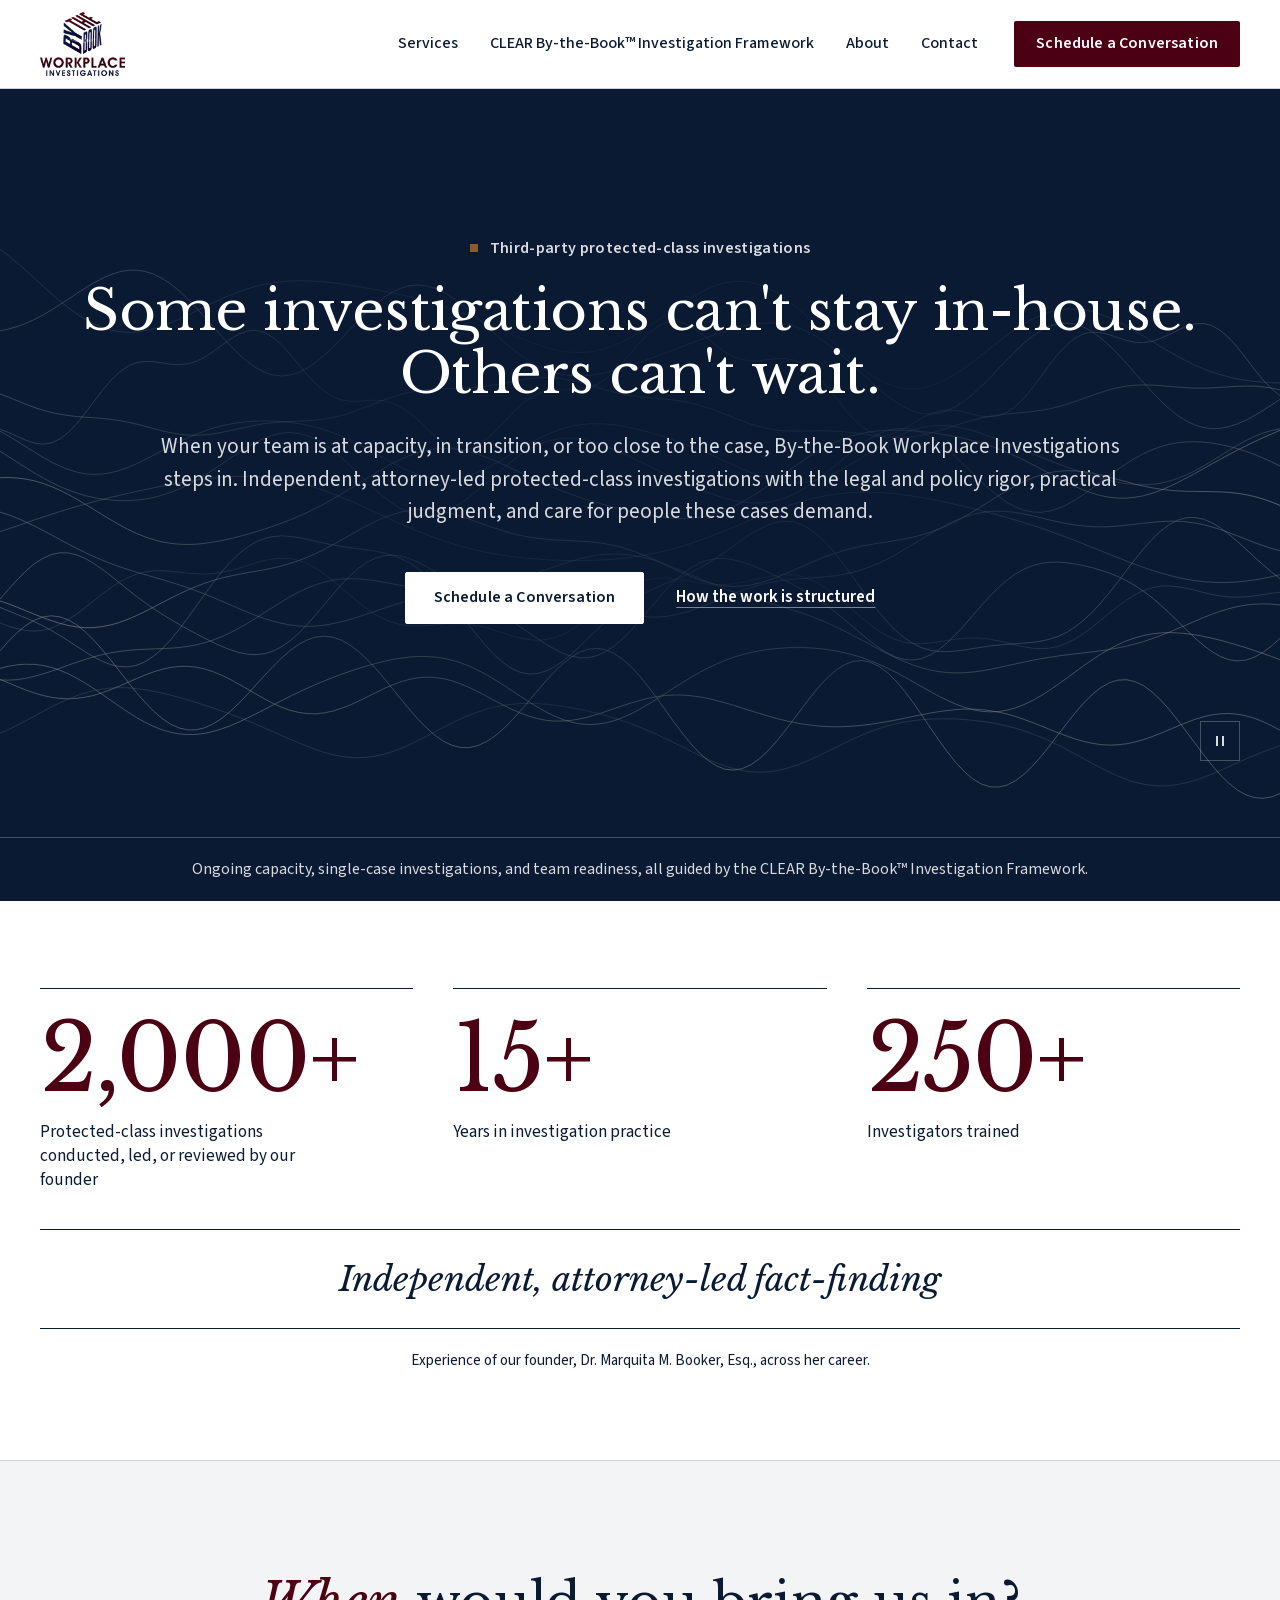
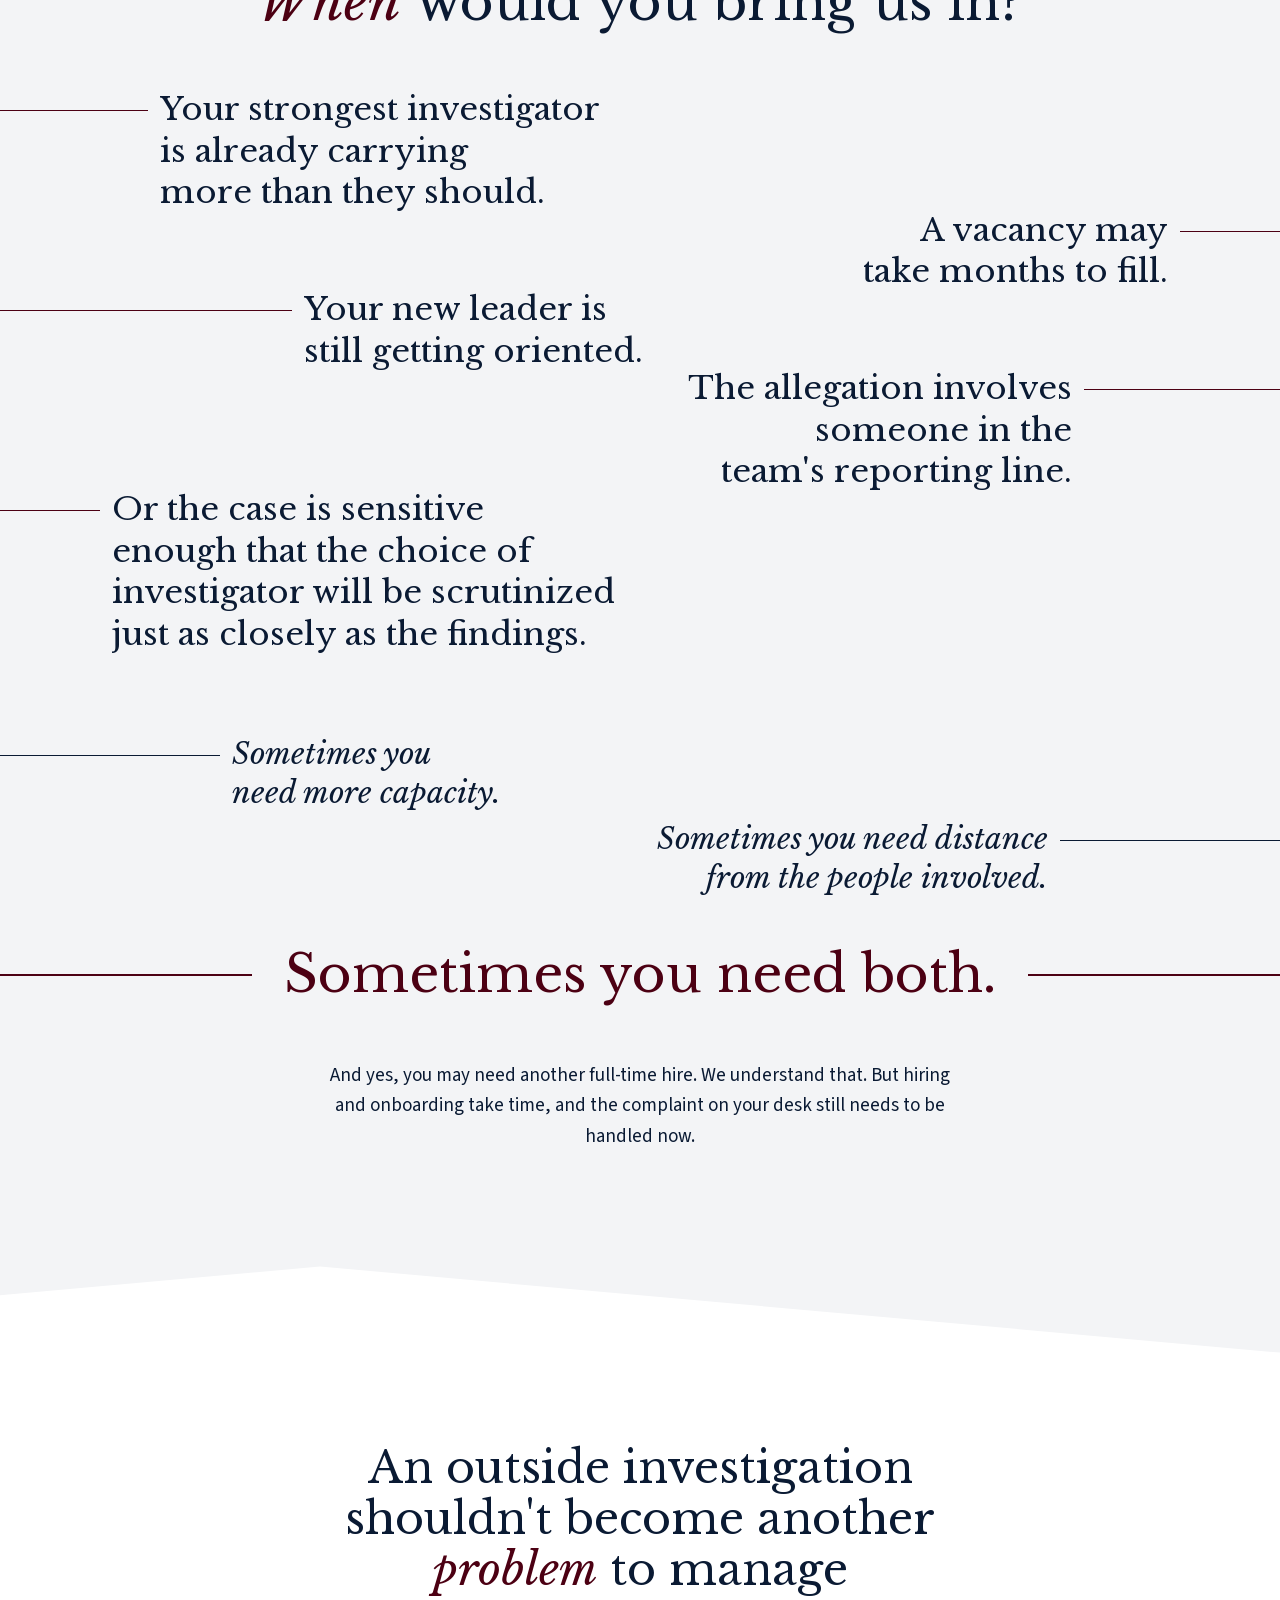
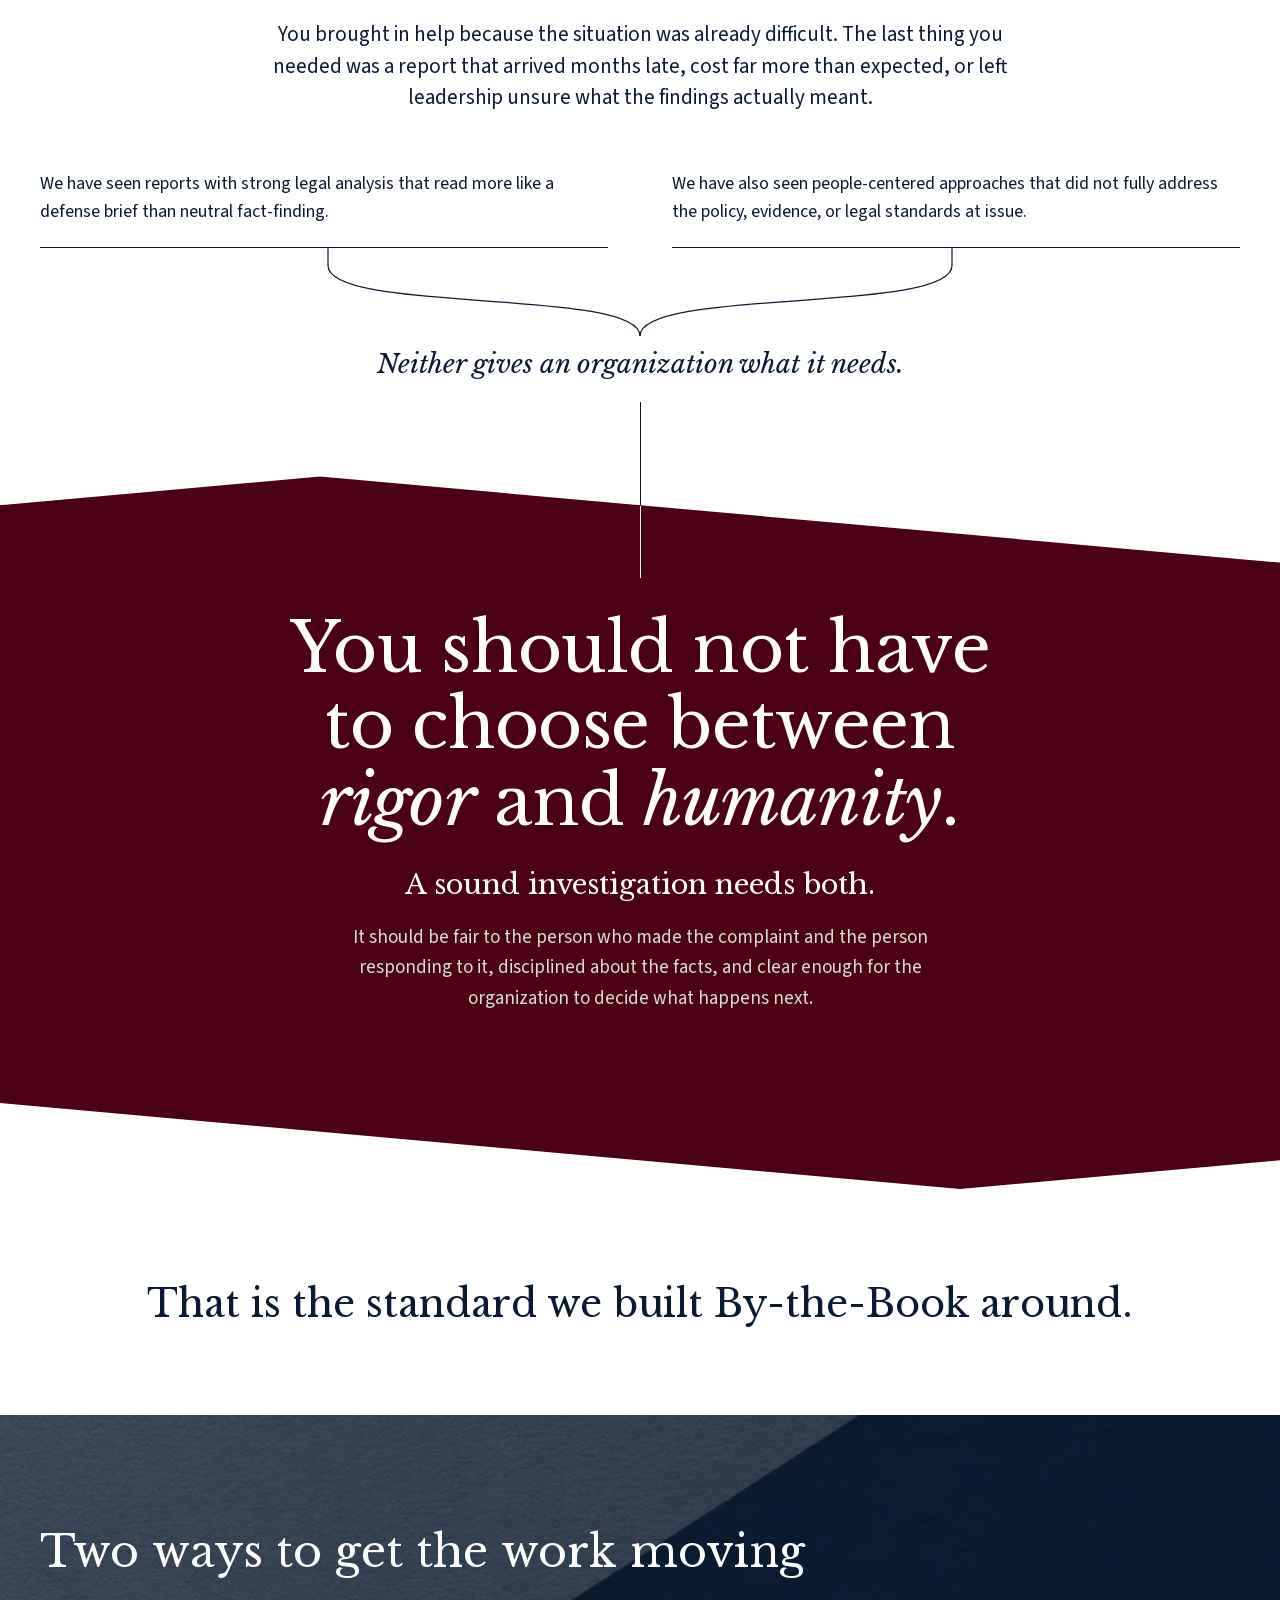
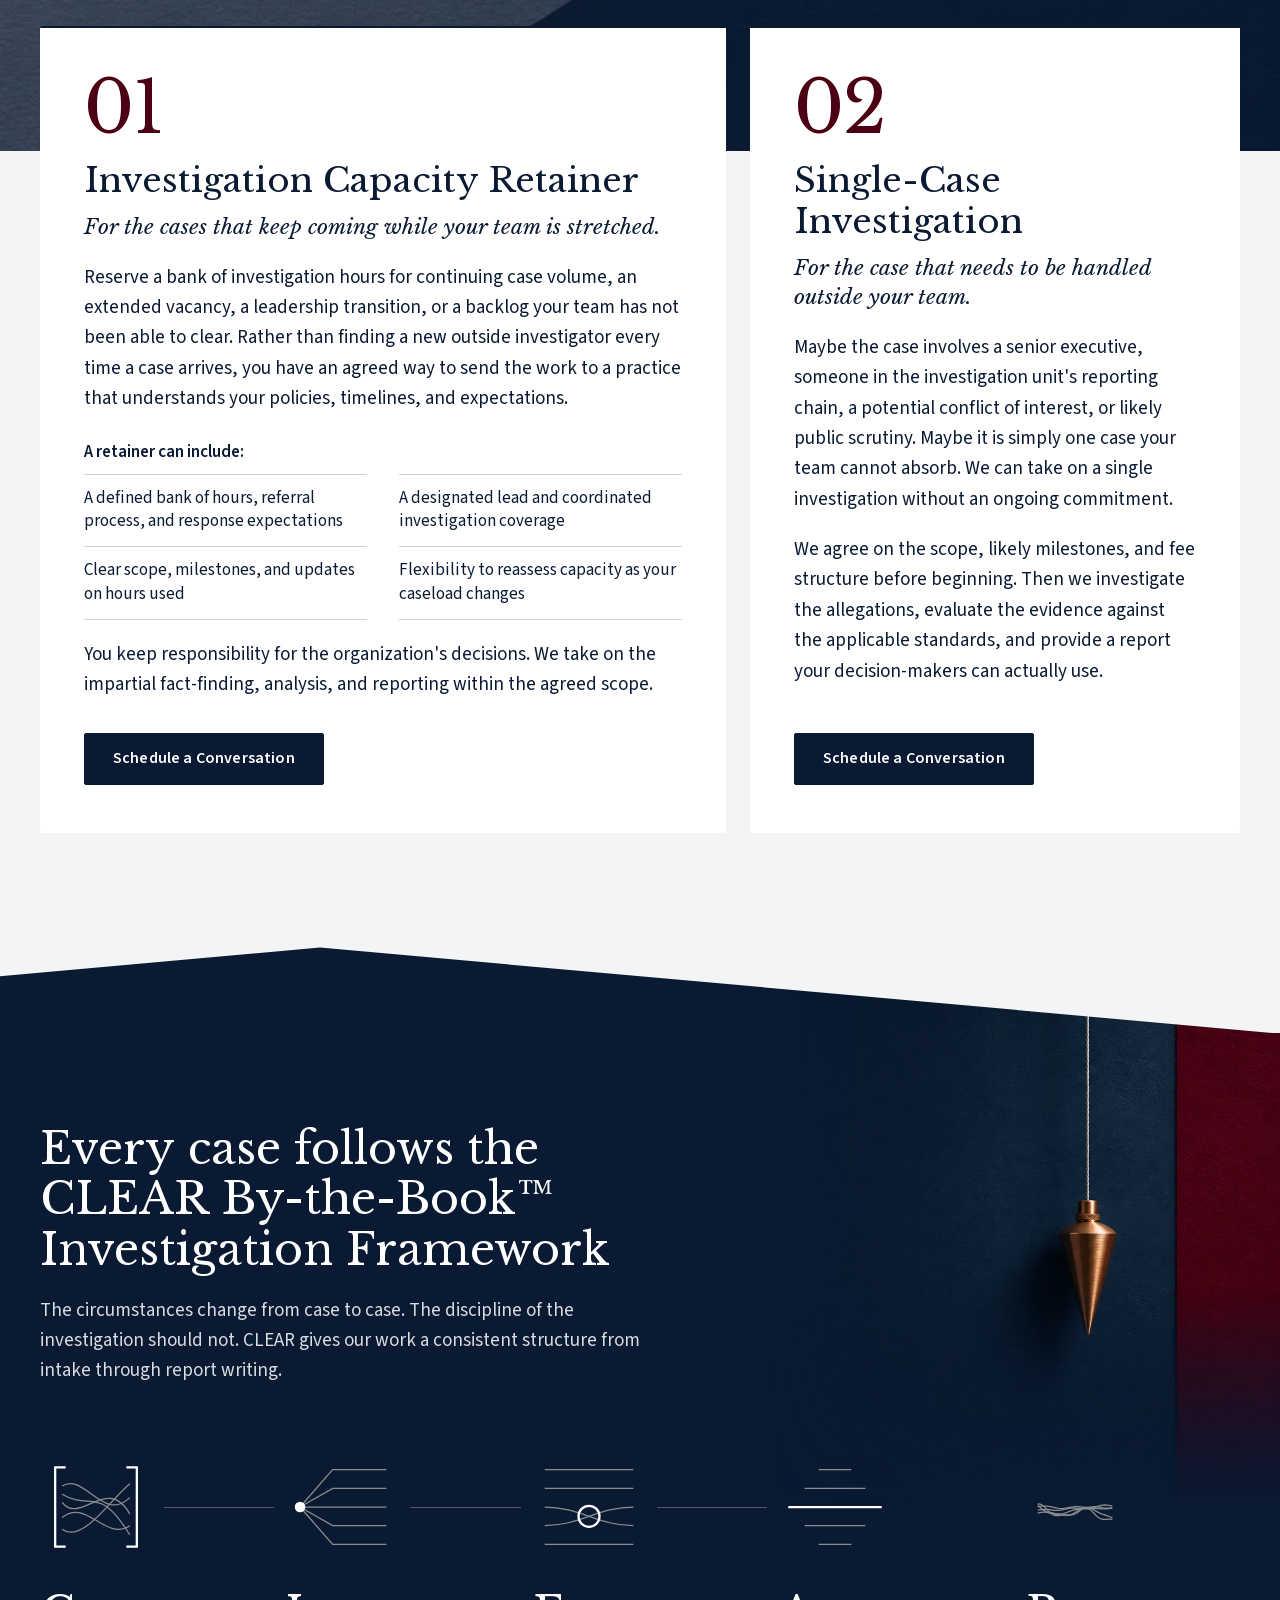
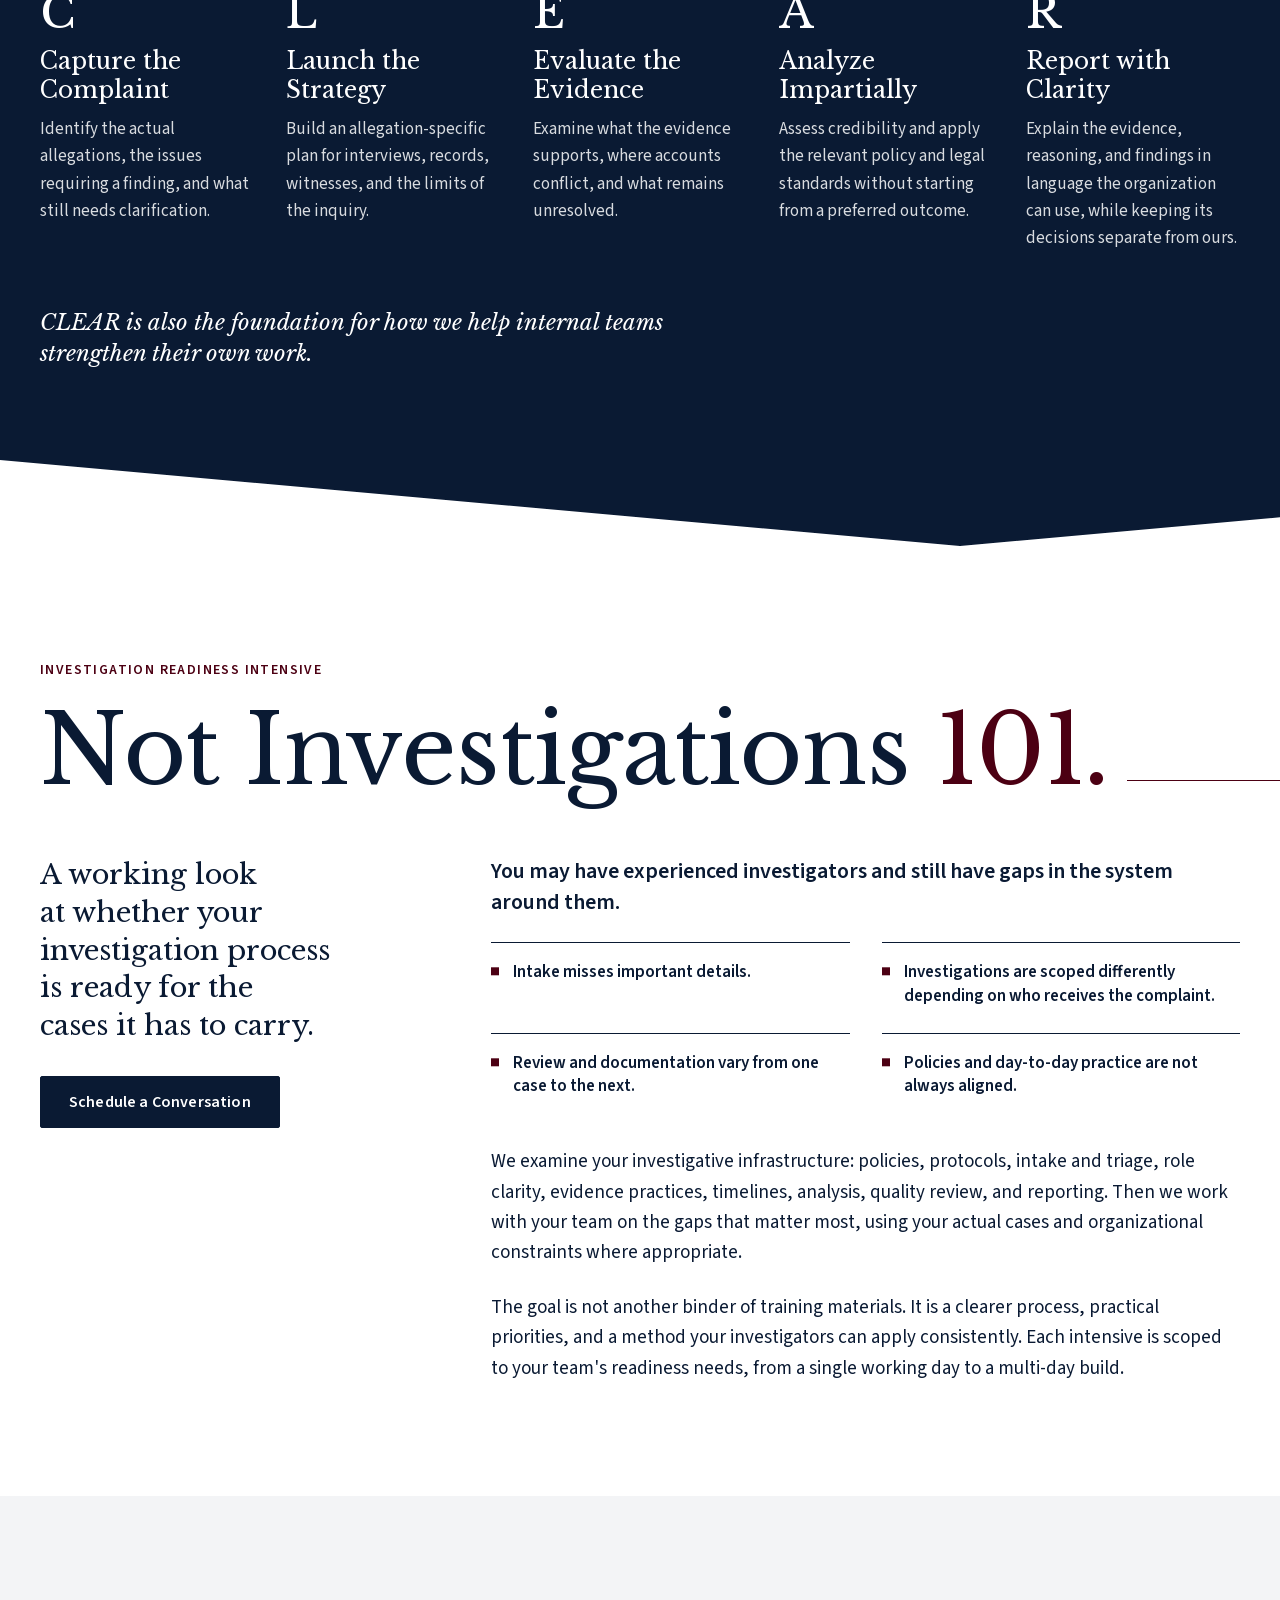
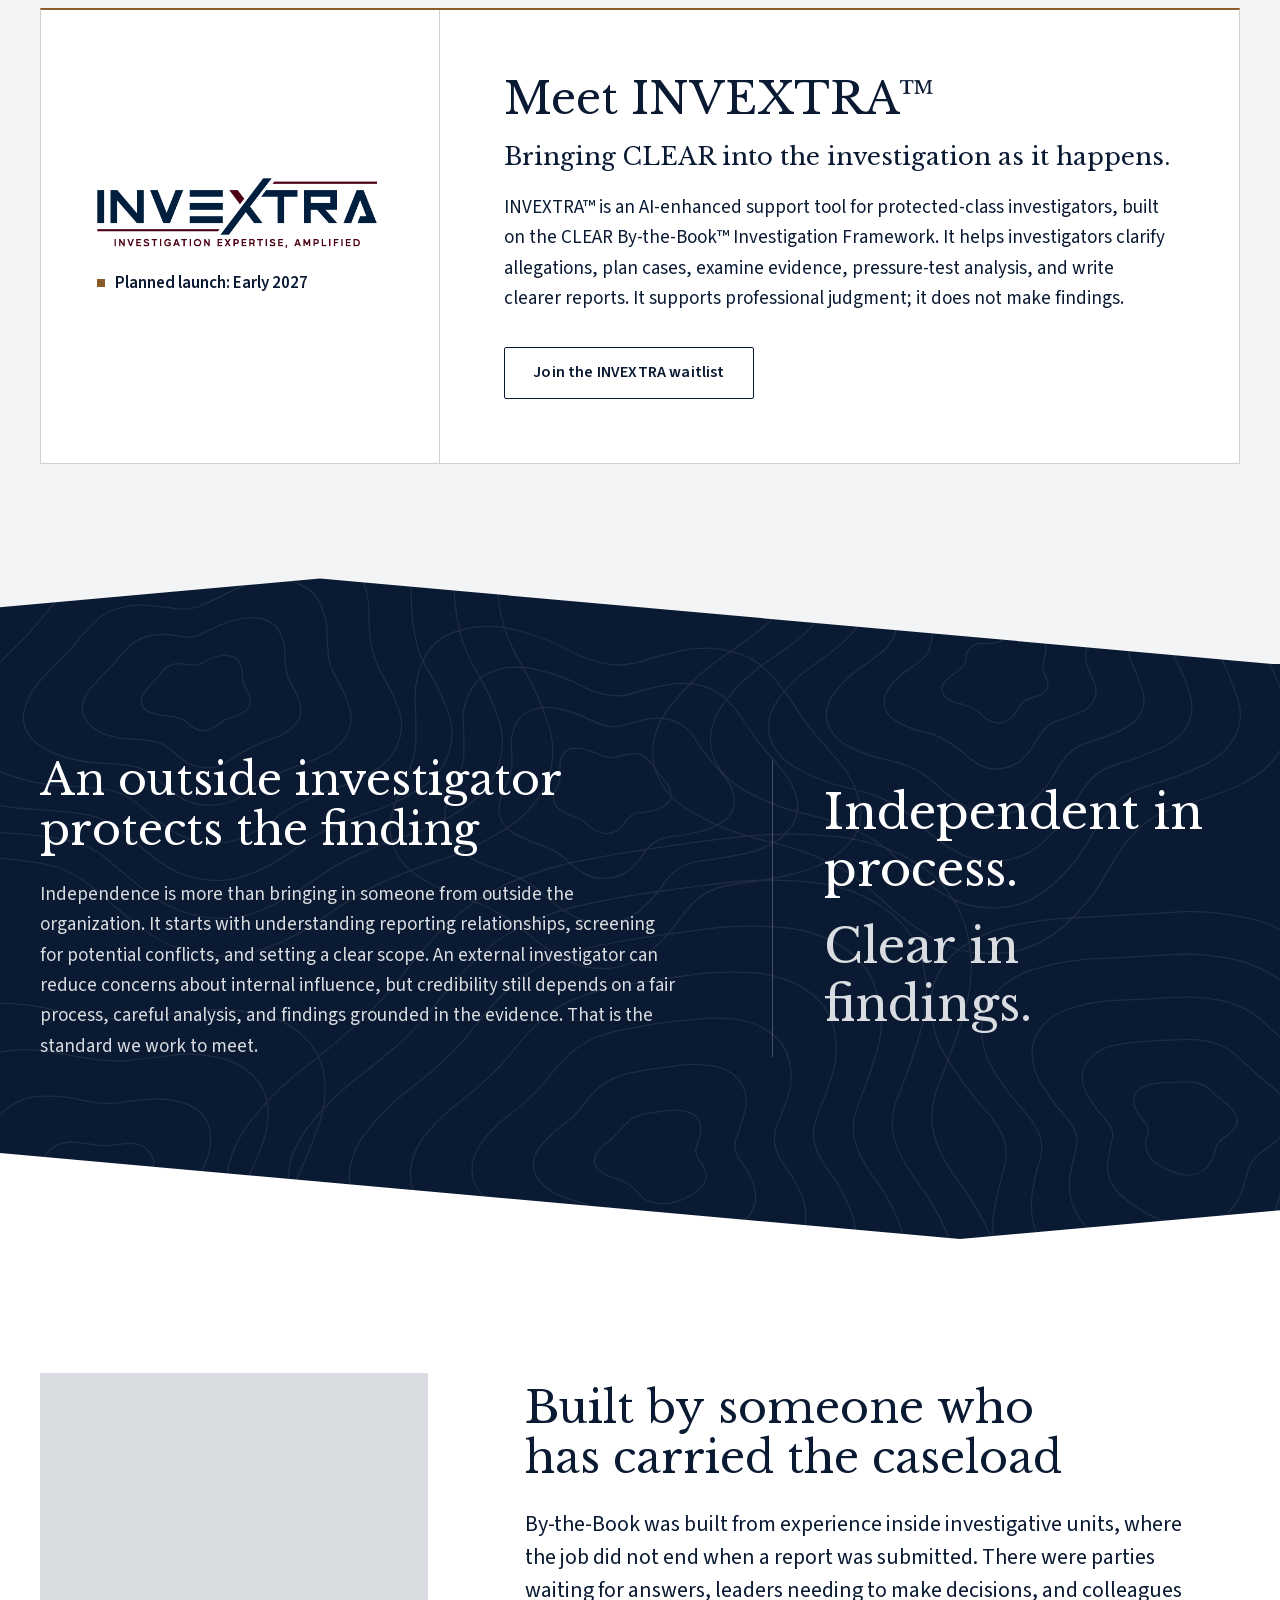
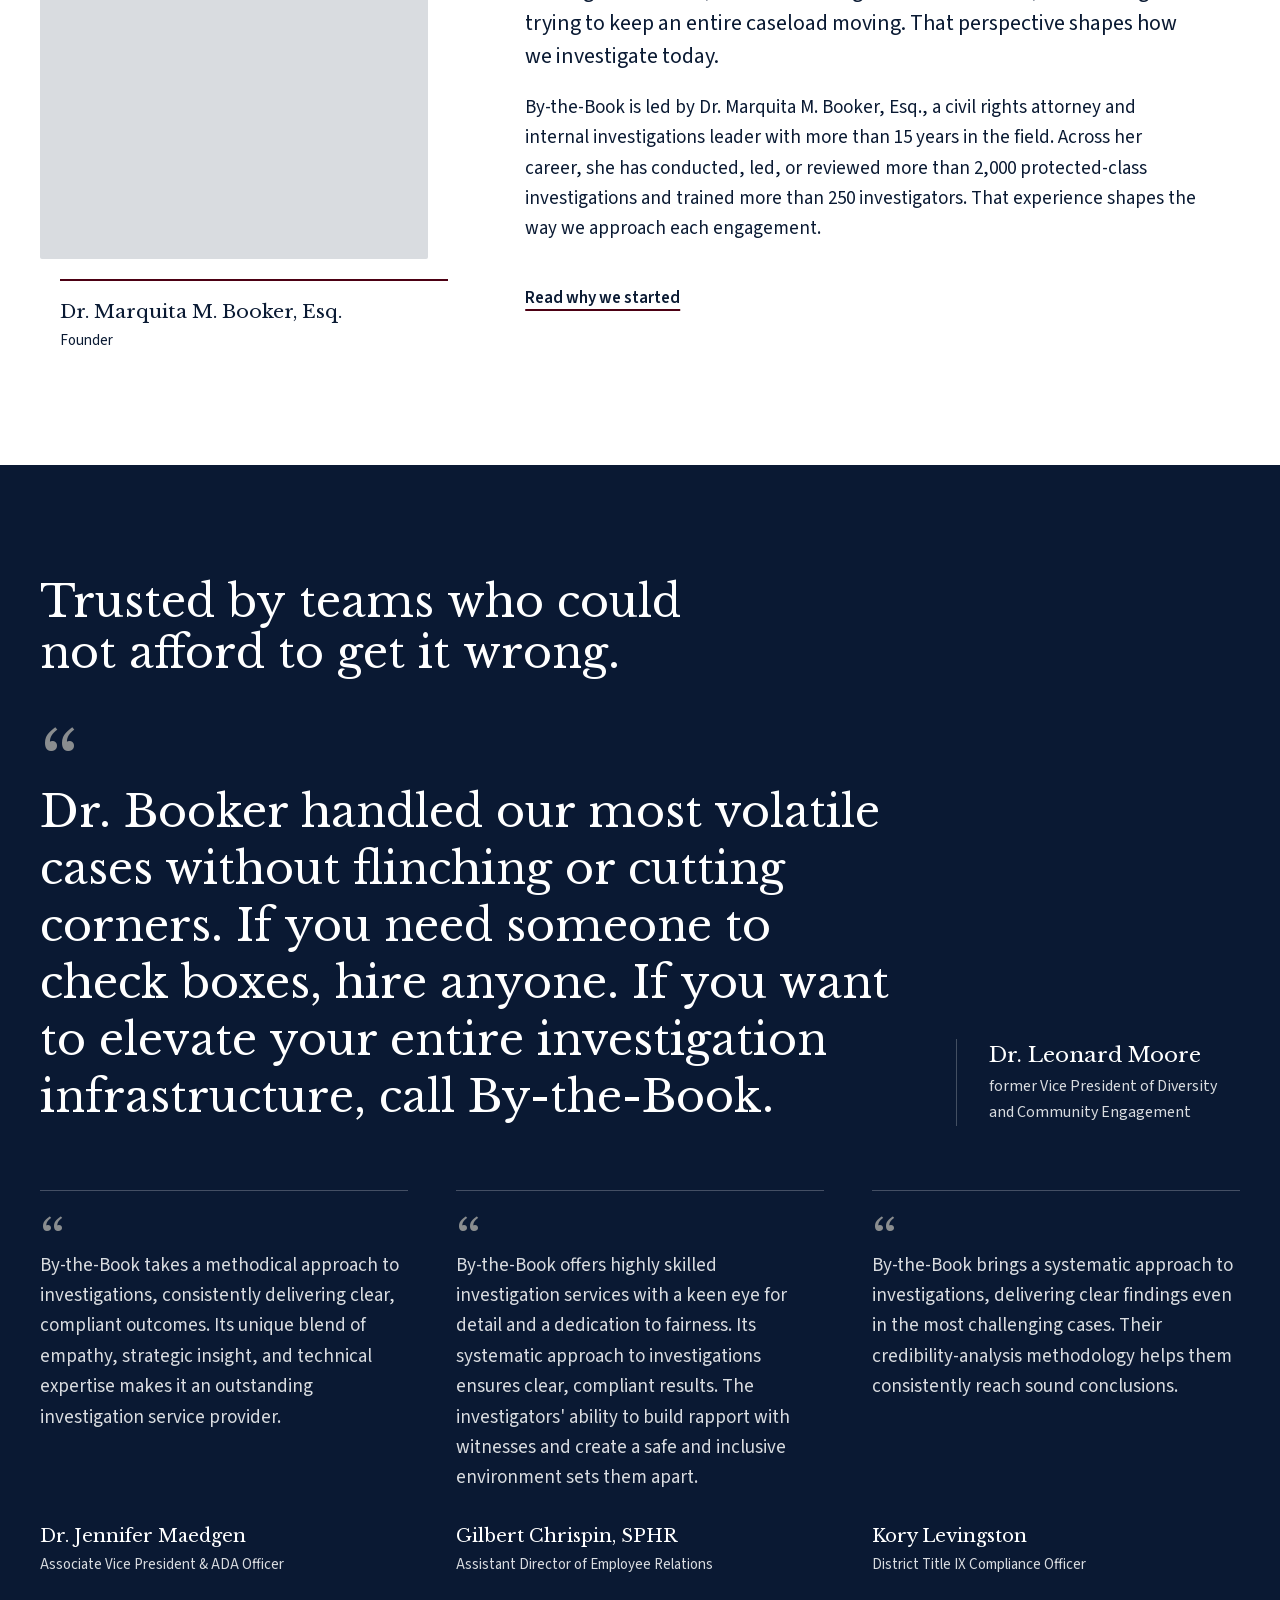
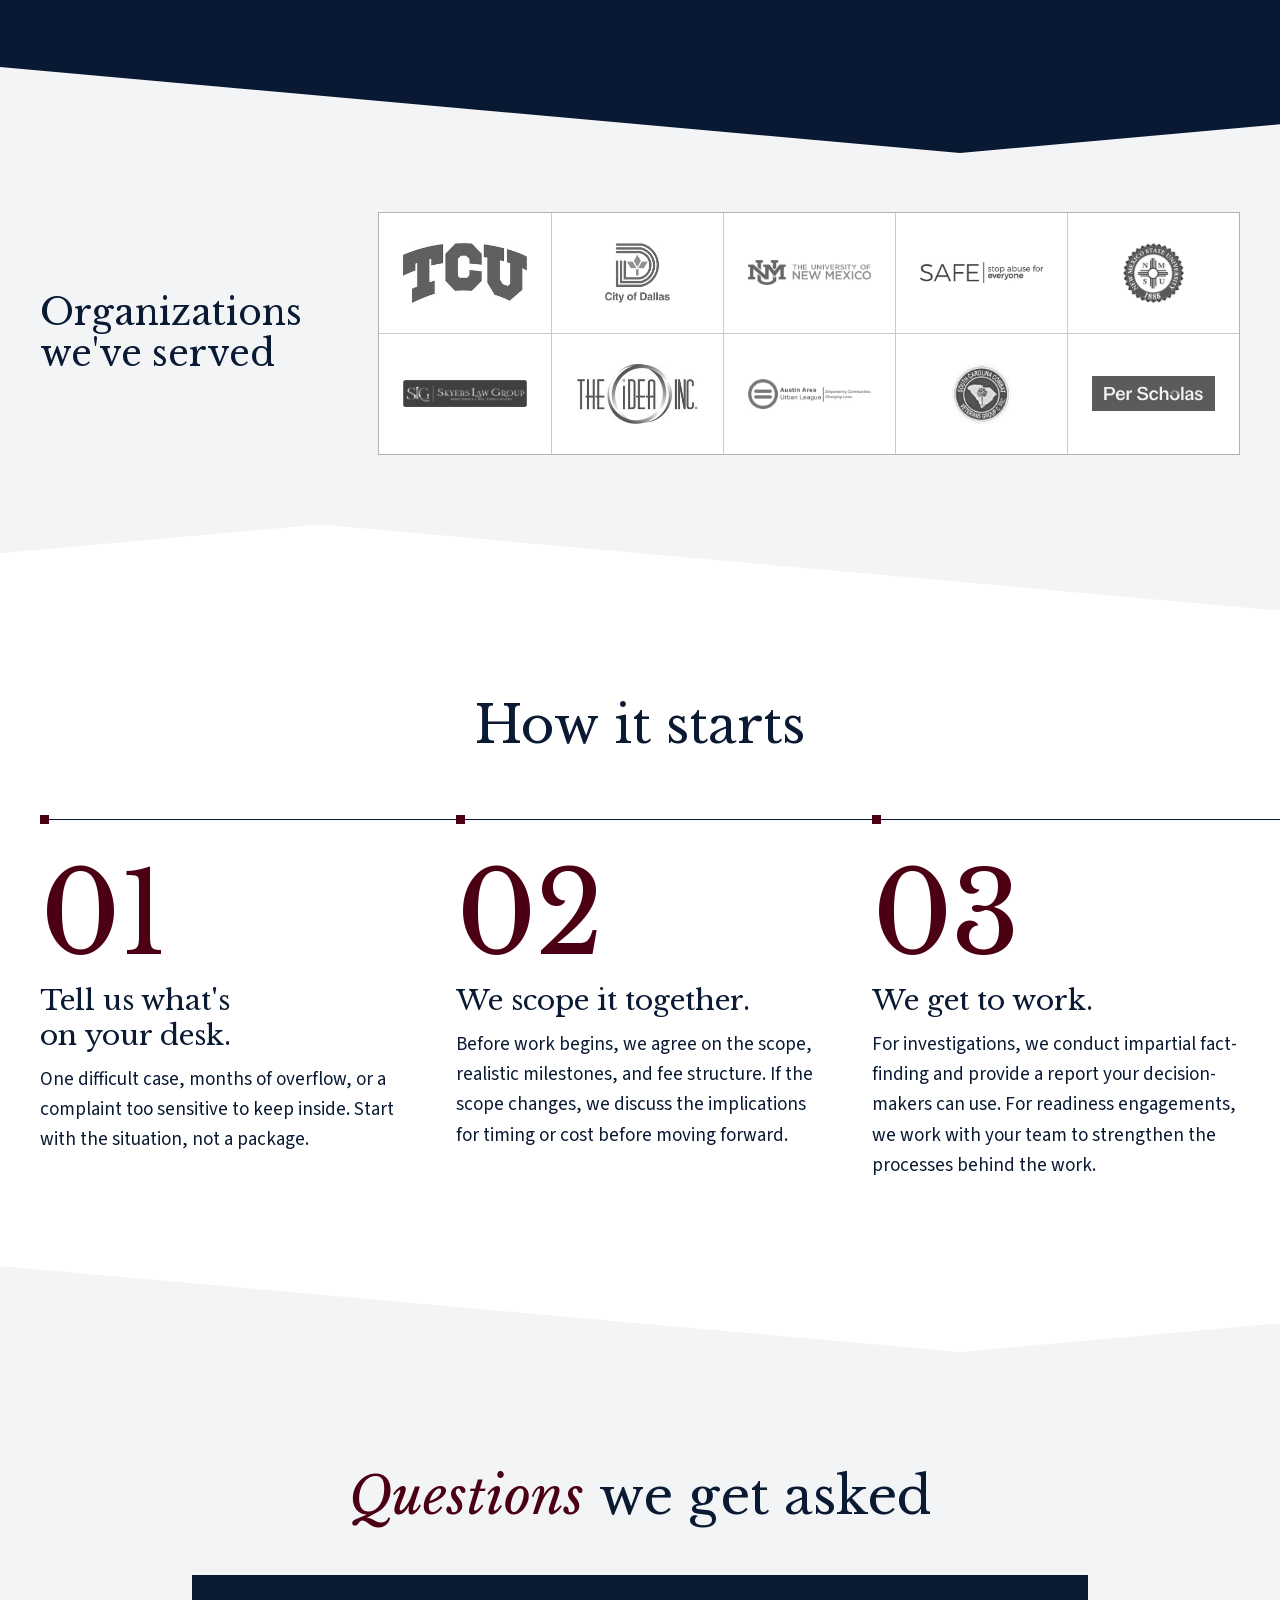
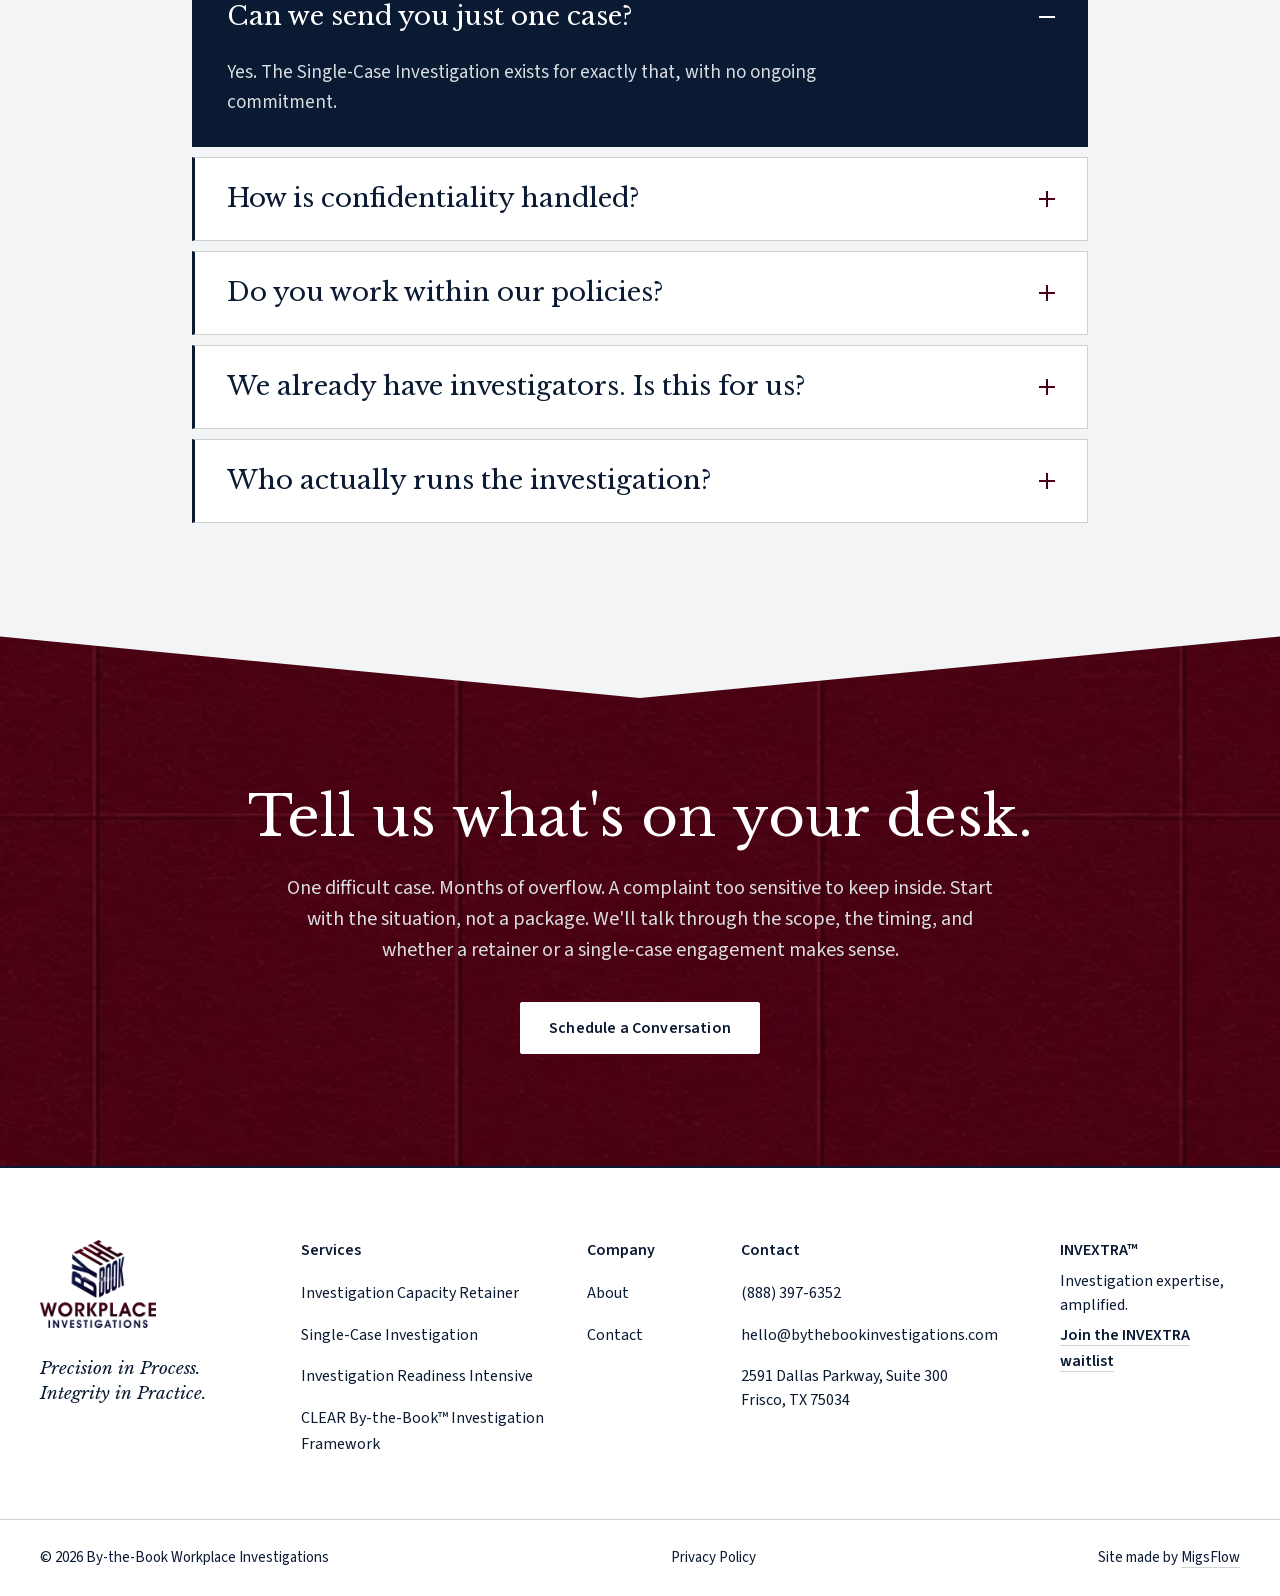
<file: index.html>
<!DOCTYPE html>
<html lang="en">
<head>
    <meta charset="utf-8">
    <meta name="viewport" content="width=device-width, initial-scale=1">

    <!-- DRAFT title and description: to be finalised in the SEO pass -->
    <title>By-the-Book Workplace Investigations</title>
    <meta name="description" content="Independent, attorney-led protected-class investigations for when your team is at capacity, in transition or too close to the case. Schedule a conversation.">
    <link rel="canonical" href="https://www.bythebookinvestigations.com/">

    <meta property="og:type" content="website">
    <meta property="og:title" content="By-the-Book Workplace Investigations">
    <meta property="og:description" content="Some investigations can't stay in-house. Others can't wait. Independent, attorney-led protected-class investigations.">
    <meta property="og:url" content="https://www.bythebookinvestigations.com/">
    <meta property="og:site_name" content="By-the-Book Workplace Investigations">
    <meta property="og:locale" content="en_US">
    <!-- The picture shown when the link is shared (LinkedIn, Facebook, iMessage, Slack, Discord...).
         It is a 1200 x 630 picture of the hero section. Social sites need the FULL web address here,
         not a short path. For now it uses the PREVIEW address (GitHub Pages), so previews work today.
         AT LAUNCH: change both image addresses below (og:image and twitter:image) to
         https://www.bythebookinvestigations.com/images/social/og-home.jpg
         If the hero changes, remake this picture (see the change log in CLAUDE.md, 2026-11-18). -->
    <meta property="og:image" content="https://mfebres0919.github.io/By-The-Book-Investigations/images/social/og-home.jpg">
    <meta property="og:image:type" content="image/jpeg">
    <meta property="og:image:width" content="1200">
    <meta property="og:image:height" content="630">
    <meta property="og:image:alt" content="Some investigations can't stay in-house. Others can't wait. By-the-Book Workplace Investigations.">
    <!-- The same card for X (Twitter) -->
    <meta name="twitter:card" content="summary_large_image">
    <meta name="twitter:title" content="By-the-Book Workplace Investigations">
    <meta name="twitter:description" content="Some investigations can't stay in-house. Others can't wait. Independent, attorney-led protected-class investigations.">
    <meta name="twitter:image" content="https://mfebres0919.github.io/By-The-Book-Investigations/images/social/og-home.jpg">
    <meta name="twitter:image:alt" content="Some investigations can't stay in-house. Others can't wait. By-the-Book Workplace Investigations.">
    <meta name="theme-color" content="#0A1A33">
    <!-- Favicon set: the small icon in the browser tab, bookmarks, phone home screens and Google results -->
    <link rel="icon" href="favicon.ico" sizes="32x32">
    <link rel="icon" href="favicon.svg" type="image/svg+xml">
    <link rel="apple-touch-icon" href="apple-touch-icon.png">
    <link rel="manifest" href="site.webmanifest">
    <!-- Still to add before launch: LocalBusiness schema -->

    <!-- Preload what the first screen needs: the two upright fonts. (The hero background is now
         drawn lines, not a picture, so there is no image to preload.) -->
    <link rel="preload" href="fonts/source-sans-3-v20-latin-variable.woff2" as="font" type="font/woff2" crossorigin>
    <link rel="preload" href="fonts/libre-baskerville-v24-latin-variable.woff2" as="font" type="font/woff2" crossorigin>

    <link rel="stylesheet" href="css/global.css">
    <link rel="stylesheet" href="css/styles.css">
    <!-- Only loads when JavaScript is off, so the phone menu is still reachable -->
    <noscript><link rel="stylesheet" href="css/no-js.css"></noscript>

    <script src="javascript/global.js" defer></script>
</head>
<body id="top">
    <a class="skip-link" href="#main">Skip to main content</a>

    <!-- ============ HEADER AND NAVIGATION (shared by every page) ============ -->
    <header class="site-header">
        <div class="site-header__inner container">
            <!-- The logo's alt text names the business; the hidden "home" tells screen readers where the link goes -->
            <a class="site-header__logo" href="./">
                <span class="visually-hidden">Home:</span>
                <picture>
                    <source srcset="images/brand/by-the-book-logo-sm.webp" type="image/webp">
                    <img src="images/brand/by-the-book-logo-sm.png" alt="By-the-Book Workplace Investigations"
                         width="280" height="212" decoding="async">
                </picture>
            </a>

            <!-- Phone menu button. aria-expanded tells screen readers whether the menu is open. -->
            <button class="nav-toggle" type="button" aria-expanded="false" aria-controls="site-nav">
                <span class="visually-hidden">Menu</span>
                <span class="nav-toggle__bars" aria-hidden="true">
                    <span class="nav-toggle__bar"></span>
                    <span class="nav-toggle__bar"></span>
                </span>
            </button>

            <nav class="site-nav" id="site-nav" aria-label="Main">
                <!-- Links follow the order of the homepage sections. "CLEAR By-the-Book™ Investigation Framework" (her
                     exact term, round-two feedback) jumps to that section on the homepage (it has no page of
                     its own); the others go to their own pages. The separate "Investigation Capacity Retainer"
                     link was removed at her suggestion: the retainer already appears under Services. -->
                <ul class="site-nav__list">
                    <li class="site-nav__item"><a class="site-nav__link" href="services/">Services</a></li>
                    <li class="site-nav__item"><a class="site-nav__link" href="#process">CLEAR <span class="nowrap">By-the-Book™</span> Investigation Framework</a></li>
                    <li class="site-nav__item"><a class="site-nav__link" href="about/">About</a></li>
                    <li class="site-nav__item"><a class="site-nav__link" href="contact/">Contact</a></li>
                </ul>

                <a class="btn btn--primary site-nav__cta" href="contact/">Schedule a Conversation</a>

                <!-- Contact details: shown in the phone menu only. Taken from the current live site; confirm with the client. -->
                <address class="site-nav__contact">
                    <a class="site-nav__contact-link" href="tel:+18883976352">(888) 397-6352</a>
                    <a class="site-nav__contact-link" href="mailto:hello@bythebookinvestigations.com">hello@bythebookinvestigations.com</a>
                    <span class="site-nav__contact-text">2591 Dallas Parkway, Suite 300<br>Frisco, TX 75034</span>
                </address>
            </nav>
        </div>
    </header>

    <main id="main">

        <!-- ============ HERO ============ -->
        <section class="hero" aria-labelledby="hero-title">
            <!-- The "stage" is everything above the trust line: the drawn background and the text. -->
            <div class="hero__stage">
                <!-- Background drawing: scattered lines that gather and settle into one straight line
                     (many accounts, one clear finding). It is decorative, so it is hidden from screen
                     readers. The lines themselves are drawn by global.js (section 8, "Hero lines"),
                     which is why this <svg> is nearly empty here. Without JavaScript the hero is plain navy. -->
                <div class="hero__bg" aria-hidden="true">
                    <svg class="hero__lines" focusable="false">
                        <defs>
                            <!-- Lets the bright line fade in at its left end instead of starting abruptly -->
                            <linearGradient id="hero-finding-fade" gradientUnits="userSpaceOnUse">
                                <stop class="hero__fade-from" offset="0"/>
                                <stop class="hero__fade-to" offset="1"/>
                            </linearGradient>
                        </defs>
                        <g class="hero__threads"></g>
                        <path class="hero__finding" stroke="url(#hero-finding-fade)" pathLength="1"/>
                    </svg>
                </div>

                <!-- Pause button for the drawing. It starts hidden; global.js shows it only when the
                     lines are actually moving. The two icons swap when it is pressed (styles.css). -->
                <button class="hero__pause" type="button" aria-label="Pause background animation" hidden>
                    <svg class="hero__pause-icon hero__pause-icon--pause" aria-hidden="true" focusable="false" width="14" height="14" viewBox="0 0 14 14"><path d="M4 2v10M10 2v10" fill="none" stroke="currentColor" stroke-width="2"/></svg>
                    <svg class="hero__pause-icon hero__pause-icon--play" aria-hidden="true" focusable="false" width="14" height="14" viewBox="0 0 14 14"><path d="M3.5 1.5v11l9-5.5z" fill="currentColor"/></svg>
                </button>

                <div class="hero__inner container">
                    <!-- All hero wording is from her final copy ("Homepage and About Us.docx", section 1). -->
                    <p class="hero__eyebrow">Third-party protected-class investigations</p>

                    <!-- Two sentences on two lines. Each word is in its own span so the CSS can bring the
                         words in one after another on page load; the second sentence starts a beat later. -->
                    <h1 class="hero__title" id="hero-title">
                        <span class="hero__line"><span class="hero__word">Some</span> <span class="hero__word">investigations</span> <span class="hero__word">can't</span> <span class="hero__word">stay</span> <span class="hero__word">in-house.</span></span>
                        <span class="hero__line"><span class="hero__word">Others</span> <span class="hero__word">can't</span> <span class="hero__word">wait.</span></span>
                    </h1>
                    <p class="hero__lead">When your team is at capacity, in transition, or too close to the case, By-the-Book Workplace Investigations steps in. Independent, attorney-led protected-class investigations with the legal and policy rigor, practical judgment, and care for people these cases demand.</p>

                    <!-- One button only (her design note). The second action is a plain text link that jumps
                         down to the two ways of working together. -->
                    <div class="hero__actions">
                        <a class="btn btn--light hero__btn" href="contact/">Schedule a Conversation</a>
                        <a class="hero__link" href="#services">How the work is structured</a>
                    </div>
                </div>
            </div>

            <!-- Trust line: a quiet strip along the foot of the hero -->
            <div class="hero__trust">
                <div class="hero__trust-inner container">
                    <p class="hero__trust-text">Ongoing capacity, single-case investigations, and team readiness, all guided by the CLEAR <span class="nowrap">By-the-Book™</span> Investigation Framework.</p>
                </div>
            </div>
        </section>

        <!-- ============ STAT STRIP (her section 2) ============
             Three figures and one statement, straight from her copy. Her notes: the figures describe the
             founder's whole career, not only work done under the By-the-Book name, so the line under the
             strip says so (wording from her Services page).
             Each number counts up once when it scrolls into view (global.js part 6). The counting span is
             hidden from screen readers; they read the finished figure in the visually-hidden span beside it. -->
        <section class="stats" aria-label="Experience">
            <div class="container">
                <ul class="stats__list" role="list" data-reveal-group>
                    <li class="stat" data-reveal="up">
                        <p class="stat__figure"><span aria-hidden="true" data-count="2000" data-suffix="+">2,000+</span><span class="visually-hidden">2,000+</span></p>
                        <p class="stat__label">Protected-class investigations conducted, led, or reviewed by our founder</p>
                    </li>
                    <li class="stat" data-reveal="up">
                        <p class="stat__figure"><span aria-hidden="true" data-count="15" data-suffix="+">15+</span><span class="visually-hidden">15+</span></p>
                        <p class="stat__label">Years in investigation practice</p>
                    </li>
                    <li class="stat" data-reveal="up">
                        <p class="stat__figure"><span aria-hidden="true" data-count="250" data-suffix="+">250+</span><span class="visually-hidden">250+</span></p>
                        <p class="stat__label">Investigators trained</p>
                    </li>
                    <li class="stat stat--statement" data-reveal="up">
                        <p class="stat__statement">Independent, <span class="nowrap">attorney-led</span> <span class="nowrap">fact-finding</span></p>
                    </li>
                </ul>
                <p class="stats__note" data-reveal="fade">Experience of our founder, Dr. Marquita M. Booker, Esq., across her career.</p>
            </div>
        </section>

        <!-- ============ WHEN WOULD YOU BRING US IN? (her section 3) ============
             Her three paragraphs, word for word. The first paragraph is five situations, so each of
             its sentences gets its own line in a list; nothing is added or removed. The second
             paragraph ("Sometimes...") is set larger, as the point the list builds up to. -->
        <section class="when" aria-labelledby="when-title">
            <div class="container">
                <h2 class="when__title" id="when-title" data-split="words"><em class="accent">When</em> would you bring us in?</h2>

                <!-- The five situations alternate: the first comes in from the LEFT edge of the screen, the
                     second from the RIGHT, and so on, each with a thin line running in from its edge.
                     data-reveal-together makes all five arrive at the same moment (global.js, section 4).
                     The words sit in their own span ("when__words") so they can fade in sideways,
                     starting from the end where the line is (styles.css). -->
                <ul class="when__list" role="list" data-reveal-together>
                    <li class="when__item" data-reveal="left"><span class="when__words">Your strongest investigator is already carrying more than they should.</span></li>
                    <li class="when__item" data-reveal="right"><span class="when__words">A vacancy may take months to fill.</span></li>
                    <li class="when__item" data-reveal="left"><span class="when__words">Your new leader is still getting oriented.</span></li>
                    <li class="when__item" data-reveal="right"><span class="when__words">The allegation involves someone in the team's reporting line.</span></li>
                    <li class="when__item" data-reveal="left"><span class="when__words">Or the case is sensitive enough that the choice of investigator will be scrutinized just as closely as the findings.</span></li>
                </ul>

                <!-- "Sometimes...": the same pattern. Capacity from one side, distance from the other, and
                     "both" in the middle with a line reaching it from each side. The three arrive together. -->
                <p class="when__statement" data-reveal-together>
                    <span class="when__line when__line--left" data-reveal="left"><span class="when__words">Sometimes you need more capacity.</span></span>
                    <span class="when__line when__line--right" data-reveal="right"><span class="when__words">Sometimes you need distance from the people involved.</span></span>
                    <span class="when__line when__line--both" data-reveal="up"><span class="when__both-text">Sometimes you need both.</span></span>
                </p>

                <p class="when__text" data-reveal="fade">And yes, you may need another full-time hire. We understand that. But hiring and onboarding take time, and the complaint on your desk still needs to be handled now.</p>
            </div>
        </section>

        <!-- ============ AN OUTSIDE INVESTIGATION SHOULDN'T BECOME ANOTHER PROBLEM (her section 4) ============
             Her four paragraphs, word for word, in order. The layout makes her argument:
             1. the heading and opening paragraph, on white;
             2. the two ways an outside report goes wrong, side by side (on phones too). A line drops
                from each, and the two join at "Neither gives an organization what it needs.";
             3. one line carries on down into a full-width burgundy band, where the first sentence of
                her third paragraph, "You should not have to choose between rigor and humanity.", is
                the largest type on the page after the hero (her round-two note asked for it to be
                emphasised). The rest of that paragraph follows it, inside the band;
             4. her closing line, back on white. -->
        <section class="standard" aria-labelledby="standard-title">
            <!-- Angled divider from the grey section above: the same shape as the others, filled with that grey -->
            <svg class="standard__divider" aria-hidden="true" xmlns="http://www.w3.org/2000/svg" viewBox="0 0 1000 100" preserveAspectRatio="none"><path d="M0 0v36L250 4l750 96V0H0z"/></svg>

            <div class="standard__inner container">
                <h2 class="standard__title" id="standard-title" data-split="words">An outside investigation shouldn't become another <em class="accent">problem</em> to manage</h2>
                <p class="standard__lead" data-reveal="fade" data-delay="2">You brought in help because the situation was already difficult. The last thing you needed was a report that arrived months late, cost far more than expected, or left leadership unsure what the findings actually meant.</p>

                <div class="standard__pair">
                    <p class="standard__side" data-reveal="left">We have seen reports with strong legal analysis that read more like a defense brief than neutral fact-finding.</p>
                    <p class="standard__side" data-reveal="right">We have also seen people-centered approaches that did not fully address the policy, evidence, or legal standards at issue.</p>
                    <!-- The two lines: one down from the middle of each sentence, joining in the centre.
                         Each is its own drawing so they can be traced in one after the other (styles.css).
                         preserveAspectRatio="none" lets them stretch to any width. Decorative. -->
                    <div class="standard__join" aria-hidden="true">
                        <svg class="standard__join-line" focusable="false" viewBox="0 0 100 40" preserveAspectRatio="none"><path d="M24 0v8c0 22 26 10 26 32"/></svg>
                        <svg class="standard__join-line standard__join-line--right" focusable="false" viewBox="0 0 100 40" preserveAspectRatio="none"><path d="M76 0v8c0 22-26 10-26 32"/></svg>
                    </div>
                    <!-- data-draw=".standard": when this sentence scrolls into view, global.js adds "is-drawn"
                         to the section, which starts the lines tracing: left, right, then the one going down. -->
                    <p class="standard__neither" data-reveal="up" data-delay="3" data-draw=".standard">Neither gives an organization what it needs.</p>
                </div>
                <!-- The single line that carries on down into the burgundy band -->
                <div class="standard__drop" aria-hidden="true"></div>
            </div>

            <div class="standard__band">
                <!-- Angled dividers, the same shape as the others on the page. The top one is white and
                     lies over the top of the band, so the white above appears to cut down into the
                     burgundy at an angle; the bottom one is the same shape turned upside down. -->
                <svg class="standard__band-divider" aria-hidden="true" xmlns="http://www.w3.org/2000/svg" viewBox="0 0 1000 100" preserveAspectRatio="none"><path d="M0 0v36L250 4l750 96V0H0z"/></svg>
                <svg class="standard__band-divider standard__band-divider--bottom" aria-hidden="true" xmlns="http://www.w3.org/2000/svg" viewBox="0 0 1000 100" preserveAspectRatio="none"><path d="M0 0v36L250 4l750 96V0H0z"/></svg>
                <div class="container">
                    <div class="standard__drop standard__drop--band" aria-hidden="true"></div>
                    <!-- Her third paragraph, still one paragraph. Each sentence is in its own span so the
                         first can be set very large; nothing is reworded. <em> marks the two words the
                         sentence turns on. -->
                    <p class="standard__text">
                        <span class="standard__statement" data-reveal="up">You should not have to choose between <em>rigor</em> and <em>humanity</em>.</span>
                        <span class="standard__both" data-reveal="fade" data-delay="2">A sound investigation needs both.</span>
                        <span class="standard__rest" data-reveal="fade" data-delay="3">It should be fair to the person who made the complaint and the person responding to it, disciplined about the facts, and clear enough for the organization to decide what happens next.</span>
                    </p>
                </div>
            </div>

            <div class="container">
                <p class="standard__closing" data-reveal="up">That is the standard we built <span class="nowrap">By-the-Book</span> around.</p>
            </div>
        </section>

        <!-- ============ TWO WAYS TO GET THE WORK MOVING (her section 5) ============
             Two cards side by side (stacked on phones), one per way of working, word for word from her copy.
             The "01" and "02" are hers. Each card ends with the same button; the hidden words inside each
             button tell screen-reader users which service it belongs to.
             id="services" is what the hero link "How the work is structured" jumps to. -->
        <section class="ways" id="services" aria-labelledby="ways-title">
            <!-- The heading sits on a dark band with one of the brand images behind it. The two cards
                 start on the band and hang down over its lower edge onto the pale grey. -->
            <div class="ways__band">
                <picture class="ways__bg">
                    <source media="(min-width: 48rem)" srcset="images/backgrounds/silver-navy-diagonal.webp" type="image/webp">
                    <source media="(min-width: 48rem)" srcset="images/backgrounds/silver-navy-diagonal.jpg">
                    <source srcset="images/backgrounds/silver-navy-diagonal-m.webp" type="image/webp">
                    <img src="images/backgrounds/silver-navy-diagonal-m.jpg" alt="" aria-hidden="true"
                         width="800" height="600" loading="lazy" decoding="async">
                </picture>
                <div class="container">
                    <h2 class="ways__title" id="ways-title" data-split="words">Two ways to get the work moving</h2>
                </div>
            </div>

            <div class="container">

                <div class="ways__cards" data-reveal-group>
                    <article class="way" data-reveal="up">
                        <p class="way__number" aria-hidden="true">01</p>
                        <h3 class="way__title">Investigation Capacity Retainer</h3>
                        <p class="way__tagline">For the cases that keep coming while your team is stretched.</p>
                        <p class="way__text">Reserve a bank of investigation hours for continuing case volume, an extended vacancy, a leadership transition, or a backlog your team has not been able to clear. Rather than finding a new outside investigator every time a case arrives, you have an agreed way to send the work to a practice that understands your policies, timelines, and expectations.</p>
                        <p class="way__list-title">A retainer can include:</p>
                        <ul class="way__list">
                            <li class="way__item">A defined bank of hours, referral process, and response expectations</li>
                            <li class="way__item">A designated lead and coordinated investigation coverage</li>
                            <li class="way__item">Clear scope, milestones, and updates on hours used</li>
                            <li class="way__item">Flexibility to reassess capacity as your caseload changes</li>
                        </ul>
                        <p class="way__text">You keep responsibility for the organization's decisions. We take on the impartial fact-finding, analysis, and reporting within the agreed scope.</p>
                        <a class="btn btn--navy way__btn" href="contact/">Schedule a Conversation<span class="visually-hidden"> about an Investigation Capacity Retainer</span></a>
                    </article>

                    <article class="way" data-reveal="up">
                        <p class="way__number" aria-hidden="true">02</p>
                        <h3 class="way__title">Single-Case Investigation</h3>
                        <p class="way__tagline">For the case that needs to be handled outside your team.</p>
                        <p class="way__text">Maybe the case involves a senior executive, someone in the investigation unit's reporting chain, a potential conflict of interest, or likely public scrutiny. Maybe it is simply one case your team cannot absorb. We can take on a single investigation without an ongoing commitment.</p>
                        <p class="way__text">We agree on the scope, likely milestones, and fee structure before beginning. Then we investigate the allegations, evaluate the evidence against the applicable standards, and provide a report your decision-makers can actually use.</p>
                        <a class="btn btn--navy way__btn" href="contact/">Schedule a Conversation<span class="visually-hidden"> about a Single-Case Investigation</span></a>
                    </article>
                </div>
            </div>
        </section>

        <!-- ============ CLEAR (her section 6) ============
             Navy section, with the plumb-line photo beside the heading on desktop. No cards here (the section above has cards): the five
             steps are full-width rows, each led by its letter, so the letters spell CLEAR down the page.
             All wording is hers. id="process" is what the "CLEAR By-the-Book™ Investigation Framework" menu link jumps to. -->
        <section class="process" id="process" aria-labelledby="process-title">
            <!-- Angled divider between the "Two ways" section and this one. It is a pale grey shape laid over
                 the top of the navy section, so the grey above appears to cut into the navy at an angle.
                 preserveAspectRatio="none" lets it stretch to any screen width. Decorative, so aria-hidden. -->
            <svg class="process__divider" aria-hidden="true" xmlns="http://www.w3.org/2000/svg" viewBox="0 0 1000 100" preserveAspectRatio="none"><path d="M0 0v36L250 4l750 96V0H0z"/></svg>

            <!-- The plumb line (a weight on a string, the tool that shows what is truly upright): it hangs
                 in the empty space beside the heading, on desktop only. Decorative, so it is hidden from
                 screen readers. The picture itself is set in styles.css, so phones never download it. -->
            <div class="process__bg" aria-hidden="true"></div>

            <div class="process__inner container">
                <div class="process__intro">
                    <h2 class="process__title" id="process-title" data-split="words">Every case follows the CLEAR <span class="nowrap">By-the-Book™</span> Investigation Framework</h2>
                    <p class="process__lead" data-reveal="fade" data-delay="3">The circumstances change from case to case. The discipline of the investigation should not. CLEAR gives our work a consistent structure from intake through report writing.</p>
                </div>

                <!-- The five phases, each with its own mark. An ordered list, because they happen in this
                     order. The marks are a family: every one is drawn on the same square grid from five thin
                     lines (class "clear__line") plus one heavier accent ("clear__accent" or "clear__point"),
                     in the same line style as the hero. Read in order they go from scattered lines to one
                     clear line. They are finished drawings here in the HTML; global.js (section 9) only adds
                     the movement, so they still show with JavaScript off.
                     The marks and the big letters are for the eye only (aria-hidden): each phase's name
                     already says everything a screen reader needs. -->
                <ol class="clear" role="list" data-reveal-group>
                    <li class="clear__step" data-reveal="up">
                        <!-- C: five loose, crossing lines, held between two brackets -->
                        <svg class="clear__mark" aria-hidden="true" focusable="false" viewBox="0 0 96 96"><path class="clear__line" d="M19 30C38 18 54 62 77 40"/><path class="clear__line" d="M19 44C34 64 58 20 77 54"/><path class="clear__line" d="M19 57C40 40 56 78 77 64"/><path class="clear__line" d="M19 67C36 80 60 42 77 28"/><path class="clear__line" d="M19 37C44 52 50 28 77 72"/><path class="clear__accent" d="M22 14h-9v68h9M74 14h9v68h-9"/></svg>
                        <span class="clear__letter" aria-hidden="true">C</span>
                        <h3 class="clear__name">Capture the Complaint</h3>
                        <p class="clear__text">Identify the actual allegations, the issues requiring a finding, and what still needs clarification.</p>
                    </li>
                    <li class="clear__step" data-reveal="up">
                        <!-- L: from one starting point, five lines set off, each to its own place -->
                        <svg class="clear__mark" aria-hidden="true" focusable="false" viewBox="0 0 96 96"><path class="clear__line" d="M12 48L40 16h46"/><path class="clear__line" d="M12 48L40 32h46"/><path class="clear__line" d="M12 48h74"/><path class="clear__line" d="M12 48L40 64h46"/><path class="clear__line" d="M12 48L40 80h46"/><circle class="clear__point" cx="12" cy="48" r="4.5"/></svg>
                        <span class="clear__letter" aria-hidden="true">L</span>
                        <h3 class="clear__name">Launch the Strategy</h3>
                        <p class="clear__text">Build an allegation-specific plan for interviews, records, witnesses, and the limits of the inquiry.</p>
                    </li>
                    <li class="clear__step" data-reveal="up">
                        <!-- E: the lines laid side by side; two of them cross, and the crossing is examined -->
                        <svg class="clear__mark" aria-hidden="true" focusable="false" viewBox="0 0 96 96"><path class="clear__line" d="M10 16h76"/><path class="clear__line" d="M10 32h76"/><path class="clear__line" d="M10 48C40 48 56 64 86 64"/><path class="clear__line" d="M10 64C40 64 56 48 86 48"/><path class="clear__line" d="M10 80h76"/><circle class="clear__accent" cx="48" cy="56" r="9"/></svg>
                        <span class="clear__letter" aria-hidden="true">E</span>
                        <h3 class="clear__name">Evaluate the Evidence</h3>
                        <p class="clear__text">Examine what the evidence supports, where accounts conflict, and what remains unresolved.</p>
                    </li>
                    <li class="clear__step" data-reveal="up">
                        <!-- A: the same weight above and below one level line -->
                        <svg class="clear__mark" aria-hidden="true" focusable="false" viewBox="0 0 96 96"><path class="clear__line" d="M34 16h28"/><path class="clear__line" d="M22 32h52"/><path class="clear__line" d="M8 48h80"/><path class="clear__line" d="M22 64h52"/><path class="clear__line" d="M34 80h28"/><path class="clear__accent" d="M8 48h80"/></svg>
                        <span class="clear__letter" aria-hidden="true">A</span>
                        <h3 class="clear__name">Analyze Impartially</h3>
                        <p class="clear__text">Assess credibility and apply the relevant policy and legal standards without starting from a preferred outcome.</p>
                    </li>
                    <li class="clear__step" data-reveal="up">
                        <!-- R: the five lines have become one, ending in a full stop -->
                        <svg class="clear__mark" aria-hidden="true" focusable="false" viewBox="0 0 96 96"><path class="clear__line" d="M10 48h64"/><path class="clear__line" d="M10 48h64"/><path class="clear__line" d="M10 48h64"/><path class="clear__line" d="M10 48h64"/><path class="clear__line" d="M10 48h64"/><path class="clear__accent" d="M10 48h64"/><rect class="clear__point" x="78" y="43.5" width="9" height="9"/></svg>
                        <span class="clear__letter" aria-hidden="true">R</span>
                        <h3 class="clear__name">Report with Clarity</h3>
                        <p class="clear__text">Explain the evidence, reasoning, and findings in language the organization can use, while keeping its decisions separate from ours.</p>
                    </li>
                </ol>

                <p class="process__closing" data-reveal="fade">CLEAR is also the foundation for how we help internal teams strengthen their own work.</p>
            </div>

            <!-- Angled divider leading into the About section: the same shape as the one at the top,
                 turned upside down (in the CSS), so the white below cuts up into the navy at an angle. -->
            <svg class="process__divider process__divider--bottom" aria-hidden="true" xmlns="http://www.w3.org/2000/svg" viewBox="0 0 1000 100" preserveAspectRatio="none"><path d="M0 0v36L250 4l750 96V0H0z"/></svg>
        </section>

        <!-- ============ INVESTIGATION READINESS INTENSIVE (her section 7) ============
             White section (the CLEAR section above is navy, so this one stays light).
             Her round-two note: give "Not Investigations 101" more presence. So the section name is
             a small label, and the first sentence of her opening line is the largest type in the
             section: "Not Investigations" in navy, "101." in burgundy, with a level
             line running from it to the edge of the screen (it draws in: data-draw).
             Under that: her second sentence and the button on the left, her three paragraphs on
             the right. In the first paragraph the four gaps she lists are each a sentence, so they
             are shown as four short lines. Nothing is reworded or shortened. -->
        <section class="intensive" id="readiness" aria-labelledby="intensive-title">
            <div class="intensive__inner container">
                <!-- Still the section's heading (h2) for screen readers and search engines; only styled small -->
                <h2 class="intensive__title" id="intensive-title">Investigation Readiness Intensive</h2>
                <p class="intensive__big" data-reveal="up" data-draw>Not Investigations <span class="intensive__num">101.</span></p>

                <div class="intensive__head">
                    <p class="intensive__sub" data-reveal="fade" data-delay="2">A working look at whether your investigation process is ready for the cases it has to carry.</p>
                    <a class="btn btn--navy intensive__btn" data-reveal="fade" data-delay="3" href="contact/">Schedule a Conversation<span class="visually-hidden"> about the Investigation Readiness Intensive</span></a>
                </div>

                <div class="intensive__body">
                    <p class="intensive__text intensive__text--lead" data-reveal="fade">You may have experienced investigators and still have gaps in the system around them.</p>
                    <ul class="intensive__gaps" role="list" data-reveal-group>
                        <li class="intensive__gap" data-reveal="right">Intake misses important details.</li>
                        <li class="intensive__gap" data-reveal="right">Investigations are scoped differently depending on who receives the complaint.</li>
                        <li class="intensive__gap" data-reveal="right">Review and documentation vary from one case to the next.</li>
                        <li class="intensive__gap" data-reveal="right">Policies and day-to-day practice are not always aligned.</li>
                    </ul>
                    <p class="intensive__text" data-reveal="fade">We examine your investigative infrastructure: policies, protocols, intake and triage, role clarity, evidence practices, timelines, analysis, quality review, and reporting. Then we work with your team on the gaps that matter most, using your actual cases and organizational constraints where appropriate.</p>
                    <p class="intensive__text" data-reveal="fade">The goal is not another binder of training materials. It is a clearer process, practical priorities, and a method your investigators can apply consistently. Each intensive is scoped to your team's readiness needs, from a single working day to a multi-day build.</p>
                </div>
            </div>
        </section>

        <!-- ============ MEET INVEXTRA™ (her section 8) ============
             Her note: keep this visually separate from the services, so it reads as proof of depth
             and not a competing offer. So it is the only part of the page built as a framed panel:
             pale grey section, one white box with a thin copper line on top (copper is the INVEXTRA
             colour in her brand guide), INVEXTRA's own logo, and an OUTLINE button. Every
             "Schedule a Conversation" button on the page is filled, so this one looks different.
             All wording is hers. The button opens invextra.ai in a new tab. -->
        <section class="invextra" id="invextra" aria-labelledby="invextra-title">
            <div class="container">
                <div class="invextra__panel">
                    <!-- Left side on desktop (top on phones): the product's logo and its launch date -->
                    <div class="invextra__brand" data-reveal="fade">
                        <picture>
                            <source srcset="images/brand/invextra-logo.webp" type="image/webp">
                            <img class="invextra__logo" src="images/brand/invextra-logo.png"
                                 alt="INVEXTRA: Investigation expertise, amplified"
                                 width="498" height="125" loading="lazy" decoding="async">
                        </picture>
                        <p class="invextra__launch">Planned launch: Early 2027</p>
                    </div>

                    <div class="invextra__body">
                        <h2 class="invextra__title" id="invextra-title" data-split="words">Meet INVEXTRA™</h2>
                        <p class="invextra__lead" data-reveal="fade" data-delay="2">Bringing CLEAR into the investigation as it happens.</p>
                        <!-- Her round-two wording, word for word (it replaced two earlier paragraphs) -->
                        <p class="invextra__text" data-reveal="fade" data-delay="3">INVEXTRA™ is an AI-enhanced support tool for protected-class investigators, built on the CLEAR <span class="nowrap">By-the-Book™</span> Investigation Framework. It helps investigators clarify allegations, plan cases, examine evidence, pressure-test analysis, and write clearer reports. It supports professional judgment; it does not make findings.</p>
                        <a class="btn btn--outline invextra__btn" data-reveal="fade" data-delay="4" href="https://invextra.ai/" target="_blank" rel="noopener">Join the INVEXTRA waitlist<span class="visually-hidden"> (opens in a new tab)</span></a>
                    </div>
                </div>
            </div>
        </section>

        <!-- ============ AN OUTSIDE INVESTIGATOR PROTECTS THE FINDING (her section 9) ============
             Navy section. Left: her heading and paragraph. Right: her closing line, "Independent in
             process. Clear in findings.", set large like a pull quote, one sentence per block.
             All wording is hers. -->
        <section class="independence" aria-labelledby="independence-title">
            <!-- Angled dividers, the same shape as elsewhere: the top one is the pale grey of the section
                 above, the bottom one (the same shape upside down) the white of the section below. -->
            <svg class="independence__divider" aria-hidden="true" xmlns="http://www.w3.org/2000/svg" viewBox="0 0 1000 100" preserveAspectRatio="none"><path d="M0 0v36L250 4l750 96V0H0z"/></svg>
            <svg class="independence__divider independence__divider--bottom" aria-hidden="true" xmlns="http://www.w3.org/2000/svg" viewBox="0 0 1000 100" preserveAspectRatio="none"><path d="M0 0v36L250 4l750 96V0H0z"/></svg>
            <!-- Background: thin contour lines, like the height lines on a map. It is a vector drawing
                 (images/illustrations/contours.svg), set and faded right down in styles.css. Decorative. -->
            <div class="independence__bg" aria-hidden="true"></div>

            <div class="independence__inner container">
                <div class="independence__main">
                    <h2 class="independence__title" id="independence-title" data-split="words">An outside investigator protects the finding</h2>
                    <p class="independence__text" data-reveal="fade" data-delay="3">Independence is more than bringing in someone from outside the organization. It starts with understanding reporting relationships, screening for potential conflicts, and setting a clear scope. An external investigator can reduce concerns about internal influence, but credibility still depends on a fair process, careful analysis, and findings grounded in the evidence. That is the standard we work to meet.</p>
                </div>

                <!-- One paragraph, so screen readers read it as one line. Each sentence is a span so it
                     can sit on its own lines and arrive separately. -->
                <p class="independence__statement" data-reveal-group>
                    <span class="independence__line" data-reveal="right">Independent in process.</span>
                    <span class="independence__line" data-reveal="right">Clear in findings.</span>
                </p>
            </div>
        </section>

        <!-- ============ FOUNDER (her section 10) ============
             Photo on the left, her heading, two paragraphs and a text link on the right.
             On phones: text first, then the photo. All wording is hers. Her notes say internal links
             need not be buttons, so "Read why we started" is a text link to the About page.
             TO CONFIRM: that this photo (sent as "Headshot.png") is Marquita, and the title under it
             (taken from her current About page; her new copy does not give one). -->
        <section class="about" id="about" aria-labelledby="about-title">
            <div class="about__inner container">
                <!-- The text comes first in the code, so on phones it is read first and the photo follows.
                     From tablets up, the CSS moves the photo to the left-hand column. -->
                <div class="about__content">
                    <h2 class="about__title" id="about-title" data-split="words">Built by someone who has carried the caseload</h2>
                    <p class="about__text about__text--lead" data-reveal="fade" data-delay="2">By-the-Book was built from experience inside investigative units, where the job did not end when a report was submitted. There were parties waiting for answers, leaders needing to make decisions, and colleagues trying to keep an entire caseload moving. That perspective shapes how we investigate today.</p>
                    <p class="about__text" data-reveal="fade" data-delay="3">By-the-Book is led by Dr. Marquita M. Booker, Esq., a civil rights attorney and internal investigations leader with more than 15 years in the field. Across her career, she has conducted, led, or reviewed more than 2,000 protected-class investigations and trained more than 250 investigators. That experience shapes the way we approach each engagement.</p>
                    <a class="about__link" data-reveal="fade" data-delay="4" href="about/">Read why we started</a>
                </div>

                <figure class="about__figure" data-reveal="left">
                    <!-- .about__frame holds the photo and the flat tinted block that sits behind its corner -->
                    <div class="about__frame">
                        <picture>
                            <source media="(min-width: 48rem)" srcset="images/headshots/headshot-name-needed.webp" type="image/webp">
                            <source media="(min-width: 48rem)" srcset="images/headshots/headshot-name-needed.jpg">
                            <source srcset="images/headshots/headshot-name-needed-m.webp" type="image/webp">
                            <img class="about__photo" src="images/headshots/headshot-name-needed-m.jpg"
                                 alt="Dr. Marquita M. Booker, Esq., founder of By-the-Book Workplace Investigations"
                                 width="600" height="800" loading="lazy" decoding="async">
                        </picture>
                    </div>
                    <figcaption class="about__caption">
                        <span class="about__name">Dr. Marquita M. Booker, Esq.</span>
                        <span class="about__role">Founder</span>
                    </figcaption>
                </figure>
            </div>
        </section>

        <!-- ============ PROOF (her section 11) ============
             Navy section over a paper-fold texture. Her four testimonials, in her order and in her
             approved rewording. No slider (her brief rules carousels out) and no cards: three sit side
             by side under thin rules, and the fourth, the shortest and most direct, is set large
             across the full width.
             Names and titles are exactly as her copy gives them (it lists no organisations).
             Her note: she must approve the wording, titles and logos before the site is published. -->
        <section class="proof" id="testimonials" aria-labelledby="proof-title">
            <!-- Background texture. Decorative, so alt is empty. -->
            <picture class="proof__bg">
                <source media="(min-width: 48rem)" srcset="images/backgrounds/navy-paper-fold.webp" type="image/webp">
                <source media="(min-width: 48rem)" srcset="images/backgrounds/navy-paper-fold.jpg">
                <source srcset="images/backgrounds/navy-paper-fold-m.webp" type="image/webp">
                <img src="images/backgrounds/navy-paper-fold-m.jpg" alt="" aria-hidden="true"
                     width="720" height="1210" loading="lazy" decoding="async">
            </picture>

            <div class="container">
                <h2 class="proof__title" id="proof-title" data-split="words">Trusted by teams who could not afford to get it wrong.</h2>

                <!-- Each testimonial is a <figure>: the quote in a <blockquote>, the person in a <figcaption>.
                     That pairing tells browsers and screen readers who said what.
                     The strongest one ("quote--feature") comes first and is set large; the other three
                     follow in a row beneath it. -->
                <ul class="proof__quotes" role="list" data-reveal-group>
                    <li class="quote quote--feature" data-reveal="fade">
                        <figure class="quote__figure">
                            <blockquote class="quote__text">
                                <p>Dr. Booker handled our most volatile cases without flinching or cutting corners. If you need someone to check boxes, hire anyone. If you want to elevate your entire investigation infrastructure, call By-the-Book.</p>
                            </blockquote>
                            <figcaption class="quote__person">
                                <span class="quote__name">Dr. Leonard Moore</span>
                                <span class="quote__role">former Vice President of Diversity and Community Engagement</span>
                            </figcaption>
                        </figure>
                    </li>
                    <li class="quote" data-reveal="up">
                        <figure class="quote__figure">
                            <blockquote class="quote__text">
                                <p>By-the-Book takes a methodical approach to investigations, consistently delivering clear, compliant outcomes. Its unique blend of empathy, strategic insight, and technical expertise makes it an outstanding investigation service provider.</p>
                            </blockquote>
                            <figcaption class="quote__person">
                                <span class="quote__name">Dr. Jennifer Maedgen</span>
                                <span class="quote__role">Associate Vice President &amp; ADA Officer</span>
                            </figcaption>
                        </figure>
                    </li>
                    <li class="quote" data-reveal="up">
                        <figure class="quote__figure">
                            <blockquote class="quote__text">
                                <p>By-the-Book offers highly skilled investigation services with a keen eye for detail and a dedication to fairness. Its systematic approach to investigations ensures clear, compliant results. The investigators' ability to build rapport with witnesses and create a safe and inclusive environment sets them apart.</p>
                            </blockquote>
                            <figcaption class="quote__person">
                                <span class="quote__name">Gilbert Chrispin, SPHR</span>
                                <span class="quote__role">Assistant Director of Employee Relations</span>
                            </figcaption>
                        </figure>
                    </li>
                    <li class="quote" data-reveal="up">
                        <figure class="quote__figure">
                            <blockquote class="quote__text">
                                <p>By-the-Book brings a systematic approach to investigations, delivering clear findings even in the most challenging cases. Their credibility-analysis methodology helps them consistently reach sound conclusions.</p>
                            </blockquote>
                            <figcaption class="quote__person">
                                <span class="quote__name">Kory Levingston</span>
                                <span class="quote__role">District Title IX Compliance Officer</span>
                            </figcaption>
                        </figure>
                    </li>
                </ul>
            </div>

            <!-- Angled divider at the foot: the same shape as elsewhere, turned upside down and filled
                 white, so the white logo section below cuts up into this navy one at an angle. -->
            <svg class="proof__divider" aria-hidden="true" xmlns="http://www.w3.org/2000/svg" viewBox="0 0 1000 100" preserveAspectRatio="none"><path d="M0 0v36L250 4l750 96V0H0z"/></svg>
        </section>

        <!-- ============ ORGANIZATIONS WE'VE SERVED (the logo part of her section 11) ============
             Her copy: "Organizations we've served: [logo row, unchanged from current site]".
             A compact pale grey strip: heading on the left, logos on the right (stacked on phones).
             The logo files have white backgrounds, so each sits in a white cell. Ten logos in a
             table of equal cells (two across on phones, five across on larger screens); the CSS
             fits each logo into the same box. They are grey until
             you point at one, when it shows its own colours. Each alt text is the organisation's name.
             TO CONFIRM with her before launch: that every organisation here may still be shown. -->
        <section class="orgs" aria-labelledby="orgs-title">
            <div class="orgs__inner container">
                <h2 class="orgs__title" id="orgs-title" data-split="words">Organizations we've served</h2>
                <ul class="orgs__list" role="list" data-reveal="fade" data-delay="2">
                    <li class="orgs__item">
                        <picture>
                            <source srcset="images/logos/tcu.webp" type="image/webp">
                            <img class="orgs__logo" src="images/logos/tcu.jpg" alt="TCU" width="120" height="58" loading="lazy" decoding="async">
                        </picture>
                    </li>
                    <li class="orgs__item">
                        <picture>
                            <source srcset="images/logos/city-of-dallas.webp" type="image/webp">
                            <img class="orgs__logo" src="images/logos/city-of-dallas.jpg" alt="City of Dallas" width="87" height="80" loading="lazy" decoding="async">
                        </picture>
                    </li>
                    <li class="orgs__item">
                        <picture>
                            <source srcset="images/logos/university-of-new-mexico.webp" type="image/webp">
                            <img class="orgs__logo" src="images/logos/university-of-new-mexico.jpg" alt="The University of New Mexico" width="185" height="38" loading="lazy" decoding="async">
                        </picture>
                    </li>
                    <li class="orgs__item">
                        <picture>
                            <source srcset="images/logos/safe.webp" type="image/webp">
                            <img class="orgs__logo" src="images/logos/safe.jpg" alt="SAFE: Stop Abuse for Everyone" width="190" height="33" loading="lazy" decoding="async">
                        </picture>
                    </li>
                    <li class="orgs__item">
                        <picture>
                            <source srcset="images/logos/new-mexico-state-university.webp" type="image/webp">
                            <img class="orgs__logo" src="images/logos/new-mexico-state-university.jpg" alt="New Mexico State University" width="84" height="83" loading="lazy" decoding="async">
                        </picture>
                    </li>
                    <li class="orgs__item">
                        <picture>
                            <source srcset="images/logos/skyers-law-group.webp" type="image/webp">
                            <img class="orgs__logo" src="images/logos/skyers-law-group.jpg" alt="Skyers Law Group" width="178" height="39" loading="lazy" decoding="async">
                        </picture>
                    </li>
                    <li class="orgs__item">
                        <picture>
                            <source srcset="images/logos/the-idea-inc.webp" type="image/webp">
                            <img class="orgs__logo" src="images/logos/the-idea-inc.jpg" alt="The Idea Inc." width="119" height="59" loading="lazy" decoding="async">
                        </picture>
                    </li>
                    <li class="orgs__item">
                        <picture>
                            <source srcset="images/logos/austin-area-urban-league.webp" type="image/webp">
                            <img class="orgs__logo" src="images/logos/austin-area-urban-league.jpg" alt="Austin Area Urban League" width="169" height="41" loading="lazy" decoding="async">
                        </picture>
                    </li>
                    <li class="orgs__item">
                        <picture>
                            <source srcset="images/logos/south-carolina-combat-veterans-group.webp" type="image/webp">
                            <img class="orgs__logo" src="images/logos/south-carolina-combat-veterans-group.jpg" alt="South Carolina Combat Veterans Group" width="83" height="84" loading="lazy" decoding="async">
                        </picture>
                    </li>
                    <!-- Per Scholas (added at her request, round-two feedback). The file is a vector drawing
                         (SVG), sharp at any size, so it needs no <picture> or WebP version. Its dark
                         background is part of the logo as she supplied it. -->
                    <li class="orgs__item">
                        <img class="orgs__logo orgs__logo--boxed" src="images/logos/per-scholas.svg" alt="Per Scholas" width="191" height="55" loading="lazy" decoding="async">
                    </li>
                </ul>
            </div>
        </section>

        <!-- ============ HOW IT STARTS (her section 12) ============
             White section with angled pale grey edges (the logo strip above and the questions below
             are both pale grey). Her three steps as a timeline: one continuous line with a small
             burgundy square where each step begins, and a large burgundy numeral for each. The line
             runs across on desktop and down the left side on phones, and draws itself in when the
             steps scroll into view (data-draw). An ordered list, because the steps happen in this
             order; the big "01" is for the eye only (aria-hidden), since the list already numbers them.
             All wording is hers. -->
        <section class="start" aria-labelledby="start-title">
            <!-- Angled dividers, top and foot: both the pale grey of the sections either side -->
            <svg class="start__divider" aria-hidden="true" xmlns="http://www.w3.org/2000/svg" viewBox="0 0 1000 100" preserveAspectRatio="none"><path d="M0 0v36L250 4l750 96V0H0z"/></svg>
            <svg class="start__divider start__divider--bottom" aria-hidden="true" xmlns="http://www.w3.org/2000/svg" viewBox="0 0 1000 100" preserveAspectRatio="none"><path d="M0 0v36L250 4l750 96V0H0z"/></svg>
            <div class="container">
                <h2 class="start__title" id="start-title" data-split="words">How it starts</h2>

                <ol class="steps" role="list" data-reveal-group data-draw=".start">
                    <li class="step" data-reveal="up">
                        <span class="step__num" aria-hidden="true">01</span>
                        <h3 class="step__title">Tell us what's on your desk.</h3>
                        <p class="step__text">One difficult case, months of overflow, or a complaint too sensitive to keep inside. Start with the situation, not a package.</p>
                    </li>
                    <li class="step" data-reveal="up">
                        <span class="step__num" aria-hidden="true">02</span>
                        <h3 class="step__title">We scope it together.</h3>
                        <p class="step__text">Before work begins, we agree on the scope, realistic milestones, and fee structure. If the scope changes, we discuss the implications for timing or cost before moving forward.</p>
                    </li>
                    <li class="step" data-reveal="up">
                        <span class="step__num" aria-hidden="true">03</span>
                        <h3 class="step__title">We get to work.</h3>
                        <p class="step__text">For investigations, we conduct impartial fact-finding and provide a report your decision-makers can use. For readiness engagements, we work with your team to strengthen the processes behind the work.</p>
                    </li>
                </ol>
            </div>
        </section>

        <!-- ============ QUESTIONS WE GET ASKED (her section 13) ============
             Her five questions as an accordion: click a question to open its answer. The first one
             starts open so visitors can see how it works.
             <details> and <summary> are built into HTML: the browser does the opening and closing,
             so it works with a keyboard and screen readers, and even with JavaScript off.
             On its own the browser snaps answers open and shut. global.js (part 7) makes that
             smooth: it adds or removes the class "is-open", and the CSS slides the answer.
             Pale grey background (a grid texture was tried and removed: too busy). Each question is a
             white card; the open one turns navy. All wording is hers. -->
        <section class="faq" aria-labelledby="faq-title">
            <div class="faq__inner container">
                <h2 class="faq__title" id="faq-title" data-split="words"><em class="accent">Questions</em> we get asked</h2>

                <div class="faq__list" data-reveal="fade" data-delay="2">
                    <details class="faq__item is-open" open>
                        <summary class="faq__question"><h3 class="faq__question-text">Can we send you just one case?</h3><span class="faq__icon" aria-hidden="true"></span></summary>
                        <div class="faq__panel"><div class="faq__panel-inner">
                            <p class="faq__answer">Yes. The Single-Case Investigation exists for exactly that, with no ongoing commitment.</p>
                        </div></div>
                    </details>
                    <details class="faq__item">
                        <summary class="faq__question"><h3 class="faq__question-text">How is confidentiality handled?</h3><span class="faq__icon" aria-hidden="true"></span></summary>
                        <div class="faq__panel"><div class="faq__panel-inner">
                            <p class="faq__answer">Confidentiality is built into how we work, from intake through the report. We can walk through our practices for your specific case on the call.</p>
                        </div></div>
                    </details>
                    <details class="faq__item">
                        <summary class="faq__question"><h3 class="faq__question-text">Do you work within our policies?</h3><span class="faq__icon" aria-hidden="true"></span></summary>
                        <div class="faq__panel"><div class="faq__panel-inner">
                            <p class="faq__answer">Yes. Your policies and applicable legal standards are the frame for the investigation, not an afterthought.</p>
                        </div></div>
                    </details>
                    <details class="faq__item">
                        <summary class="faq__question"><h3 class="faq__question-text">We already have investigators. Is this for us?</h3><span class="faq__icon" aria-hidden="true"></span></summary>
                        <div class="faq__panel"><div class="faq__panel-inner">
                            <p class="faq__answer">Often, yes. Teams with experienced investigators call us for capacity, for distance from a sensitive case, or to strengthen the process behind the work.</p>
                        </div></div>
                    </details>
                    <details class="faq__item">
                        <summary class="faq__question"><h3 class="faq__question-text">Who actually runs the investigation?</h3><span class="faq__icon" aria-hidden="true"></span></summary>
                        <div class="faq__panel"><div class="faq__panel-inner">
                            <p class="faq__answer">Every engagement has a designated lead responsible for coordinating the work. We discuss who will handle the investigation, the oversight arrangements, and communication expectations before the engagement begins.</p>
                        </div></div>
                    </details>
                </div>
            </div>
        </section>

        <!-- ============ CLOSING CALL TO ACTION (her section 14) ============
             The one burgundy section on the page, so the last thing a visitor sees is the invitation.
             Centred on tablets and up, like the hero at the top of the page; left-aligned on phones.
             One button only, as in her copy. All wording is hers. -->
        <section class="cta" aria-labelledby="cta-title">
            <!-- Triangle divider: the second divider shape on the site (the other is the angled one used
                 higher up). The pale grey of the section above comes down to a point in the middle of
                 this burgundy section, like an arrow towards the final call to action.
                 Decorative, so aria-hidden. -->
            <svg class="cta__divider" aria-hidden="true" xmlns="http://www.w3.org/2000/svg" viewBox="0 0 1000 100" preserveAspectRatio="none"><path d="M0 0v4l500 96 500-96V0H0z"/></svg>

            <!-- Background texture under a burgundy layer. Decorative, so alt is empty. -->
            <picture class="cta__bg">
                <source media="(min-width: 48rem)" srcset="images/backgrounds/burgundy-grid.webp" type="image/webp">
                <source media="(min-width: 48rem)" srcset="images/backgrounds/burgundy-grid.jpg">
                <source srcset="images/backgrounds/burgundy-grid-m.webp" type="image/webp">
                <img src="images/backgrounds/burgundy-grid-m.jpg" alt="" aria-hidden="true"
                     width="720" height="1210" loading="lazy" decoding="async">
            </picture>

            <div class="cta__inner container">
                <h2 class="cta__title" id="cta-title" data-split="words">Tell us what's on your desk.</h2>
                <p class="cta__lead" data-reveal="fade" data-delay="3">One difficult case. Months of overflow. A complaint too sensitive to keep inside. Start with the situation, not a package. We'll talk through the scope, the timing, and whether a retainer or a single-case engagement makes sense.</p>
                <a class="btn btn--light cta__btn" data-reveal="up" data-delay="4" href="contact/">Schedule a Conversation</a>
            </div>
        </section>

    </main>

    <!-- ============ FOOTER (shared by every page) ============
         White, so her logo shows (we only have the dark version). Her tagline sits under the logo.
         Contact details are the same ones as in the phone menu: copied from her current site, to confirm.
         The year is kept current by global.js (the "2026" here is only what shows if JavaScript is off). -->
    <footer class="site-footer">
        <div class="site-footer__inner container" data-reveal-group>
            <div class="site-footer__brand" data-reveal="fade">
                <a class="site-footer__logo" href="./">
                    <span class="visually-hidden">Home:</span>
                    <picture>
                        <source srcset="images/brand/by-the-book-logo-sm.webp" type="image/webp">
                        <img src="images/brand/by-the-book-logo-sm.png" alt="By-the-Book Workplace Investigations"
                             width="280" height="212" loading="lazy" decoding="async">
                    </picture>
                </a>
                <p class="site-footer__tagline">Precision in Process. Integrity in Practice.</p>
            </div>

            <!-- The service names are her exact terms (her design notes list them for the nav, footer and links).
                 Each jumps to its section on the homepage. When the Services page is built, point these
                 at the matching parts of that page instead. -->
            <nav class="site-footer__col site-footer__col--wide" aria-label="Services" data-reveal="fade">
                <h2 class="site-footer__heading">Services</h2>
                <ul class="site-footer__list" role="list">
                    <li><a class="site-footer__link" href="#services">Investigation Capacity Retainer</a></li>
                    <li><a class="site-footer__link" href="#services">Single-Case Investigation</a></li>
                    <li><a class="site-footer__link" href="#readiness">Investigation Readiness Intensive</a></li>
                    <li><a class="site-footer__link" href="#process">CLEAR <span class="nowrap">By-the-Book™</span> Investigation Framework</a></li>
                </ul>
            </nav>

            <nav class="site-footer__col" aria-label="Company" data-reveal="fade">
                <h2 class="site-footer__heading">Company</h2>
                <ul class="site-footer__list" role="list">
                    <li><a class="site-footer__link" href="about/">About</a></li>
                    <li><a class="site-footer__link" href="contact/">Contact</a></li>
                </ul>
            </nav>

            <div class="site-footer__col site-footer__col--wide site-footer__col--contact" data-reveal="fade">
                <h2 class="site-footer__heading">Contact</h2>
                <address class="site-footer__list">
                    <a class="site-footer__link" href="tel:+18883976352">(888) 397-6352</a>
                    <a class="site-footer__link" href="mailto:hello@bythebookinvestigations.com">hello@bythebookinvestigations.com</a>
                    <span class="site-footer__text">2591 Dallas Parkway, Suite 300<br>Frisco, TX 75034</span>
                </address>
            </div>

            <div class="site-footer__col" data-reveal="fade">
                <h2 class="site-footer__heading">INVEXTRA™</h2>
                <p class="site-footer__text">Investigation expertise, amplified.</p>
                <a class="site-footer__link site-footer__link--arrow" href="https://invextra.ai/" target="_blank" rel="noopener">
                    Join the INVEXTRA waitlist<span class="visually-hidden"> (opens in a new tab)</span>
                </a>
            </div>
        </div>

        <div class="site-footer__bar">
            <div class="site-footer__bar-inner container">
                <p class="site-footer__copy">&copy; <span class="js-year">2026</span> By-the-Book Workplace Investigations</p>
                <a class="site-footer__link" href="privacy-policy/">Privacy Policy</a>
                <!-- Credit for the web designer. Opens in a new tab so visitors do not leave her site. -->
                <p class="site-footer__credit">Site made by <a class="site-footer__link" href="https://migsflow.com/" target="_blank" rel="noopener">MigsFlow<span class="visually-hidden"> (opens in a new tab)</span></a></p>
            </div>
        </div>
    </footer>

    <!-- Back-to-top button (required on every page) -->
    <a class="back-to-top" href="#top">
        <span class="visually-hidden">Back to top</span>
        <svg aria-hidden="true" width="20" height="20" viewBox="0 0 20 20"><path d="M10 16V4m-5 5 5-5 5 5" fill="none" stroke="currentColor" stroke-width="2" stroke-linecap="round" stroke-linejoin="round"/></svg>
    </a>
</body>
</html>
</file>
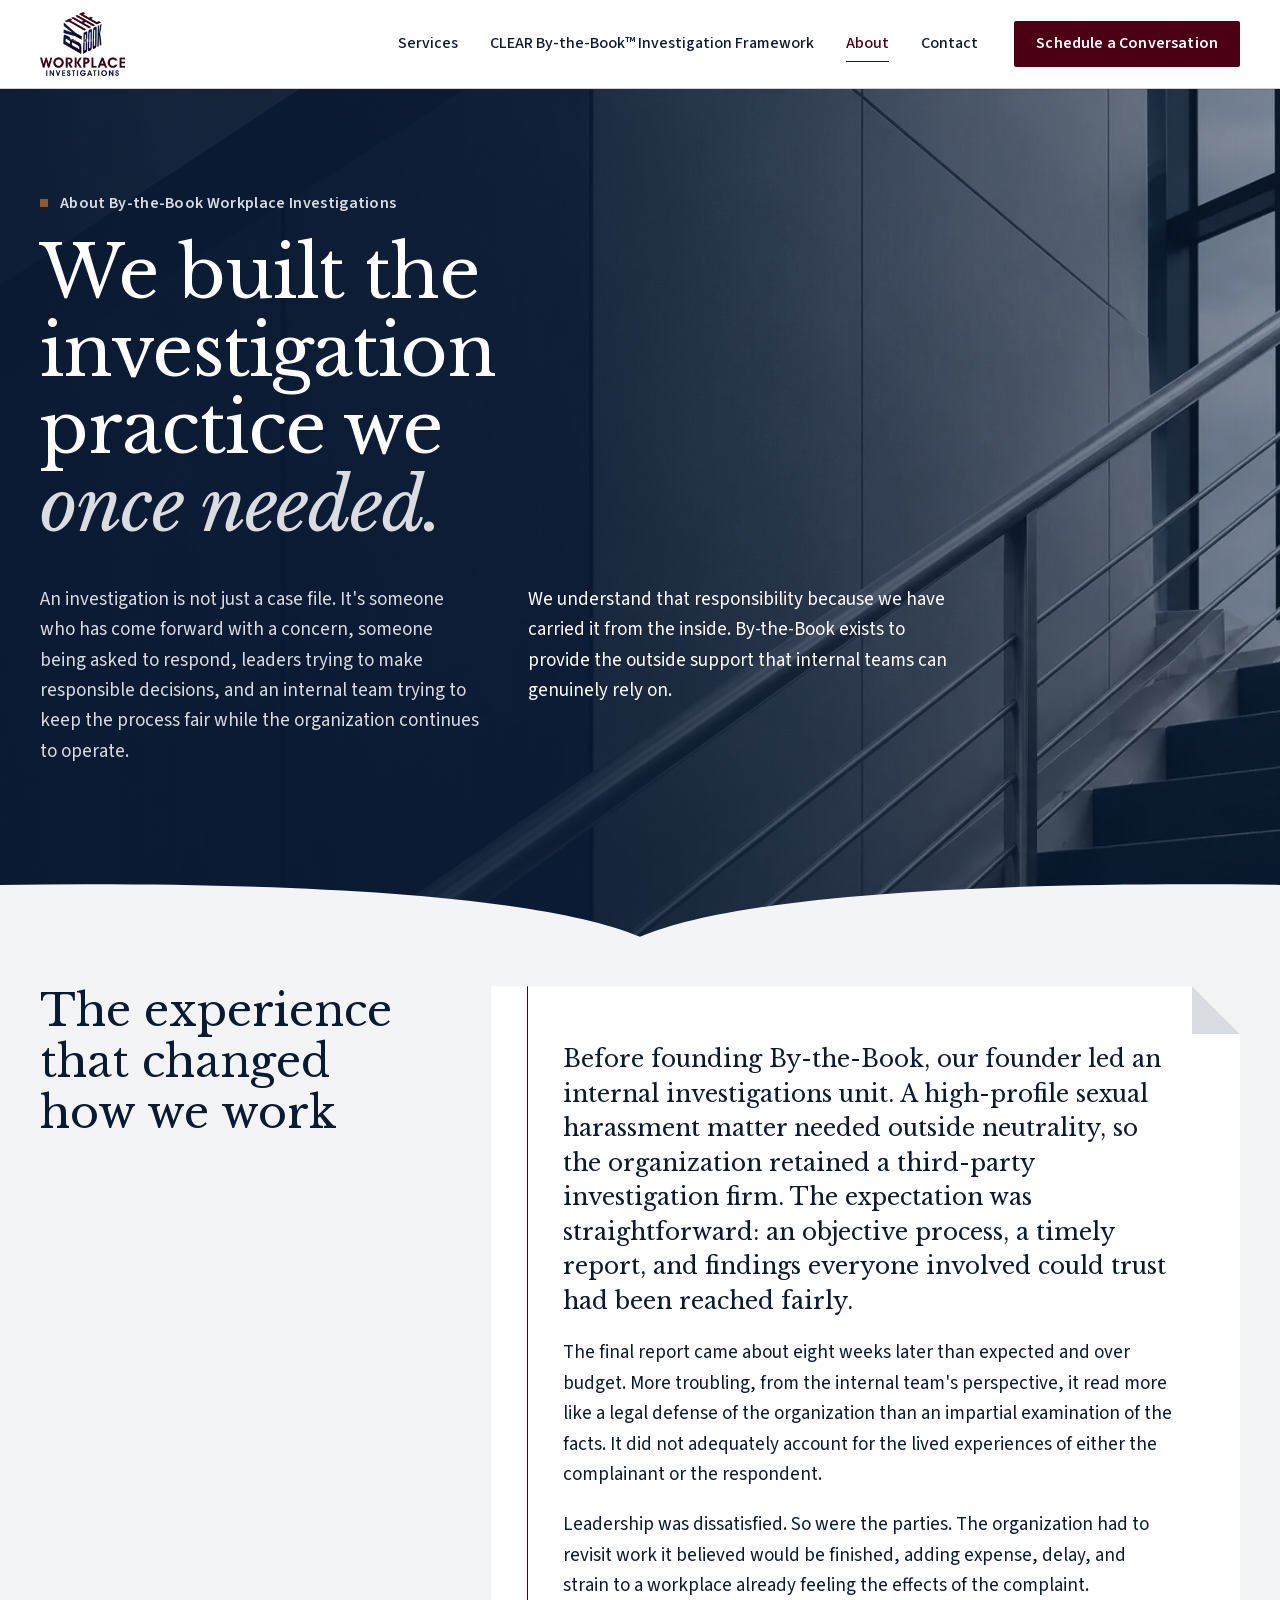
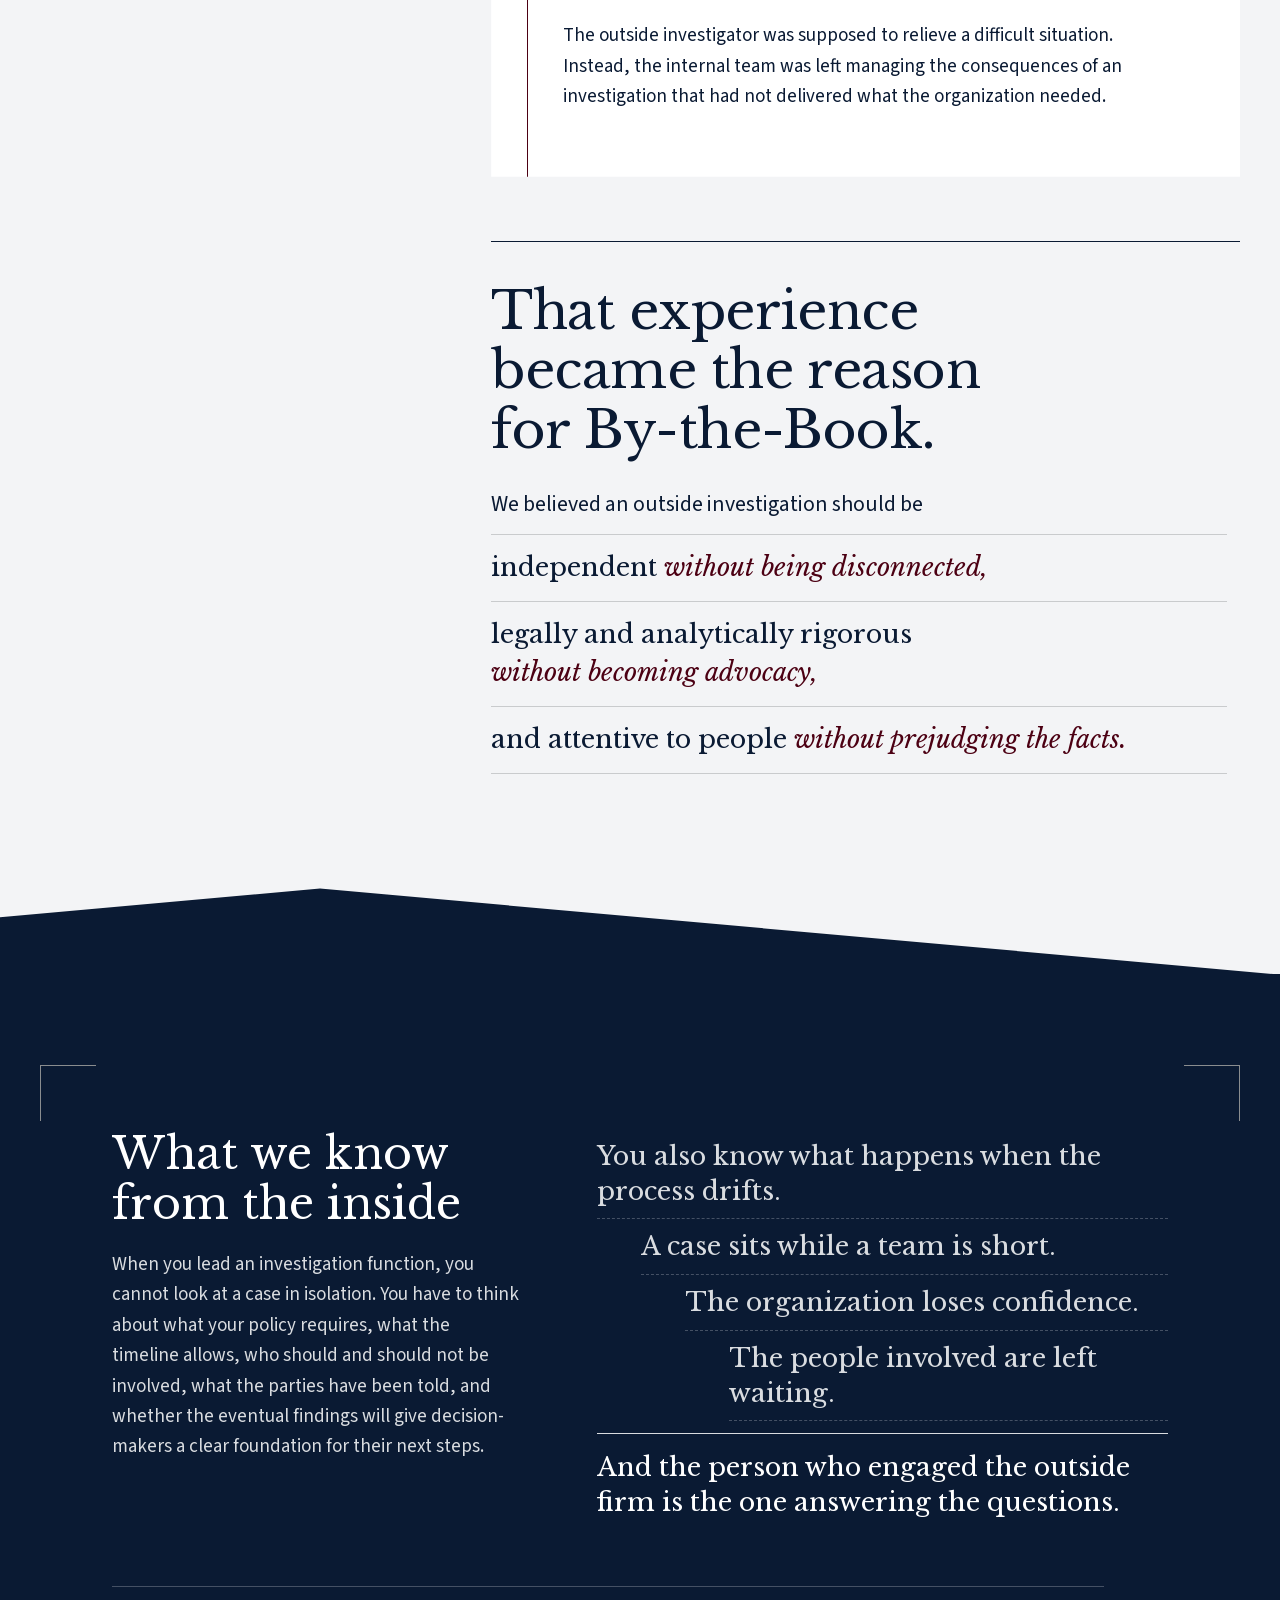
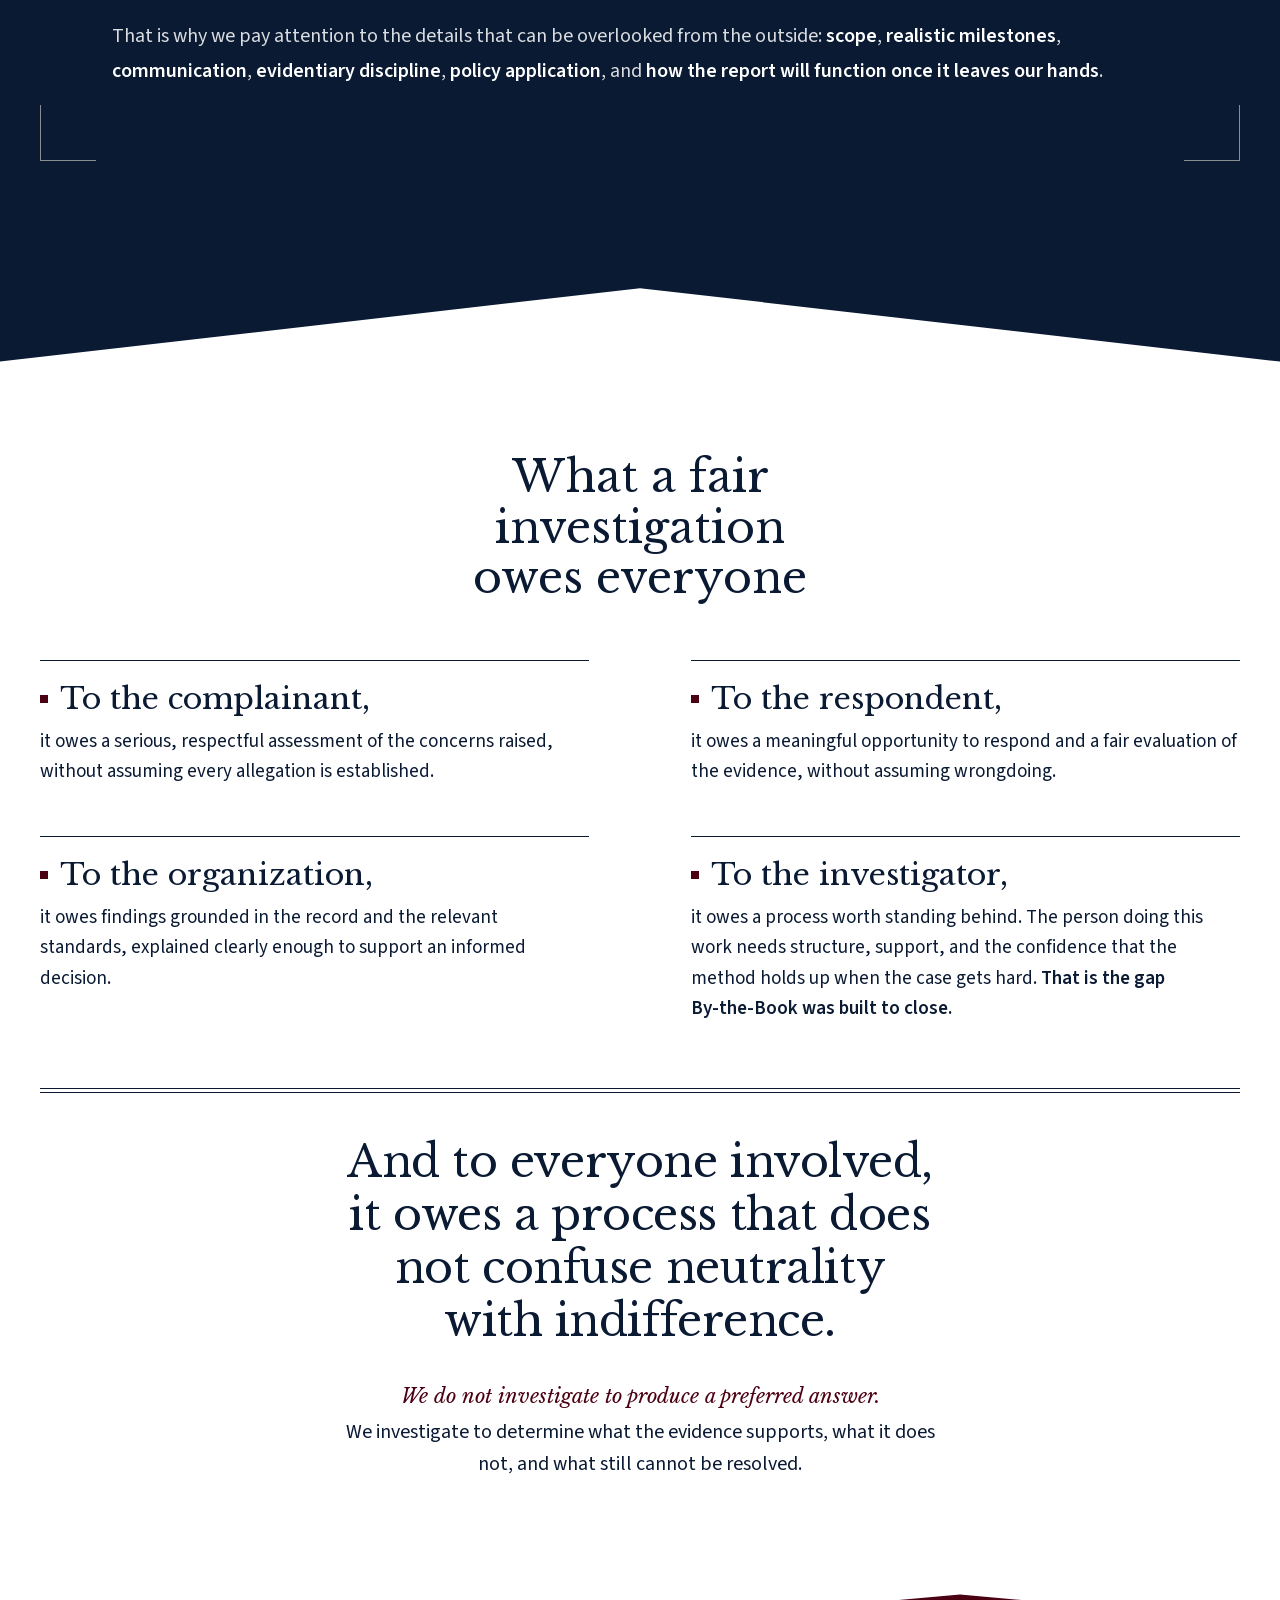
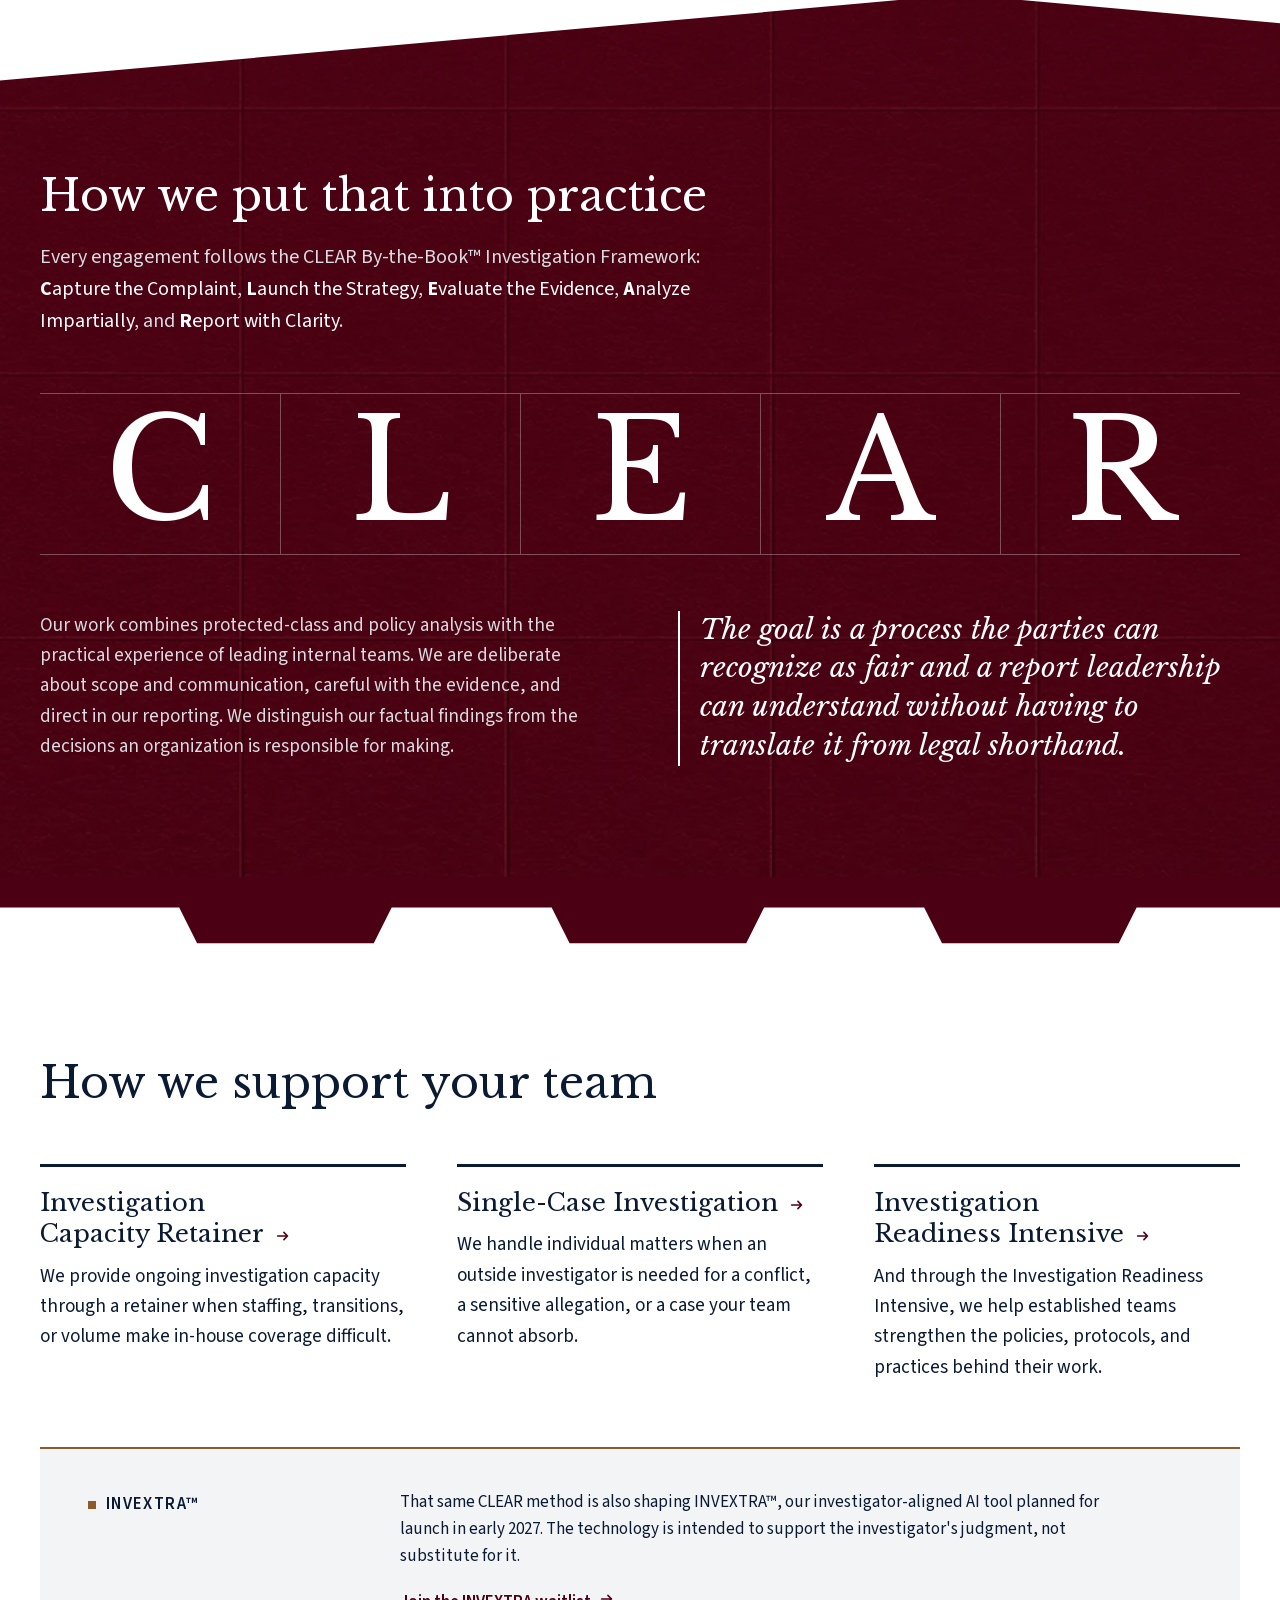
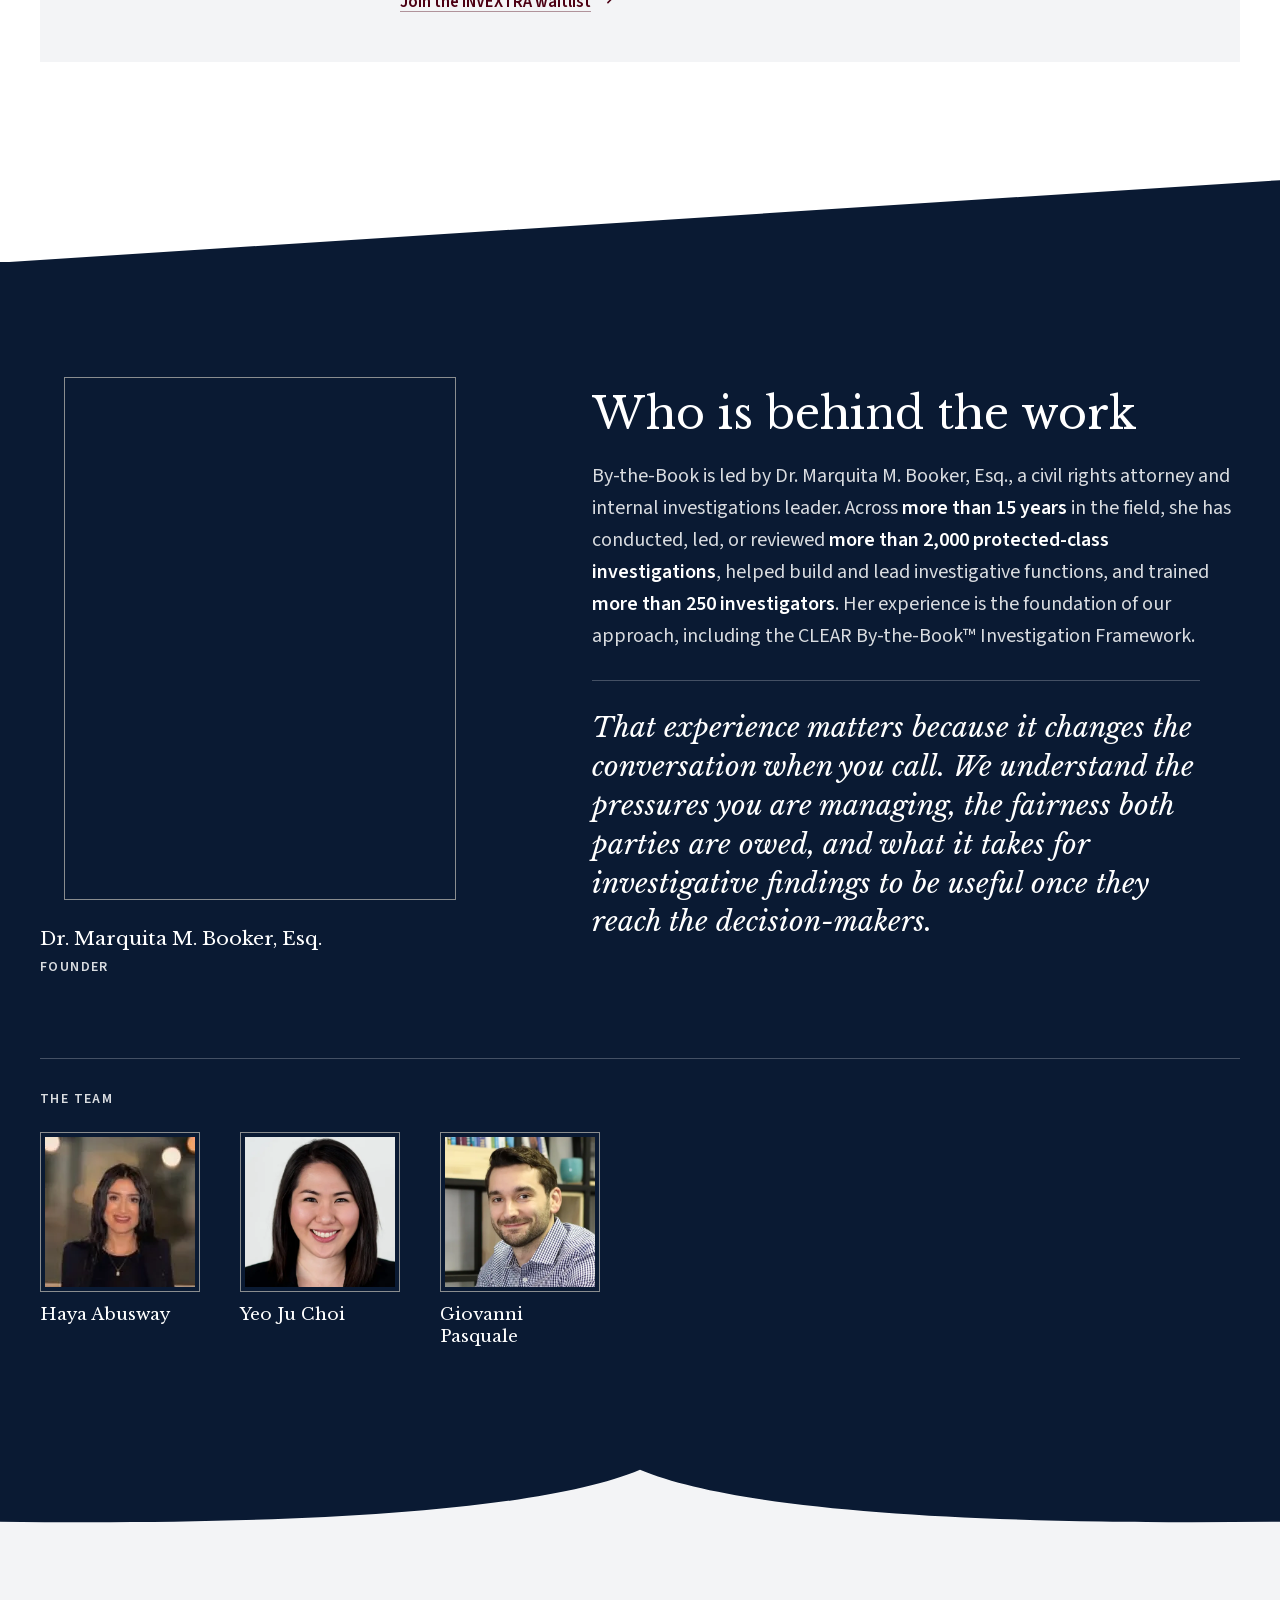
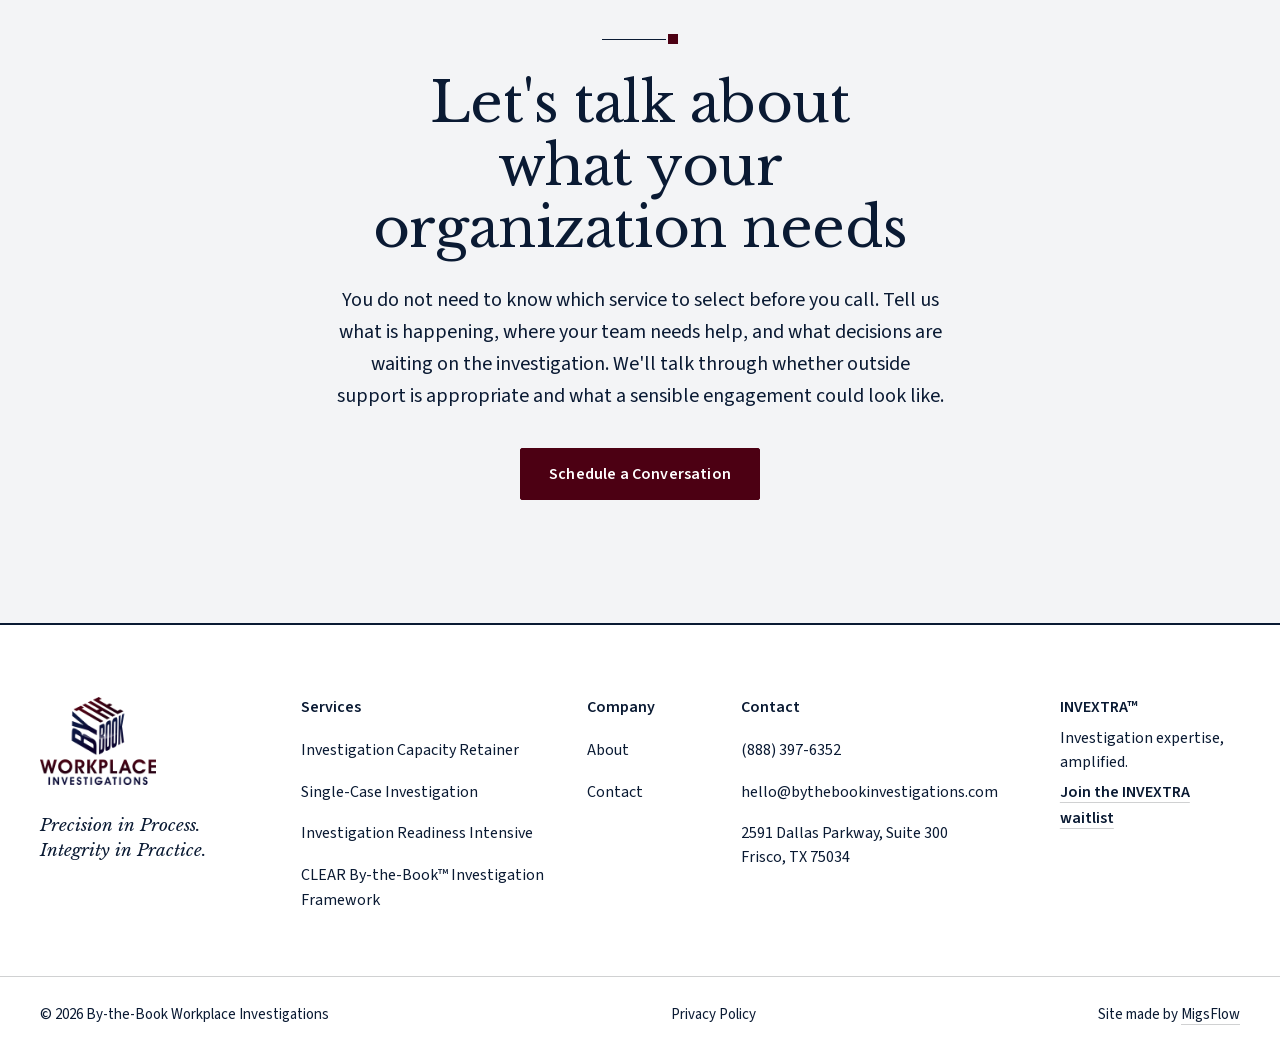
<file: about/index.html>
<!DOCTYPE html>
<html lang="en">
<head>
    <meta charset="utf-8">
    <meta name="viewport" content="width=device-width, initial-scale=1">

    <!-- DRAFT title and description: to be finalised in the SEO pass -->
    <title>About | By-the-Book Workplace Investigations</title>
    <meta name="description" content="We built the investigation practice we once needed: independent, attorney-led protected-class investigations from a team that has carried the work from the inside.">
    <!-- The page address is not final yet (CLAUDE.md, Section 9). Update this if it changes. -->
    <link rel="canonical" href="https://www.bythebookinvestigations.com/about/">

    <meta property="og:type" content="website">
    <meta property="og:title" content="About | By-the-Book Workplace Investigations">
    <meta property="og:description" content="We built the investigation practice we once needed.">
    <meta property="og:url" content="https://www.bythebookinvestigations.com/about/">
    <meta property="og:site_name" content="By-the-Book Workplace Investigations">
    <meta property="og:locale" content="en_US">
    <!-- For now this page shares the homepage's preview picture. An About picture can be made
         later; see the notes on og:image in the homepage (index.html) for the launch change. -->
    <meta property="og:image" content="https://mfebres0919.github.io/By-The-Book-Investigations/images/social/og-home.jpg">
    <meta property="og:image:type" content="image/jpeg">
    <meta property="og:image:width" content="1200">
    <meta property="og:image:height" content="630">
    <meta property="og:image:alt" content="By-the-Book Workplace Investigations">
    <meta name="twitter:card" content="summary_large_image">
    <meta name="twitter:title" content="About | By-the-Book Workplace Investigations">
    <meta name="twitter:description" content="We built the investigation practice we once needed.">
    <meta name="twitter:image" content="https://mfebres0919.github.io/By-The-Book-Investigations/images/social/og-home.jpg">
    <meta name="twitter:image:alt" content="By-the-Book Workplace Investigations">
    <meta name="theme-color" content="#0A1A33">
    <link rel="icon" href="../favicon.ico" sizes="32x32">
    <link rel="icon" href="../favicon.svg" type="image/svg+xml">
    <link rel="apple-touch-icon" href="../apple-touch-icon.png">
    <link rel="manifest" href="../site.webmanifest">

    <link rel="preload" href="../fonts/source-sans-3-v20-latin-variable.woff2" as="font" type="font/woff2" crossorigin>
    <link rel="preload" href="../fonts/libre-baskerville-v24-latin-variable.woff2" as="font" type="font/woff2" crossorigin>

    <!-- global.css is shared by every page; about.css holds the rules for this page only. -->
    <link rel="stylesheet" href="../css/global.css">
    <link rel="stylesheet" href="../css/about.css">
    <noscript><link rel="stylesheet" href="../css/no-js.css"></noscript>

    <script src="../javascript/global.js" defer></script>
</head>
<body id="top">
    <a class="skip-link" href="#main">Skip to main content</a>

    <!-- ============ HEADER AND NAVIGATION (shared by every page) ============
         The same header as the homepage. Because this page lives in the "about" folder, every
         link starts with "../" (go up one folder first). aria-current="page" marks "About" as the
         page we are on: screen readers announce it, and global.css underlines it. -->
    <header class="site-header">
        <div class="site-header__inner container">
            <a class="site-header__logo" href="../">
                <span class="visually-hidden">Home:</span>
                <picture>
                    <source srcset="../images/brand/by-the-book-logo-sm.webp" type="image/webp">
                    <img src="../images/brand/by-the-book-logo-sm.png" alt="By-the-Book Workplace Investigations"
                         width="280" height="212" decoding="async">
                </picture>
            </a>

            <button class="nav-toggle" type="button" aria-expanded="false" aria-controls="site-nav">
                <span class="visually-hidden">Menu</span>
                <span class="nav-toggle__bars" aria-hidden="true">
                    <span class="nav-toggle__bar"></span>
                    <span class="nav-toggle__bar"></span>
                </span>
            </button>

            <nav class="site-nav" id="site-nav" aria-label="Main">
                <ul class="site-nav__list">
                    <li class="site-nav__item"><a class="site-nav__link" href="../services/">Services</a></li>
                    <li class="site-nav__item"><a class="site-nav__link" href="../#process">CLEAR <span class="nowrap">By-the-Book™</span> Investigation Framework</a></li>
                    <li class="site-nav__item"><a class="site-nav__link" href="./" aria-current="page">About</a></li>
                    <li class="site-nav__item"><a class="site-nav__link" href="../contact/">Contact</a></li>
                </ul>

                <a class="btn btn--primary site-nav__cta" href="../contact/">Schedule a Conversation</a>

                <address class="site-nav__contact">
                    <a class="site-nav__contact-link" href="tel:+18883976352">(888) 397-6352</a>
                    <a class="site-nav__contact-link" href="mailto:hello@bythebookinvestigations.com">hello@bythebookinvestigations.com</a>
                    <span class="site-nav__contact-text">2591 Dallas Parkway, Suite 300<br>Frisco, TX 75034</span>
                </address>
            </nav>
        </div>
    </header>

    <main id="main">

        <!-- ============ HERO ============
             All wording is hers: "Homepage and About Us.docx", About Us, first block, word for word.
             Different from the other heroes (Services: plain navy with a line drawing; Contact: pale
             grey with a navy panel): here her navy-and-silver staircase photograph fills the hero,
             under a navy gradient that is solid behind the words on the left and lets the stair rail
             show on the right ("we built the practice", one step at a time).
             No button here: her About copy has its one "Schedule a Conversation" at the end.
             At the foot, a new divider: the top edge of an open book, two pages dipping to the spine,
             in the pale grey of the founder story below. -->
        <section class="about-hero" aria-labelledby="about-title">
            <div class="about-hero__inner container">
                <p class="about-hero__eyebrow"><span>About <span class="nowrap">By-the-Book</span> Workplace Investigations</span></p>
                <h1 class="about-hero__title" id="about-title">We built the investigation practice we <em class="about-hero__em">once needed.</em></h1>
                <div class="about-hero__text">
                    <p class="about-hero__lead">An investigation is not just a case file. It's someone who has come forward with a concern, someone being asked to respond, leaders trying to make responsible decisions, and an internal team trying to keep the process fair while the organization continues to operate.</p>
                    <p class="about-hero__lead">We understand that responsibility because we have carried it from the inside. <span class="nowrap">By-the-Book</span> exists to provide the outside support that internal teams can genuinely rely on.</p>
                </div>
            </div>

            <!-- Divider drawn for this page: the top edge of an open book, in the pale grey of the next section -->
            <svg class="about-hero__divider" aria-hidden="true" focusable="false" xmlns="http://www.w3.org/2000/svg" viewBox="0 0 1000 100" preserveAspectRatio="none"><path d="M0 100V30C220 26 420 40 500 88C580 40 780 26 1000 30V100Z"/></svg>
        </section>

        <!-- ============ 02 THE EXPERIENCE THAT CHANGED HOW WE WORK ============
             Her founder story, word for word. HER OWN CHECKLIST: confirm this anonymized story is
             appropriate to publish before launch.
             Pale grey. The story is set on a white "sheet", like a page from a case file: a folded
             corner at the top right, and a burgundy margin line (the line on a legal pad) that
             draws itself down the page as it scrolls into view. Her first paragraph is larger,
             like the opening of a report.
             Then the turn, outside the sheet: "That experience became the reason for By-the-Book."
             large, and her belief sentence with its three "without" pairs, each pair on its own
             line from tablets up. It stays one sentence in the HTML, so screen readers read it
             exactly as she wrote it.
             Desktop: the heading on the left (it stays in view while the story scrolls), the sheet
             on the right. Phones: stacked. -->
        <section class="story" aria-labelledby="story-title">
            <div class="story__inner container">
                <h2 class="story__title" id="story-title" data-reveal="up">The experience that changed how we work</h2>

                <div class="story__sheet" data-draw data-reveal="up" data-delay="1">
                    <p class="story__text story__text--open">Before founding <span class="nowrap">By-the-Book</span>, our founder led an internal investigations unit. A high-profile sexual harassment matter needed outside neutrality, so the organization retained a third-party investigation firm. The expectation was straightforward: an objective process, a timely report, and findings everyone involved could trust had been reached fairly.</p>
                    <p class="story__text">The final report came about eight weeks later than expected and over budget. More troubling, from the internal team's perspective, it read more like a legal defense of the organization than an impartial examination of the facts. It did not adequately account for the lived experiences of either the complainant or the respondent.</p>
                    <p class="story__text">Leadership was dissatisfied. So were the parties. The organization had to revisit work it believed would be finished, adding expense, delay, and strain to a workplace already feeling the effects of the complaint.</p>
                    <p class="story__text">The outside investigator was supposed to relieve a difficult situation. Instead, the internal team was left managing the consequences of an investigation that had not delivered what the organization needed.</p>
                </div>

                <div class="story__turn">
                    <p class="story__reason" data-reveal="up">That experience became the reason for <span class="nowrap">By-the-Book.</span></p>
                    <p class="story__belief" data-reveal="up" data-delay="1"><span class="story__belief-lead">We believed an outside investigation should be</span> <span class="story__pair">independent <em class="story__without">without being disconnected,</em></span> <span class="story__pair">legally and analytically rigorous <em class="story__without">without becoming advocacy,</em></span> <span class="story__pair">and attentive to people <em class="story__without">without prejudging the facts.</em></span></p>
                </div>
            </div>
        </section>

        <!-- ============ 03 WHAT WE KNOW FROM THE INSIDE ============
             Her three paragraphs, word for word. Navy, after the pale grey story.
             THE FRAME: the content sits inside four corner brackets (the same bracket shape as
             the C mark of CLEAR, "Capture the Complaint"): "from the inside", literally.
             THE DRIFT: her second paragraph ("what happens when the process drifts") is set one
             sentence per line, each line stepping further right, sliding into place when it
             scrolls into view. Her last sentence of it comes back to the margin, in white.
             It is still one paragraph in the HTML, read normally by screen readers.
             THE DETAILS: in her third paragraph, the six details are picked out in white and bold.
             Still one sentence.
             Desktop: heading and first paragraph on the left, the drift on the right, the details
             across the foot. Phones: stacked, with a smaller step. -->
        <section class="inside" aria-labelledby="inside-title">
            <!-- Divider: the homepage's angled shape, in the pale grey of the story above -->
            <svg class="inside__divider" aria-hidden="true" focusable="false" xmlns="http://www.w3.org/2000/svg" viewBox="0 0 1000 100" preserveAspectRatio="none"><path d="M0 0v36L250 4l750 96V0H0z"/></svg>

            <div class="container">
                <div class="inside__frame">
                    <div class="inside__head">
                        <h2 class="inside__title" id="inside-title" data-reveal="up">What we know from the inside</h2>
                        <p class="inside__lead" data-reveal="up" data-delay="1">When you lead an investigation function, you cannot look at a case in isolation. You have to think about what your policy requires, what the timeline allows, who should and should not be involved, what the parties have been told, and whether the eventual findings will give decision-makers a clear foundation for their next steps.</p>
                    </div>

                    <p class="drift" data-draw><span class="drift__line">You also know what happens when the process drifts.</span> <span class="drift__line">A case sits while a team is short.</span> <span class="drift__line">The organization loses confidence.</span> <span class="drift__line">The people involved are left waiting.</span> <span class="drift__line drift__line--last">And the person who engaged the outside firm is the one answering the questions.</span></p>

                    <p class="inside__details" data-reveal="up">That is why we pay attention to the details that can be overlooked from the outside: <span class="detail">scope</span>, <span class="detail">realistic milestones</span>, <span class="detail">communication</span>, <span class="detail">evidentiary discipline</span>, <span class="detail">policy application</span>, and <span class="detail">how the report will function once it leaves our hands</span>.</p>
                </div>
            </div>
        </section>

        <!-- ============ 04 WHAT A FAIR INVESTIGATION OWES EVERYONE ============
             Her wording, word for word. White, after the navy section.
             THE IDEA: "owes" reads like a ledger. Her four "To the …" sentences are four entries,
             each opening with her own words ("To the complainant,") set large as the entry's
             label. Under them, a double rule (the line drawn under a column of figures before
             the total) draws itself across, and her "And to everyone involved…" sentence is the
             total, large and centred. Her last two sentences close the section.
             At the top, a new divider: "the fulcrum", a white point rising into the navy, like
             the pivot of a balance.
             Phones: entries stacked. From tablets up: two by two. -->
        <section class="owed" aria-labelledby="owed-title">
            <!-- Divider drawn for this page: the fulcrum, in the navy of the section above -->
            <svg class="owed__divider" aria-hidden="true" focusable="false" xmlns="http://www.w3.org/2000/svg" viewBox="0 0 1000 100" preserveAspectRatio="none"><path d="M0 0V100L500 18L1000 100V0Z"/></svg>

            <div class="container">
                <h2 class="owed__title" id="owed-title" data-reveal="up">What a fair investigation owes everyone</h2>

                <ul class="owed__list" role="list" data-reveal-group>
                    <li class="owed__entry" data-reveal="up">
                        <p class="owed__text"><span class="owed__to">To the complainant,</span> it owes a serious, respectful assessment of the concerns raised, without assuming every allegation is established.</p>
                    </li>
                    <li class="owed__entry" data-reveal="up">
                        <p class="owed__text"><span class="owed__to">To the respondent,</span> it owes a meaningful opportunity to respond and a fair evaluation of the evidence, without assuming wrongdoing.</p>
                    </li>
                    <li class="owed__entry" data-reveal="up">
                        <p class="owed__text"><span class="owed__to">To the organization,</span> it owes findings grounded in the record and the relevant standards, explained clearly enough to support an informed decision.</p>
                    </li>
                    <li class="owed__entry" data-reveal="up">
                        <p class="owed__text"><span class="owed__to">To the investigator,</span> it owes a process worth standing behind. The person doing this work needs structure, support, and the confidence that the method holds up when the case gets hard. <strong class="owed__gap">That is the gap <span class="nowrap">By-the-Book</span> was built to close.</strong></p>
                    </li>
                </ul>

                <div class="owed__total" data-draw>
                    <p class="owed__all" data-reveal="up">And to everyone involved, it owes a process that does not confuse neutrality with indifference.</p>
                </div>

                <p class="owed__close" data-reveal="up"><em class="owed__close-first">We do not investigate to produce a preferred answer.</em> We investigate to determine what the evidence supports, what it does not, and what still cannot be resolved.</p>
            </div>
        </section>

        <!-- ============ 05 HOW WE PUT THAT INTO PRACTICE ============
             Her three paragraphs, word for word, except "investigation framework" capitalized to
             "Investigation Framework" (her round-two rule: the full name everywhere).
             Burgundy, over her burgundy grid background (the grid = a framework), after the white
             ledger. The five letters C L E A R stand large in a row, each in its own cell of
             hairlines, rising in one after another when they scroll into view. They are a
             picture only (aria-hidden): her sentence above them names the five phases, with
             each phase's first letter in bold so the two connect.
             At the top, the homepage's slanted divider, mirrored, in the white above.
             Desktop: heading and her first paragraph, the letters across, then her two last
             paragraphs side by side (the last one, "the goal", larger in italics). -->
        <section class="practice" aria-labelledby="practice-title">
            <!-- Divider: the homepage's slanted shape, mirrored, in the white of the section above -->
            <svg class="practice__divider" aria-hidden="true" focusable="false" xmlns="http://www.w3.org/2000/svg" viewBox="0 0 1000 100" preserveAspectRatio="none"><path d="M0 0v36L250 4l750 96V0H0z"/></svg>

            <div class="container">
                <h2 class="practice__title" id="practice-title" data-reveal="up">How we put that into practice</h2>
                <p class="practice__lead" data-reveal="up" data-delay="1">Every engagement follows the CLEAR <span class="nowrap">By-the-Book™</span> Investigation Framework: <b class="practice__phase"><span class="practice__initial">C</span>apture the Complaint</b>, <b class="practice__phase"><span class="practice__initial">L</span>aunch the Strategy</b>, <b class="practice__phase"><span class="practice__initial">E</span>valuate the Evidence</b>, <b class="practice__phase"><span class="practice__initial">A</span>nalyze Impartially</b>, and <b class="practice__phase"><span class="practice__initial">R</span>eport with Clarity</b>.</p>

                <div class="letters" data-draw aria-hidden="true">
                    <span class="letters__cell">C</span>
                    <span class="letters__cell">L</span>
                    <span class="letters__cell">E</span>
                    <span class="letters__cell">A</span>
                    <span class="letters__cell">R</span>
                </div>

                <div class="practice__body">
                    <p class="practice__text" data-reveal="up">Our work combines protected-class and policy analysis with the practical experience of leading internal teams. We are deliberate about scope and communication, careful with the evidence, and direct in our reporting. We distinguish our factual findings from the decisions an organization is responsible for making.</p>
                    <p class="practice__goal" data-reveal="up" data-delay="1">The goal is a process the parties can recognize as fair and a report leadership can understand without having to translate it from legal shorthand.</p>
                </div>
            </div>
        </section>

        <!-- ============ 06 HOW WE SUPPORT YOUR TEAM ============
             Her two paragraphs, word for word, except INVEXTRA's launch: "planned for launch in
             early 2027" (Miguelle's decision; her copy says "January 2027").
             White, after the burgundy section. Her first paragraph has three sentences, one per
             way of working with her, so each sentence becomes a column, headed by that service's
             exact name (her terminology list) as a link to its section on the Services page.
             Her second paragraph (INVEXTRA) sits apart in a pale grey strip with the copper
             marker (copper is kept for INVEXTRA) and a text link to the waitlist: her design note
             keeps the waitlist separate from the service enquiries, and only her closing section
             gets a button.
             At the top, a new divider: "binder tabs", three tabs hanging from the burgundy, one
             for each way of working. -->
        <section class="ways" aria-labelledby="ways-title">
            <!-- Divider drawn for this page: binder tabs, in the burgundy of the section above -->
            <svg class="ways__divider" aria-hidden="true" focusable="false" xmlns="http://www.w3.org/2000/svg" viewBox="0 0 1000 100" preserveAspectRatio="none"><path d="M0 0V34H140L154 74H292L306 34H431L445 74H583L597 34H722L736 74H874L888 34H1000V0Z"/></svg>

            <div class="container">
                <h2 class="ways__title" id="ways-title" data-reveal="up">How we support your team</h2>

                <ul class="ways__list" role="list" data-reveal-group>
                    <li class="ways__item" data-reveal="up">
                        <h3 class="ways__name"><a class="ways__link" href="../services/#retainer">Investigation Capacity Retainer<svg class="ways__arrow" aria-hidden="true" focusable="false" viewBox="0 0 20 20"><path d="M4 10h11m-4-4 4 4-4 4"/></svg></a></h3>
                        <p class="ways__text">We provide ongoing investigation capacity through a retainer when staffing, transitions, or volume make in-house coverage difficult.</p>
                    </li>
                    <li class="ways__item" data-reveal="up">
                        <h3 class="ways__name"><a class="ways__link" href="../services/#single-case">Single-Case Investigation<svg class="ways__arrow" aria-hidden="true" focusable="false" viewBox="0 0 20 20"><path d="M4 10h11m-4-4 4 4-4 4"/></svg></a></h3>
                        <p class="ways__text">We handle individual matters when an outside investigator is needed for a conflict, a sensitive allegation, or a case your team cannot absorb.</p>
                    </li>
                    <li class="ways__item" data-reveal="up">
                        <h3 class="ways__name"><a class="ways__link" href="../services/#readiness">Investigation Readiness Intensive<svg class="ways__arrow" aria-hidden="true" focusable="false" viewBox="0 0 20 20"><path d="M4 10h11m-4-4 4 4-4 4"/></svg></a></h3>
                        <p class="ways__text">And through the Investigation Readiness Intensive, we help established teams strengthen the policies, protocols, and practices behind their work.</p>
                    </li>
                </ul>

                <div class="ways__invextra" data-reveal="up">
                    <p class="ways__invextra-label">INVEXTRA™</p>
                    <div class="ways__invextra-body">
                        <p class="ways__invextra-text">That same CLEAR method is also shaping INVEXTRA™, our investigator-aligned AI tool planned for launch in early 2027. The technology is intended to support the investigator's judgment, not substitute for it.</p>
                        <a class="ways__invextra-link" href="https://invextra.ai/" target="_blank" rel="noopener">Join the INVEXTRA waitlist<span class="visually-hidden"> (opens in a new tab)</span><svg class="ways__arrow" aria-hidden="true" focusable="false" viewBox="0 0 20 20"><path d="M4 10h11m-4-4 4 4-4 4"/></svg></a>
                    </div>
                </div>
            </div>
        </section>

        <!-- ============ 07 WHO IS BEHIND THE WORK ============
             Her two paragraphs, word for word, except "investigation framework" capitalized
             (her round-two rule). Navy, after the white section, with a new divider at the top:
             one long diagonal, like the fold in her silver-and-navy paper background.
             Her photograph (the same file as the homepage; Miguelle confirmed 2026-11-25 that it
             is her) sits in a thin silver outline set off behind it, with her
             name and "Founder" (the homepage caption) under it. Her three career figures are
             picked out in white inside her sentence (credited to her career, as her note asks).
             Her second paragraph is larger, in italics.
             Desktop: photo left, words right. Phones: words first, then the photo.
             Under it, "The team": three small square photos with names only (see the note there). -->
        <section class="founder" aria-labelledby="founder-title">
            <!-- Divider drawn for this page: one long diagonal, in the white of the section above -->
            <svg class="founder__divider" aria-hidden="true" focusable="false" xmlns="http://www.w3.org/2000/svg" viewBox="0 0 1000 100" preserveAspectRatio="none"><path d="M0 0V100L1000 8V0Z"/></svg>

            <div class="founder__inner container">
                <div class="founder__words">
                    <h2 class="founder__title" id="founder-title" data-reveal="up">Who is behind the work</h2>
                    <p class="founder__text" data-reveal="up" data-delay="1"><span class="nowrap">By-the-Book</span> is led by Dr. Marquita M. Booker, Esq., a civil rights attorney and internal investigations leader. Across <strong class="founder__figure-text">more than 15 years</strong> in the field, she has conducted, led, or reviewed <strong class="founder__figure-text">more than 2,000 protected-class investigations</strong>, helped build and lead investigative functions, and trained <strong class="founder__figure-text">more than 250 investigators</strong>. Her experience is the foundation of our approach, including the CLEAR <span class="nowrap">By-the-Book™</span> Investigation Framework.</p>
                    <p class="founder__call" data-reveal="up" data-delay="2">That experience matters because it changes the conversation when you call. We understand the pressures you are managing, the fairness both parties are owed, and what it takes for investigative findings to be useful once they reach the decision-makers.</p>
                </div>

                <figure class="founder__figure" data-reveal="up" data-delay="1">
                    <div class="founder__frame">
                        <picture>
                            <source media="(min-width: 48rem)" srcset="../images/headshots/headshot-name-needed.webp" type="image/webp">
                            <source media="(min-width: 48rem)" srcset="../images/headshots/headshot-name-needed.jpg">
                            <source srcset="../images/headshots/headshot-name-needed-m.webp" type="image/webp">
                            <img class="founder__photo" src="../images/headshots/headshot-name-needed-m.jpg"
                                 alt="Dr. Marquita M. Booker, Esq., founder of By-the-Book Workplace Investigations"
                                 width="600" height="800" loading="lazy" decoding="async">
                        </picture>
                    </div>
                    <figcaption class="founder__caption">
                        <span class="founder__name">Dr. Marquita M. Booker, Esq.</span>
                        <span class="founder__role">Founder</span>
                    </figcaption>
                </figure>
            </div>

            <!-- THE TEAM. Added by Miguelle (2026-11-25) from photos Marquita sent. NOT IN HER COPY:
                 ASK MARQUITA whether she wants the team on the site at all (CLAUDE.md Section 8).
                 Names only: she has not given their roles, so no titles are shown. The names and
                 spellings come from her current About page; confirm them too. The "The team"
                 heading is ours. Haya Abusway's photo is only 200 x 200 pixels, so all three are
                 kept small; ask for a larger copy of hers.
                 Order: alphabetical by surname. -->
            <div class="team container">
                <h3 class="team__title" data-reveal="up">The team</h3>
                <ul class="team__list" role="list" data-reveal-group>
                    <li class="team__member" data-reveal="up" data-delay="1">
                        <picture>
                            <source srcset="../images/headshots/haya-abusway-headshot-sq.webp" type="image/webp">
                            <img class="team__photo" src="../images/headshots/haya-abusway-headshot-sq.jpg"
                                 alt="Haya Abusway" width="480" height="480" loading="lazy" decoding="async">
                        </picture>
                        <p class="team__name">Haya Abusway</p>
                    </li>
                    <li class="team__member" data-reveal="up" data-delay="2">
                        <picture>
                            <source srcset="../images/headshots/yeo-ju-choi-headshot-sq.webp" type="image/webp">
                            <img class="team__photo" src="../images/headshots/yeo-ju-choi-headshot-sq.jpg"
                                 alt="Yeo Ju Choi" width="480" height="480" loading="lazy" decoding="async">
                        </picture>
                        <p class="team__name">Yeo Ju Choi</p>
                    </li>
                    <li class="team__member" data-reveal="up" data-delay="3">
                        <picture>
                            <source srcset="../images/headshots/giovanni-pasquale-headshot-sq.webp" type="image/webp">
                            <img class="team__photo" src="../images/headshots/giovanni-pasquale-headshot-sq.jpg"
                                 alt="Giovanni Pasquale" width="480" height="480" loading="lazy" decoding="async">
                        </picture>
                        <p class="team__name">Giovanni Pasquale</p>
                    </li>
                </ul>
            </div>
        </section>

        <!-- ============ 08 LET'S TALK ============
             Her closing, word for word, with her one button, "Schedule a Conversation" (to the
             contact page). Pale grey, centred, the calm end of the page.
             A bookend to the hero: the hero closed with the top edge of an open book; this section
             opens with the same book shape turned over, the navy pages of the section above
             curving down into the grey. Above the heading, a short line that arrives at a small
             burgundy point (the end of the R in CLEAR, "Report with Clarity"), drawn on scroll. -->
        <section class="talk" aria-labelledby="talk-title">
            <!-- Divider: the open book from the hero, turned over, in the navy of the section above -->
            <svg class="talk__divider" aria-hidden="true" focusable="false" xmlns="http://www.w3.org/2000/svg" viewBox="0 0 1000 100" preserveAspectRatio="none"><path d="M0 0V70C220 74 420 60 500 12C580 60 780 74 1000 70V0Z"/></svg>

            <div class="talk__inner container">
                <span class="talk__mark" data-draw aria-hidden="true"></span>
                <h2 class="talk__title" id="talk-title" data-reveal="up">Let's talk about what your organization needs</h2>
                <p class="talk__text" data-reveal="up" data-delay="1">You do not need to know which service to select before you call. Tell us what is happening, where your team needs help, and what decisions are waiting on the investigation. We'll talk through whether outside support is appropriate and what a sensible engagement could look like.</p>
                <a class="btn btn--primary talk__btn" data-reveal="up" data-delay="2" href="../contact/">Schedule a Conversation</a>
            </div>
        </section>

    </main>

    <!-- ============ FOOTER (shared by every page) ============
         The same footer as the homepage, with "../" in front of every link. The service links point at
         the sections of the Services page. -->
    <footer class="site-footer">
        <div class="site-footer__inner container" data-reveal-group>
            <div class="site-footer__brand" data-reveal="fade">
                <a class="site-footer__logo" href="../">
                    <span class="visually-hidden">Home:</span>
                    <picture>
                        <source srcset="../images/brand/by-the-book-logo-sm.webp" type="image/webp">
                        <img src="../images/brand/by-the-book-logo-sm.png" alt="By-the-Book Workplace Investigations"
                             width="280" height="212" loading="lazy" decoding="async">
                    </picture>
                </a>
                <p class="site-footer__tagline">Precision in Process. Integrity in Practice.</p>
            </div>

            <nav class="site-footer__col site-footer__col--wide" aria-label="Services" data-reveal="fade">
                <h2 class="site-footer__heading">Services</h2>
                <ul class="site-footer__list" role="list">
                    <li><a class="site-footer__link" href="../services/#retainer">Investigation Capacity Retainer</a></li>
                    <li><a class="site-footer__link" href="../services/#single-case">Single-Case Investigation</a></li>
                    <li><a class="site-footer__link" href="../services/#readiness">Investigation Readiness Intensive</a></li>
                    <li><a class="site-footer__link" href="../#process">CLEAR <span class="nowrap">By-the-Book™</span> Investigation Framework</a></li>
                </ul>
            </nav>

            <nav class="site-footer__col" aria-label="Company" data-reveal="fade">
                <h2 class="site-footer__heading">Company</h2>
                <ul class="site-footer__list" role="list">
                    <li><a class="site-footer__link" href="./" aria-current="page">About</a></li>
                    <li><a class="site-footer__link" href="../contact/">Contact</a></li>
                </ul>
            </nav>

            <div class="site-footer__col site-footer__col--wide site-footer__col--contact" data-reveal="fade">
                <h2 class="site-footer__heading">Contact</h2>
                <address class="site-footer__list">
                    <a class="site-footer__link" href="tel:+18883976352">(888) 397-6352</a>
                    <a class="site-footer__link" href="mailto:hello@bythebookinvestigations.com">hello@bythebookinvestigations.com</a>
                    <span class="site-footer__text">2591 Dallas Parkway, Suite 300<br>Frisco, TX 75034</span>
                </address>
            </div>

            <div class="site-footer__col" data-reveal="fade">
                <h2 class="site-footer__heading">INVEXTRA™</h2>
                <p class="site-footer__text">Investigation expertise, amplified.</p>
                <a class="site-footer__link site-footer__link--arrow" href="https://invextra.ai/" target="_blank" rel="noopener">
                    Join the INVEXTRA waitlist<span class="visually-hidden"> (opens in a new tab)</span>
                </a>
            </div>
        </div>

        <div class="site-footer__bar">
            <div class="site-footer__bar-inner container">
                <p class="site-footer__copy">&copy; <span class="js-year">2026</span> By-the-Book Workplace Investigations</p>
                <a class="site-footer__link" href="../privacy-policy/">Privacy Policy</a>
                <p class="site-footer__credit">Site made by <a class="site-footer__link" href="https://migsflow.com/" target="_blank" rel="noopener">MigsFlow<span class="visually-hidden"> (opens in a new tab)</span></a></p>
            </div>
        </div>
    </footer>

    <a class="back-to-top" href="#top">
        <span class="visually-hidden">Back to top</span>
        <svg aria-hidden="true" width="20" height="20" viewBox="0 0 20 20"><path d="M10 16V4m-5 5 5-5 5 5" fill="none" stroke="currentColor" stroke-width="2" stroke-linecap="round" stroke-linejoin="round"/></svg>
    </a>
</body>
</html>
</file>
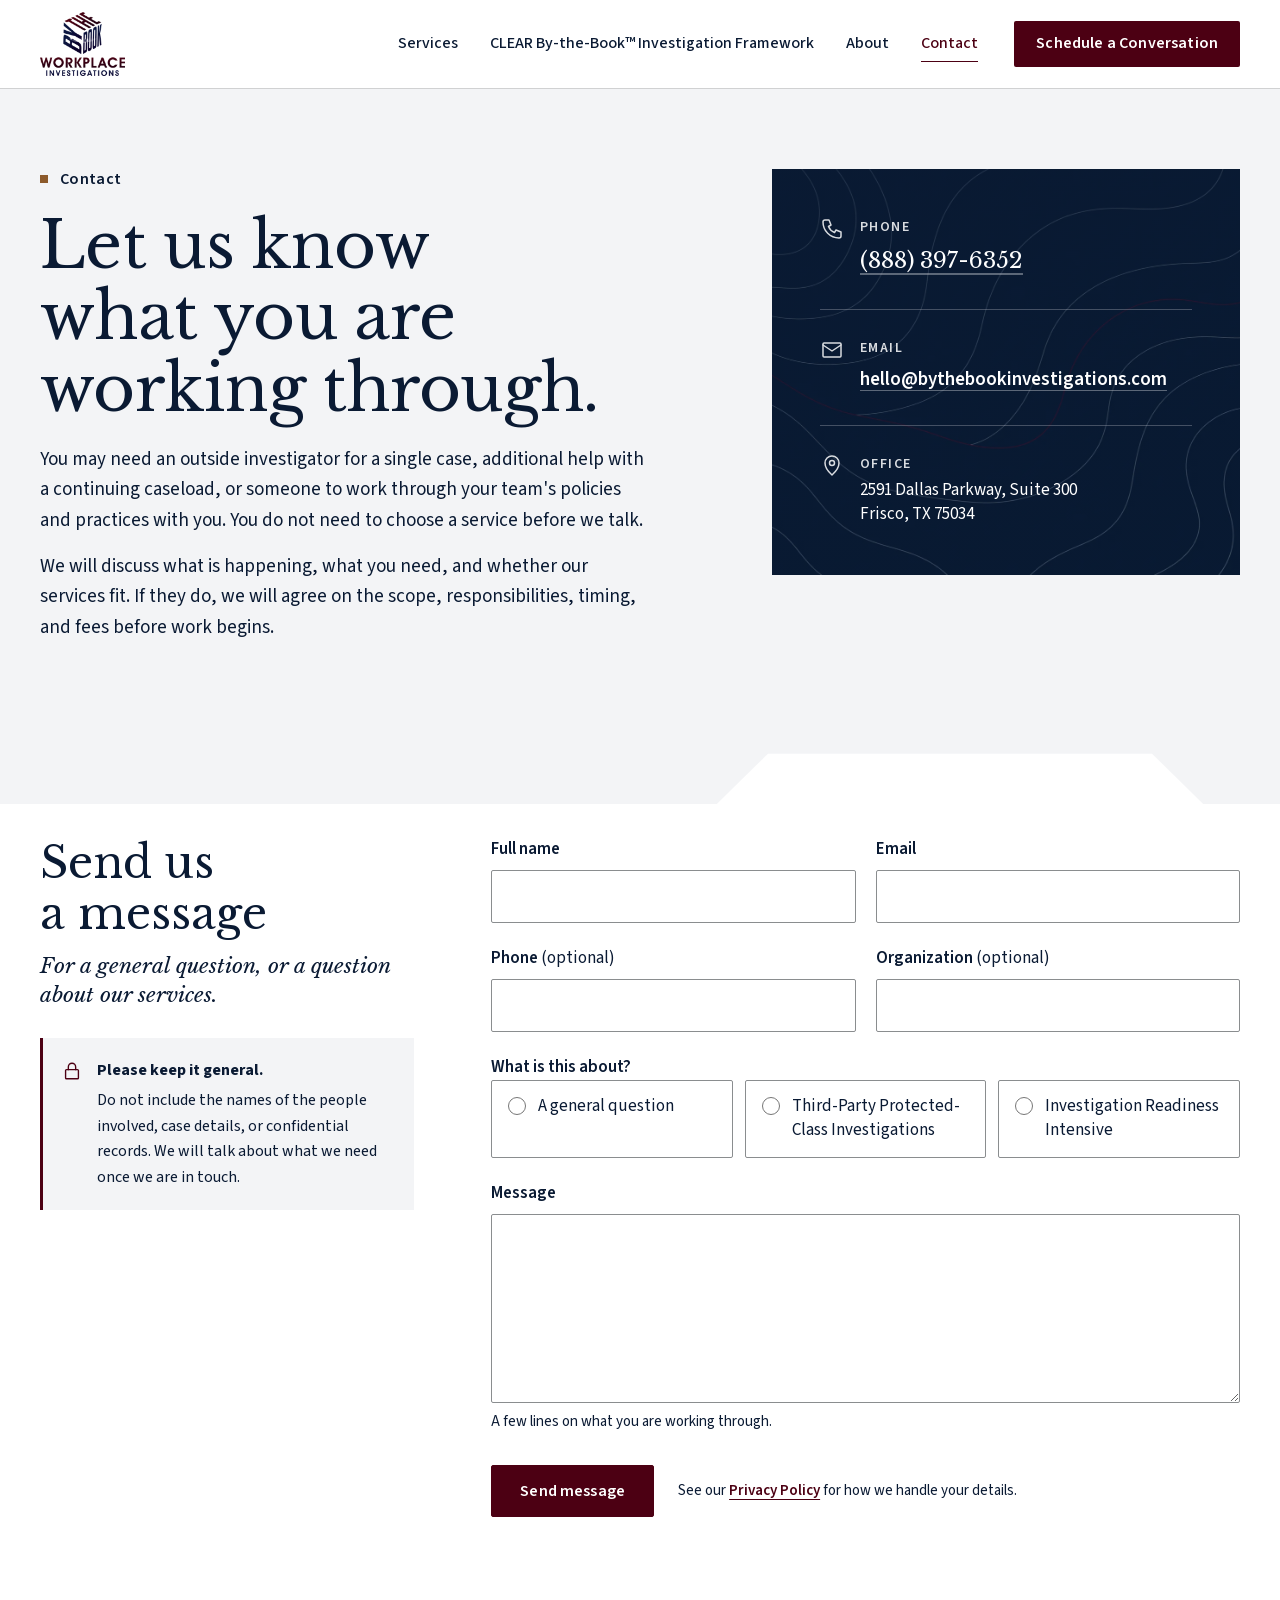
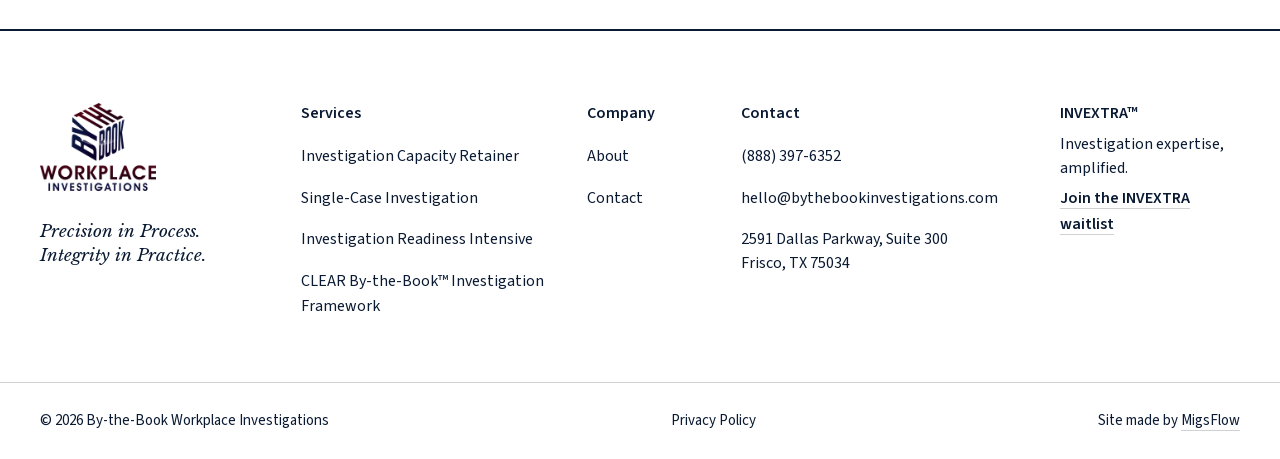
<file: contact/index.html>
<!DOCTYPE html>
<html lang="en">
<head>
    <meta charset="utf-8">
    <meta name="viewport" content="width=device-width, initial-scale=1">

    <!-- DRAFT title and description: to be finalised in the SEO pass -->
    <title>Contact | By-the-Book Workplace Investigations</title>
    <meta name="description" content="Contact By-the-Book Workplace Investigations about an outside investigation, help with a continuing caseload, or strengthening your team's investigation practice.">
    <!-- The page address is not final yet (CLAUDE.md, Section 9). Update this if it changes. -->
    <link rel="canonical" href="https://www.bythebookinvestigations.com/contact/">

    <meta property="og:type" content="website">
    <meta property="og:title" content="Contact | By-the-Book Workplace Investigations">
    <meta property="og:description" content="Let us know what you are working through.">
    <meta property="og:url" content="https://www.bythebookinvestigations.com/contact/">
    <meta property="og:site_name" content="By-the-Book Workplace Investigations">
    <meta property="og:locale" content="en_US">
    <!-- For now this page shares the homepage's preview picture. A Contact picture can be made
         later; see the notes on og:image in the homepage (index.html) for the launch change. -->
    <meta property="og:image" content="https://mfebres0919.github.io/By-The-Book-Investigations/images/social/og-home.jpg">
    <meta property="og:image:type" content="image/jpeg">
    <meta property="og:image:width" content="1200">
    <meta property="og:image:height" content="630">
    <meta property="og:image:alt" content="By-the-Book Workplace Investigations">
    <meta name="twitter:card" content="summary_large_image">
    <meta name="twitter:title" content="Contact | By-the-Book Workplace Investigations">
    <meta name="twitter:description" content="Let us know what you are working through.">
    <meta name="twitter:image" content="https://mfebres0919.github.io/By-The-Book-Investigations/images/social/og-home.jpg">
    <meta name="twitter:image:alt" content="By-the-Book Workplace Investigations">
    <meta name="theme-color" content="#0A1A33">
    <link rel="icon" href="../favicon.ico" sizes="32x32">
    <link rel="icon" href="../favicon.svg" type="image/svg+xml">
    <link rel="apple-touch-icon" href="../apple-touch-icon.png">
    <link rel="manifest" href="../site.webmanifest">

    <link rel="preload" href="../fonts/source-sans-3-v20-latin-variable.woff2" as="font" type="font/woff2" crossorigin>
    <link rel="preload" href="../fonts/libre-baskerville-v24-latin-variable.woff2" as="font" type="font/woff2" crossorigin>

    <!-- global.css is shared by every page; contact.css holds the rules for this page only. -->
    <link rel="stylesheet" href="../css/global.css">
    <link rel="stylesheet" href="../css/contact.css">
    <noscript><link rel="stylesheet" href="../css/no-js.css"></noscript>

    <script src="../javascript/global.js" defer></script>
</head>
<body id="top">
    <a class="skip-link" href="#main">Skip to main content</a>

    <!-- ============ HEADER AND NAVIGATION (shared by every page) ============
         The same header as the homepage. Because this page lives in the "contact" folder, every
         link starts with "../" (go up one folder first). aria-current="page" marks "Contact" as the
         page we are on: screen readers announce it, and global.css underlines it. -->
    <header class="site-header">
        <div class="site-header__inner container">
            <a class="site-header__logo" href="../">
                <span class="visually-hidden">Home:</span>
                <picture>
                    <source srcset="../images/brand/by-the-book-logo-sm.webp" type="image/webp">
                    <img src="../images/brand/by-the-book-logo-sm.png" alt="By-the-Book Workplace Investigations"
                         width="280" height="212" decoding="async">
                </picture>
            </a>

            <button class="nav-toggle" type="button" aria-expanded="false" aria-controls="site-nav">
                <span class="visually-hidden">Menu</span>
                <span class="nav-toggle__bars" aria-hidden="true">
                    <span class="nav-toggle__bar"></span>
                    <span class="nav-toggle__bar"></span>
                </span>
            </button>

            <nav class="site-nav" id="site-nav" aria-label="Main">
                <ul class="site-nav__list">
                    <li class="site-nav__item"><a class="site-nav__link" href="../services/">Services</a></li>
                    <li class="site-nav__item"><a class="site-nav__link" href="../#process">CLEAR <span class="nowrap">By-the-Book™</span> Investigation Framework</a></li>
                    <li class="site-nav__item"><a class="site-nav__link" href="../about/">About</a></li>
                    <li class="site-nav__item"><a class="site-nav__link" href="./" aria-current="page">Contact</a></li>
                </ul>

                <a class="btn btn--primary site-nav__cta" href="../contact/">Schedule a Conversation</a>

                <address class="site-nav__contact">
                    <a class="site-nav__contact-link" href="tel:+18883976352">(888) 397-6352</a>
                    <a class="site-nav__contact-link" href="mailto:hello@bythebookinvestigations.com">hello@bythebookinvestigations.com</a>
                    <span class="site-nav__contact-text">2591 Dallas Parkway, Suite 300<br>Frisco, TX 75034</span>
                </address>
            </nav>
        </div>
    </header>

    <main id="main">

        <!-- ============ HERO ============
             Her Contact page copy has not arrived. Her live Contact page ("let's work together!") is
             older and in a different voice, so it is not reused. The heading and two paragraphs are
             HER words from the last section of her Services page (06, "Next step"), which is the
             section that sends people here. Replace them if she sends Contact copy.
             Pale grey (the Services hero is navy), with her contact details in a navy panel beside
             the text, over her contour-line background. At the foot, a divider shaped like the tab
             of a file folder, rising out of the white form section below.
             The phone, email and address are the ones on her current site (CLAUDE.md, Section 9:
             confirm before launch). -->
        <section class="contact-hero" aria-labelledby="contact-title">
            <div class="contact-hero__inner container">
                <div class="contact-hero__text">
                    <p class="contact-hero__eyebrow">Contact</p>
                    <h1 class="contact-hero__title" id="contact-title">Let us know what you are working through.</h1>
                    <p class="contact-hero__lead">You may need an outside investigator for a single case, additional help with a continuing caseload, or someone to work through your team's policies and practices with you. You do not need to choose a service before we talk.</p>
                    <p class="contact-hero__lead">We will discuss what is happening, what you need, and whether our services fit. If they do, we will agree on the scope, responsibilities, timing, and fees before work begins.</p>
                </div>

                <div class="contact-card">
                    <h2 class="visually-hidden">Contact details</h2>
                    <address class="contact-card__list">
                        <div class="contact-card__item">
                            <svg class="contact-card__icon" aria-hidden="true" focusable="false" viewBox="0 0 24 24"><path d="M5 3h4l2 5-2.5 1.5a11 11 0 0 0 6 6L16 13l5 2v4a2 2 0 0 1-2 2A16 16 0 0 1 3 5a2 2 0 0 1 2-2"/></svg>
                            <p class="contact-card__label">Phone</p>
                            <a class="contact-card__value" href="tel:+18883976352">(888) 397-6352</a>
                        </div>
                        <div class="contact-card__item">
                            <svg class="contact-card__icon" aria-hidden="true" focusable="false" viewBox="0 0 24 24"><rect x="3" y="5" width="18" height="14" rx="1"/><path d="m3 7 9 6 9-6"/></svg>
                            <p class="contact-card__label">Email</p>
                            <a class="contact-card__value contact-card__value--email" href="mailto:hello@bythebookinvestigations.com">hello@<wbr>bythebookinvestigations.com</a>
                        </div>
                        <div class="contact-card__item">
                            <svg class="contact-card__icon" aria-hidden="true" focusable="false" viewBox="0 0 24 24"><path d="M12 21s-7-6.2-7-12a7 7 0 0 1 14 0c0 5.8-7 12-7 12z"/><circle cx="12" cy="9" r="2.5"/></svg>
                            <p class="contact-card__label">Office</p>
                            <p class="contact-card__value contact-card__value--text">2591 Dallas Parkway, Suite 300<br>Frisco, TX 75034</p>
                        </div>
                    </address>
                </div>
            </div>

            <!-- Divider drawn for this page: the tab of a file folder, rising out of the white below -->
            <svg class="contact-hero__divider" aria-hidden="true" focusable="false" xmlns="http://www.w3.org/2000/svg" viewBox="0 0 1000 100" preserveAspectRatio="none"><path d="M0 100V78H560L600 22H900L940 78H1000V100Z"/></svg>
        </section>

        <!-- ============ 02 THE CONTACT FORM ============
             One form for general questions or questions about her services (Miguelle, 2026-11-24).
             HOW IT IS SENT: Netlify Forms. Netlify reads this HTML when the site is deployed, finds
             the form because of data-netlify="true", and emails each submission to the address set
             in Netlify's dashboard (Site configuration > Forms > Form notifications). No keys or
             passwords are needed in the code.
             - name="contact" is the form's name in the Netlify dashboard.
             - The hidden "form-name" field must match it; Netlify needs it when the script sends the form.
             - "bot-field" is the honeypot: hidden from people, but spam bots fill it in, and Netlify
               then throws that submission away.
             With JavaScript (global.js part 10): the script checks the fields, shows any errors in
             words under each field, sends the form without leaving the page, and shows the thank-you
             message. Without JavaScript: the browser checks the "required" fields and the form posts
             normally; Netlify then shows its own "thank you" page.
             The wording around the form (the note about confidential details, the labels, the
             thank-you message) is ours, not hers: ask her to review it. -->
        <section class="enquiry" id="contact-form" aria-labelledby="enquiry-title">
            <div class="enquiry__inner container">
                <div class="enquiry__intro">
                    <h2 class="enquiry__title" id="enquiry-title">Send us a message</h2>
                    <p class="enquiry__lead">For a general question, or a question about our services.</p>

                    <!-- Her Services build note: "Do not request case names or confidential records." -->
                    <div class="enquiry__note">
                        <svg class="enquiry__note-icon" aria-hidden="true" focusable="false" viewBox="0 0 24 24"><rect x="5" y="10.5" width="14" height="10" rx="1"/><path d="M8 10.5V7.5a4 4 0 0 1 8 0v3"/></svg>
                        <p class="enquiry__note-text"><strong>Please keep it general.</strong> Do not include the names of the people involved, case details, or confidential records. We will talk about what we need once we are in touch.</p>
                    </div>
                </div>

                <div class="enquiry__body">
                    <form class="enquiry-form" name="contact" method="POST" action="/contact/" data-netlify="true" netlify-honeypot="bot-field">
                        <input type="hidden" name="form-name" value="contact">
                        <!-- The honeypot: hidden from people and from screen readers -->
                        <p class="enquiry-form__trap" aria-hidden="true">
                            <label>Leave this empty: <input name="bot-field" tabindex="-1" autocomplete="off"></label>
                        </p>

                        <!-- Read aloud by screen readers when the form has errors or a sending problem -->
                        <p class="enquiry-form__status" role="status" aria-live="polite"></p>

                        <div class="enquiry-form__grid">
                            <div class="field">
                                <label class="field__label" for="contact-name">Full name</label>
                                <input class="field__input" id="contact-name" name="name" type="text" autocomplete="name" required aria-describedby="contact-name-error">
                                <p class="field__error" id="contact-name-error"></p>
                            </div>
                            <div class="field">
                                <label class="field__label" for="contact-email">Email</label>
                                <input class="field__input" id="contact-email" name="email" type="email" autocomplete="email" required aria-describedby="contact-email-error">
                                <p class="field__error" id="contact-email-error"></p>
                            </div>
                            <div class="field">
                                <label class="field__label" for="contact-phone">Phone <span class="field__optional">(optional)</span></label>
                                <input class="field__input" id="contact-phone" name="phone" type="tel" autocomplete="tel">
                            </div>
                            <div class="field">
                                <label class="field__label" for="contact-org">Organization <span class="field__optional">(optional)</span></label>
                                <input class="field__input" id="contact-org" name="organization" type="text" autocomplete="organization">
                            </div>
                        </div>

                        <!-- The topic. Her exact service names. A link can choose one in advance, for
                             example contact/?topic=readiness (global.js part 10). -->
                        <fieldset class="field choices" aria-describedby="contact-topic-error">
                            <legend class="field__label">What is this about?</legend>
                            <div class="choices__list">
                                <label class="choice">
                                    <input class="choice__input" type="radio" name="topic" value="General question" data-topic="general" required>
                                    <span class="choice__text">A general question</span>
                                </label>
                                <label class="choice">
                                    <input class="choice__input" type="radio" name="topic" value="Third-Party Protected-Class Investigations" data-topic="investigations">
                                    <span class="choice__text">Third-Party Protected-Class Investigations</span>
                                </label>
                                <label class="choice">
                                    <input class="choice__input" type="radio" name="topic" value="Investigation Readiness Intensive" data-topic="readiness">
                                    <span class="choice__text">Investigation Readiness Intensive</span>
                                </label>
                            </div>
                            <p class="field__error" id="contact-topic-error"></p>
                        </fieldset>

                        <div class="field">
                            <label class="field__label" for="contact-message">Message</label>
                            <textarea class="field__input field__input--area" id="contact-message" name="message" rows="6" required aria-describedby="contact-message-hint contact-message-error"></textarea>
                            <p class="field__hint" id="contact-message-hint">A few lines on what you are working through.</p>
                            <p class="field__error" id="contact-message-error"></p>
                        </div>

                        <div class="enquiry-form__foot">
                            <button class="btn btn--primary enquiry-form__send" type="submit">Send message</button>
                            <p class="enquiry-form__privacy">See our <a href="../privacy-policy/">Privacy Policy</a> for how we handle your details.</p>
                        </div>
                    </form>

                    <!-- Shown by the script once Netlify confirms the message arrived. Focus moves to
                         the heading so screen readers announce it. -->
                    <div class="enquiry-done" hidden>
                        <svg class="enquiry-done__mark" aria-hidden="true" focusable="false" viewBox="0 0 96 96"><path d="M10 48h64"/><rect x="78" y="43.5" width="9" height="9"/></svg>
                        <h3 class="enquiry-done__title" tabindex="-1">Thank you. Your message has been sent.</h3>
                        <p class="enquiry-done__text">We will reply by email. If it is urgent, call us at <a href="tel:+18883976352">(888) 397-6352</a>.</p>
                    </div>
                </div>
            </div>
        </section>

    </main>

    <!-- ============ FOOTER (shared by every page) ============
         The same footer as the homepage, with "../" in front of every link. The service links point at
         the sections of the Services page. -->
    <footer class="site-footer">
        <div class="site-footer__inner container" data-reveal-group>
            <div class="site-footer__brand" data-reveal="fade">
                <a class="site-footer__logo" href="../">
                    <span class="visually-hidden">Home:</span>
                    <picture>
                        <source srcset="../images/brand/by-the-book-logo-sm.webp" type="image/webp">
                        <img src="../images/brand/by-the-book-logo-sm.png" alt="By-the-Book Workplace Investigations"
                             width="280" height="212" loading="lazy" decoding="async">
                    </picture>
                </a>
                <p class="site-footer__tagline">Precision in Process. Integrity in Practice.</p>
            </div>

            <nav class="site-footer__col site-footer__col--wide" aria-label="Services" data-reveal="fade">
                <h2 class="site-footer__heading">Services</h2>
                <ul class="site-footer__list" role="list">
                    <li><a class="site-footer__link" href="../services/#retainer">Investigation Capacity Retainer</a></li>
                    <li><a class="site-footer__link" href="../services/#single-case">Single-Case Investigation</a></li>
                    <li><a class="site-footer__link" href="../services/#readiness">Investigation Readiness Intensive</a></li>
                    <li><a class="site-footer__link" href="../#process">CLEAR <span class="nowrap">By-the-Book™</span> Investigation Framework</a></li>
                </ul>
            </nav>

            <nav class="site-footer__col" aria-label="Company" data-reveal="fade">
                <h2 class="site-footer__heading">Company</h2>
                <ul class="site-footer__list" role="list">
                    <li><a class="site-footer__link" href="../about/">About</a></li>
                    <li><a class="site-footer__link" href="./" aria-current="page">Contact</a></li>
                </ul>
            </nav>

            <div class="site-footer__col site-footer__col--wide site-footer__col--contact" data-reveal="fade">
                <h2 class="site-footer__heading">Contact</h2>
                <address class="site-footer__list">
                    <a class="site-footer__link" href="tel:+18883976352">(888) 397-6352</a>
                    <a class="site-footer__link" href="mailto:hello@bythebookinvestigations.com">hello@bythebookinvestigations.com</a>
                    <span class="site-footer__text">2591 Dallas Parkway, Suite 300<br>Frisco, TX 75034</span>
                </address>
            </div>

            <div class="site-footer__col" data-reveal="fade">
                <h2 class="site-footer__heading">INVEXTRA™</h2>
                <p class="site-footer__text">Investigation expertise, amplified.</p>
                <a class="site-footer__link site-footer__link--arrow" href="https://invextra.ai/" target="_blank" rel="noopener">
                    Join the INVEXTRA waitlist<span class="visually-hidden"> (opens in a new tab)</span>
                </a>
            </div>
        </div>

        <div class="site-footer__bar">
            <div class="site-footer__bar-inner container">
                <p class="site-footer__copy">&copy; <span class="js-year">2026</span> By-the-Book Workplace Investigations</p>
                <a class="site-footer__link" href="../privacy-policy/">Privacy Policy</a>
                <p class="site-footer__credit">Site made by <a class="site-footer__link" href="https://migsflow.com/" target="_blank" rel="noopener">MigsFlow<span class="visually-hidden"> (opens in a new tab)</span></a></p>
            </div>
        </div>
    </footer>

    <a class="back-to-top" href="#top">
        <span class="visually-hidden">Back to top</span>
        <svg aria-hidden="true" width="20" height="20" viewBox="0 0 20 20"><path d="M10 16V4m-5 5 5-5 5 5" fill="none" stroke="currentColor" stroke-width="2" stroke-linecap="round" stroke-linejoin="round"/></svg>
    </a>
</body>
</html>
</file>
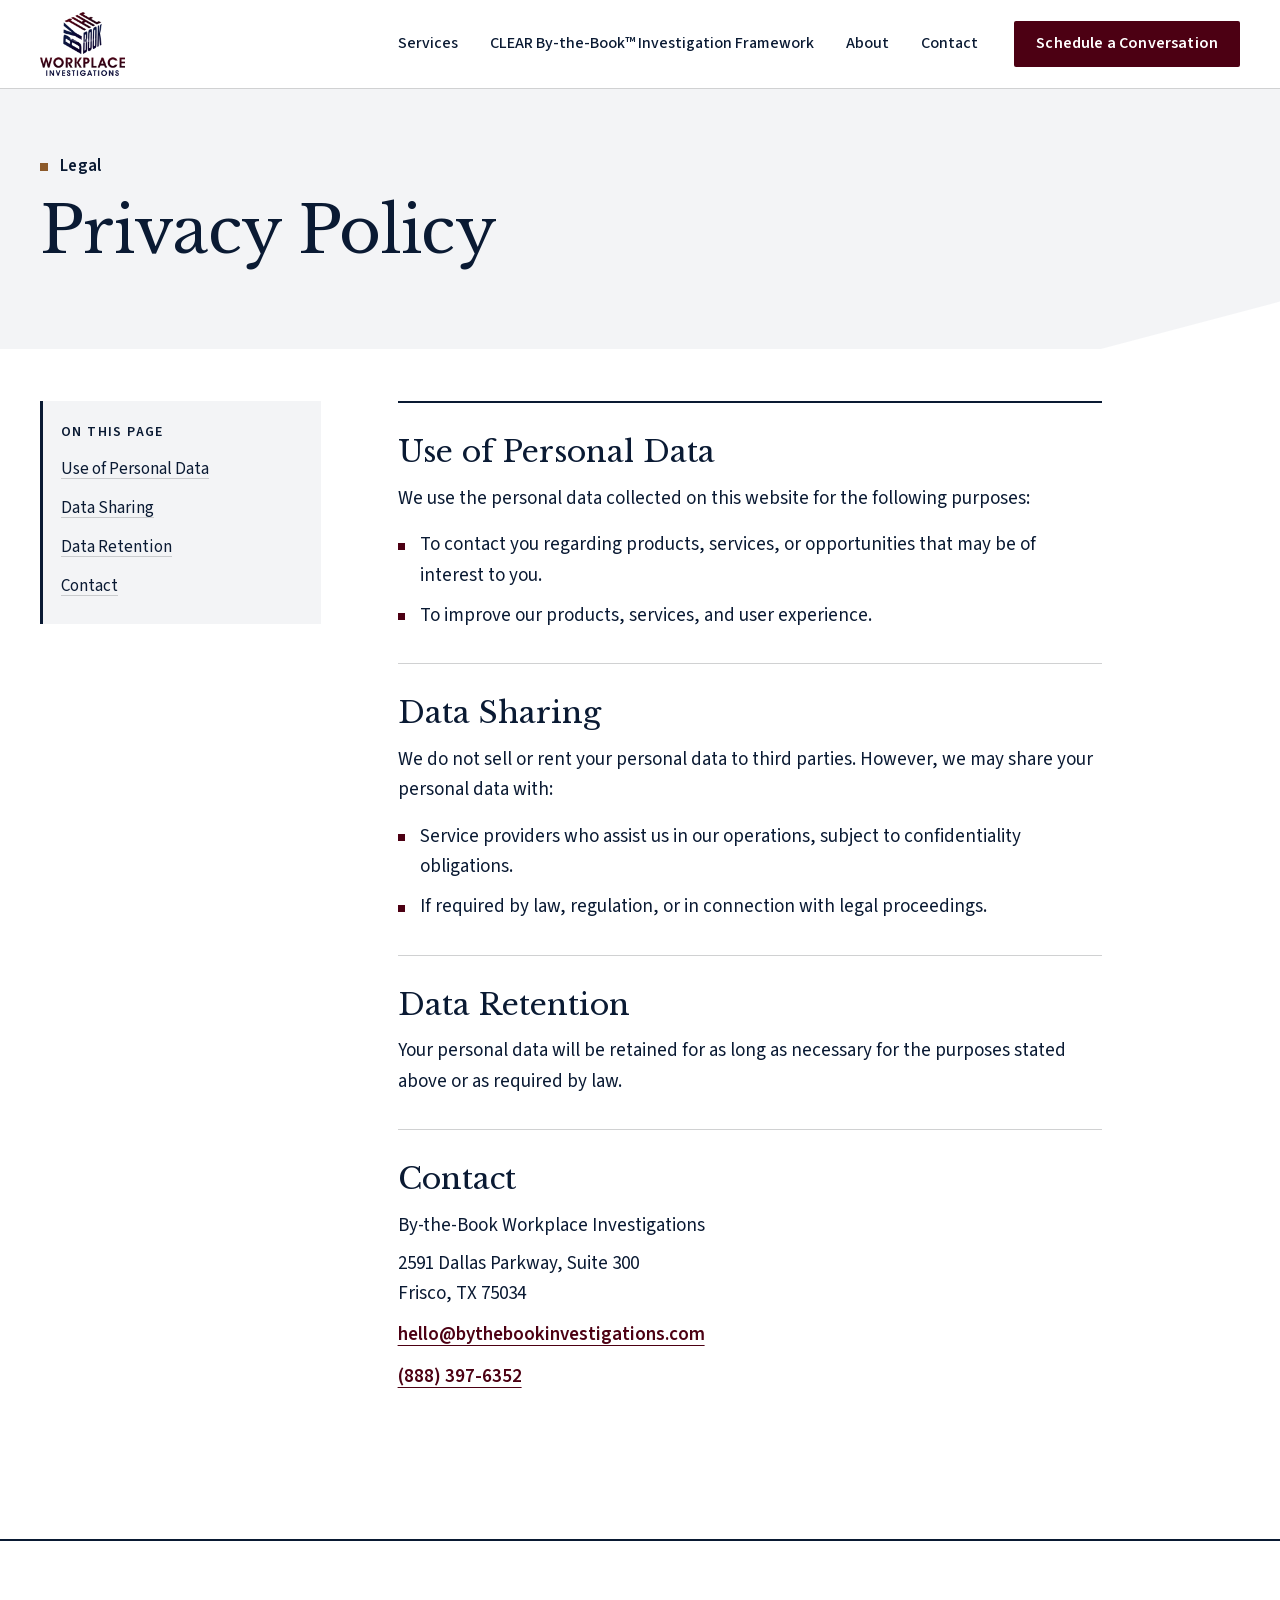
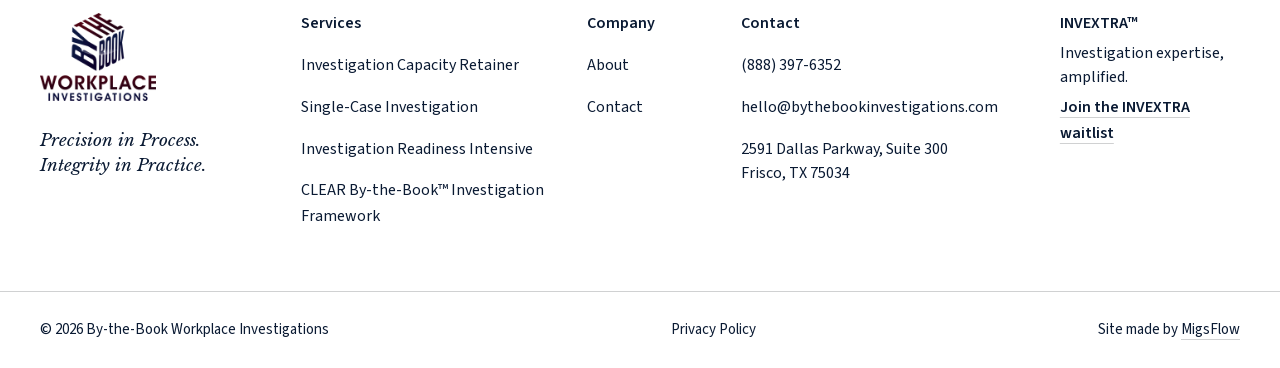
<file: privacy-policy/index.html>
<!DOCTYPE html>
<html lang="en">
<head>
    <meta charset="utf-8">
    <meta name="viewport" content="width=device-width, initial-scale=1">

    <!-- DRAFT title and description: to be finalised in the SEO pass -->
    <title>Privacy Policy | By-the-Book Workplace Investigations</title>
    <meta name="description" content="How By-the-Book Workplace Investigations uses, shares and retains personal data collected on this website.">
    <!-- The page address is not final yet (CLAUDE.md, Section 9). Update this if it changes. -->
    <link rel="canonical" href="https://www.bythebookinvestigations.com/privacy-policy/">

    <meta property="og:type" content="website">
    <meta property="og:title" content="Privacy Policy | By-the-Book Workplace Investigations">
    <meta property="og:description" content="How we use, share and retain personal data.">
    <meta property="og:url" content="https://www.bythebookinvestigations.com/privacy-policy/">
    <meta property="og:site_name" content="By-the-Book Workplace Investigations">
    <meta property="og:locale" content="en_US">
    <!-- For now this page shares the homepage's preview picture. A Privacy Policy picture can be made
         later; see the notes on og:image in the homepage (index.html) for the launch change. -->
    <meta property="og:image" content="https://mfebres0919.github.io/By-The-Book-Investigations/images/social/og-home.jpg">
    <meta property="og:image:type" content="image/jpeg">
    <meta property="og:image:width" content="1200">
    <meta property="og:image:height" content="630">
    <meta property="og:image:alt" content="By-the-Book Workplace Investigations">
    <meta name="twitter:card" content="summary_large_image">
    <meta name="twitter:title" content="Privacy Policy | By-the-Book Workplace Investigations">
    <meta name="twitter:description" content="How we use, share and retain personal data.">
    <meta name="twitter:image" content="https://mfebres0919.github.io/By-The-Book-Investigations/images/social/og-home.jpg">
    <meta name="twitter:image:alt" content="By-the-Book Workplace Investigations">
    <meta name="theme-color" content="#0A1A33">
    <link rel="icon" href="../favicon.ico" sizes="32x32">
    <link rel="icon" href="../favicon.svg" type="image/svg+xml">
    <link rel="apple-touch-icon" href="../apple-touch-icon.png">
    <link rel="manifest" href="../site.webmanifest">

    <link rel="preload" href="../fonts/source-sans-3-v20-latin-variable.woff2" as="font" type="font/woff2" crossorigin>
    <link rel="preload" href="../fonts/libre-baskerville-v24-latin-variable.woff2" as="font" type="font/woff2" crossorigin>

    <!-- global.css is shared by every page; privacy.css holds the rules for this page only. -->
    <link rel="stylesheet" href="../css/global.css">
    <link rel="stylesheet" href="../css/privacy.css">
    <noscript><link rel="stylesheet" href="../css/no-js.css"></noscript>

    <script src="../javascript/global.js" defer></script>
</head>
<body id="top">
    <a class="skip-link" href="#main">Skip to main content</a>

    <!-- ============ HEADER AND NAVIGATION (shared by every page) ============
         The same header as the homepage. Because this page lives in the "privacy-policy" folder, every
         link starts with "../" (go up one folder first). aria-current="page" is not used in the menu here (the
         Privacy Policy is not in the menu; it is marked in the footer instead): screen readers announce it, and global.css underlines it. -->
    <header class="site-header">
        <div class="site-header__inner container">
            <a class="site-header__logo" href="../">
                <span class="visually-hidden">Home:</span>
                <picture>
                    <source srcset="../images/brand/by-the-book-logo-sm.webp" type="image/webp">
                    <img src="../images/brand/by-the-book-logo-sm.png" alt="By-the-Book Workplace Investigations"
                         width="280" height="212" decoding="async">
                </picture>
            </a>

            <button class="nav-toggle" type="button" aria-expanded="false" aria-controls="site-nav">
                <span class="visually-hidden">Menu</span>
                <span class="nav-toggle__bars" aria-hidden="true">
                    <span class="nav-toggle__bar"></span>
                    <span class="nav-toggle__bar"></span>
                </span>
            </button>

            <nav class="site-nav" id="site-nav" aria-label="Main">
                <ul class="site-nav__list">
                    <li class="site-nav__item"><a class="site-nav__link" href="../services/">Services</a></li>
                    <li class="site-nav__item"><a class="site-nav__link" href="../#process">CLEAR <span class="nowrap">By-the-Book™</span> Investigation Framework</a></li>
                    <li class="site-nav__item"><a class="site-nav__link" href="../about/">About</a></li>
                    <li class="site-nav__item"><a class="site-nav__link" href="../contact/">Contact</a></li>
                </ul>

                <a class="btn btn--primary site-nav__cta" href="../contact/">Schedule a Conversation</a>

                <address class="site-nav__contact">
                    <a class="site-nav__contact-link" href="tel:+18883976352">(888) 397-6352</a>
                    <a class="site-nav__contact-link" href="mailto:hello@bythebookinvestigations.com">hello@bythebookinvestigations.com</a>
                    <span class="site-nav__contact-text">2591 Dallas Parkway, Suite 300<br>Frisco, TX 75034</span>
                </address>
            </nav>
        </div>
    </header>

    <main id="main">

        <!-- ============ PRIVACY POLICY ============
             THE WORDING IS HER CURRENT SITE'S POLICY, word for word
             (bythebookinvestigations.com/privacy-policy, copied 2026-11-25). Her Round 1 feedback
             overview asks whether to keep it or send updated text: replace the sections below if she
             sends a new policy. Her current policy has no "last updated" date, so none is shown;
             add one with any new text. Nothing here was written by us: legal wording is hers to give.
             Layout: a short pale grey header (a quiet page, unlike the other heroes), then the
             policy in one readable column. On desktop a small "On this page" list sits beside it
             and stays in view. At the foot of the header, a new divider: the lifted corner of a page. -->
        <section class="legal-hero" aria-labelledby="legal-title">
            <div class="container">
                <p class="legal-hero__eyebrow">Legal</p>
                <h1 class="legal-hero__title" id="legal-title">Privacy Policy</h1>
            </div>
            <!-- Divider drawn for this page: the lifted corner of a page, in white -->
            <svg class="legal-hero__divider" aria-hidden="true" focusable="false" xmlns="http://www.w3.org/2000/svg" viewBox="0 0 1000 100" preserveAspectRatio="none"><path d="M0 100V92H860L1000 18V100Z"/></svg>
        </section>

        <div class="legal container">
            <nav class="legal__toc" aria-label="On this page">
                <p class="legal__toc-title">On this page</p>
                <ul class="legal__toc-list" role="list">
                    <li><a class="legal__toc-link" href="#use">Use of Personal Data</a></li>
                    <li><a class="legal__toc-link" href="#sharing">Data Sharing</a></li>
                    <li><a class="legal__toc-link" href="#retention">Data Retention</a></li>
                    <li><a class="legal__toc-link" href="#contact-us">Contact</a></li>
                </ul>
            </nav>

            <div class="legal__body">
                <section class="legal__section" id="use" aria-labelledby="use-title">
                    <h2 class="legal__heading" id="use-title">Use of Personal Data</h2>
                    <p>We use the personal data collected on this website for the following purposes:</p>
                    <ul class="legal__list">
                        <li>To contact you regarding products, services, or opportunities that may be of interest to you.</li>
                        <li>To improve our products, services, and user experience.</li>
                    </ul>
                </section>

                <section class="legal__section" id="sharing" aria-labelledby="sharing-title">
                    <h2 class="legal__heading" id="sharing-title">Data Sharing</h2>
                    <p>We do not sell or rent your personal data to third parties. However, we may share your personal data with:</p>
                    <ul class="legal__list">
                        <li>Service providers who assist us in our operations, subject to confidentiality obligations.</li>
                        <li>If required by law, regulation, or in connection with legal proceedings.</li>
                    </ul>
                </section>

                <section class="legal__section" id="retention" aria-labelledby="retention-title">
                    <h2 class="legal__heading" id="retention-title">Data Retention</h2>
                    <p>Your personal data will be retained for as long as necessary for the purposes stated above or as required by law.</p>
                </section>

                <!-- Her current policy page ends with these contact details (no sentence of its own).
                     "Contact" is a plain label added here. -->
                <section class="legal__section legal__section--contact" id="contact-us" aria-labelledby="contact-us-title">
                    <h2 class="legal__heading" id="contact-us-title">Contact</h2>
                    <address class="legal__address">
                        <span><span class="nowrap">By-the-Book</span> Workplace Investigations</span>
                        <span>2591 Dallas Parkway, Suite 300<br>Frisco, TX 75034</span>
                        <a href="mailto:hello@bythebookinvestigations.com">hello@bythebookinvestigations.com</a>
                        <a href="tel:+18883976352">(888) 397-6352</a>
                    </address>
                </section>
            </div>
        </div>

    </main>

    <!-- ============ FOOTER (shared by every page) ============
         The same footer as the homepage, with "../" in front of every link. The service links point at
         the sections of the Services page. -->
    <footer class="site-footer">
        <div class="site-footer__inner container" data-reveal-group>
            <div class="site-footer__brand" data-reveal="fade">
                <a class="site-footer__logo" href="../">
                    <span class="visually-hidden">Home:</span>
                    <picture>
                        <source srcset="../images/brand/by-the-book-logo-sm.webp" type="image/webp">
                        <img src="../images/brand/by-the-book-logo-sm.png" alt="By-the-Book Workplace Investigations"
                             width="280" height="212" loading="lazy" decoding="async">
                    </picture>
                </a>
                <p class="site-footer__tagline">Precision in Process. Integrity in Practice.</p>
            </div>

            <nav class="site-footer__col site-footer__col--wide" aria-label="Services" data-reveal="fade">
                <h2 class="site-footer__heading">Services</h2>
                <ul class="site-footer__list" role="list">
                    <li><a class="site-footer__link" href="../services/#retainer">Investigation Capacity Retainer</a></li>
                    <li><a class="site-footer__link" href="../services/#single-case">Single-Case Investigation</a></li>
                    <li><a class="site-footer__link" href="../services/#readiness">Investigation Readiness Intensive</a></li>
                    <li><a class="site-footer__link" href="../#process">CLEAR <span class="nowrap">By-the-Book™</span> Investigation Framework</a></li>
                </ul>
            </nav>

            <nav class="site-footer__col" aria-label="Company" data-reveal="fade">
                <h2 class="site-footer__heading">Company</h2>
                <ul class="site-footer__list" role="list">
                    <li><a class="site-footer__link" href="../about/">About</a></li>
                    <li><a class="site-footer__link" href="../contact/">Contact</a></li>
                </ul>
            </nav>

            <div class="site-footer__col site-footer__col--wide site-footer__col--contact" data-reveal="fade">
                <h2 class="site-footer__heading">Contact</h2>
                <address class="site-footer__list">
                    <a class="site-footer__link" href="tel:+18883976352">(888) 397-6352</a>
                    <a class="site-footer__link" href="mailto:hello@bythebookinvestigations.com">hello@bythebookinvestigations.com</a>
                    <span class="site-footer__text">2591 Dallas Parkway, Suite 300<br>Frisco, TX 75034</span>
                </address>
            </div>

            <div class="site-footer__col" data-reveal="fade">
                <h2 class="site-footer__heading">INVEXTRA™</h2>
                <p class="site-footer__text">Investigation expertise, amplified.</p>
                <a class="site-footer__link site-footer__link--arrow" href="https://invextra.ai/" target="_blank" rel="noopener">
                    Join the INVEXTRA waitlist<span class="visually-hidden"> (opens in a new tab)</span>
                </a>
            </div>
        </div>

        <div class="site-footer__bar">
            <div class="site-footer__bar-inner container">
                <p class="site-footer__copy">&copy; <span class="js-year">2026</span> By-the-Book Workplace Investigations</p>
                <a class="site-footer__link" href="./" aria-current="page">Privacy Policy</a>
                <p class="site-footer__credit">Site made by <a class="site-footer__link" href="https://migsflow.com/" target="_blank" rel="noopener">MigsFlow<span class="visually-hidden"> (opens in a new tab)</span></a></p>
            </div>
        </div>
    </footer>

    <a class="back-to-top" href="#top">
        <span class="visually-hidden">Back to top</span>
        <svg aria-hidden="true" width="20" height="20" viewBox="0 0 20 20"><path d="M10 16V4m-5 5 5-5 5 5" fill="none" stroke="currentColor" stroke-width="2" stroke-linecap="round" stroke-linejoin="round"/></svg>
    </a>
</body>
</html>
</file>
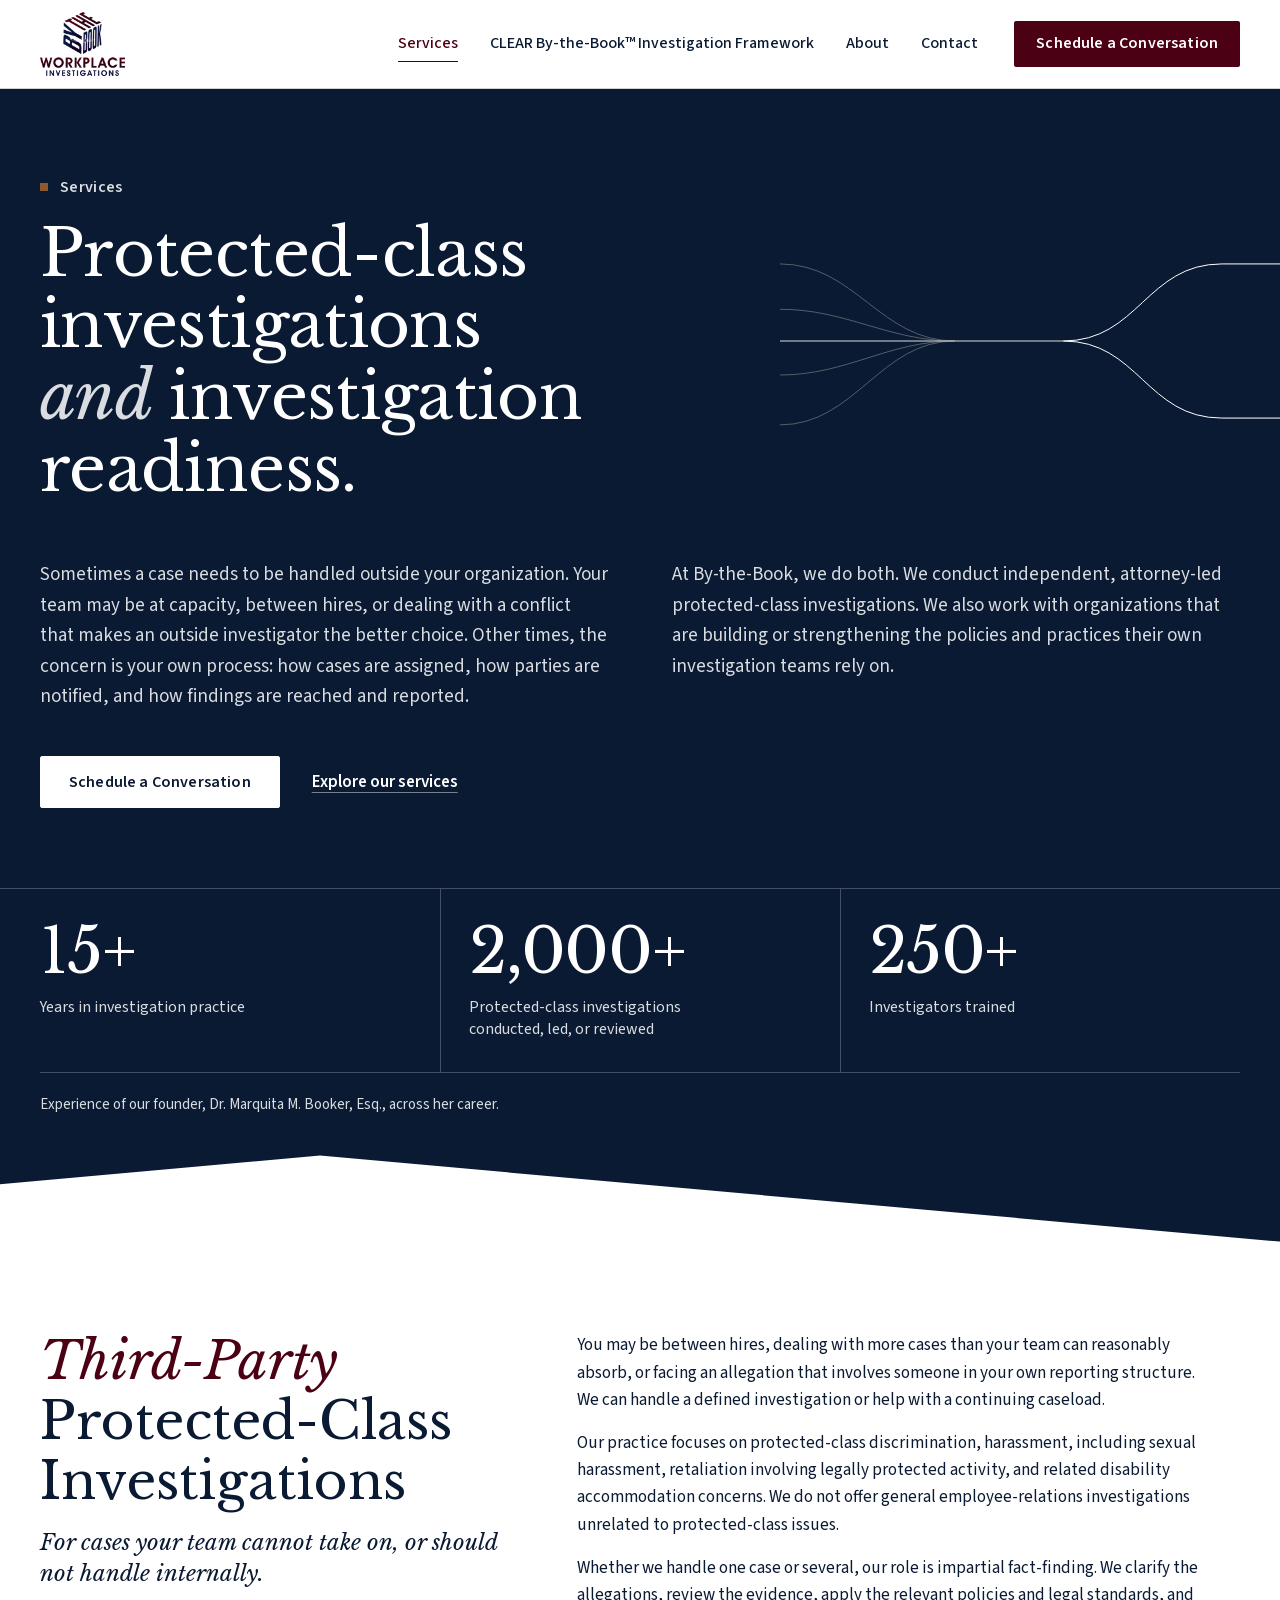
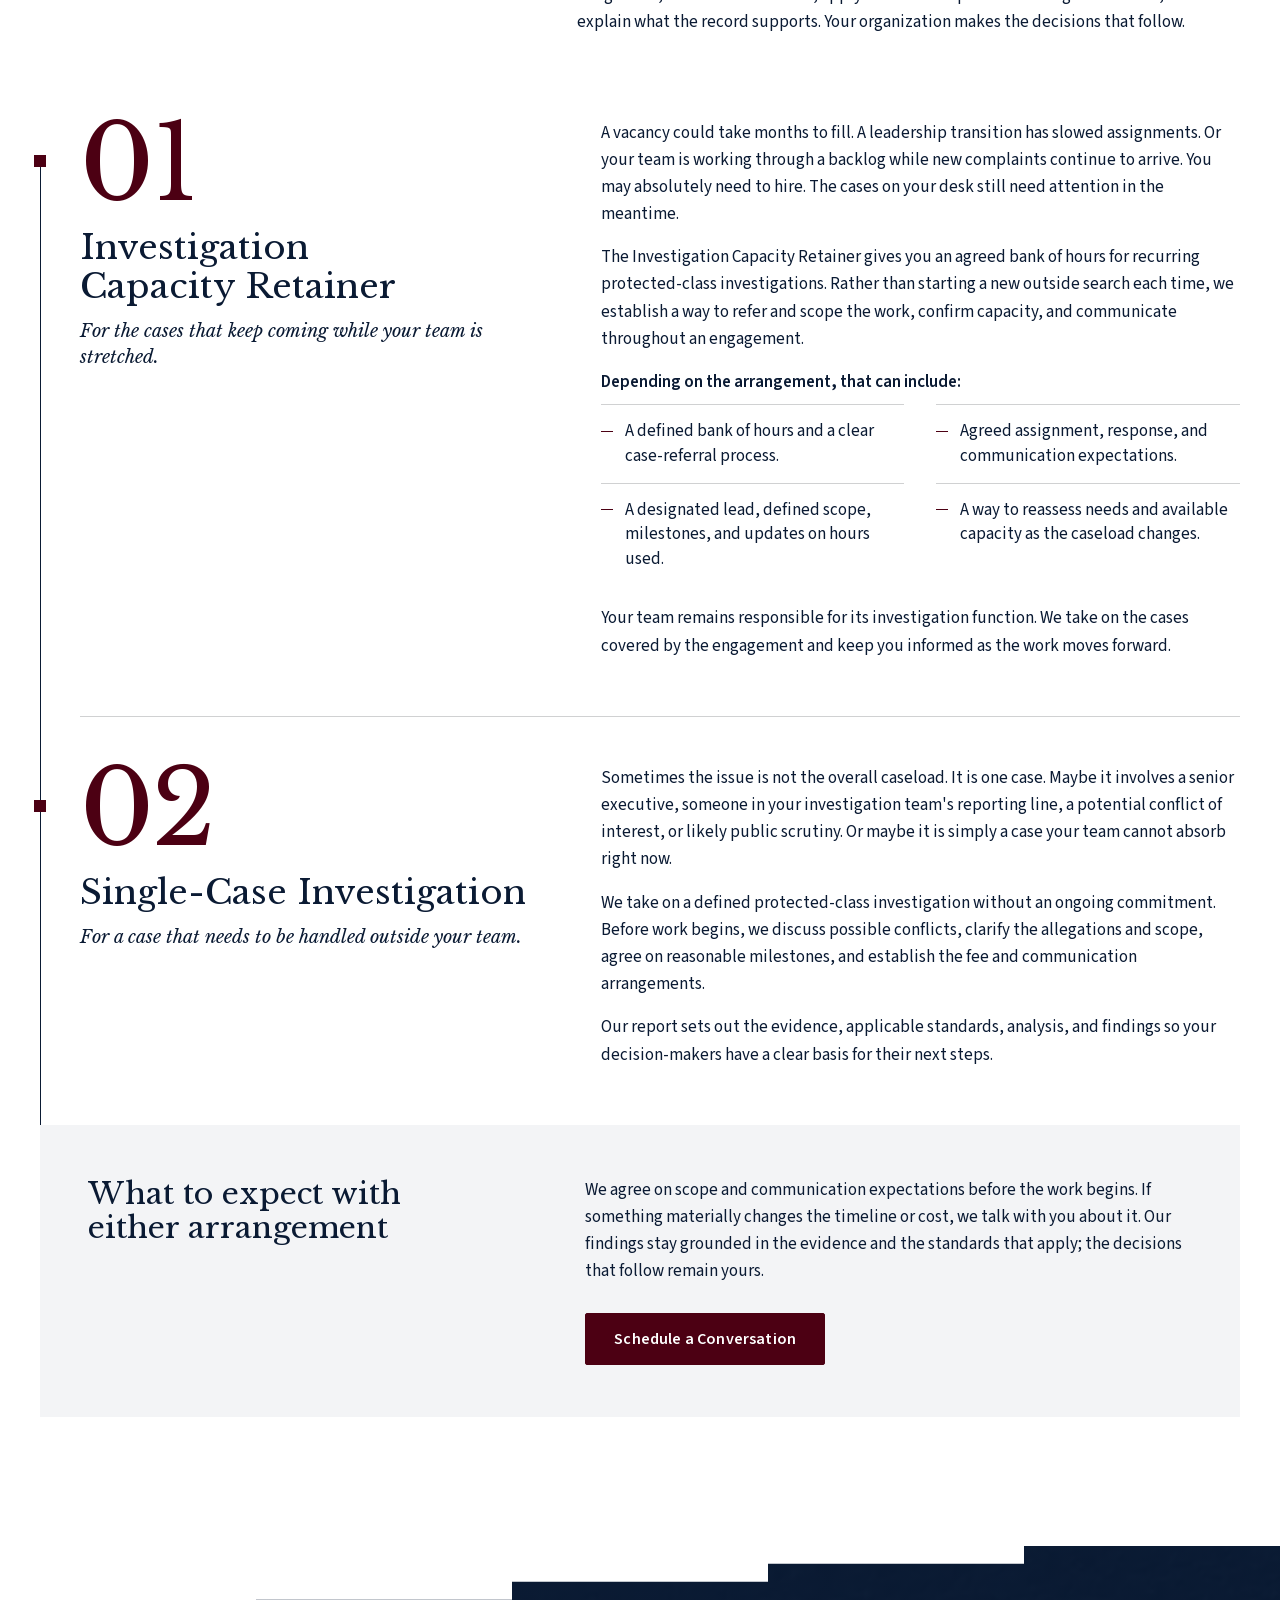
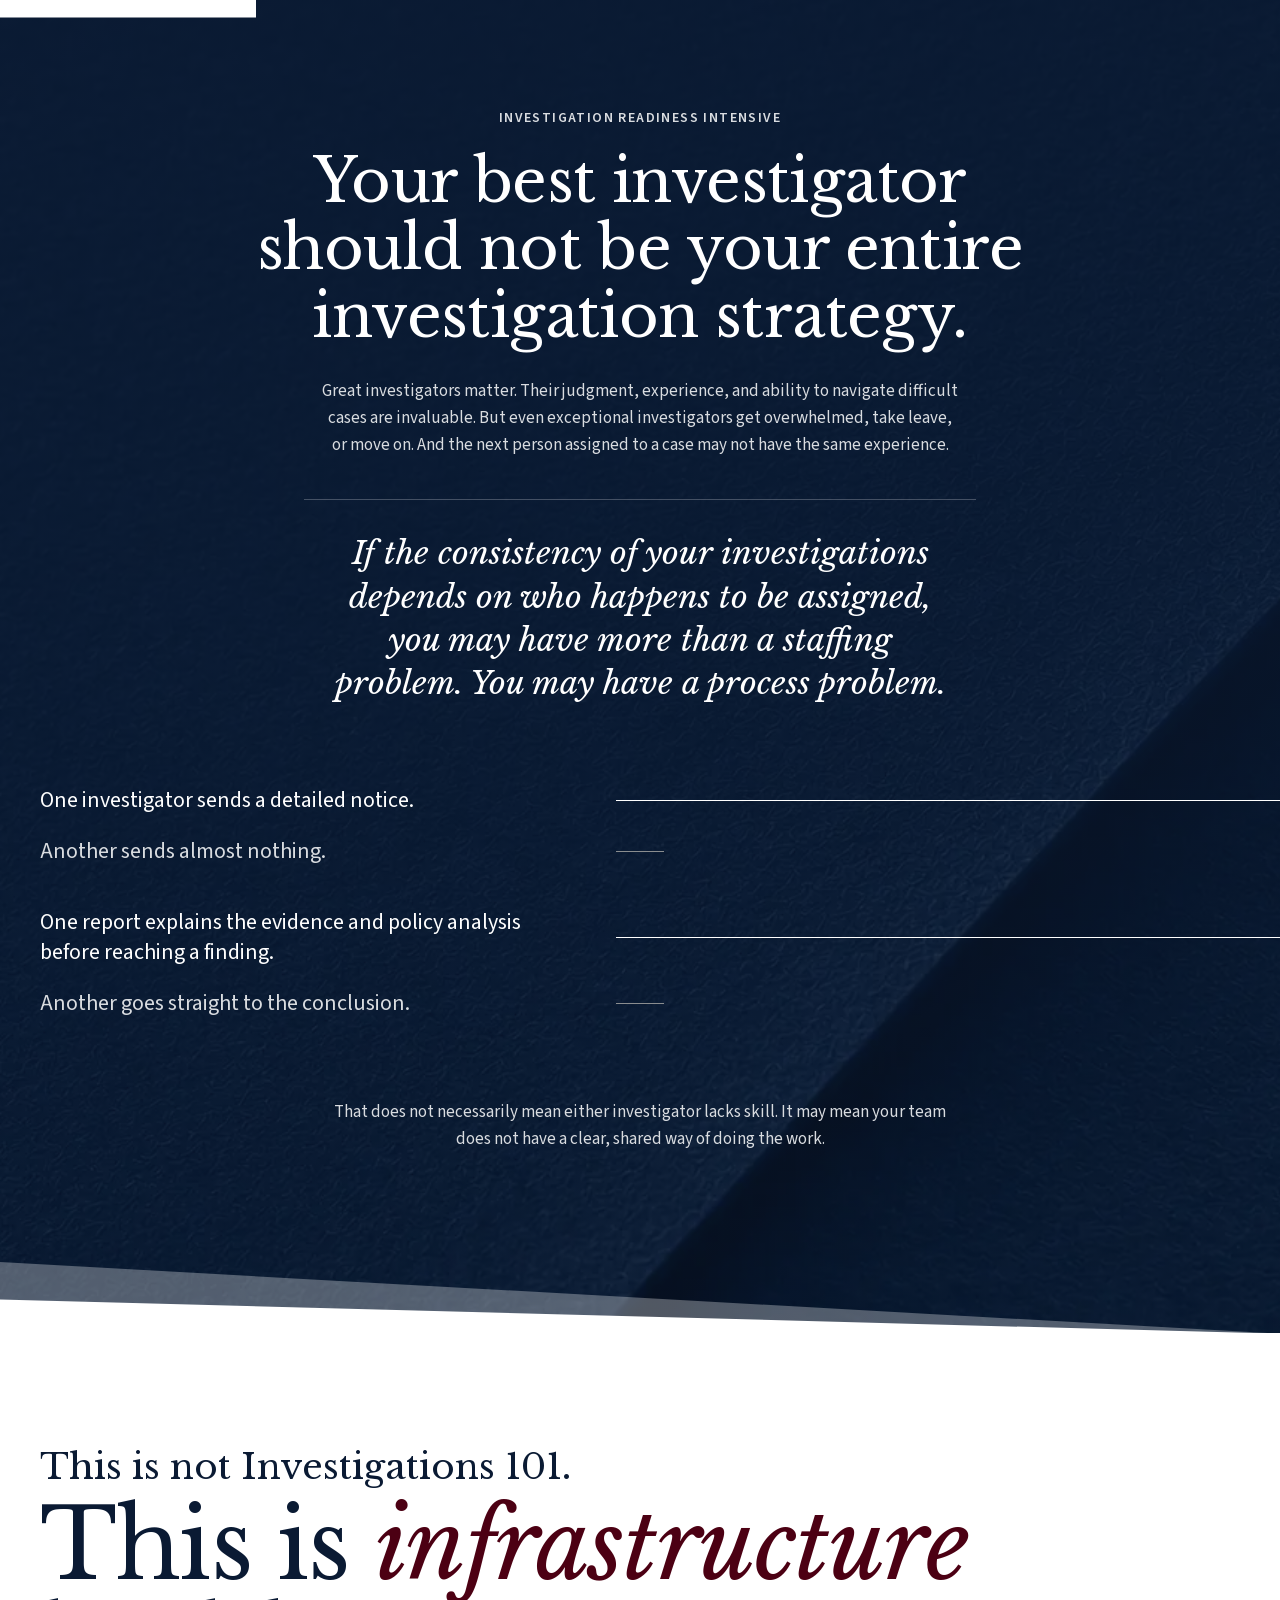
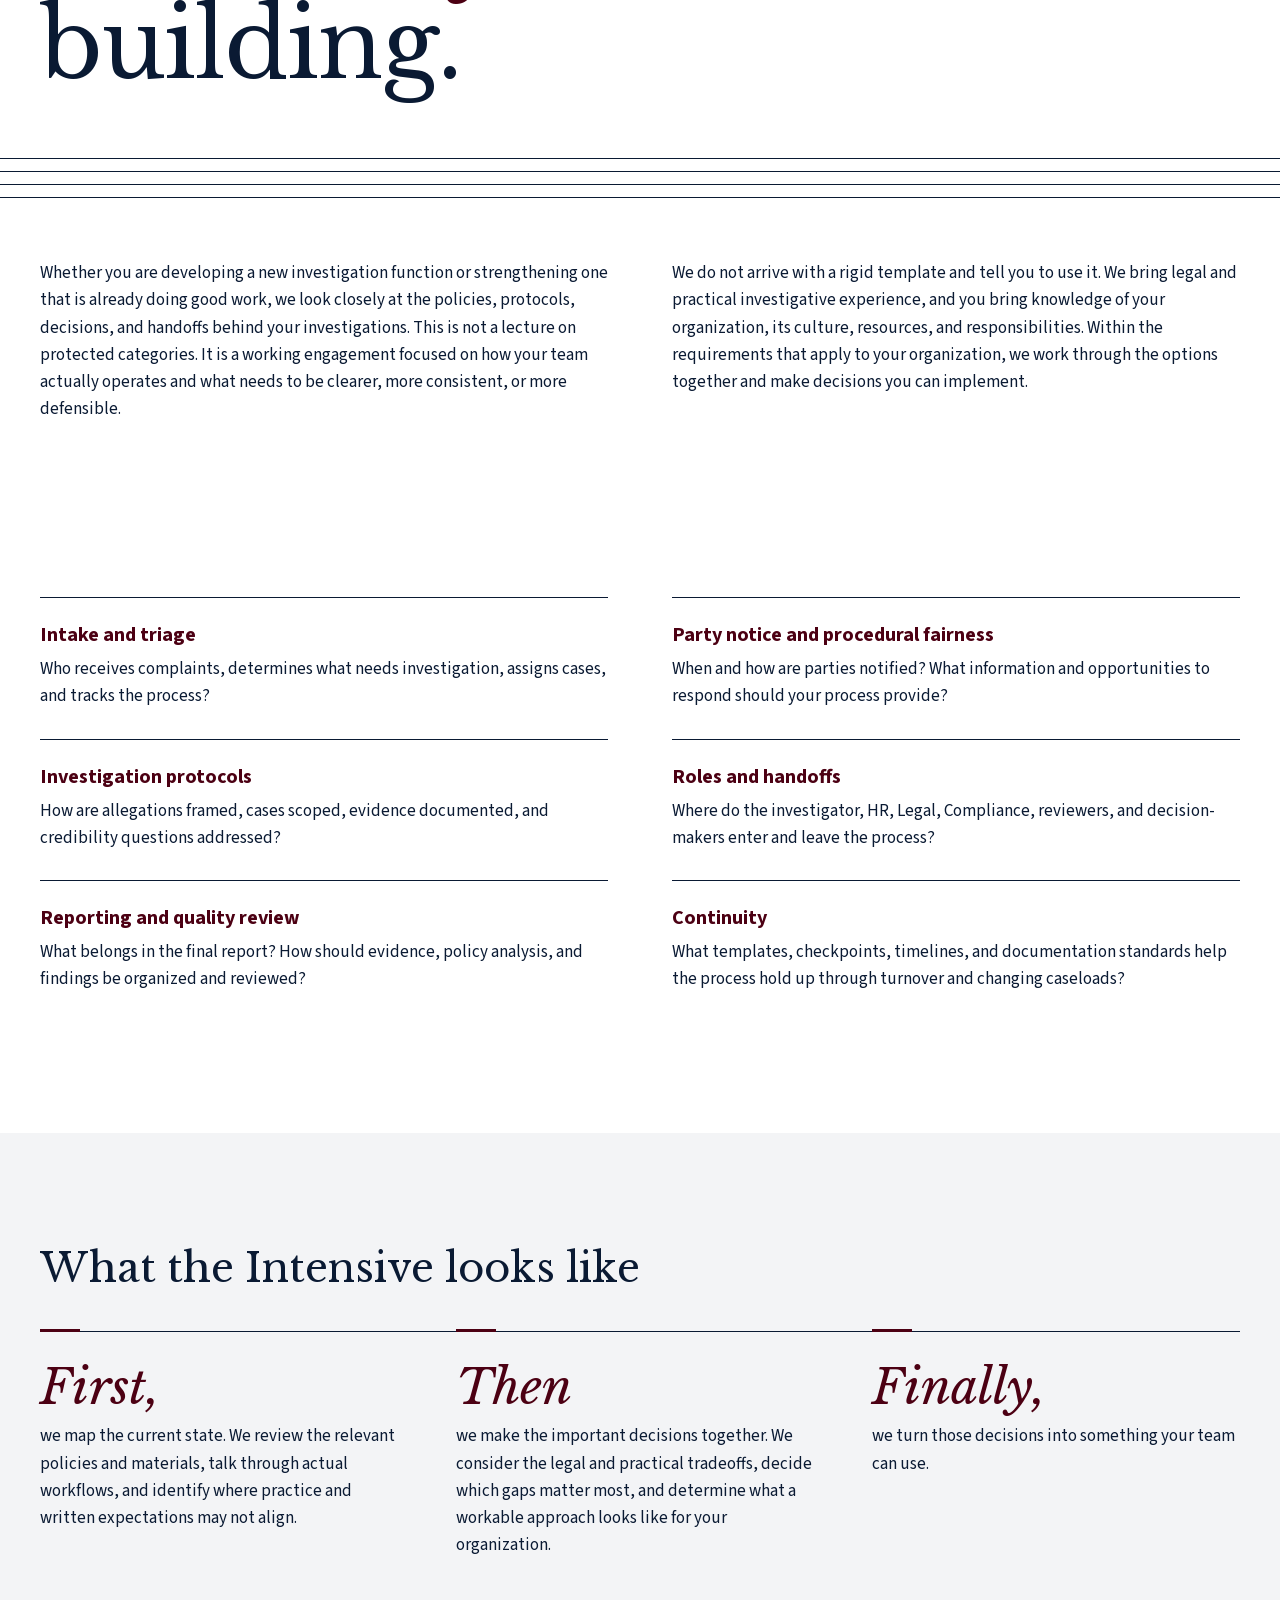
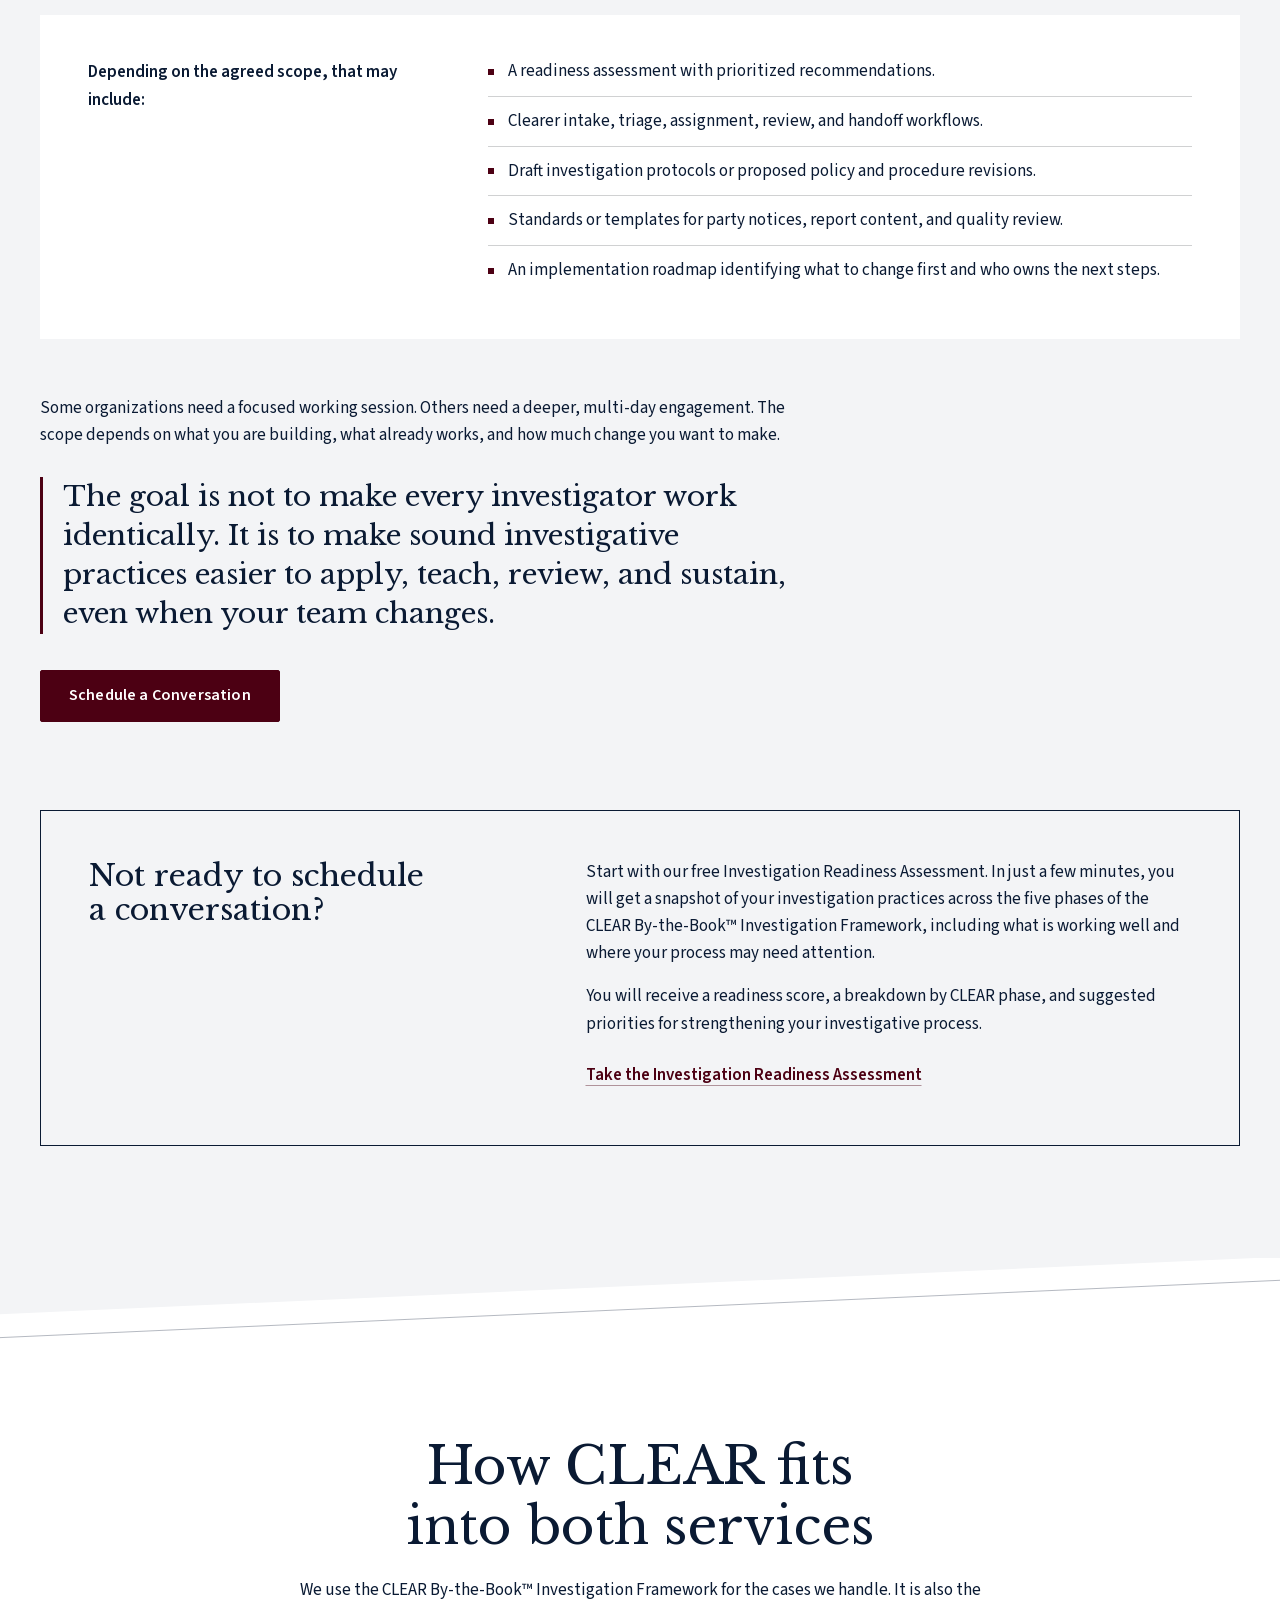
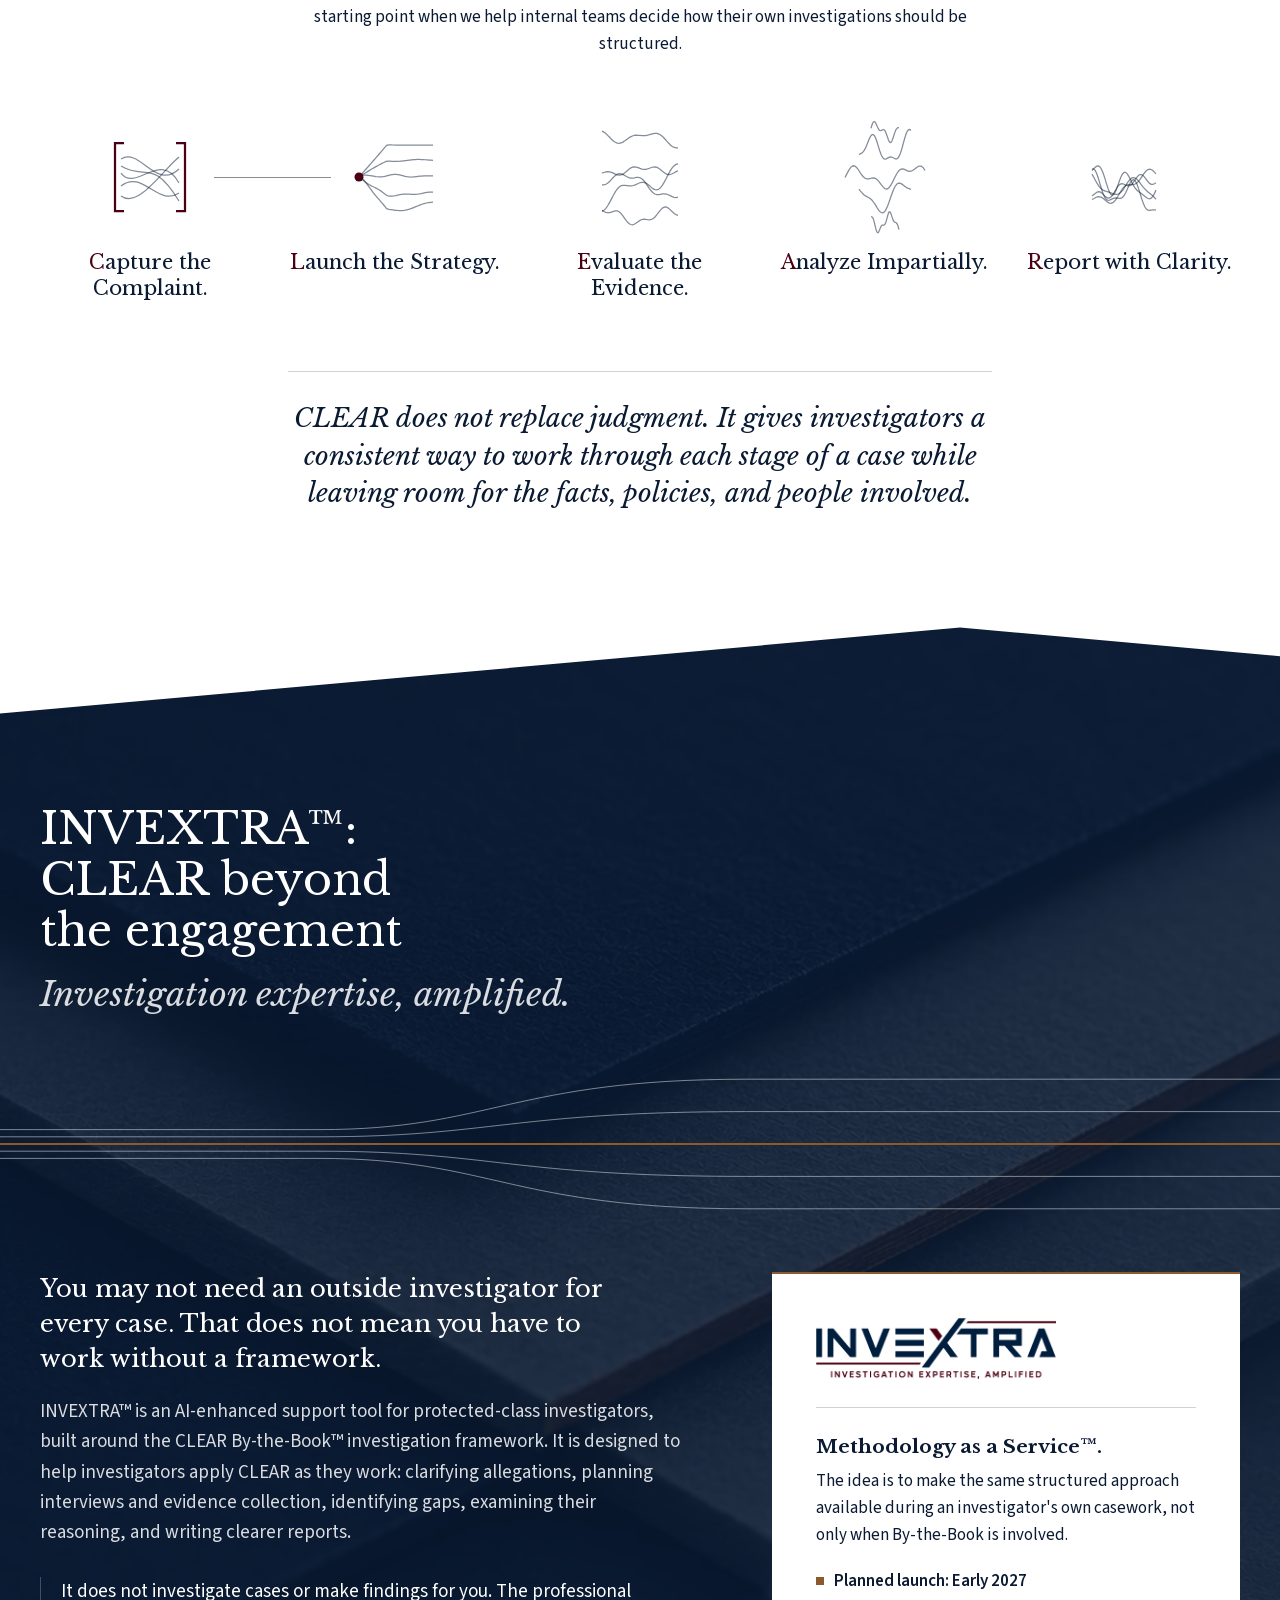
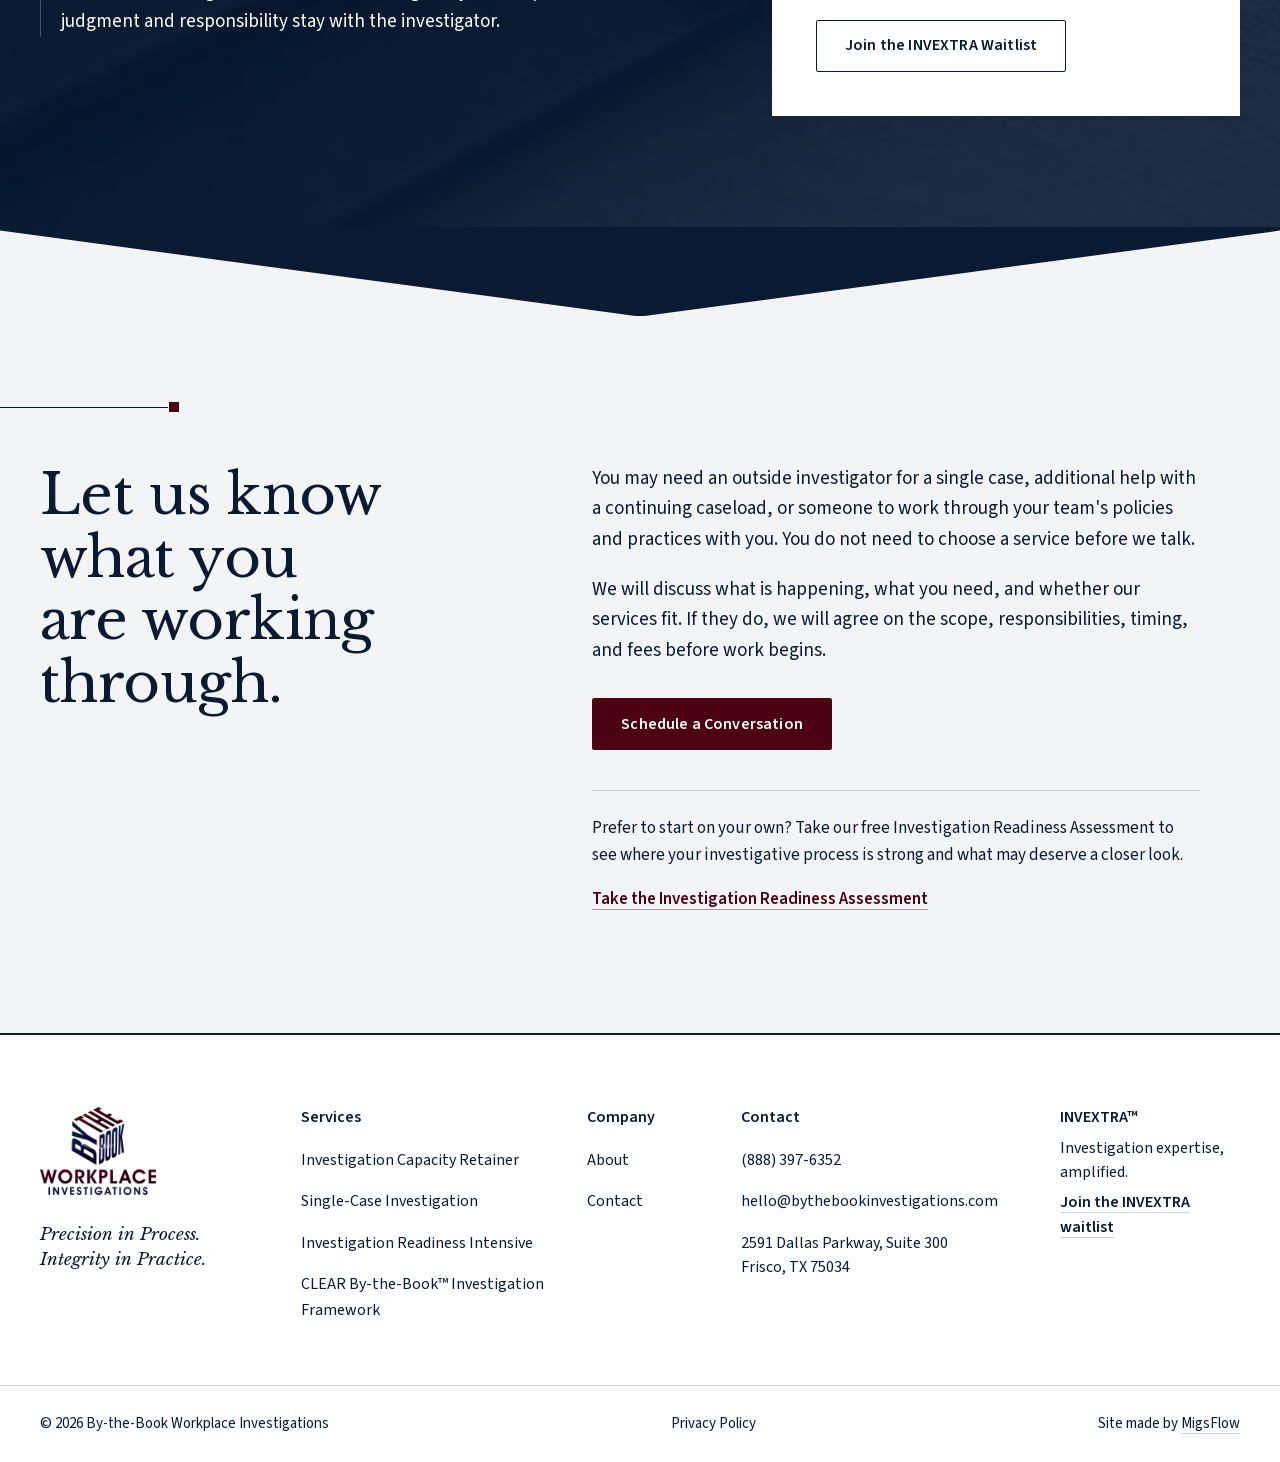
<file: services/index.html>
<!DOCTYPE html>
<html lang="en">
<head>
    <meta charset="utf-8">
    <meta name="viewport" content="width=device-width, initial-scale=1">

    <!-- DRAFT title and description: to be finalised in the SEO pass -->
    <title>Services | By-the-Book Workplace Investigations</title>
    <meta name="description" content="Independent, attorney-led protected-class investigations, and an Investigation Readiness Intensive for teams strengthening their own investigation practice.">
    <!-- The page address is not final yet (CLAUDE.md, Section 9). Update this if it changes. -->
    <link rel="canonical" href="https://www.bythebookinvestigations.com/services/">

    <meta property="og:type" content="website">
    <meta property="og:title" content="Services | By-the-Book Workplace Investigations">
    <meta property="og:description" content="Protected-class investigations and investigation readiness.">
    <meta property="og:url" content="https://www.bythebookinvestigations.com/services/">
    <meta property="og:site_name" content="By-the-Book Workplace Investigations">
    <meta property="og:locale" content="en_US">
    <!-- For now this page shares the homepage's preview picture. A Services picture can be made
         later; see the notes on og:image in the homepage (index.html) for the launch change. -->
    <meta property="og:image" content="https://mfebres0919.github.io/By-The-Book-Investigations/images/social/og-home.jpg">
    <meta property="og:image:type" content="image/jpeg">
    <meta property="og:image:width" content="1200">
    <meta property="og:image:height" content="630">
    <meta property="og:image:alt" content="By-the-Book Workplace Investigations">
    <meta name="twitter:card" content="summary_large_image">
    <meta name="twitter:title" content="Services | By-the-Book Workplace Investigations">
    <meta name="twitter:description" content="Protected-class investigations and investigation readiness.">
    <meta name="twitter:image" content="https://mfebres0919.github.io/By-The-Book-Investigations/images/social/og-home.jpg">
    <meta name="twitter:image:alt" content="By-the-Book Workplace Investigations">
    <meta name="theme-color" content="#0A1A33">
    <link rel="icon" href="../favicon.ico" sizes="32x32">
    <link rel="icon" href="../favicon.svg" type="image/svg+xml">
    <link rel="apple-touch-icon" href="../apple-touch-icon.png">
    <link rel="manifest" href="../site.webmanifest">

    <link rel="preload" href="../fonts/source-sans-3-v20-latin-variable.woff2" as="font" type="font/woff2" crossorigin>
    <link rel="preload" href="../fonts/libre-baskerville-v24-latin-variable.woff2" as="font" type="font/woff2" crossorigin>

    <!-- global.css is shared by every page; services.css holds the rules for this page only.
         (This page does not load styles.css, which is the homepage's.) -->
    <link rel="stylesheet" href="../css/global.css">
    <link rel="stylesheet" href="../css/services.css">
    <noscript><link rel="stylesheet" href="../css/no-js.css"></noscript>

    <script src="../javascript/global.js" defer></script>
</head>
<body id="top">
    <a class="skip-link" href="#main">Skip to main content</a>

    <!-- ============ HEADER AND NAVIGATION (shared by every page) ============
         The same header as the homepage. Because this page lives in the "services" folder, every
         link starts with "../" (go up one folder first). aria-current="page" marks "Services" as the
         page we are on: screen readers announce it, and global.css underlines it. -->
    <header class="site-header">
        <div class="site-header__inner container">
            <a class="site-header__logo" href="../">
                <span class="visually-hidden">Home:</span>
                <picture>
                    <source srcset="../images/brand/by-the-book-logo-sm.webp" type="image/webp">
                    <img src="../images/brand/by-the-book-logo-sm.png" alt="By-the-Book Workplace Investigations"
                         width="280" height="212" decoding="async">
                </picture>
            </a>

            <button class="nav-toggle" type="button" aria-expanded="false" aria-controls="site-nav">
                <span class="visually-hidden">Menu</span>
                <span class="nav-toggle__bars" aria-hidden="true">
                    <span class="nav-toggle__bar"></span>
                    <span class="nav-toggle__bar"></span>
                </span>
            </button>

            <nav class="site-nav" id="site-nav" aria-label="Main">
                <ul class="site-nav__list">
                    <li class="site-nav__item"><a class="site-nav__link" href="./" aria-current="page">Services</a></li>
                    <li class="site-nav__item"><a class="site-nav__link" href="../#process">CLEAR <span class="nowrap">By-the-Book™</span> Investigation Framework</a></li>
                    <li class="site-nav__item"><a class="site-nav__link" href="../about/">About</a></li>
                    <li class="site-nav__item"><a class="site-nav__link" href="../contact/">Contact</a></li>
                </ul>

                <a class="btn btn--primary site-nav__cta" href="../contact/">Schedule a Conversation</a>

                <address class="site-nav__contact">
                    <a class="site-nav__contact-link" href="tel:+18883976352">(888) 397-6352</a>
                    <a class="site-nav__contact-link" href="mailto:hello@bythebookinvestigations.com">hello@bythebookinvestigations.com</a>
                    <span class="site-nav__contact-text">2591 Dallas Parkway, Suite 300<br>Frisco, TX 75034</span>
                </address>
            </nav>
        </div>
    </header>

    <main id="main">

        <!-- ============ HERO (her Services copy, section 01) ============
             All wording is from "Services Page (Final).docx", section 01, word for word.
             Her build note: this page is "intentionally different from the homepage" and moves
             straight to the offerings. So the hero is shorter than the homepage's, the text sits on
             the left instead of in the centre, and the drawing is different:

             THE FORK. A few faint lines come in and settle into one line (the same idea as the
             homepage hero: many accounts, one clear standard), and that line then divides into two
             (her two services: investigations, and readiness). It draws itself once, from left to
             right, when the page opens, and then stays still. Because it does not keep moving, it
             needs no pause button. It is decorative, so screen readers skip it.

             Her three figures sit along the foot of the hero, on the navy (her build note:
             "three figures under the introduction", credited to Dr. Booker's career). -->
        <section class="services-hero" aria-labelledby="services-hero-title">
            <div class="services-hero__inner container">
                <div class="services-hero__head">
                    <p class="services-hero__eyebrow">Services</p>
                    <!-- Her heading, set on two lines so each service gets a line of its own.
                         "and" is in italics: the word that joins the two (a design choice, not a wording change). -->
                    <h1 class="services-hero__title" id="services-hero-title">
                        <span class="services-hero__line">Protected-class investigations</span>
                        <span class="services-hero__line"><em class="services-hero__and">and</em> investigation readiness.</span>
                    </h1>
                </div>

                <!-- The drawing. preserveAspectRatio="none" lets it stretch to whatever box the CSS gives
                     it (a wide, short band on phones, a taller block on desktop), and
                     vector-effect="non-scaling-stroke" keeps the lines 1 pixel thin while it stretches. -->
                <div class="services-hero__fork" aria-hidden="true">
                    <svg class="services-hero__fork-svg" viewBox="0 0 600 240" preserveAspectRatio="none" focusable="false">
                        <g class="services-hero__threads">
                            <path d="M0 52C90 52 120 120 210 120" vector-effect="non-scaling-stroke"/>
                            <path d="M0 92C80 92 130 120 210 120" vector-effect="non-scaling-stroke"/>
                            <path d="M0 150C80 150 130 120 210 120" vector-effect="non-scaling-stroke"/>
                            <path d="M0 194C90 194 120 120 210 120" vector-effect="non-scaling-stroke"/>
                        </g>
                        <path class="services-hero__trunk" d="M0 120H340" vector-effect="non-scaling-stroke"/>
                        <path class="services-hero__branch" d="M340 120C430 120 440 52 530 52H600" vector-effect="non-scaling-stroke"/>
                        <path class="services-hero__branch" d="M340 120C430 120 440 188 530 188H600" vector-effect="non-scaling-stroke"/>
                    </svg>
                </div>

                <div class="services-hero__intro">
                    <p class="services-hero__text">Sometimes a case needs to be handled outside your organization. Your team may be at capacity, between hires, or dealing with a conflict that makes an outside investigator the better choice. Other times, the concern is your own process: how cases are assigned, how parties are notified, and how findings are reached and reported.</p>
                    <p class="services-hero__text">At By-the-Book, we do both. We conduct independent, attorney-led protected-class investigations. We also work with organizations that are building or strengthening the policies and practices their own investigation teams rely on.</p>
                </div>

                <!-- Her button, and her text link "Explore our services", which jumps down to the
                     investigations section (her note: "jump to investigations"). That section is not
                     built yet, so for now the link has nowhere to go. -->
                <div class="services-hero__actions">
                    <a class="btn btn--light" href="../contact/">Schedule a Conversation</a>
                    <a class="services-hero__link" href="#investigations">Explore our services</a>
                </div>
            </div>

            <!-- Her three figures, in her order. They count up once (global.js, part 6); screen readers
                 read the finished figure from the hidden span beside each one. -->
            <div class="services-hero__stats">
                <div class="container">
                    <ul class="services-stats" role="list">
                        <li class="services-stats__item">
                            <p class="services-stats__figure"><span aria-hidden="true" data-count="15" data-suffix="+">15+</span><span class="visually-hidden">15+</span></p>
                            <p class="services-stats__label">Years in investigation practice</p>
                        </li>
                        <li class="services-stats__item">
                            <p class="services-stats__figure"><span aria-hidden="true" data-count="2000" data-suffix="+">2,000+</span><span class="visually-hidden">2,000+</span></p>
                            <p class="services-stats__label">Protected-class investigations conducted, led, or reviewed</p>
                        </li>
                        <li class="services-stats__item">
                            <p class="services-stats__figure"><span aria-hidden="true" data-count="250" data-suffix="+">250+</span><span class="visually-hidden">250+</span></p>
                            <p class="services-stats__label">Investigators trained</p>
                        </li>
                    </ul>
                    <p class="services-stats__note">Experience of our founder, Dr. Marquita M. Booker, Esq., across her career.</p>
                </div>
            </div>
        </section>

        <!-- ============ THIRD-PARTY INVESTIGATIONS (her section 02) ============
             All wording from her Services document, section 02, word for word. Her build note:
             present the retainer first and the single case second.
             Layout: her heading and short line on the left, her three opening paragraphs on the right
             (stacked on phones). Then the two engagements hang off one vertical line, each starting
             with a large burgundy numeral. The line draws itself down the page when the list scrolls
             into view (data-draw, global.js part 4) and ends at the grey "What to expect" panel.
             id="investigations" is where the hero's "Explore our services" link lands. -->
        <section class="investigations svc-divided svc-divided--top" id="investigations" aria-labelledby="investigations-title">
            <!-- Divider: the homepage's angled shape, in the hero's navy -->
            <svg class="svc-divider svc-divider--navy" aria-hidden="true" focusable="false" xmlns="http://www.w3.org/2000/svg" viewBox="0 0 1000 100" preserveAspectRatio="none"><path d="M0 0v36L250 4l750 96V0H0z"/></svg>
            <div class="container">
                <div class="investigations__intro">
                    <div class="investigations__head" data-reveal="up">
                        <h2 class="investigations__title" id="investigations-title"><em class="accent">Third-Party</em> <span class="nowrap">Protected-Class</span> Investigations</h2>
                        <p class="investigations__sub">For cases your team cannot take on, or should not handle internally.</p>
                    </div>
                    <div class="investigations__text" data-reveal="up" data-delay="1">
                        <p>You may be between hires, dealing with more cases than your team can reasonably absorb, or facing an allegation that involves someone in your own reporting structure. We can handle a defined investigation or help with a continuing caseload.</p>
                        <p>Our practice focuses on protected-class discrimination, harassment, including sexual harassment, retaliation involving legally protected activity, and related disability accommodation concerns. We do not offer general employee-relations investigations unrelated to protected-class issues.</p>
                        <p>Whether we handle one case or several, our role is impartial fact-finding. We clarify the allegations, review the evidence, apply the relevant policies and legal standards, and explain what the record supports. Your organization makes the decisions that follow.</p>
                    </div>
                </div>

                <!-- The two engagements. Each has its own id so the footer links can jump straight to it. -->
                <ol class="engagements" role="list" data-draw>
                    <li class="engagement" id="retainer">
                        <div class="engagement__head" data-reveal="up">
                            <p class="engagement__num" aria-hidden="true">01</p>
                            <h3 class="engagement__title">Investigation Capacity Retainer</h3>
                            <p class="engagement__tagline">For the cases that keep coming while your team is stretched.</p>
                        </div>
                        <div class="engagement__body" data-reveal="up" data-delay="1">
                            <p>A vacancy could take months to fill. A leadership transition has slowed assignments. Or your team is working through a backlog while new complaints continue to arrive. You may absolutely need to hire. The cases on your desk still need attention in the meantime.</p>
                            <p>The Investigation Capacity Retainer gives you an agreed bank of hours for recurring protected-class investigations. Rather than starting a new outside search each time, we establish a way to refer and scope the work, confirm capacity, and communicate throughout an engagement.</p>
                            <p class="engagement__lead-in">Depending on the arrangement, that can include:</p>
                            <ul class="engagement__list" role="list">
                                <li class="engagement__item">A defined bank of hours and a clear case-referral process.</li>
                                <li class="engagement__item">Agreed assignment, response, and communication expectations.</li>
                                <li class="engagement__item">A designated lead, defined scope, milestones, and updates on hours used.</li>
                                <li class="engagement__item">A way to reassess needs and available capacity as the caseload changes.</li>
                            </ul>
                            <p>Your team remains responsible for its investigation function. We take on the cases covered by the engagement and keep you informed as the work moves forward.</p>
                        </div>
                    </li>
                    <li class="engagement" id="single-case">
                        <div class="engagement__head" data-reveal="up">
                            <p class="engagement__num" aria-hidden="true">02</p>
                            <h3 class="engagement__title">Single-Case Investigation</h3>
                            <p class="engagement__tagline">For a case that needs to be handled outside your team.</p>
                        </div>
                        <div class="engagement__body" data-reveal="up" data-delay="1">
                            <p>Sometimes the issue is not the overall caseload. It is one case. Maybe it involves a senior executive, someone in your investigation team's reporting line, a potential conflict of interest, or likely public scrutiny. Or maybe it is simply a case your team cannot absorb right now.</p>
                            <p>We take on a defined protected-class investigation without an ongoing commitment. Before work begins, we discuss possible conflicts, clarify the allegations and scope, agree on reasonable milestones, and establish the fee and communication arrangements.</p>
                            <p>Our report sets out the evidence, applicable standards, analysis, and findings so your decision-makers have a clear basis for their next steps.</p>
                        </div>
                    </li>
                </ol>

                <!-- Where the line ends: what applies to both arrangements, then her button -->
                <div class="investigations__expect" data-reveal="up">
                    <h3 class="investigations__expect-title">What to expect with either arrangement</h3>
                    <p>We agree on scope and communication expectations before the work begins. If something materially changes the timeline or cost, we talk with you about it. Our findings stay grounded in the evidence and the standards that apply; the decisions that follow remain yours.</p>
                    <a class="btn btn--primary investigations__btn" href="../contact/">Schedule a Conversation</a>
                </div>
            </div>
        </section>

        <!-- ============ INVESTIGATION READINESS INTENSIVE (her section 03) ============
             All wording from her Services document, section 03, word for word. It is the longest part
             of the page, so it is told in three bands, each with its own background and layout, so it
             never looks like the section before it (the white timeline):
               A. NAVY: the problem. Centred. Her "One investigator... Another..." sentences are set as
                  pairs, each with a line after it: a long line for the thorough version, a short one for
                  the thin version. Uneven lines = uneven practice.
               B. WHITE: the shift. "This is infrastructure building." very large, over a row of even,
                  parallel lines (the same lines, now consistent). Then the six questions in a 2 x 3 grid
                  (her build note: "the six audit themes in a two-column grid").
               C. PALE GREY: how it works. First / Then / Finally across a line, then the possible
                  deliverables as a short list under her "Depending on the agreed scope" (her note: do not
                  look as if every engagement includes every item), then her button.
             Then her "Not ready to schedule a conversation?" box with the assessment text link.
             id="readiness" is where the footer link lands. -->
        <section class="readiness" id="readiness" aria-labelledby="readiness-title">

            <!-- A. The problem (navy) -->
            <div class="readiness__problem svc-divided svc-divided--top svc-divided--bottom">
                <!-- Dividers drawn for this page. Top: five steps, one per CLEAR phase, rising to the right
                     (the white of section 02 above). Foot: two layers of paper sliding in, the back one
                     see-through (the white of the part below). -->
                <svg class="svc-divider svc-divider--white" aria-hidden="true" focusable="false" xmlns="http://www.w3.org/2000/svg" viewBox="0 0 1000 100" preserveAspectRatio="none"><path d="M0 0V100H200V80H400V60H600V40H800V20H1000V0Z"/></svg>
                <svg class="svc-divider svc-divider--white svc-divider--bottom" aria-hidden="true" focusable="false" xmlns="http://www.w3.org/2000/svg" viewBox="0 0 1000 100" preserveAspectRatio="none"><path class="svc-divider__back" d="M0 100V20L1000 100Z"/><path d="M0 100V62L1000 100Z"/></svg>
                <div class="container readiness__narrow">
                    <h2 class="readiness__label" id="readiness-title" data-reveal="fade">Investigation Readiness Intensive</h2>
                    <p class="readiness__big" data-reveal="up">Your best investigator should not be your entire investigation strategy.</p>
                    <p class="readiness__text" data-reveal="up">Great investigators matter. Their judgment, experience, and ability to navigate difficult cases are invaluable. But even exceptional investigators get overwhelmed, take leave, or move on. And the next person assigned to a case may not have the same experience.</p>
                    <p class="readiness__pull" data-reveal="up">If the consistency of your investigations depends on who happens to be assigned, you may have more than a staffing problem. You may have a process problem.</p>
                </div>

                <!-- Her four sentences, in her order, as two pairs. The lines are decoration (hidden from
                     screen readers); they draw out once the pairs scroll into view (data-draw). -->
                <div class="container">
                    <div class="contrast" data-draw>
                        <p class="contrast__pair">
                            <span class="contrast__row contrast__row--full"><span class="contrast__words">One investigator sends a detailed notice.</span><span class="contrast__line" aria-hidden="true"></span></span>
                            <span class="contrast__row contrast__row--thin"><span class="contrast__words">Another sends almost nothing.</span><span class="contrast__line" aria-hidden="true"></span></span>
                        </p>
                        <p class="contrast__pair">
                            <span class="contrast__row contrast__row--full"><span class="contrast__words">One report explains the evidence and policy analysis before reaching a finding.</span><span class="contrast__line" aria-hidden="true"></span></span>
                            <span class="contrast__row contrast__row--thin"><span class="contrast__words">Another goes straight to the conclusion.</span><span class="contrast__line" aria-hidden="true"></span></span>
                        </p>
                    </div>
                </div>

                <div class="container readiness__narrow">
                    <p class="readiness__text" data-reveal="up">That does not necessarily mean either investigator lacks skill. It may mean your team does not have a clear, shared way of doing the work.</p>
                </div>
            </div>

            <!-- B. The shift (white) -->
            <div class="readiness__shift">
                <div class="container">
                    <p class="shift__statement" data-reveal="up">
                        <span class="shift__not">This is not Investigations 101.</span>
                        <span class="shift__is">This is <em class="accent">infrastructure</em> building.</span>
                    </p>
                </div>
                <!-- Even, parallel lines across the screen: the "uneven lines" from above, now consistent -->
                <div class="shift__rails" aria-hidden="true" data-draw>
                    <span class="shift__rail"></span>
                    <span class="shift__rail"></span>
                    <span class="shift__rail"></span>
                    <span class="shift__rail"></span>
                </div>
                <div class="container">
                    <div class="shift__text" data-reveal-group>
                        <p data-reveal="up">Whether you are developing a new investigation function or strengthening one that is already doing good work, we look closely at the policies, protocols, decisions, and handoffs behind your investigations. This is not a lecture on protected categories. It is a working engagement focused on how your team actually operates and what needs to be clearer, more consistent, or more defensible.</p>
                        <p data-reveal="up">We do not arrive with a rigid template and tell you to use it. We bring legal and practical investigative experience, and you bring knowledge of your organization, its culture, resources, and responsibilities. Within the requirements that apply to your organization, we work through the options together and make decisions you can implement.</p>
                    </div>

                    <h3 class="questions__title" data-reveal="up">The questions we work through</h3>
                    <ul class="questions" role="list" data-reveal-group>
                        <li class="question" data-reveal="up"><h4 class="question__theme">Intake and triage</h4><p>Who receives complaints, determines what needs investigation, assigns cases, and tracks the process?</p></li>
                        <li class="question" data-reveal="up"><h4 class="question__theme">Party notice and procedural fairness</h4><p>When and how are parties notified? What information and opportunities to respond should your process provide?</p></li>
                        <li class="question" data-reveal="up"><h4 class="question__theme">Investigation protocols</h4><p>How are allegations framed, cases scoped, evidence documented, and credibility questions addressed?</p></li>
                        <li class="question" data-reveal="up"><h4 class="question__theme">Roles and handoffs</h4><p>Where do the investigator, HR, Legal, Compliance, reviewers, and decision-makers enter and leave the process?</p></li>
                        <li class="question" data-reveal="up"><h4 class="question__theme">Reporting and quality review</h4><p>What belongs in the final report? How should evidence, policy analysis, and findings be organized and reviewed?</p></li>
                        <li class="question" data-reveal="up"><h4 class="question__theme">Continuity</h4><p>What templates, checkpoints, timelines, and documentation standards help the process hold up through turnover and changing caseloads?</p></li>
                    </ul>
                </div>
            </div>

            <!-- C. How it works (pale grey) -->
            <div class="readiness__process">
                <div class="container">
                    <h3 class="process-steps__title" data-reveal="up">What the Intensive looks like</h3>
                    <!-- Her three paragraphs. Each one's opening word (First, Then, Finally) is set large
                         as the step's marker; the words themselves are unchanged. -->
                    <ol class="process-steps" role="list" data-draw data-reveal-group>
                        <li class="process-step" data-reveal="up"><p><span class="process-step__word">First,</span> we map the current state. We review the relevant policies and materials, talk through actual workflows, and identify where practice and written expectations may not align.</p></li>
                        <li class="process-step" data-reveal="up"><p><span class="process-step__word">Then</span> we make the important decisions together. We consider the legal and practical tradeoffs, decide which gaps matter most, and determine what a workable approach looks like for your organization.</p></li>
                        <li class="process-step" data-reveal="up"><p><span class="process-step__word">Finally,</span> we turn those decisions into something your team can use.</p></li>
                    </ol>

                    <!-- The rest of her "Finally" paragraph: what the work may produce. -->
                    <div class="deliverables" data-reveal="up">
                        <p class="deliverables__lead">Depending on the agreed scope, that may include:</p>
                        <ul class="deliverables__list" role="list">
                            <li class="deliverables__item">A readiness assessment with prioritized recommendations.</li>
                            <li class="deliverables__item">Clearer intake, triage, assignment, review, and handoff workflows.</li>
                            <li class="deliverables__item">Draft investigation protocols or proposed policy and procedure revisions.</li>
                            <li class="deliverables__item">Standards or templates for party notices, report content, and quality review.</li>
                            <li class="deliverables__item">An implementation roadmap identifying what to change first and who owns the next steps.</li>
                        </ul>
                    </div>

                    <div class="readiness__close">
                        <p class="readiness__text" data-reveal="up">Some organizations need a focused working session. Others need a deeper, multi-day engagement. The scope depends on what you are building, what already works, and how much change you want to make.</p>
                        <p class="readiness__goal" data-reveal="up">The goal is not to make every investigator work identically. It is to make sound investigative practices easier to apply, teach, review, and sustain, even when your team changes.</p>
                        <a class="btn btn--primary readiness__btn" href="../contact/" data-reveal="up">Schedule a Conversation</a>
                    </div>

                    <!-- The free assessment: a text link only (her build note). [PLACEHOLDER: the assessment
                         address.] Her note: activate the link only once the assessment and its results are
                         tested. Until then it points at this box itself, so it cannot send anyone to the
                         wrong place. Replace href="#assessment" here and in section 06 with the real address. -->
                    <aside class="assessment" id="assessment" aria-labelledby="assessment-title" data-reveal="up">
                        <h3 class="assessment__title" id="assessment-title">Not ready to schedule a conversation?</h3>
                        <div class="assessment__body">
                            <p>Start with our free Investigation Readiness Assessment. In just a few minutes, you will get a snapshot of your investigation practices across the five phases of the CLEAR <span class="nowrap">By-the-Book™</span> Investigation Framework, including what is working well and where your process may need attention.</p>
                            <p>You will receive a readiness score, a breakdown by CLEAR phase, and suggested priorities for strengthening your investigative process.</p>
                            <a class="assessment__link" href="#assessment">Take the Investigation Readiness Assessment</a>
                        </div>
                    </aside>
                </div>
            </div>
        </section>

        <!-- ============ HOW CLEAR FITS (her section 04) ============
             All wording from her Services document, section 04, word for word. Her build note: do not
             repeat the full explanation of the five phases here (the homepage has it), so this section
             is short: her two paragraphs, and her one-line list of the phases.
             Unlike the sections around it, it is centred and white, and it shows the five CLEAR marks
             from the homepage, this time on white (navy lines, burgundy accents). That shows the marks
             working on a light background too, which is what her feedback asked for ("reused in
             training materials and INVEXTRA"). The marks are copied exactly from index.html, and the
             same script animates them (global.js, part 9): each one settles from loose lines into its
             shape, one after another, and a thin line then joins it to the next.
             Her line "Capture the Complaint. Launch the Strategy..." is split at its full stops, one
             phase under each mark; the first letters (C, L, E, A, R) are set in burgundy. -->
        <section class="fit svc-divided svc-divided--top" id="clear" aria-labelledby="fit-title">
            <!-- Divider drawn for this page: a shallow wedge of the grey above, with a thin ruled line under it -->
            <svg class="svc-divider svc-divider--wash" aria-hidden="true" focusable="false" xmlns="http://www.w3.org/2000/svg" viewBox="0 0 1000 100" preserveAspectRatio="none"><path d="M0 0V64L1000 0Z"/><path class="svc-divider__rule" d="M0 90L1000 26"/></svg>
            <div class="container">
                <div class="fit__head" data-reveal="up">
                    <h2 class="fit__title" id="fit-title">How CLEAR fits into both services</h2>
                    <p class="fit__lead">We use the CLEAR <span class="nowrap">By-the-Book™</span> Investigation Framework for the cases we handle. It is also the starting point when we help internal teams decide how their own investigations should be structured.</p>
                </div>

                <ol class="clear fit__phases" role="list">
                    <li class="clear__step fit__phase">
                        <svg class="clear__mark" aria-hidden="true" focusable="false" viewBox="0 0 96 96"><path class="clear__line" d="M19 30C38 18 54 62 77 40"/><path class="clear__line" d="M19 44C34 64 58 20 77 54"/><path class="clear__line" d="M19 57C40 40 56 78 77 64"/><path class="clear__line" d="M19 67C36 80 60 42 77 28"/><path class="clear__line" d="M19 37C44 52 50 28 77 72"/><path class="clear__accent" d="M22 14h-9v68h9M74 14h9v68h-9"/></svg>
                        <p class="fit__name"><span class="fit__initial">C</span>apture the Complaint.</p>
                    </li>
                    <li class="clear__step fit__phase">
                        <svg class="clear__mark" aria-hidden="true" focusable="false" viewBox="0 0 96 96"><path class="clear__line" d="M12 48L40 16h46"/><path class="clear__line" d="M12 48L40 32h46"/><path class="clear__line" d="M12 48h74"/><path class="clear__line" d="M12 48L40 64h46"/><path class="clear__line" d="M12 48L40 80h46"/><circle class="clear__point" cx="12" cy="48" r="4.5"/></svg>
                        <p class="fit__name"><span class="fit__initial">L</span>aunch the Strategy.</p>
                    </li>
                    <li class="clear__step fit__phase">
                        <svg class="clear__mark" aria-hidden="true" focusable="false" viewBox="0 0 96 96"><path class="clear__line" d="M10 16h76"/><path class="clear__line" d="M10 32h76"/><path class="clear__line" d="M10 48C40 48 56 64 86 64"/><path class="clear__line" d="M10 64C40 64 56 48 86 48"/><path class="clear__line" d="M10 80h76"/><circle class="clear__accent" cx="48" cy="56" r="9"/></svg>
                        <p class="fit__name"><span class="fit__initial">E</span>valuate the Evidence.</p>
                    </li>
                    <li class="clear__step fit__phase">
                        <svg class="clear__mark" aria-hidden="true" focusable="false" viewBox="0 0 96 96"><path class="clear__line" d="M34 16h28"/><path class="clear__line" d="M22 32h52"/><path class="clear__line" d="M8 48h80"/><path class="clear__line" d="M22 64h52"/><path class="clear__line" d="M34 80h28"/><path class="clear__accent" d="M8 48h80"/></svg>
                        <p class="fit__name"><span class="fit__initial">A</span>nalyze Impartially.</p>
                    </li>
                    <li class="clear__step fit__phase">
                        <svg class="clear__mark" aria-hidden="true" focusable="false" viewBox="0 0 96 96"><path class="clear__line" d="M10 48h64"/><path class="clear__line" d="M10 48h64"/><path class="clear__line" d="M10 48h64"/><path class="clear__line" d="M10 48h64"/><path class="clear__line" d="M10 48h64"/><path class="clear__accent" d="M10 48h64"/><rect class="clear__point" x="78" y="43.5" width="9" height="9"/></svg>
                        <p class="fit__name"><span class="fit__initial">R</span>eport with Clarity.</p>
                    </li>
                </ol>

                <p class="fit__closing" data-reveal="up">CLEAR does not replace judgment. It gives investigators a consistent way to work through each stage of a case while leaving room for the facts, policies, and people involved.</p>
            </div>
        </section>

        <!-- ============ 05 INVEXTRA ============
             Navy, after the white CLEAR section. The drawing: five lines (the five CLEAR phases) run
             close together, then spread wide: "amplified". The middle one is copper, the colour her
             brand guide keeps for INVEXTRA. Phones: heading, drawing, text, then the white card.
             Desktop: her three paragraphs on the left, the white card on the right.
             The white card is there because the INVEXTRA logo is navy and burgundy, so it needs a
             light background. All wording is hers. "Planned launch: Early 2027" is Miguelle's
             decision (her Services document says January 2027). The button opens invextra.ai in a
             new tab, and is an outline button so it never looks like the service button. -->
        <section class="ix svc-divided svc-divided--top" id="invextra" aria-labelledby="invextra-title">
            <!-- Divider: the homepage's angled shape, mirrored, in the white of section 04 -->
            <svg class="svc-divider svc-divider--white svc-divider--flip" aria-hidden="true" focusable="false" xmlns="http://www.w3.org/2000/svg" viewBox="0 0 1000 100" preserveAspectRatio="none"><path d="M0 0v36L250 4l750 96V0H0z"/></svg>
            <div class="container">
                <header class="ix__head">
                    <h2 class="ix__title" id="invextra-title" data-reveal="fade">INVEXTRA™: CLEAR beyond the engagement</h2>
                    <p class="ix__tagline" data-reveal="up" data-delay="1">Investigation expertise, amplified.</p>
                </header>
            </div>

            <div class="ix__draw" data-draw>
            <svg class="ix__lines" aria-hidden="true" focusable="false" viewBox="0 0 1200 160" preserveAspectRatio="none">
                <path class="ix__line" d="M0 64H300C460 64 480 8 700 8H1200"/>
                <path class="ix__line" d="M0 72H300C460 72 480 44 700 44H1200"/>
                <path class="ix__line ix__line--copper" d="M0 80H1200"/>
                <path class="ix__line" d="M0 88H300C460 88 480 116 700 116H1200"/>
                <path class="ix__line" d="M0 96H300C460 96 480 152 700 152H1200"/>
            </svg>
            </div>

            <div class="container ix__grid">
                <div class="ix__body">
                    <p class="ix__open" data-reveal="up">You may not need an outside investigator for every case. That does not mean you have to work without a framework.</p>
                    <p class="ix__text" data-reveal="up" data-delay="1">INVEXTRA™ is an AI-enhanced support tool for protected-class investigators, built around the CLEAR <span class="nowrap">By-the-Book™</span> investigation framework. It is designed to help investigators apply CLEAR as they work: clarifying allegations, planning interviews and evidence collection, identifying gaps, examining their reasoning, and writing clearer reports.</p>
                    <p class="ix__text ix__text--judgment" data-reveal="up" data-delay="2">It does not investigate cases or make findings for you. The professional judgment and responsibility stay with the investigator.</p>
                </div>

                <div class="ix__card" data-reveal="up" data-delay="2">
                    <picture>
                        <source srcset="../images/brand/invextra-logo.webp" type="image/webp">
                        <img class="ix__logo" src="../images/brand/invextra-logo.png"
                             alt="INVEXTRA: Investigation expertise, amplified" width="498" height="125" loading="lazy" decoding="async">
                    </picture>
                    <p class="ix__maas"><strong class="ix__maas-name">Methodology as a Service™.</strong> The idea is to make the same structured approach available during an investigator's own casework, not only when <span class="nowrap">By-the-Book</span> is involved.</p>
                    <p class="ix__launch">Planned launch: Early 2027</p>
                    <a class="btn btn--outline ix__btn" href="https://invextra.ai/" target="_blank" rel="noopener">Join the INVEXTRA Waitlist<span class="visually-hidden"> (opens in a new tab)</span></a>
                </div>
            </div>
        </section>

        <!-- ============ 06 Next step ============
             Pale grey, after the navy INVEXTRA section (and before the white footer, so the page
             ends on a clear change). The drawing: one line runs in from the left edge of the
             screen and stops at a small burgundy square, the same "point" that ends the R mark of
             CLEAR: every line on the page arrives here. Phones: stacked. Desktop: the heading on
             the left, her paragraphs, the button and the assessment link on the right.
             All wording is hers. The assessment link is a placeholder: it points at the
             assessment box in section 03 until her assessment address arrives
             ([ASSESSMENT URL TO BE ADDED]; both links use the same address). -->
        <section class="next svc-divided svc-divided--top" id="next-step" aria-labelledby="next-title">
            <!-- Divider: the V from the homepage's closing section, in the navy of INVEXTRA, pointing down to the last step -->
            <svg class="svc-divider svc-divider--navy" aria-hidden="true" focusable="false" xmlns="http://www.w3.org/2000/svg" viewBox="0 0 1000 100" preserveAspectRatio="none"><path d="M0 0v4l500 96 500-96V0H0z"/></svg>
            <div class="container">
                <div class="next__mark" data-draw aria-hidden="true"></div>

                <div class="next__grid">
                    <h2 class="next__title" id="next-title" data-reveal="up">Let us know what you are working through.</h2>

                    <div class="next__body">
                        <p class="next__text" data-reveal="up" data-delay="1">You may need an outside investigator for a single case, additional help with a continuing caseload, or someone to work through your team's policies and practices with you. You do not need to choose a service before we talk.</p>
                        <p class="next__text" data-reveal="up" data-delay="2">We will discuss what is happening, what you need, and whether our services fit. If they do, we will agree on the scope, responsibilities, timing, and fees before work begins.</p>
                        <a class="btn btn--primary next__btn" data-reveal="up" data-delay="3" href="../contact/">Schedule a Conversation</a>

                        <div class="next__self" data-reveal="fade" data-delay="3">
                            <p class="next__self-text">Prefer to start on your own? Take our free Investigation Readiness Assessment to see where your investigative process is strong and what may deserve a closer look.</p>
                            <a class="assessment__link" href="#assessment">Take the Investigation Readiness Assessment</a>
                        </div>
                    </div>
                </div>
            </div>
        </section>

    </main>

    <!-- ============ FOOTER (shared by every page) ============
         The same footer as the homepage, with "../" in front of every link. The four service links
         point at the sections of THIS page (built next). -->
    <footer class="site-footer">
        <div class="site-footer__inner container" data-reveal-group>
            <div class="site-footer__brand" data-reveal="fade">
                <a class="site-footer__logo" href="../">
                    <span class="visually-hidden">Home:</span>
                    <picture>
                        <source srcset="../images/brand/by-the-book-logo-sm.webp" type="image/webp">
                        <img src="../images/brand/by-the-book-logo-sm.png" alt="By-the-Book Workplace Investigations"
                             width="280" height="212" loading="lazy" decoding="async">
                    </picture>
                </a>
                <p class="site-footer__tagline">Precision in Process. Integrity in Practice.</p>
            </div>

            <nav class="site-footer__col site-footer__col--wide" aria-label="Services" data-reveal="fade">
                <h2 class="site-footer__heading">Services</h2>
                <ul class="site-footer__list" role="list">
                    <li><a class="site-footer__link" href="#retainer">Investigation Capacity Retainer</a></li>
                    <li><a class="site-footer__link" href="#single-case">Single-Case Investigation</a></li>
                    <li><a class="site-footer__link" href="#readiness">Investigation Readiness Intensive</a></li>
                    <li><a class="site-footer__link" href="../#process">CLEAR <span class="nowrap">By-the-Book™</span> Investigation Framework</a></li>
                </ul>
            </nav>

            <nav class="site-footer__col" aria-label="Company" data-reveal="fade">
                <h2 class="site-footer__heading">Company</h2>
                <ul class="site-footer__list" role="list">
                    <li><a class="site-footer__link" href="../about/">About</a></li>
                    <li><a class="site-footer__link" href="../contact/">Contact</a></li>
                </ul>
            </nav>

            <div class="site-footer__col site-footer__col--wide site-footer__col--contact" data-reveal="fade">
                <h2 class="site-footer__heading">Contact</h2>
                <address class="site-footer__list">
                    <a class="site-footer__link" href="tel:+18883976352">(888) 397-6352</a>
                    <a class="site-footer__link" href="mailto:hello@bythebookinvestigations.com">hello@bythebookinvestigations.com</a>
                    <span class="site-footer__text">2591 Dallas Parkway, Suite 300<br>Frisco, TX 75034</span>
                </address>
            </div>

            <div class="site-footer__col" data-reveal="fade">
                <h2 class="site-footer__heading">INVEXTRA™</h2>
                <p class="site-footer__text">Investigation expertise, amplified.</p>
                <a class="site-footer__link site-footer__link--arrow" href="https://invextra.ai/" target="_blank" rel="noopener">
                    Join the INVEXTRA waitlist<span class="visually-hidden"> (opens in a new tab)</span>
                </a>
            </div>
        </div>

        <div class="site-footer__bar">
            <div class="site-footer__bar-inner container">
                <p class="site-footer__copy">&copy; <span class="js-year">2026</span> By-the-Book Workplace Investigations</p>
                <a class="site-footer__link" href="../privacy-policy/">Privacy Policy</a>
                <p class="site-footer__credit">Site made by <a class="site-footer__link" href="https://migsflow.com/" target="_blank" rel="noopener">MigsFlow<span class="visually-hidden"> (opens in a new tab)</span></a></p>
            </div>
        </div>
    </footer>

    <a class="back-to-top" href="#top">
        <span class="visually-hidden">Back to top</span>
        <svg aria-hidden="true" width="20" height="20" viewBox="0 0 20 20"><path d="M10 16V4m-5 5 5-5 5 5" fill="none" stroke="currentColor" stroke-width="2" stroke-linecap="round" stroke-linejoin="round"/></svg>
    </a>
</body>
</html>
</file>
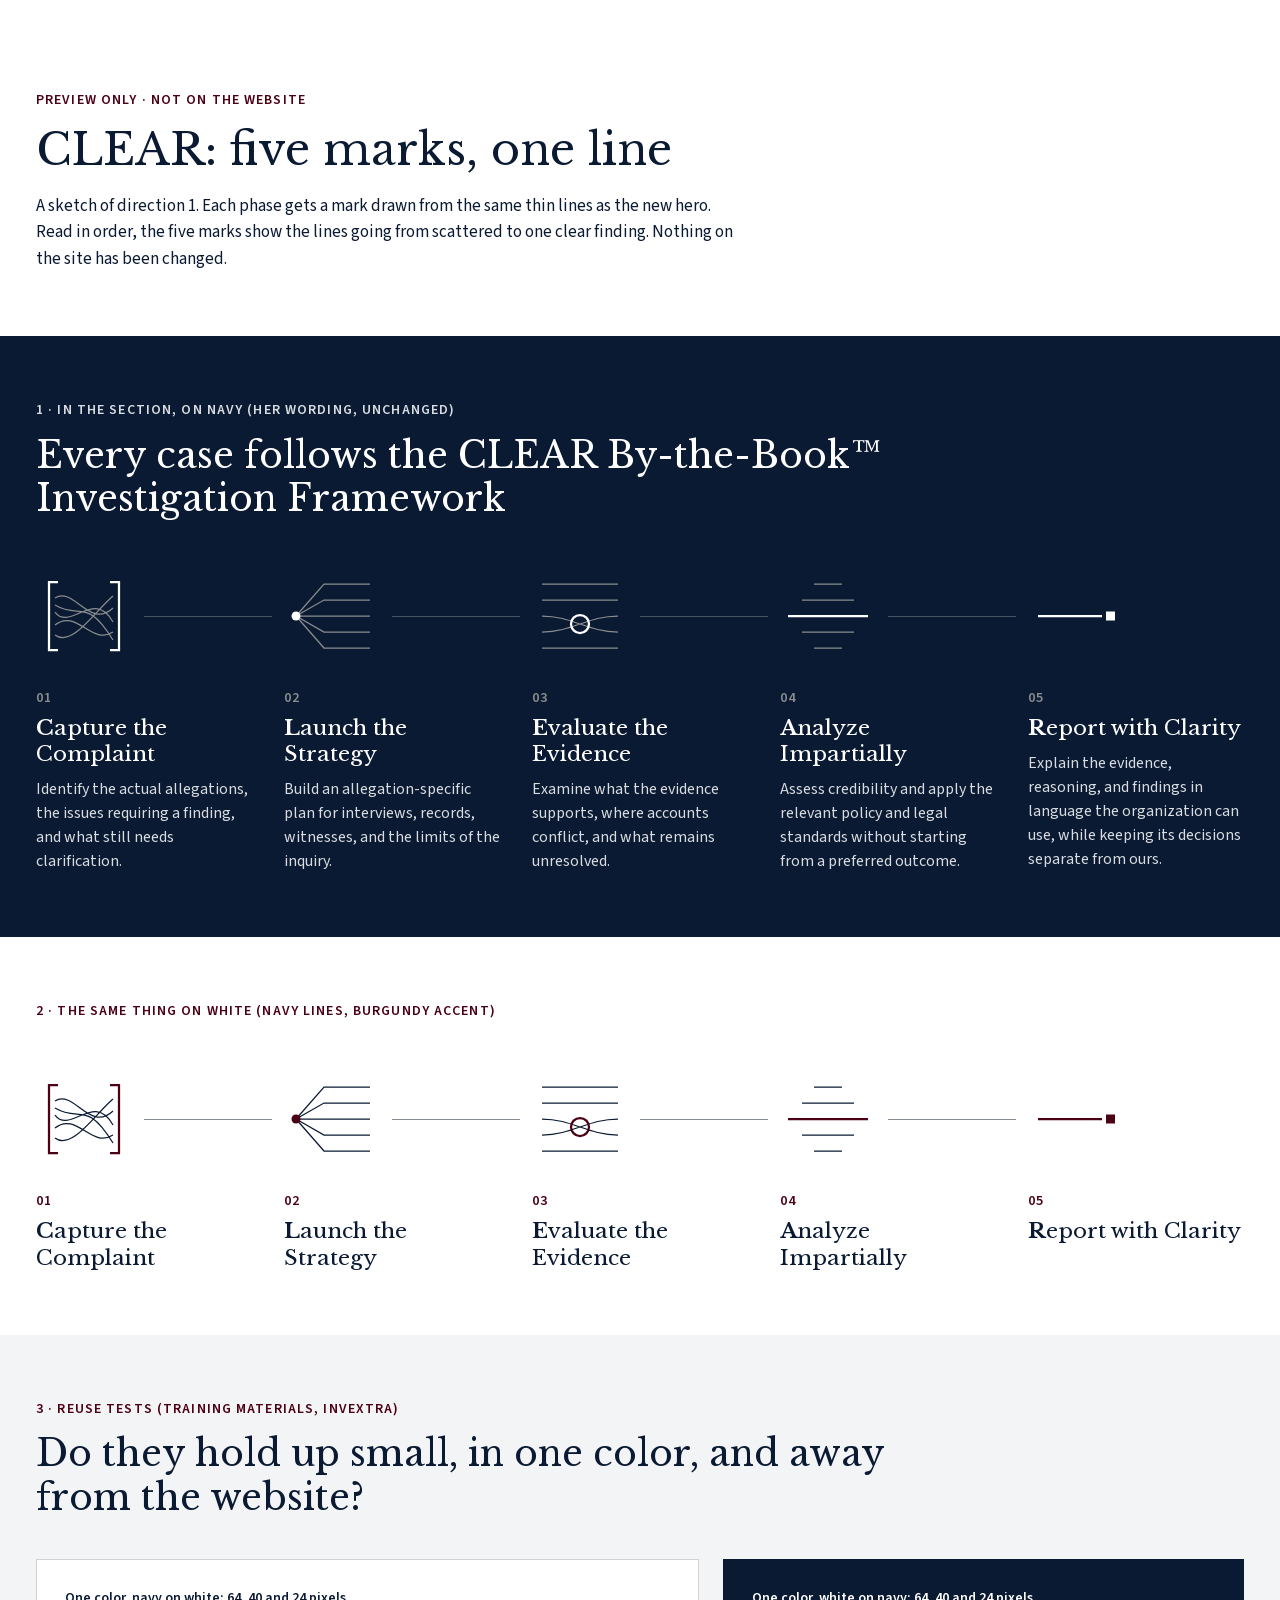
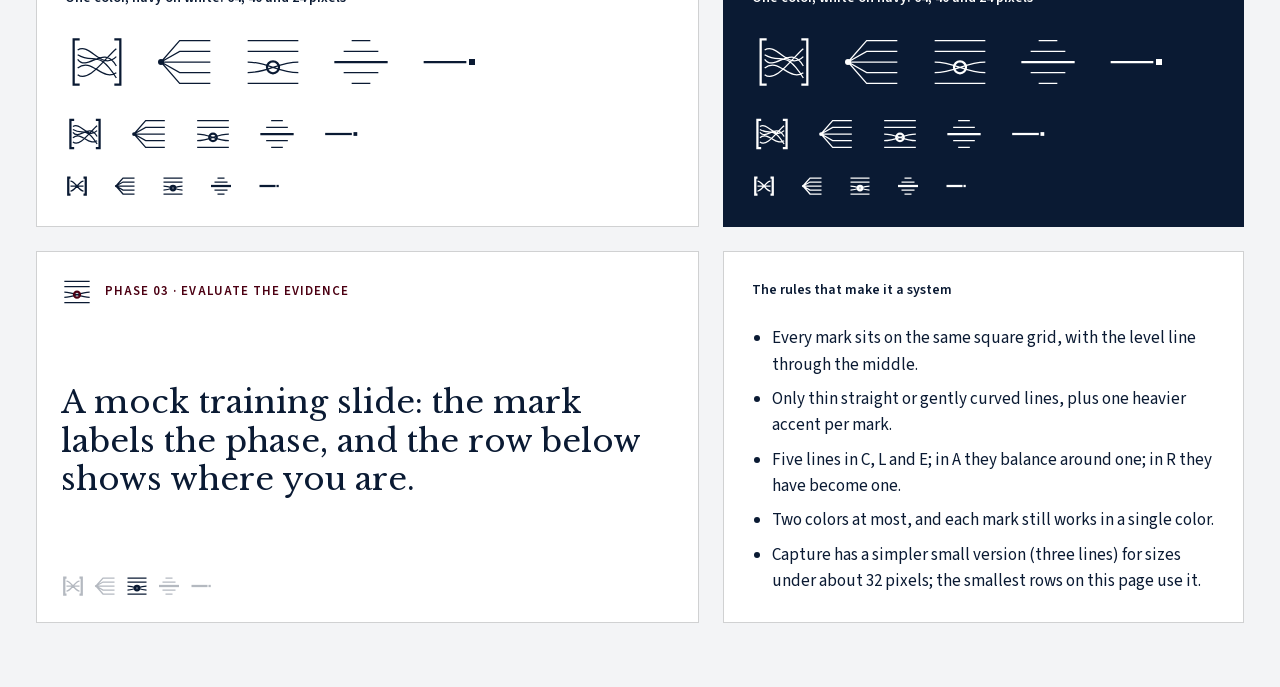
<file: documentation/previews/clear-marks.html>
<!DOCTYPE html>
<html lang="en">
<head>
<meta charset="utf-8">
<meta name="viewport" content="width=device-width, initial-scale=1">
<meta name="robots" content="noindex">
<title>CLEAR marks: preview</title>
<!-- PREVIEW ONLY. This page is a sketch sheet for Miguelle to review. It is not part of the
     website and nothing on the site links to it. Its CSS is kept inside this one file on
     purpose, so the whole sketch can be deleted in one go. -->
<style>
@font-face { font-family: "Libre Baskerville"; src: url("../../fonts/libre-baskerville-v24-latin-variable.woff2") format("woff2"); font-weight: 400 700; }
@font-face { font-family: "Source Sans 3"; src: url("../../fonts/source-sans-3-v20-latin-variable.woff2") format("woff2"); font-weight: 200 900; }
:root {
  --navy: #0A1A33; --burgundy: #4C0013; --silver: #8A8D8F; --mist: #D9DCE0; --wash: #F3F4F6; --white: #fff;
  --serif: "Libre Baskerville", Georgia, serif; --sans: "Source Sans 3", Arial, sans-serif;
}
* { box-sizing: border-box; margin: 0; }
body { font-family: var(--sans); font-size: 1.0625rem; line-height: 1.55; color: var(--navy); background: var(--white); }
.wrap { max-width: 78rem; margin-inline: auto; padding-inline: 1.25rem; }
.band { padding-block: 4rem; }
.band--navy { background: var(--navy); color: var(--white); }
.band--wash { background: var(--wash); }
.note { font-size: 0.875rem; font-weight: 600; letter-spacing: 0.08em; text-transform: uppercase; color: var(--burgundy); margin-bottom: 0.75rem; }
.band--navy .note { color: var(--mist); }
h1, h2 { font-family: var(--serif); font-weight: 400; line-height: 1.2; }
h1 { font-size: clamp(1.75rem, 1.3rem + 2vw, 2.75rem); max-width: 22em; }
h2 { font-size: clamp(1.5rem, 1.2rem + 1.4vw, 2.25rem); max-width: 24em; }
.intro { max-width: 44rem; margin-top: 1rem; }
.band--navy .intro { color: var(--mist); }

/* ---- The marks. Two colours each: the thin lines, and one heavier "accent". ---- */
.mark { display: block; width: var(--m, 6rem); height: var(--m, 6rem); overflow: visible; }
.m-line, .m-accent { fill: none; vector-effect: non-scaling-stroke; stroke-linecap: butt; }
.m-line   { stroke: var(--mark-line);   stroke-width: 1.25; }
.m-accent { stroke: var(--mark-accent); stroke-width: 2.25; }
.m-fill   { fill: var(--mark-accent); }
.on-navy  { --mark-line: var(--silver); --mark-accent: var(--white); }
.on-white { --mark-line: var(--navy);   --mark-accent: var(--burgundy); }
.one-navy { --mark-line: var(--navy);   --mark-accent: var(--navy); }
.one-white { --mark-line: var(--white); --mark-accent: var(--white); }

/* ---- 1 and 2: the five phases in a row (a column on phones) ---- */
.phases { list-style: none; padding: 0; margin-top: 3rem; display: grid; gap: 2.5rem; --gap: 2rem; --m: 6rem; }
.phase { position: relative; display: grid; grid-template-columns: var(--m) 1fr; column-gap: 1.25rem; align-items: start; }
.phase__body { padding-top: 0.25rem; }
.phase__step { font-size: 0.875rem; font-weight: 600; letter-spacing: 0.08em; color: var(--silver); }
.on-white .phase__step { color: var(--burgundy); }
.phase__name { font-family: var(--serif); font-size: 1.3125rem; font-weight: 400; line-height: 1.25; margin-top: 0.35rem; }
.phase__name b { font-weight: 700; }
.phase__text { margin-top: 0.6rem; font-size: 1rem; line-height: 1.5; }
.on-navy .phase__text { color: var(--mist); }
/* phones: one line runs down the page, joining each mark to the next */
.phase:not(:last-child)::after { content: ""; position: absolute; left: calc(var(--m) / 2); top: calc(var(--m) + 0.5rem); bottom: -2rem; width: 1px; background: var(--mark-line); opacity: 0.5; }
@media (min-width: 62rem) {
  .phases { grid-template-columns: repeat(5, minmax(0, 1fr)); gap: var(--gap); }
  .phase { display: block; }
  .phase__body { padding-top: 1.5rem; }
  /* desktop: the line runs across, from each mark to the next, level with the middle of the marks */
  .phase:not(:last-child)::after { left: calc(var(--m) + 0.75rem); right: calc(-1 * var(--gap) + 0.75rem); top: calc(var(--m) / 2); bottom: auto; width: auto; height: 1px; }
}

/* ---- 3: reuse tests ---- */
.tests { display: grid; gap: 1.5rem; margin-top: 2.5rem; }
@media (min-width: 48rem) { .tests { grid-template-columns: repeat(2, 1fr); } }
.test { padding: 1.75rem; border: 1px solid rgba(138,141,143,.4); }
.test--navy { background: var(--navy); color: var(--white); border-color: var(--navy); }
.test__label { font-size: 0.875rem; font-weight: 600; margin-bottom: 1.25rem; }
.row { display: flex; flex-wrap: wrap; align-items: center; gap: 1.5rem; }
.row + .row { margin-top: 1.25rem; }
.slide { aspect-ratio: 16 / 9; display: grid; grid-template-rows: auto 1fr auto; padding: 1.5rem; background: var(--white); border: 1px solid rgba(138,141,143,.4); }
.slide__head { display: flex; align-items: center; gap: 0.75rem; font-size: 0.8125rem; font-weight: 600; letter-spacing: 0.08em; text-transform: uppercase; color: var(--burgundy); }
.slide__title { align-self: center; font-family: var(--serif); font-size: clamp(1.25rem, 1rem + 1.5vw, 2rem); line-height: 1.2; }
.slide__foot { display: flex; gap: 0.5rem; align-items: center; }
.slide__foot .mark { opacity: 0.3; }
.slide__foot .mark.is-current { opacity: 1; }
.rules { margin-top: 1.5rem; padding-left: 1.25rem; max-width: 46rem; }
.rules li + li { margin-top: 0.5rem; }
</style>
</head>
<body>

<!-- The five marks are drawn ONCE here, then reused everywhere below with <use href="#mark-c">.
     Each is drawn on a 96 x 96 grid, and the middle of the grid (y = 48) is the "level line". -->
<svg width="0" height="0" aria-hidden="true" focusable="false">
  <defs>
    <!-- C: five loose, crossing lines, held between two brackets -->
    <symbol id="mark-c" viewBox="0 0 96 96">
      <path class="m-line" d="M19 30C38 18 54 62 77 40M19 44C34 64 58 20 77 54M19 57C40 40 56 78 77 64M19 67C36 80 60 42 77 28M19 37C44 52 50 28 77 72"/>
      <path class="m-accent" d="M22 14h-9v68h9M74 14h9v68h-9"/>
    </symbol>
    <!-- C, small version: three crossing lines instead of five, for sizes under about 32 pixels -->
    <symbol id="mark-c-small" viewBox="0 0 96 96">
      <path class="m-line" d="M22 28C42 28 54 68 74 68M22 68C42 68 54 28 74 28M22 48h52"/>
      <path class="m-accent" d="M22 14h-9v68h9M74 14h9v68h-9"/>
    </symbol>
    <!-- L: from one starting point, five lines set off, each to its own place, in order -->
    <symbol id="mark-l" viewBox="0 0 96 96">
      <path class="m-line" d="M12 48L40 16h46M12 48L40 32h46M12 48h74M12 48L40 64h46M12 48L40 80h46"/>
      <circle class="m-fill" cx="12" cy="48" r="4.5"/>
    </symbol>
    <!-- E: the lines laid side by side; two of them cross, and the crossing is examined -->
    <symbol id="mark-e" viewBox="0 0 96 96">
      <path class="m-line" d="M10 16h76M10 32h76M10 80h76M10 48C40 48 56 64 86 64M10 64C40 64 56 48 86 48"/>
      <circle class="m-accent" cx="48" cy="56" r="9"/>
    </symbol>
    <!-- A: the same weight above and below one level line -->
    <symbol id="mark-a" viewBox="0 0 96 96">
      <path class="m-line" d="M22 32h52M22 64h52M34 16h28M34 80h28"/>
      <path class="m-accent" d="M8 48h80"/>
    </symbol>
    <!-- R: one line, and a full stop -->
    <symbol id="mark-r" viewBox="0 0 96 96">
      <path class="m-accent" d="M10 48h64"/>
      <rect class="m-fill" x="78" y="43.5" width="9" height="9"/>
    </symbol>
  </defs>
</svg>

<header class="band">
  <div class="wrap">
    <p class="note">Preview only · not on the website</p>
    <h1>CLEAR: five marks, one line</h1>
    <p class="intro">A sketch of direction 1. Each phase gets a mark drawn from the same thin lines as the new hero. Read in order, the five marks show the lines going from scattered to one clear finding. Nothing on the site has been changed.</p>
  </div>
</header>

<section class="band band--navy on-navy">
  <div class="wrap">
    <p class="note">1 · In the section, on navy (her wording, unchanged)</p>
    <h2>Every case follows the CLEAR By-the-Book™ Investigation Framework</h2>
    <ol class="phases">
      <li class="phase"><svg class="mark" aria-hidden="true"><use href="#mark-c"/></svg><div class="phase__body"><p class="phase__step">01</p><h3 class="phase__name"><b>C</b>apture the Complaint</h3><p class="phase__text">Identify the actual allegations, the issues requiring a finding, and what still needs clarification.</p></div></li>
      <li class="phase"><svg class="mark" aria-hidden="true"><use href="#mark-l"/></svg><div class="phase__body"><p class="phase__step">02</p><h3 class="phase__name"><b>L</b>aunch the Strategy</h3><p class="phase__text">Build an allegation-specific plan for interviews, records, witnesses, and the limits of the inquiry.</p></div></li>
      <li class="phase"><svg class="mark" aria-hidden="true"><use href="#mark-e"/></svg><div class="phase__body"><p class="phase__step">03</p><h3 class="phase__name"><b>E</b>valuate the Evidence</h3><p class="phase__text">Examine what the evidence supports, where accounts conflict, and what remains unresolved.</p></div></li>
      <li class="phase"><svg class="mark" aria-hidden="true"><use href="#mark-a"/></svg><div class="phase__body"><p class="phase__step">04</p><h3 class="phase__name"><b>A</b>nalyze Impartially</h3><p class="phase__text">Assess credibility and apply the relevant policy and legal standards without starting from a preferred outcome.</p></div></li>
      <li class="phase"><svg class="mark" aria-hidden="true"><use href="#mark-r"/></svg><div class="phase__body"><p class="phase__step">05</p><h3 class="phase__name"><b>R</b>eport with Clarity</h3><p class="phase__text">Explain the evidence, reasoning, and findings in language the organization can use, while keeping its decisions separate from ours.</p></div></li>
    </ol>
  </div>
</section>

<section class="band on-white">
  <div class="wrap">
    <p class="note">2 · The same thing on white (navy lines, burgundy accent)</p>
    <ol class="phases">
      <li class="phase"><svg class="mark" aria-hidden="true"><use href="#mark-c"/></svg><div class="phase__body"><p class="phase__step">01</p><h3 class="phase__name"><b>C</b>apture the Complaint</h3></div></li>
      <li class="phase"><svg class="mark" aria-hidden="true"><use href="#mark-l"/></svg><div class="phase__body"><p class="phase__step">02</p><h3 class="phase__name"><b>L</b>aunch the Strategy</h3></div></li>
      <li class="phase"><svg class="mark" aria-hidden="true"><use href="#mark-e"/></svg><div class="phase__body"><p class="phase__step">03</p><h3 class="phase__name"><b>E</b>valuate the Evidence</h3></div></li>
      <li class="phase"><svg class="mark" aria-hidden="true"><use href="#mark-a"/></svg><div class="phase__body"><p class="phase__step">04</p><h3 class="phase__name"><b>A</b>nalyze Impartially</h3></div></li>
      <li class="phase"><svg class="mark" aria-hidden="true"><use href="#mark-r"/></svg><div class="phase__body"><p class="phase__step">05</p><h3 class="phase__name"><b>R</b>eport with Clarity</h3></div></li>
    </ol>
  </div>
</section>

<section class="band band--wash">
  <div class="wrap">
    <p class="note">3 · Reuse tests (training materials, INVEXTRA)</p>
    <h2>Do they hold up small, in one color, and away from the website?</h2>
    <div class="tests">
      <div class="test one-navy" style="background:#fff">
        <p class="test__label">One color, navy on white: 64, 40 and 24 pixels</p>
        <div class="row" style="--m:4rem"><svg class="mark"><use href="#mark-c"/></svg><svg class="mark"><use href="#mark-l"/></svg><svg class="mark"><use href="#mark-e"/></svg><svg class="mark"><use href="#mark-a"/></svg><svg class="mark"><use href="#mark-r"/></svg></div>
        <div class="row" style="--m:2.5rem"><svg class="mark"><use href="#mark-c"/></svg><svg class="mark"><use href="#mark-l"/></svg><svg class="mark"><use href="#mark-e"/></svg><svg class="mark"><use href="#mark-a"/></svg><svg class="mark"><use href="#mark-r"/></svg></div>
        <div class="row" style="--m:1.5rem"><svg class="mark"><use href="#mark-c-small"/></svg><svg class="mark"><use href="#mark-l"/></svg><svg class="mark"><use href="#mark-e"/></svg><svg class="mark"><use href="#mark-a"/></svg><svg class="mark"><use href="#mark-r"/></svg></div>
      </div>
      <div class="test test--navy one-white">
        <p class="test__label">One color, white on navy: 64, 40 and 24 pixels</p>
        <div class="row" style="--m:4rem"><svg class="mark"><use href="#mark-c"/></svg><svg class="mark"><use href="#mark-l"/></svg><svg class="mark"><use href="#mark-e"/></svg><svg class="mark"><use href="#mark-a"/></svg><svg class="mark"><use href="#mark-r"/></svg></div>
        <div class="row" style="--m:2.5rem"><svg class="mark"><use href="#mark-c"/></svg><svg class="mark"><use href="#mark-l"/></svg><svg class="mark"><use href="#mark-e"/></svg><svg class="mark"><use href="#mark-a"/></svg><svg class="mark"><use href="#mark-r"/></svg></div>
        <div class="row" style="--m:1.5rem"><svg class="mark"><use href="#mark-c-small"/></svg><svg class="mark"><use href="#mark-l"/></svg><svg class="mark"><use href="#mark-e"/></svg><svg class="mark"><use href="#mark-a"/></svg><svg class="mark"><use href="#mark-r"/></svg></div>
      </div>
      <div class="slide on-white">
        <p class="slide__head" style="--m:2rem"><svg class="mark"><use href="#mark-e"/></svg>Phase 03 · Evaluate the Evidence</p>
        <p class="slide__title">A mock training slide: the mark labels the phase, and the row below shows where you are.</p>
        <div class="slide__foot one-navy" style="--m:1.5rem"><svg class="mark"><use href="#mark-c-small"/></svg><svg class="mark"><use href="#mark-l"/></svg><svg class="mark is-current"><use href="#mark-e"/></svg><svg class="mark"><use href="#mark-a"/></svg><svg class="mark"><use href="#mark-r"/></svg></div>
      </div>
      <div class="test" style="background:#fff">
        <p class="test__label">The rules that make it a system</p>
        <ul class="rules">
          <li>Every mark sits on the same square grid, with the level line through the middle.</li>
          <li>Only thin straight or gently curved lines, plus one heavier accent per mark.</li>
          <li>Five lines in C, L and E; in A they balance around one; in R they have become one.</li>
          <li>Two colors at most, and each mark still works in a single color.</li>
          <li>Capture has a simpler small version (three lines) for sizes under about 32 pixels; the smallest rows on this page use it.</li>
        </ul>
      </div>
    </div>
  </div>
</section>
</body>
</html>
</file>
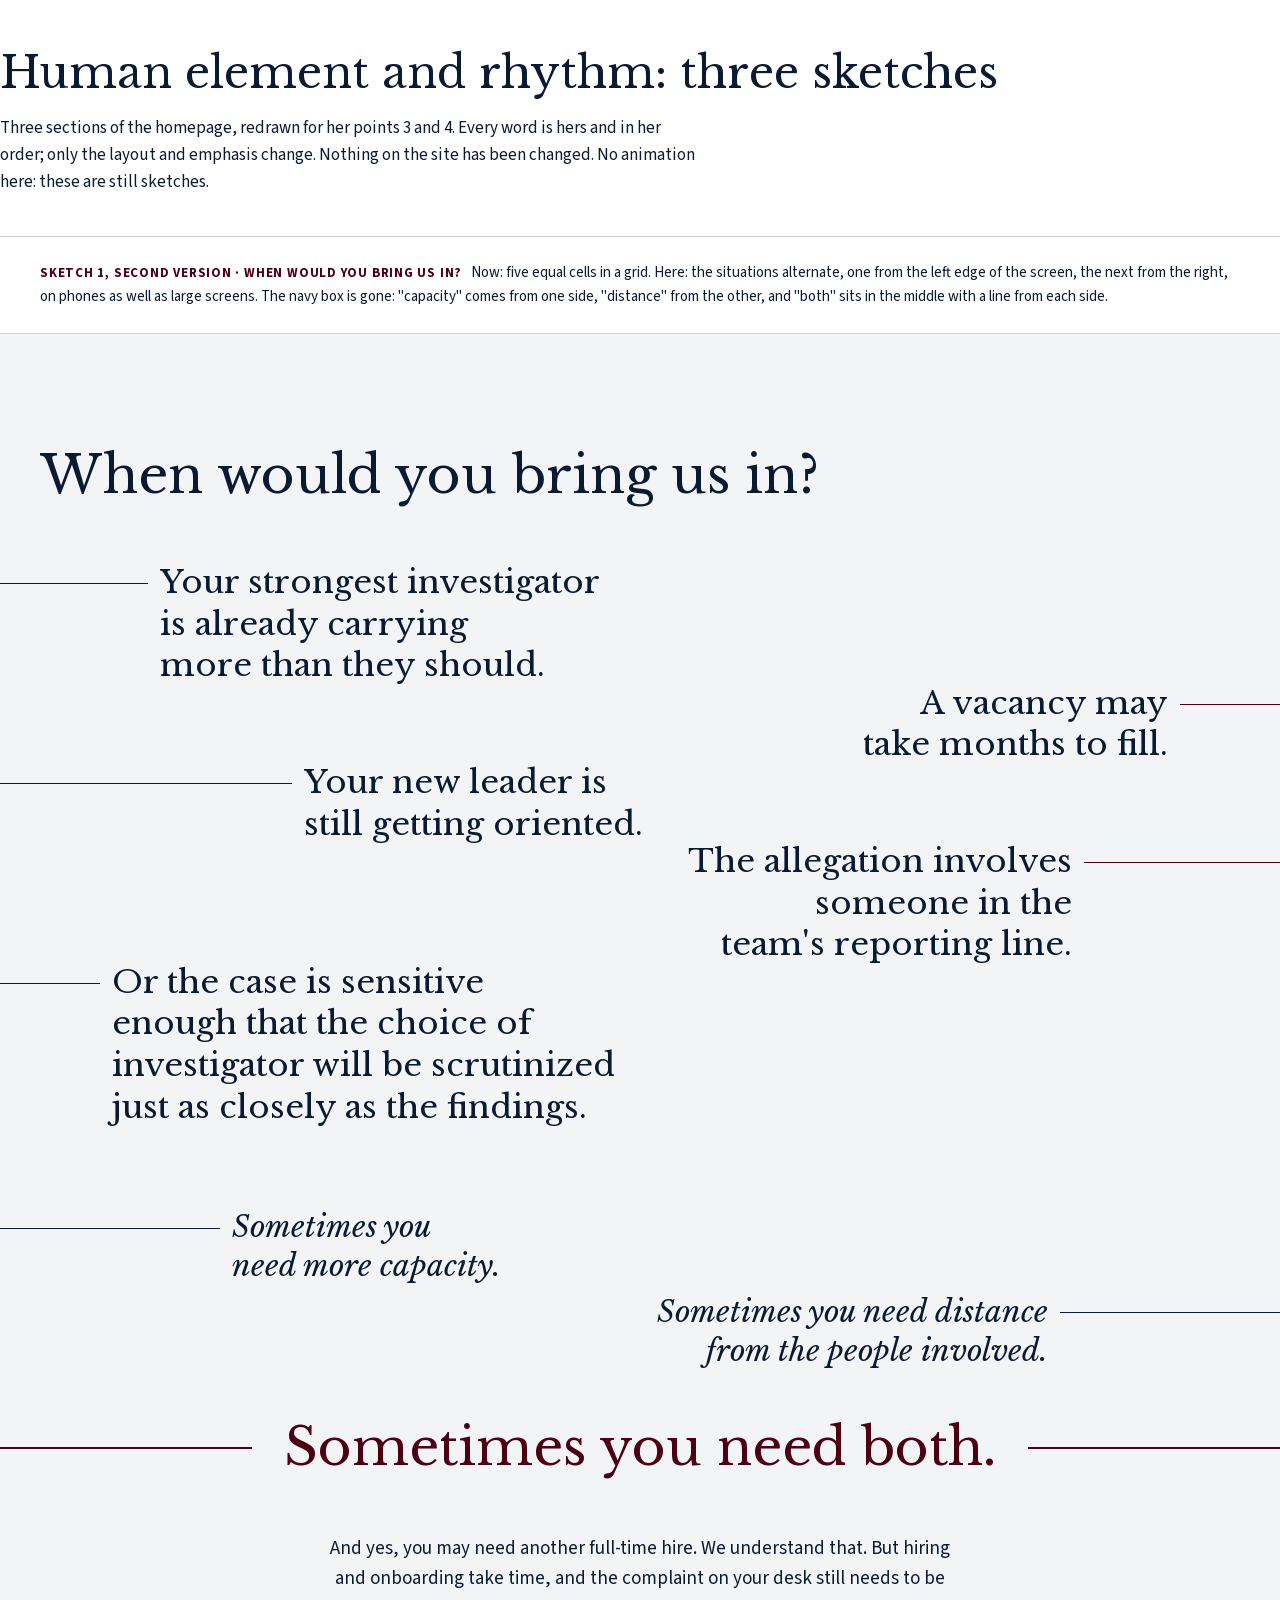
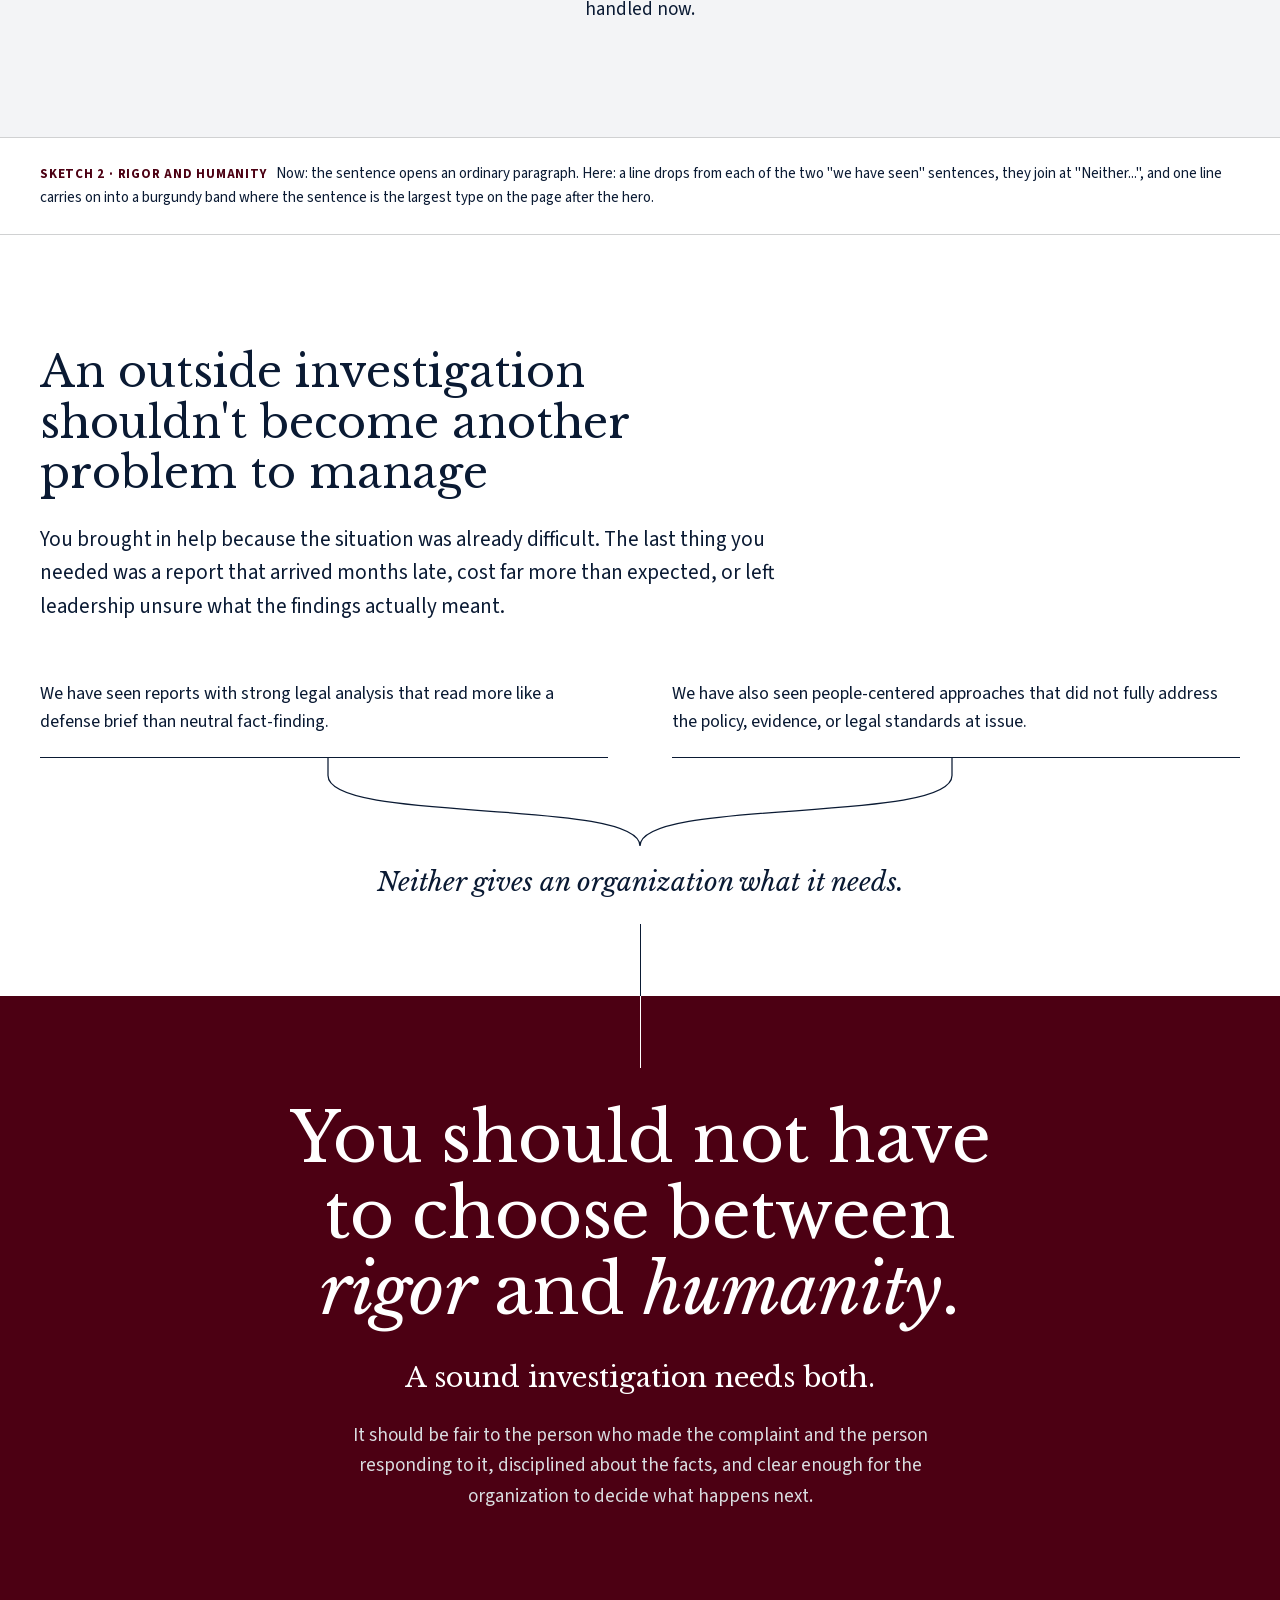
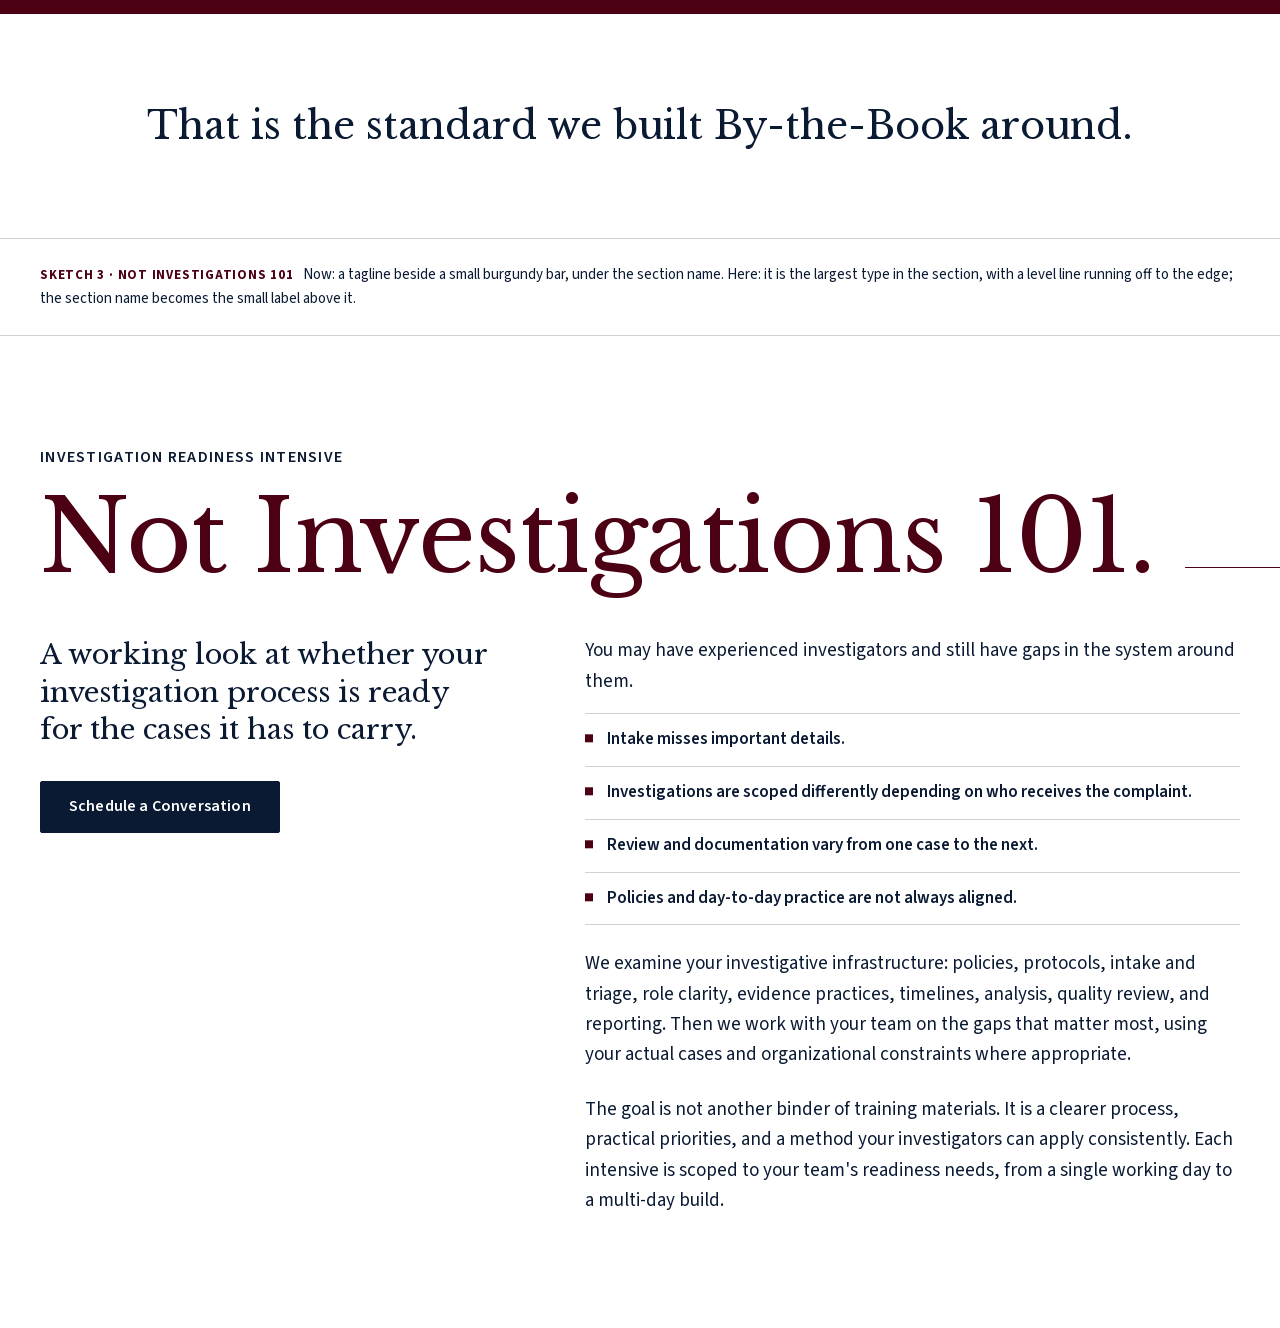
<file: documentation/previews/human-and-rhythm.html>
<!DOCTYPE html>
<html lang="en">
<head>
<meta charset="utf-8">
<meta name="viewport" content="width=device-width, initial-scale=1">
<meta name="robots" content="noindex">
<title>Human element and rhythm: preview</title>
<!-- PREVIEW ONLY. A sketch sheet for Miguelle to review: three sections of the homepage, redrawn.
     It is not part of the website and nothing links to it. It borrows the site's colours, fonts
     and buttons from global.css; everything else is kept inside this one file on purpose, so the
     whole sketch can be deleted in one go. All wording is Marquita's, unchanged. -->
<link rel="stylesheet" href="../../css/global.css">
<style>
body { overflow-x: clip; }
.sheet-note { padding: 1.5rem 0; background: var(--color-white); border-block: 1px solid var(--color-rule); }
.sheet-note p { font-size: 0.9375rem; }
.sheet-note b { color: var(--color-burgundy); letter-spacing: 0.06em; text-transform: uppercase; font-size: 0.8125rem; }
.sheet-head { padding: 3rem 0 2.5rem; }
.sheet-head h1 { font-size: clamp(1.75rem, 1.3rem + 2vw, 2.75rem); }
.sheet-head p { max-width: 44rem; margin-top: 1rem; }

/* ================= SKETCH 1 (second version): When would you bring us in? =================
   Everything in this section follows one idea, on phones and on large screens alike:
   a line comes in from the LEFT edge of the screen, the next from the RIGHT edge, and so on.
   At the end, "more capacity" comes from one side, "distance" from the other, and
   "both" sits in the middle with a line reaching it from each side. No box. */
.s-when { padding-block: var(--space-section); background: var(--color-wash); overflow-x: clip; }
.s-when__title { font-size: clamp(2rem, 1.5rem + 2.4vw, 3.25rem); }
.s-when__list { margin-top: 2.75rem; display: grid; row-gap: 2.25rem; }
.s-when__item {
  position: relative;
  max-width: 17.5rem;
  font-family: var(--font-heading);
  font-size: clamp(1.3125rem, 1.05rem + 1.2vw, 2rem);
  line-height: 1.3;
  text-wrap: balance;
}
/* the line: 1px tall, as wide as the screen, parked just outside the text so only the
   part between the text and the edge of the screen shows */
.s-when__item::before {
  content: "";
  position: absolute;
  top: 0.65em;
  width: 100vw;
  height: 1px;
  background: var(--color-burgundy);
}
/* odd items: text on the left, set in a little, line from the left edge */
.s-when__item:nth-child(odd) { margin-left: 2.25rem; }
.s-when__item:nth-child(odd)::before { right: calc(100% + 0.75rem); }
/* even items: text on the right, lines ending at the right, line from the right edge */
.s-when__item:nth-child(even) { margin-left: auto; margin-right: 2.25rem; text-align: right; }
.s-when__item:nth-child(even)::before { left: calc(100% + 0.75rem); }
.s-when__item:nth-child(5) { max-width: 19rem; }

/* "Sometimes...": the same left / right pattern, then both sides at once */
.s-when__statement { display: grid; row-gap: 1.75rem; margin-top: 4.5rem; }
.s-when__line {
  position: relative;
  max-width: 16rem;
  font-family: var(--font-heading);
  font-style: italic;
  font-size: clamp(1.25rem, 1.05rem + 1vw, 1.875rem);
  line-height: 1.3;
  text-wrap: balance;
}
.s-when__line::before { content: ""; position: absolute; top: 0.65em; width: 100vw; height: 1px; background: var(--color-navy); }
.s-when__line--left { margin-left: 2.25rem; }
.s-when__line--left::before { right: calc(100% + 0.75rem); }
.s-when__line--right { margin-left: auto; margin-right: 2.25rem; text-align: right; }
.s-when__line--right::before { left: calc(100% + 0.75rem); }
/* "both": centred, larger, burgundy, with a line arriving from each edge of the screen.
   The negative side margins stretch this one row to the full width of the screen. */
.s-when__line--both {
  display: flex;
  align-items: center;
  gap: 1rem;
  max-width: none;
  margin: 1rem calc(50% - 50vw) 0;
  font-style: normal;
  font-size: clamp(1.75rem, 1.2rem + 2.6vw, 3.25rem);
  line-height: 1.15;
  color: var(--color-burgundy);
  text-align: center;
}
.s-when__line--both::before,
.s-when__line--both::after { content: ""; position: static; flex: 1; width: auto; height: 2px; background: var(--color-burgundy); }
.s-when__both-text { max-width: 12rem; }
.s-when__text { max-width: 40rem; margin: 3.5rem auto 0; font-size: clamp(1.0625rem, 1rem + 0.3vw, 1.1875rem); }

@media (min-width: 48rem) {
  /* Larger screens: the same left, right, left, right pattern, with more room. Each item is
     set in from its edge by a different amount, and pulled up a little so that it starts
     beside the end of the one before: a zigzag down the page, not a list. */
  .s-when__list { row-gap: 0; margin-top: 3.5rem; }
  .s-when__item { max-width: 31rem; }
  .s-when__item + .s-when__item { margin-top: -0.25rem; }
  .s-when__item:nth-child(1) { margin-left: 10%; }
  .s-when__item:nth-child(2) { margin-right: 6%; }
  .s-when__item:nth-child(3) { margin-left: 22%; }
  .s-when__item:nth-child(4) { margin-right: 14%; }
  .s-when__item:nth-child(5) { margin-left: 6%; max-width: 36rem; }
  .s-when__statement { row-gap: 0.5rem; margin-top: 5rem; }
  .s-when__line { max-width: 26rem; }
  .s-when__line--left { margin-left: 16%; }
  .s-when__line--right { margin-right: 16%; }
  .s-when__line--both { max-width: none; gap: 2rem; margin-top: 2.5rem; }
  .s-when__both-text { max-width: none; }
  .s-when__text { text-align: center; }
}

/* ================= SKETCH 2: rigor and humanity ================= */
.s-std { padding-top: var(--space-section); }
.s-std__title { max-width: 18em; font-size: clamp(1.875rem, 1.5rem + 1.9vw, 2.75rem); }
.s-std__lead { max-width: 46rem; margin-top: 1.5rem; font-size: clamp(1.125rem, 1.05rem + 0.4vw, 1.3125rem); }
.s-std__pair { display: grid; gap: 1.5rem; margin-top: 3.5rem; }
.s-std__side { padding-top: 1.25rem; border-top: 1px solid var(--color-navy); font-size: 1.125rem; }
.s-std__join { display: none; }
.s-std__neither {
  margin-top: 2rem;
  font-family: var(--font-heading);
  font-style: italic;
  font-size: clamp(1.25rem, 1.1rem + 0.8vw, 1.625rem);
}
/* the single line that carries on down into the burgundy band */
.s-std__drop { width: 1px; height: 3.5rem; margin: 1.5rem 0 0 1.5rem; background: var(--color-navy); }
@media (min-width: 48rem) {
  .s-std__pair { grid-template-columns: 1fr 1fr; column-gap: 4rem; }
  .s-std__side { padding: 0 0 1.25rem; border-top: 0; border-bottom: 1px solid var(--color-navy); max-width: none; }
  /* the two lines: one down from each sentence, joining in the middle */
  .s-std__join { display: block; width: 100%; height: 5.5rem; }
  .s-std__join path { fill: none; stroke: var(--color-navy); stroke-width: 1.25; vector-effect: non-scaling-stroke; }
  .s-std__neither { margin-top: 1rem; text-align: center; }
  .s-std__drop { margin: 1.25rem auto 0; height: 4.5rem; }
}
.s-std__band { background: var(--color-burgundy); color: var(--color-white); padding-bottom: clamp(3.5rem, 8vw, 6.5rem); }
.s-std__band-drop { width: 1px; height: 3.5rem; margin-left: 1.5rem; background: var(--color-white); }
.s-std__statement {
  margin-top: 2rem;
  max-width: 15em;
  font-family: var(--font-heading);
  font-size: clamp(2rem, 1.2rem + 4.2vw, 4.25rem);
  line-height: 1.12;
  letter-spacing: -0.01em;
  text-wrap: balance;
}
.s-std__statement em { font-style: italic; }
.s-std__both { margin-top: 1.75rem; font-family: var(--font-heading); font-size: clamp(1.25rem, 1.1rem + 0.8vw, 1.75rem); }
.s-std__rest { max-width: 40rem; margin-top: 1.25rem; color: var(--color-mist); font-size: clamp(1.0625rem, 1rem + 0.3vw, 1.1875rem); }
@media (min-width: 48rem) {
  .s-std__band { text-align: center; }
  .s-std__band-drop { margin-inline: auto; height: 4.5rem; }
  .s-std__statement, .s-std__rest { margin-inline: auto; }
}
.s-std__closing {
  padding-block: clamp(3rem, 7vw, 5.5rem);
  font-family: var(--font-heading);
  font-size: clamp(1.5rem, 1.2rem + 1.6vw, 2.375rem);
  line-height: 1.25;
}
@media (min-width: 48rem) { .s-std__closing { text-align: center; } }

/* ================= SKETCH 3: Not Investigations 101 ================= */
.s-int { padding-block: var(--space-section); overflow-x: clip; }
.s-int__title { font-family: var(--font-body); font-size: 1rem; font-weight: 600; letter-spacing: 0.08em; text-transform: uppercase; color: var(--color-navy); }
/* "Not Investigations 101." is the biggest type in the section. A level line runs from the
   end of it to the edge of the screen. */
.s-int__big {
  position: relative;
  display: inline-block;
  margin-top: 1.25rem;
  font-family: var(--font-heading);
  font-size: clamp(2.375rem, 1rem + 6.6vw, 6.25rem);
  line-height: 1.02;
  letter-spacing: -0.015em;
  color: var(--color-burgundy);
}
.s-int__big::after {
  content: "";
  position: absolute;
  left: calc(100% + 0.3em);
  bottom: 0.2em;
  width: 100vw;
  height: 1px;
  background: var(--color-burgundy);
}
.s-int__grid { display: grid; gap: 2.5rem; margin-top: 2rem; }
.s-int__tag { font-family: var(--font-heading); font-size: clamp(1.25rem, 1.1rem + 0.8vw, 1.75rem); line-height: 1.35; text-wrap: balance; }
.s-int__btn { margin-top: 2rem; }
.s-int__text { font-size: clamp(1.0625rem, 1rem + 0.3vw, 1.1875rem); }
.s-int__text + .s-int__text, .s-int__gaps + .s-int__text { margin-top: 1.5rem; }
.s-int__gaps { margin-top: 1rem; border-top: 1px solid var(--color-rule); }
.s-int__gap { display: grid; grid-template-columns: auto 1fr; column-gap: 0.875rem; align-items: baseline; padding-block: 0.875rem; border-bottom: 1px solid var(--color-rule); font-weight: 600; line-height: 1.4; }
.s-int__gap::before { content: ""; width: 0.5rem; height: 0.5rem; background: var(--color-burgundy); transform: translateY(-0.1em); }
@media (min-width: 62rem) {
  .s-int__grid { grid-template-columns: 5fr 7fr; column-gap: clamp(3rem, 6vw, 5.5rem); margin-top: 3rem; }
}
</style>
</head>
<body>

<header class="sheet-head container">
  <h1>Human element and rhythm: three sketches</h1>
  <p>Three sections of the homepage, redrawn for her points 3 and 4. Every word is hers and in her order; only the layout and emphasis change. Nothing on the site has been changed. No animation here: these are still sketches.</p>
</header>

<!-- ===================== 1 ===================== -->
<div class="sheet-note"><div class="container"><p><b>Sketch 1, second version · When would you bring us in?</b> &nbsp; Now: five equal cells in a grid. Here: the situations alternate, one from the left edge of the screen, the next from the right, on phones as well as large screens. The navy box is gone: "capacity" comes from one side, "distance" from the other, and "both" sits in the middle with a line from each side.</p></div></div>
<section class="s-when">
  <div class="container">
    <h2 class="s-when__title">When would you bring us in?</h2>
    <ul class="s-when__list" role="list">
      <li class="s-when__item">Your strongest investigator is already carrying more than they should.</li>
      <li class="s-when__item">A vacancy may take months to fill.</li>
      <li class="s-when__item">Your new leader is still getting oriented.</li>
      <li class="s-when__item">The allegation involves someone in the team's reporting line.</li>
      <li class="s-when__item">Or the case is sensitive enough that the choice of investigator will be scrutinized just as closely as the findings.</li>
    </ul>
    <p class="s-when__statement">
      <span class="s-when__line s-when__line--left">Sometimes you need more capacity.</span>
      <span class="s-when__line s-when__line--right">Sometimes you need distance from the people involved.</span>
      <span class="s-when__line s-when__line--both"><span class="s-when__both-text">Sometimes you need both.</span></span>
    </p>
    <p class="s-when__text">And yes, you may need another full-time hire. We understand that. But hiring and onboarding take time, and the complaint on your desk still needs to be handled now.</p>
  </div>
</section>

<!-- ===================== 2 ===================== -->
<div class="sheet-note"><div class="container"><p><b>Sketch 2 · Rigor and humanity</b> &nbsp; Now: the sentence opens an ordinary paragraph. Here: a line drops from each of the two "we have seen" sentences, they join at "Neither...", and one line carries on into a burgundy band where the sentence is the largest type on the page after the hero.</p></div></div>
<section class="s-std">
  <div class="container">
    <h2 class="s-std__title">An outside investigation shouldn't become another problem to manage</h2>
    <p class="s-std__lead">You brought in help because the situation was already difficult. The last thing you needed was a report that arrived months late, cost far more than expected, or left leadership unsure what the findings actually meant.</p>
    <div class="s-std__pair">
      <p class="s-std__side">We have seen reports with strong legal analysis that read more like a defense brief than neutral fact-finding.</p>
      <p class="s-std__side">We have also seen people-centered approaches that did not fully address the policy, evidence, or legal standards at issue.</p>
    </div>
    <svg class="s-std__join" aria-hidden="true" focusable="false" viewBox="0 0 100 40" preserveAspectRatio="none"><path d="M24 0v8c0 22 26 10 26 32M76 0v8c0 22-26 10-26 32"/></svg>
    <p class="s-std__neither">Neither gives an organization what it needs.</p>
    <div class="s-std__drop" aria-hidden="true"></div>
  </div>
  <div class="s-std__band">
    <div class="container">
      <div class="s-std__band-drop" aria-hidden="true"></div>
      <p class="s-std__statement">You should not have to choose between <em>rigor</em> and <em>humanity</em>.</p>
      <p class="s-std__both">A sound investigation needs both.</p>
      <p class="s-std__rest">It should be fair to the person who made the complaint and the person responding to it, disciplined about the facts, and clear enough for the organization to decide what happens next.</p>
    </div>
  </div>
  <div class="container">
    <p class="s-std__closing">That is the standard we built <span class="nowrap">By-the-Book</span> around.</p>
  </div>
</section>

<!-- ===================== 3 ===================== -->
<div class="sheet-note"><div class="container"><p><b>Sketch 3 · Not Investigations 101</b> &nbsp; Now: a tagline beside a small burgundy bar, under the section name. Here: it is the largest type in the section, with a level line running off to the edge; the section name becomes the small label above it.</p></div></div>
<section class="s-int">
  <div class="container">
    <h2 class="s-int__title">Investigation Readiness Intensive</h2>
    <p class="s-int__big">Not Investigations 101.</p>
    <div class="s-int__grid">
      <div>
        <p class="s-int__tag">A working look at whether your investigation process is ready for the cases it has to carry.</p>
        <a class="btn btn--navy s-int__btn" href="#">Schedule a Conversation</a>
      </div>
      <div>
        <p class="s-int__text">You may have experienced investigators and still have gaps in the system around them.</p>
        <ul class="s-int__gaps" role="list">
          <li class="s-int__gap">Intake misses important details.</li>
          <li class="s-int__gap">Investigations are scoped differently depending on who receives the complaint.</li>
          <li class="s-int__gap">Review and documentation vary from one case to the next.</li>
          <li class="s-int__gap">Policies and day-to-day practice are not always aligned.</li>
        </ul>
        <p class="s-int__text">We examine your investigative infrastructure: policies, protocols, intake and triage, role clarity, evidence practices, timelines, analysis, quality review, and reporting. Then we work with your team on the gaps that matter most, using your actual cases and organizational constraints where appropriate.</p>
        <p class="s-int__text">The goal is not another binder of training materials. It is a clearer process, practical priorities, and a method your investigators can apply consistently. Each intensive is scoped to your team's readiness needs, from a single working day to a multi-day build.</p>
      </div>
    </div>
  </div>
</section>
</body>
</html>
</file>
<file: css/global.css>
/* ==========================================================================
   global.css: shared by every page
   1. Fonts   2. Design tokens   3. Reset and base   4. Accessibility helpers
   5. Layout  6. Buttons         7. Header and navigation   8. Back-to-top
   9. Footer   10. Reveal on scroll   11. Reduced motion
   Mobile-first: base rules are the phone layout. min-width queries add to it.
   ========================================================================== */

/* ---------- 1. Fonts (self-hosted, variable: one file covers every weight) ---------- */
@font-face {
  font-family: "Libre Baskerville";
  src: url("../fonts/libre-baskerville-v24-latin-variable.woff2") format("woff2");
  font-weight: 400 700;
  font-style: normal;
  font-display: swap;
}
@font-face {
  font-family: "Libre Baskerville";
  src: url("../fonts/libre-baskerville-v24-latin-variable-italic.woff2") format("woff2");
  font-weight: 400 700;
  font-style: italic;
  font-display: swap;
}
@font-face {
  font-family: "Source Sans 3";
  src: url("../fonts/source-sans-3-v20-latin-variable.woff2") format("woff2");
  font-weight: 200 900;
  font-style: normal;
  font-display: swap;
}
@font-face {
  font-family: "Source Sans 3";
  src: url("../fonts/source-sans-3-v20-latin-variable-italic.woff2") format("woff2");
  font-weight: 200 900;
  font-style: italic;
  font-display: swap;
}

/* ---------- 2. Design tokens ---------- */
:root {
  /* Brand colors (from the client's brand guide) */
  --color-burgundy: #4C0013;
  --color-navy: #0A1A33;
  --color-silver: #8A8D8F;
  --color-copper: #8C5A2B;       /* micro-accents only, never large areas or text on navy */
  --color-white: #FFFFFF;
  --color-mist: #D9DCE0;         /* a light tint of the silver, for body text on navy (12.7:1) */
  --color-wash: #F3F4F6;         /* a very pale tint of the silver, for the background of quieter sections */

  /* Colors by job. Use these in rules, so a change here updates the whole site. */
  --color-text: var(--color-navy);
  --color-bg: var(--color-white);
  --color-accent: var(--color-burgundy);
  --color-rule: rgba(138, 141, 143, 0.4);         /* hairlines on white */
  --color-rule-on-dark: rgba(217, 220, 224, 0.28); /* hairlines on navy */

  /* Type */
  --font-heading: "Libre Baskerville", Georgia, "Times New Roman", serif;
  --font-body: "Source Sans 3", Arial, Helvetica, sans-serif;

  /* Layout */
  --gutter: 1.25rem;             /* side padding on phones (20px) */
  --container: 76rem;
  --header-h: 4.5rem;
  --space-section: clamp(4rem, 3rem + 5vw, 7.5rem);   /* space above and below each section */

  /* Motion: the brief asks for subtle, linear transitions only */
  --speed: 0.25s;
  --ease: linear;

  --radius: 2px;
}

@media (min-width: 48rem) {
  :root { --gutter: 2.5rem; }
}
@media (min-width: 62rem) {
  :root { --header-h: 5.5rem; }
}

/* ---------- 3. Reset and base ---------- */
*, *::before, *::after { box-sizing: border-box; }

html {
  -webkit-text-size-adjust: 100%;
  scroll-behavior: smooth;
  scroll-padding-top: var(--header-h);  /* keeps the sticky header off anchored content */
}

body {
  margin: 0;
  background: var(--color-bg);
  color: var(--color-text);
  font-family: var(--font-body);
  font-size: 1.0625rem;
  line-height: 1.6;
  -webkit-font-smoothing: antialiased;
}

h1, h2, h3, h4, p, ul, ol, address { margin: 0; }
ul, ol { padding: 0; list-style: none; }
address { font-style: normal; }
img, picture, svg { display: block; max-width: 100%; }
img { height: auto; }
a { color: inherit; }
button { font: inherit; color: inherit; }

h1, h2, h3 {
  font-family: var(--font-heading);
  font-weight: 400;
  line-height: 1.15;
  text-wrap: balance;
}

/* One emphasised word inside a heading: <em class="accent">word</em>. Burgundy and italic,
   the same italic used for "rigor" and "humanity". For headings on white or pale grey only
   (burgundy disappears against navy). */
.accent {
  font-style: italic;
  color: var(--color-burgundy);
}

/* A safety net against sideways scrolling: anything inside the page content or the footer that
   sticks out past the left or right edge is cut off instead of widening the page.
   "clip" (not "hidden") is used on purpose: "hidden" would stop the sticky headings from sticking. */
main,
.site-footer { overflow-x: clip; }

/* ---------- 4. Accessibility helpers ---------- */
.visually-hidden {
  position: absolute;
  width: 1px;
  height: 1px;
  margin: -1px;
  padding: 0;
  overflow: hidden;
  clip-path: inset(50%);
  white-space: nowrap;
  border: 0;
}

/* Keeps a phrase on one line (used for "By-the-Book", which would otherwise break at its hyphens) */
.nowrap { white-space: nowrap; }

/* Hidden until a keyboard user tabs to it */
.skip-link {
  position: absolute;
  top: 0.75rem;
  left: 0.75rem;
  z-index: 200;
  padding: 0.75rem 1rem;
  background: var(--color-white);
  color: var(--color-navy);
  font-weight: 600;
  border: 2px solid var(--color-navy);
  transform: translateY(-200%);
}
.skip-link:focus { transform: none; }

/* One visible focus ring everywhere. The white ring inside keeps it visible on navy too. */
:focus-visible {
  outline: 2px solid var(--color-navy);
  outline-offset: 3px;
  box-shadow: 0 0 0 5px var(--color-white);
}

/* ---------- 5. Layout ---------- */
.container {
  width: 100%;
  max-width: calc(var(--container) + var(--gutter) * 2);
  margin-inline: auto;
  padding-inline: var(--gutter);
}

/* ---------- 6. Buttons ----------
   Every button fills from the bottom on hover. The fill is a ::before layer that
   scales up with transform, so the animation stays smooth. */
.btn {
  position: relative;
  isolation: isolate;
  overflow: hidden;
  display: inline-flex;
  align-items: center;
  justify-content: center;
  min-height: 3.25rem;
  padding: 0.75rem 1.75rem;
  border: 1px solid transparent;
  border-radius: var(--radius);
  font-family: var(--font-body);
  font-size: 1rem;
  font-weight: 600;
  line-height: 1.2;
  letter-spacing: 0.01em;
  text-align: center;
  text-decoration: none;
  cursor: pointer;
  transition: color var(--speed) var(--ease), border-color var(--speed) var(--ease);
}
.btn::before {
  content: "";
  position: absolute;
  inset: 0;
  z-index: -1;
  transform: scaleY(0);
  transform-origin: bottom;
  transition: transform var(--speed) var(--ease);
}
.btn:hover::before,
.btn:focus-visible::before { transform: scaleY(1); }

/* Burgundy button, for white backgrounds */
.btn--primary { background: var(--color-burgundy); border-color: var(--color-burgundy); color: var(--color-white); }
.btn--primary::before { background: var(--color-navy); }
.btn--primary:hover, .btn--primary:focus-visible { border-color: var(--color-navy); }

/* White button, for navy backgrounds (burgundy would disappear against navy) */
.btn--light { background: var(--color-white); border-color: var(--color-white); color: var(--color-navy); }
.btn--light::before { background: var(--color-burgundy); }
.btn--light:hover, .btn--light:focus-visible { color: var(--color-white); border-color: var(--color-white); }

/* Outline button, for navy backgrounds */
.btn--outline-light { background: transparent; border-color: var(--color-mist); color: var(--color-white); }
.btn--outline-light::before { background: var(--color-white); }
.btn--outline-light:hover, .btn--outline-light:focus-visible { color: var(--color-navy); border-color: var(--color-white); }

/* Solid navy button, for white backgrounds. Fills with burgundy on hover. */
.btn--navy { background: var(--color-navy); border-color: var(--color-navy); color: var(--color-white); }
.btn--navy::before { background: var(--color-burgundy); }
.btn--navy:hover, .btn--navy:focus-visible { border-color: var(--color-burgundy); }

/* Outline button, for white backgrounds */
.btn--outline { background: transparent; border-color: var(--color-navy); color: var(--color-navy); }
.btn--outline::before { background: var(--color-navy); }
.btn--outline:hover, .btn--outline:focus-visible { color: var(--color-white); }

/* ---------- 7. Header and navigation ---------- */
.site-header {
  position: sticky;
  top: 0;
  z-index: 100;
  background: var(--color-white);
  border-bottom: 1px solid var(--color-rule);
}
.site-header__inner {
  display: flex;
  align-items: center;
  justify-content: space-between;
  height: var(--header-h);
}
.site-header__logo { display: block; flex-shrink: 0; }
.site-header__logo img { width: auto; height: 3.25rem; }

/* Menu button: two bars that cross into an X when the menu is open */
.nav-toggle {
  display: grid;
  place-items: center;
  width: 3rem;
  height: 3rem;
  margin-right: -0.625rem;   /* lines the bars up with the page gutter */
  padding: 0;
  background: none;
  border: 0;
  cursor: pointer;
}
.nav-toggle__bars { position: relative; display: block; width: 1.625rem; height: 0.75rem; }
.nav-toggle__bar {
  position: absolute;
  left: 0;
  width: 100%;
  height: 2px;
  background: var(--color-navy);
  transition: transform 0.3s var(--ease);
}
.nav-toggle__bar:nth-child(1) { top: 0; }
.nav-toggle__bar:nth-child(2) { bottom: 0; }
.nav-open .nav-toggle__bar:nth-child(1) { transform: translateY(0.3125rem) rotate(45deg); }
.nav-open .nav-toggle__bar:nth-child(2) { transform: translateY(-0.3125rem) rotate(-45deg); }

/* Phone menu panel: fills the screen under the header.
   Closed: invisible AND visibility:hidden, so its links can't be reached with Tab.
   It fades and slides with opacity and transform only, which keeps it smooth. */
.site-nav {
  position: fixed;
  inset: var(--header-h) 0 0 0;
  display: flex;
  flex-direction: column;
  padding: 1rem var(--gutter) 2.5rem;
  overflow-y: auto;
  overscroll-behavior: contain;
  background: var(--color-white);
  opacity: 0;
  visibility: hidden;
  transform: translateY(-0.75rem);
  /* On close: fade out, then hide (the visibility change waits for the fade) */
  transition: opacity 0.3s var(--ease), transform 0.3s var(--ease), visibility 0s linear 0.3s;
}
.nav-open .site-nav {
  opacity: 1;
  visibility: visible;
  transform: none;
  transition: opacity 0.3s var(--ease), transform 0.3s var(--ease), visibility 0s;
}
/* Stop the page behind from scrolling while the menu is open */
.nav-open { overflow: hidden; }

.site-nav__item { border-bottom: 1px solid var(--color-rule); }
.site-nav__link {
  display: block;
  padding: 1.125rem 0;
  font-size: 1.375rem;
  font-weight: 500;
  line-height: 1.2;
  text-decoration: none;
  transition: color var(--speed) var(--ease);
}
.site-nav__link:hover,
.site-nav__link[aria-current="page"] { color: var(--color-burgundy); }

.site-nav__cta { margin-top: 2rem; width: 100%; }

.site-nav__contact {
  display: grid;
  gap: 0.5rem;
  margin-top: 2rem;
  padding-top: 1.5rem;
  border-top: 1px solid var(--color-rule);
  font-size: 1rem;
}
.site-nav__contact-link {
  justify-self: start;
  padding-block: 0.25rem;      /* taller tap target */
  font-weight: 600;
  text-decoration-color: var(--color-rule);
  text-underline-offset: 0.25em;
  overflow-wrap: anywhere;
}
.site-nav__contact-link:hover { color: var(--color-burgundy); }

/* Each item in the menu fades in one after another.
   --i is the item's place in the line; the delay grows with it. */
.site-nav__item,
.site-nav__cta,
.site-nav__contact {
  opacity: 0;
  transform: translateY(0.5rem);
  transition: opacity 0.15s var(--ease), transform 0.15s var(--ease);
}
.nav-open .site-nav__item,
.nav-open .site-nav__cta,
.nav-open .site-nav__contact {
  opacity: 1;
  transform: none;
  transition: opacity 0.4s var(--ease) calc(0.12s + var(--i) * 0.07s),
              transform 0.4s var(--ease) calc(0.12s + var(--i) * 0.07s);
}
.site-nav__item:nth-child(1) { --i: 0; }
.site-nav__item:nth-child(2) { --i: 1; }
.site-nav__item:nth-child(3) { --i: 2; }
.site-nav__item:nth-child(4) { --i: 3; }
.site-nav__item:nth-child(5) { --i: 4; }
.site-nav__item:nth-child(6) { --i: 5; }
.site-nav__cta { --i: 6; }
.site-nav__contact { --i: 7; }

/* Desktop: the panel becomes a normal row of links in the header */
@media (min-width: 62rem) {
  .site-header__logo img { height: 4rem; }
  .nav-toggle { display: none; }

  .site-nav {
    position: static;
    flex-direction: row;
    align-items: center;
    gap: 2.25rem;
    padding: 0;
    overflow: visible;
    opacity: 1;
    visibility: visible;
    transform: none;
    transition: none;
  }
  .site-nav__list { display: flex; align-items: center; gap: 2rem; }

  .site-nav__item,
  .site-nav__cta {
    opacity: 1;
    transform: none;
    transition: none;
    border: 0;
  }
  .site-nav__contact { display: none; }

  /* Underline that draws in from the left on hover, and stays on the current page */
  .site-nav__link {
    position: relative;
    padding: 0.5rem 0;
    font-size: 1rem;
    font-weight: 500;
    transition: color var(--speed) var(--ease);
  }
  .site-nav__link::after {
    content: "";
    position: absolute;
    left: 0;
    right: 0;
    bottom: 0;
    height: 1px;
    background: var(--color-burgundy);
    transform: scaleX(0);
    transform-origin: left;
    transition: transform var(--speed) var(--ease);
  }
  .site-nav__link:hover::after,
  .site-nav__link[aria-current="page"]::after { transform: scaleX(1); }

  .site-nav__cta {
    width: auto;
    margin-top: 0;
    min-height: 2.875rem;
    padding: 0.625rem 1.375rem;
    transition: color var(--speed) var(--ease), border-color var(--speed) var(--ease);
  }
}

/* Small desktops (992px to about 1200px): the menu has a long label ("CLEAR By-the-Book™
   Investigation Framework"), so the links get a little smaller and closer together and are not allowed to
   wrap onto two lines. From 75rem (1200px) up they return to full size. */
@media (min-width: 62rem) and (max-width: 74.99rem) {
  .site-nav { gap: 1.25rem; }
  .site-nav__list { gap: 1.125rem; }
  .site-nav__link { font-size: 0.875rem; white-space: nowrap; }
  .site-nav__cta { padding-inline: 1rem; font-size: 0.875rem; white-space: nowrap; }
}
@media (min-width: 75rem) {
  .site-nav__link, .site-nav__cta { white-space: nowrap; }
}

/* ---------- 8. Back-to-top button ---------- */
.back-to-top {
  position: fixed;
  right: 1rem;
  bottom: 1rem;
  z-index: 90;
  isolation: isolate;
  overflow: hidden;
  display: grid;
  place-items: center;
  width: 3rem;
  height: 3rem;
  border: 1px solid var(--color-rule-on-dark);
  border-radius: var(--radius);
  background: var(--color-burgundy);
  color: var(--color-white);
  opacity: 0;
  visibility: hidden;
  transition: opacity var(--speed) var(--ease), visibility 0s linear var(--speed);
}
.back-to-top.is-visible {
  opacity: 1;
  visibility: visible;
  transition: opacity var(--speed) var(--ease), visibility 0s;
}
.back-to-top::before {
  content: "";
  position: absolute;
  inset: 0;
  z-index: -1;
  background: var(--color-navy);
  transform: scaleY(0);
  transform-origin: bottom;
  transition: transform var(--speed) var(--ease);
}
.back-to-top:hover::before,
.back-to-top:focus-visible::before { transform: scaleY(1); }

/* ---------- 9. Footer ----------
   White with a navy rule on top. Phones: everything stacked. Tablets: two columns.
   Desktop: logo and tagline on the left, four columns to the right
   (Services, Company, Contact, INVEXTRA). */
.site-footer {
  border-top: 2px solid var(--color-navy);
  background: var(--color-white);
  font-size: 1rem;
}
/* Phones: two columns. The logo, the Services list and the Contact details are too wide for
   half a phone screen, so each takes the full width ("--wide"). The two short groups,
   Company and INVEXTRA, sit side by side, which makes the footer shorter to scroll. */
.site-footer__inner {
  display: grid;
  grid-template-columns: 1fr 1fr;
  gap: 2.5rem 1.5rem;
  padding-block: 3.5rem 3rem;
}
.site-footer__brand,
.site-footer__col--wide { grid-column: 1 / -1; }   /* from the first column line to the last: the full row */
/* Contact comes before INVEXTRA in the code; "order" moves it after the side-by-side pair on phones */
.site-footer__col--contact { order: 1; }
.site-footer__logo { display: inline-block; }
.site-footer__logo img { width: auto; height: 5.5rem; }
.site-footer__tagline {
  max-width: 16rem;
  margin-top: 1.25rem;
  font-family: var(--font-heading);
  font-style: italic;
  font-size: 1.0625rem;
  line-height: 1.45;
}
/* Column headings are h2 for screen readers but look like small labels */
.site-footer__heading {
  font-family: var(--font-body);
  font-size: 1rem;
  font-weight: 600;
  line-height: 1.3;
}
.site-footer__list {
  display: grid;
  justify-items: start;
  gap: 0.25rem;
  margin-top: 0.875rem;
}
.site-footer__text { display: block; margin-top: 0.5rem; line-height: 1.5; }
.site-footer__list .site-footer__text { margin-top: 0.375rem; }
.site-footer__link {
  display: inline-block;
  padding-block: 0.375rem;               /* taller tap target */
  text-decoration: underline;
  text-decoration-color: transparent;    /* the underline fades in on hover */
  text-underline-offset: 0.3em;
  overflow-wrap: anywhere;               /* lets the long email address wrap on narrow phones */
  transition: color var(--speed) var(--ease), text-decoration-color var(--speed) var(--ease);
}
.site-footer__link:hover {
  color: var(--color-burgundy);
  text-decoration-color: var(--color-burgundy);
}
.site-footer__link--arrow { font-weight: 600; text-decoration-color: var(--color-rule); }

.site-footer__bar { border-top: 1px solid var(--color-rule); }
.site-footer__bar-inner {
  display: flex;
  flex-wrap: wrap;
  align-items: center;
  justify-content: space-between;
  gap: 0.25rem 2rem;
  padding-block: 1.25rem 5rem;           /* extra room at the bottom so the back-to-top button never covers the text */
  font-size: 0.9375rem;
}

/* "Site made by MigsFlow": the link is underlined so it reads as a link */
.site-footer__credit .site-footer__link { text-decoration-color: var(--color-rule); }

/* Tablets: there is room for every group at half width, in their normal order */
@media (min-width: 36rem) {
  .site-footer__col--wide { grid-column: auto; }
  .site-footer__col--contact { order: 0; }
}
/* Small desktop: the logo and tagline take a row of their own, the four columns sit under them */
@media (min-width: 62rem) {
  .site-footer__inner {
    grid-template-columns: 3.2fr 1.4fr 3.4fr 2.2fr;
    column-gap: 2.5rem;
    padding-block: 4.5rem 3.5rem;
  }
  .site-footer__brand { grid-column: 1 / -1; }   /* from the first column line to the last: the full row */
  .site-footer__bar-inner { padding-bottom: 1.25rem; }
}
/* Large desktop: everything on one row. The numbers are shares of the width: the Company
   column has two short links so it gets the least, Contact holds the long email address. */
@media (min-width: 75rem) {
  .site-footer__inner { grid-template-columns: 2.7fr 3fr 1.4fr 3.4fr 2.2fr; }
  .site-footer__brand { grid-column: auto; }
}

/* ---------- 10. Reveal on scroll ----------
   Elements marked data-reveal start see-through and slightly out of place, then settle
   when they scroll into view. global.js adds the class "js" to <html> and then "is-in"
   to each element as it appears. Because every "hidden" rule below starts with html.js,
   nothing is ever hidden if JavaScript is off or fails.

   data-reveal="up"     rises into place          data-reveal="left"   comes from the left
   data-reveal="down"   drops into place          data-reveal="right"  comes from the right
   data-reveal="fade"   only fades
   data-delay="1" to "6", or a parent with data-reveal-group, makes things arrive one after another.
   A parent with data-reveal-together makes everything inside it arrive at the same moment,
   as soon as the parent itself scrolls into view.

   Timing is linear and the distances are small, to stay inside her brief ("subtle, linear"). */
html.js [data-reveal] {
  opacity: 0;
  transition: opacity 0.6s linear calc(var(--d, 0) * 0.11s),
              transform 0.6s linear calc(var(--d, 0) * 0.11s);
}
html.js [data-reveal="up"]    { transform: translateY(1.5rem); }
html.js [data-reveal="down"]  { transform: translateY(-1.5rem); }
/* Sideways distance: 1rem on phones, 2rem from tablets up. On phones the page's side margin is
   only 1.25rem, so anything waiting 2rem to the right would poke past the screen edge and
   let the page scroll sideways. 1rem keeps it inside the margin. */
html.js [data-reveal="left"]  { transform: translateX(-1rem); }
html.js [data-reveal="right"] { transform: translateX(1rem); }
@media (min-width: 48rem) {
  html.js [data-reveal="left"]  { transform: translateX(-2rem); }
  html.js [data-reveal="right"] { transform: translateX(2rem); }
}
html.js [data-reveal].is-in {
  opacity: 1;
  transform: none;
}
[data-delay="1"] { --d: 1; }
[data-delay="2"] { --d: 2; }
[data-delay="3"] { --d: 3; }
[data-delay="4"] { --d: 4; }
[data-delay="5"] { --d: 5; }
[data-delay="6"] { --d: 6; }

/* Headings marked data-split="words" or "letters": global.js wraps each word (or letter) in a
   span, and they rise in one after another. --i is the word's or letter's place in the line. */
.split__word { display: inline-block; white-space: nowrap; }   /* keeps the letters of one word together */
html.js .split__part {
  display: inline-block;
  opacity: 0;
  transform: translateY(0.45em);
  transition: opacity 0.5s linear calc(var(--i) * var(--step, 0.07s)),
              transform 0.5s linear calc(var(--i) * var(--step, 0.07s));
}
html.js [data-split="letters"] .split__part { --step: 0.035s; transform: translateY(0.3em); }
html.js [data-split].is-in .split__part {
  opacity: 1;
  transform: none;
}

/* ---------- 11. Reduced motion ----------
   Visitors who turn on "reduce motion" get instant changes instead of animation. */
@media (prefers-reduced-motion: reduce) {
  html { scroll-behavior: auto; }
  *, *::before, *::after {
    transition-duration: 0.01ms !important;
    transition-delay: 0s !important;
    animation-duration: 0.01ms !important;
    animation-delay: 0s !important;
  }
}
</file>
<file: css/styles.css>
/* ==========================================================================
   styles.css: homepage only
   Mobile-first: base rules are the phone layout. min-width queries add to it.
   ========================================================================== */

/* ---------- Hero ---------- */
.hero {
  position: relative;
  isolation: isolate;            /* keeps the background drawing's z-index inside the hero */
  display: flex;
  flex-direction: column;
  /* Phones: no set height. The hero is as tall as its content plus the padding on
     .hero__inner, so there is no empty space above or below the text.
     Tablets and up get a height in the media query further down. */
  background: var(--color-navy);
  color: var(--color-white);
}

/* The stage is everything above the trust line. The drawing fills it, behind the text. */
.hero__stage {
  position: relative;
  flex: 1;
  display: flex;
  flex-direction: column;
}

/* The drawing sits behind the content and covers the whole stage.
   "overflow: hidden" trims any line that swings past the edge. */
.hero__bg {
  position: absolute;
  inset: 0;
  z-index: -1;
  overflow: hidden;
}
.hero__lines {
  display: block;
  width: 100%;
  height: 100%;
}
/* One "account": a thin silver line. global.js gives each its own shape and faintness. */
.hero__thread {
  fill: none;
  stroke: var(--color-silver);
  stroke-width: 1;
}
/* The finding: one brighter, slightly heavier line, drawn last over the settled lines.
   It is drawn like a pen stroke: global.js sets "--drawn" from 0 (nothing) to 1 (all of it).
   The two "stops" make its left end fade in from nothing. */
.hero__finding {
  fill: none;
  stroke-width: 1.5;
  stroke-dasharray: 1;
  stroke-dashoffset: calc(1 - var(--drawn, 0));
}
.hero__fade-from { stop-color: var(--color-white); stop-opacity: 0; }
.hero__fade-to   { stop-color: var(--color-white); stop-opacity: 1; }

/* Pause button for the drawing: a small, quiet square in the bottom right corner of the
   stage, just above the level line. It shows the pause bars while the lines move and the
   play triangle once paused (global.js adds the class "is-paused"). */
.hero__pause {
  position: absolute;
  right: var(--gutter);
  bottom: 3.75rem;
  display: grid;
  place-items: center;
  width: 2.5rem;                 /* 40px: comfortably above the 24px minimum tap size */
  height: 2.5rem;
  border: 1px solid var(--color-rule-on-dark);
  background: none;
  color: var(--color-mist);
  cursor: pointer;
  transition: border-color var(--speed) var(--ease), color var(--speed) var(--ease);
}
.hero__pause[hidden] { display: none; }
.hero__pause:hover {
  border-color: var(--color-white);
  color: var(--color-white);
}
.hero__pause-icon--play,
.hero__pause.is-paused .hero__pause-icon--pause { display: none; }
.hero__pause.is-paused .hero__pause-icon--play { display: block; }

.hero__inner {
  flex: 1;
  display: flex;
  flex-direction: column;
  justify-content: center;
  align-items: flex-start;
  /* Top, sides (left alone), bottom. The bottom is deeper than the top to leave a clear
     band under the button for the lines to settle in. */
  padding-block: 3.5rem 7.5rem;
}

/* Small line above the headline, with the one copper touch the brand guide allows */
.hero__eyebrow {
  display: flex;
  align-items: center;
  gap: 0.75rem;
  margin-bottom: 1.25rem;
  color: var(--color-mist);
  font-size: 1rem;
  font-weight: 600;
  letter-spacing: 0.02em;
  line-height: 1.3;
}
.hero__eyebrow::before {
  content: "";
  flex-shrink: 0;
  width: 0.5rem;
  height: 0.5rem;
  background: var(--color-copper);
}

.hero__title {
  font-size: clamp(2rem, 1.3rem + 3.5vw, 4rem);
  line-height: 1.14;
  letter-spacing: -0.01em;
}
/* Each sentence of the headline starts on its own line */
.hero__line { display: block; }

.hero__lead {
  max-width: 40rem;
  margin-top: 1.5rem;
  color: var(--color-mist);
  font-size: clamp(1.0625rem, 1rem + 0.35vw, 1.25rem);
  line-height: 1.55;
}

/* The button and the text link beside it (they wrap onto two lines on narrow phones) */
.hero__actions {
  display: flex;
  flex-wrap: wrap;
  align-items: center;
  gap: 0.75rem 2rem;
  margin-top: 2.25rem;
}
.hero__link {
  padding-block: 0.75rem;                /* taller tap target */
  color: var(--color-white);
  font-weight: 600;
  text-decoration-color: rgba(255, 255, 255, 0.45);
  text-underline-offset: 0.3em;
  transition: text-decoration-color var(--speed) var(--ease);
}
.hero__link:hover { text-decoration-color: var(--color-white); }

/* Hero entrance (plays once when the page loads; CSS only, so it works without JavaScript).
   The small line fades in, the headline's words rise in one after another (the second
   sentence a beat after the first), then the paragraph, the button row and the trust line
   fade in. "both" keeps each piece hidden until its turn and visible after.
   --i is a word's place in its line; --o is how many steps its line waits before starting. */
@keyframes hero-rise {
  from { opacity: 0; transform: translateY(0.45em); }
  to   { opacity: 1; transform: none; }
}
@keyframes hero-fade {
  from { opacity: 0; }
  to   { opacity: 1; }
}
.hero__eyebrow { animation: hero-fade 0.5s linear 0.1s both; }
.hero__word {
  display: inline-block;
  animation: hero-rise 0.5s linear both;
  animation-delay: calc(0.3s + (var(--o, 0) + var(--i)) * 0.09s);
}
.hero__line:nth-child(2) { --o: 7; }     /* 5 words in line one, plus a 2-step pause */
.hero__word:nth-child(1) { --i: 0; }
.hero__word:nth-child(2) { --i: 1; }
.hero__word:nth-child(3) { --i: 2; }
.hero__word:nth-child(4) { --i: 3; }
.hero__word:nth-child(5) { --i: 4; }
.hero__lead { animation: hero-fade 0.6s linear 1.5s both; }
.hero__actions { animation: hero-fade 0.6s linear 1.75s both; }
.hero__trust-text { animation: hero-fade 0.6s linear 2s both; }

/* Trust line: its own strip at the foot of the hero */
.hero__trust {
  width: 100%;   /* the strip always spans the full width of the hero */
  background: var(--color-navy);
  border-top: 1px solid var(--color-rule-on-dark);
}
.hero__trust-inner { padding-block: 1.25rem; }
.hero__trust-text {
  max-width: 60rem;                      /* wide enough to stay on one line on desktop */
  text-wrap: balance;                    /* when it does wrap, the two lines come out even */
  color: var(--color-mist);
  font-size: 1rem;
  line-height: 1.45;
}

/* Tablets and up: the hero gets a height, and everything is centred, both top-to-bottom
   and left-to-right (there is nothing beside the text, so centring balances the screen).
   Phones keep the text on the left, like the rest of the page. */
@media (min-width: 48rem) {
  .hero { min-height: clamp(34rem, calc(100svh - var(--header-h)), 54rem); }
  .hero__inner {
    justify-content: center;
    align-items: center;         /* centres the blocks */
    text-align: center;          /* centres the lines of text inside them */
    padding-block: 4.5rem 8.5rem;
  }
  .hero__pause { bottom: 4.75rem; }
  .hero__actions { justify-content: center; }
  .hero__trust-inner { text-align: center; }
  .hero__trust-text { margin-inline: auto; }
  /* A soft navy patch behind the text, on top of the drawing, so the words never sit on
     a busy tangle of lines. It fades out to nothing, so no edge shows. */
  .hero__inner::before {
    content: "";
    position: absolute;
    inset: 5% 0 8%;
    z-index: -1;
    background: radial-gradient(closest-side, rgba(10, 26, 51, 0.7) 45%, rgba(10, 26, 51, 0));
  }
  .hero__inner { position: relative; }
}

/* Desktop: the paragraph under the headline is allowed to run wider, so it is about as
   wide as the headline above it instead of a narrow block in the middle. */
@media (min-width: 62rem) {
  .hero__lead { max-width: 52rem; }
  .hero__actions { margin-top: 2.75rem; }
}
/* Large desktop screens: a little wider again, and a touch larger */
@media (min-width: 75rem) {
  .hero__lead {
    max-width: 60rem;
    font-size: 1.3125rem;
  }
}
/* Wide desktop screens (1280px and up): each sentence of the headline stays on ONE line, so
   the headline is two long lines across the screen instead of three short ones stacked in
   the middle. The type is slightly smaller here so the first sentence fits; if the headline
   wording ever gets longer, lower this size or remove the nowrap line. */
@media (min-width: 80rem) {
  .hero__title { font-size: 3.5rem; }
  .hero__line { white-space: nowrap; }
}

/* ---------- Stat strip ----------
   A white band under the hero: her three figures, set large, then her statement.
   Phones: each figure on its own row with its label beside it.
   Tablets and up: the three figures across, labels under them, and the statement in a
   row of its own below, between two rules. */
.stats {
  padding-block: clamp(3rem, 2.25rem + 4vw, 5.5rem);
  border-bottom: 1px solid var(--color-rule);
}
.stats__list {
  display: grid;
  gap: 0;
}
/* Phones: figure on the left, label on the right, a navy rule above each row */
.stat {
  display: grid;
  grid-template-columns: 9.75rem minmax(0, 1fr);
  column-gap: 1rem;
  align-items: center;
  padding-block: 1.25rem;
  border-top: 1px solid var(--color-navy);
}
.stat__figure {
  font-family: var(--font-heading);
  font-size: clamp(2.875rem, 1.6rem + 5.4vw, 5.75rem);
  line-height: 1;
  letter-spacing: -0.02em;
  font-variant-numeric: lining-nums tabular-nums;   /* every digit the same width, so the number doesn't wobble while it counts */
  color: var(--color-burgundy);
}
.stat__label {
  max-width: 16rem;
  font-size: 1rem;
  line-height: 1.4;
}
/* The fourth item is a statement, not a number: the heading font, in italics, across the row */
.stat--statement { grid-template-columns: 1fr; }
.stat__statement {
  font-family: var(--font-heading);
  font-style: italic;
  font-size: clamp(1.375rem, 1.1rem + 1.4vw, 2.125rem);
  line-height: 1.25;
}
.stats__note {
  padding-top: 1.25rem;
  border-top: 1px solid var(--color-navy);
  font-size: 0.9375rem;
}

@media (min-width: 48rem) {
  .stats__list {
    grid-template-columns: repeat(3, minmax(0, 1fr));
    column-gap: 2.5rem;
  }
  /* figure above, label below */
  .stat {
    display: block;
    padding-block: 1.5rem 2.25rem;
  }
  .stat__label {
    margin-top: 1rem;
    font-size: 1.0625rem;
  }
  /* the statement runs across all three columns, centred */
  .stat--statement {
    grid-column: 1 / -1;
    padding-block: 1.75rem;
    text-align: center;
  }
  .stats__note { text-align: center; }
}

/* ---------- When would you bring us in? ----------
   Pale grey section. One idea runs through all of it, on
   phones and large screens alike:
   a thin line comes in from the LEFT edge of the screen, the next from the RIGHT, and so on.
   1. the heading and the five situations, alternating left and right;
   2. "Sometimes...": capacity from the left, distance from the right, then "both" in the
      middle with a line reaching it from each side;
   3. the closing paragraph. */
.when {
  padding-block: var(--space-section);
  background: var(--color-wash);
  overflow-x: clip;              /* the lines are drawn wider than the screen; this trims them at the edges */
}
.when__title {
  font-size: clamp(2rem, 1.5rem + 2.4vw, 3.25rem);
}

/* The five situations, in the heading font */
.when__list {
  display: grid;
  row-gap: 2.25rem;
  margin-top: 2.75rem;
}
.when__item {
  position: relative;            /* its line is placed against it */
  max-width: 17.5rem;
  font-family: var(--font-heading);
  font-size: clamp(1.3125rem, 1.05rem + 1.2vw, 2rem);
  line-height: 1.3;
  text-wrap: balance;            /* the lines of each situation come out about the same length */
}
/* The line: 1px tall and as wide as the screen, parked just outside the text, so the only
   part you see is the stretch between the text and the edge of the screen. */
.when__item::before,
.when__line::before {
  content: "";
  position: absolute;
  top: 0.65em;                   /* level with the middle of the first line of text */
  width: 100vw;
  height: 1px;
  background: var(--color-burgundy);
}
/* Odd ones (1st, 3rd, 5th): text on the left, set in a little; line from the left edge */
.when__item:nth-child(odd) { margin-left: 2.25rem; }
.when__item:nth-child(odd)::before { right: calc(100% + 0.75rem); }
/* Even ones (2nd, 4th): pushed to the right, text aligned right; line from the right edge */
.when__item:nth-child(even) {
  margin-left: auto;
  margin-right: 2.25rem;
  text-align: right;
}
.when__item:nth-child(even)::before { left: calc(100% + 0.75rem); }
.when__item:nth-child(5) { max-width: 19rem; }

/* "Sometimes...": the first two in italics with navy lines, left then right */
.when__statement {
  display: grid;
  row-gap: 1.75rem;
  margin-top: 4.5rem;
}
.when__line {
  position: relative;
  max-width: 16rem;
  font-family: var(--font-heading);
  font-style: italic;
  font-size: clamp(1.25rem, 1.05rem + 1vw, 1.875rem);
  line-height: 1.3;
  text-wrap: balance;
}
.when__line::before { background: var(--color-navy); }
.when__line--left { margin-left: 2.25rem; }
.when__line--left::before { right: calc(100% + 0.75rem); }
.when__line--right {
  margin-left: auto;
  margin-right: 2.25rem;
  text-align: right;
}
.when__line--right::before { left: calc(100% + 0.75rem); }
/* "both": centred, larger, burgundy. The negative side margins stretch this one row to the
   full width of the screen, and the two lines (before and after the words) each fill the
   space between the words and an edge. */
.when__line--both {
  display: flex;
  align-items: center;
  gap: 1rem;
  max-width: none;
  margin: 1rem calc(50% - 50vw) 0;
  font-style: normal;
  font-size: clamp(1.75rem, 1.2rem + 2.6vw, 3.25rem);
  line-height: 1.15;
  color: var(--color-burgundy);
  text-align: center;
}
.when__line--both::before,
.when__line--both::after {
  content: "";
  position: static;
  flex: 1;
  width: auto;
  height: 2px;
  background: var(--color-burgundy);
}
.when__both-text { max-width: 12rem; }   /* on phones the words wrap, leaving room for a line each side */

/* The words fade in sideways, starting from the end where the line is: left to right for
   the ones on the left, right to left for the ones on the right.
   How: a "mask" decides which parts of the words can be seen. The mask is three times as wide
   as the words: one third solid, one third fading out, one third empty. Before the reveal
   the empty third sits over the words; the reveal slides the solid third across. The words
   are never set to see-through, so they still count as visible text for accessibility checks,
   and with JavaScript off the mask is simply left in its finished place. */
.when__words {
  display: block;
  -webkit-mask-image: linear-gradient(to right, #000 33.4%, transparent 66.6%);
  mask-image: linear-gradient(to right, #000 33.4%, transparent 66.6%);
  -webkit-mask-size: 300% 100%;
  mask-size: 300% 100%;
  -webkit-mask-position: 0 0;                /* finished: the solid third is over the words */
  mask-position: 0 0;
  transition: -webkit-mask-position 0.9s linear 0.15s, mask-position 0.9s linear 0.15s;
}
/* the ones on the right: the same mask, mirrored */
.when__item:nth-child(even) .when__words,
.when__line--right .when__words {
  -webkit-mask-image: linear-gradient(to left, #000 33.4%, transparent 66.6%);
  mask-image: linear-gradient(to left, #000 33.4%, transparent 66.6%);
  -webkit-mask-position: 100% 0;
  mask-position: 100% 0;
}
/* waiting to be revealed: the empty third is over the words */
html.js [data-reveal]:not(.is-in) > .when__words {
  -webkit-mask-position: 100% 0;
  mask-position: 100% 0;
}
html.js .when__item:nth-child(even)[data-reveal]:not(.is-in) > .when__words,
html.js .when__line--right[data-reveal]:not(.is-in) > .when__words {
  -webkit-mask-position: 0 0;
  mask-position: 0 0;
}

.when__text {
  max-width: 40rem;
  margin: 3.5rem auto 0;
  font-size: clamp(1.0625rem, 1rem + 0.3vw, 1.1875rem);
}

/* Tablets and up: the same left, right, left, right pattern with more room. Each situation
   is set in from its edge by a different amount, and pulled up slightly so it starts beside
   the end of the one before: a zigzag down the page instead of a list. */
@media (min-width: 48rem) {
  .when__title { text-align: center; }   /* centred on larger screens; left-aligned on phones */
  .when__list {
    row-gap: 0;
    margin-top: 3.5rem;
  }
  .when__item { max-width: 31rem; }
  .when__item + .when__item { margin-top: -0.25rem; }
  .when__item:nth-child(1) { margin-left: 10%; }
  .when__item:nth-child(2) { margin-right: 6%; }
  .when__item:nth-child(3) { margin-left: 22%; }
  .when__item:nth-child(4) { margin-right: 14%; }
  .when__item:nth-child(5) { margin-left: 6%; max-width: 36rem; }

  .when__statement {
    row-gap: 0.5rem;
    margin-top: 5rem;
  }
  .when__line { max-width: 26rem; }
  .when__line--left { margin-left: 16%; }
  .when__line--right { margin-right: 16%; }
  .when__line--both {
    max-width: none;
    gap: 2rem;
    margin-top: 2.5rem;
  }
  .when__both-text { max-width: none; }
  .when__text { text-align: center; }
}

/* ---------- An outside investigation shouldn't become another problem ----------
   White, then a full-width burgundy band, then white again. The same arrangement on phones
   and large screens: the two "We have seen..." sentences side by side, a line down from
   each joining at "Neither...", and one line on into the band, where "You should not have
   to choose between rigor and humanity." is set very large. Everything is centred from
   "Neither..." down, because the join happens in the middle. */
.standard {
  position: relative;
  --divider-h: clamp(2.5rem, 7vw, 6.5rem);
  padding-top: calc(var(--space-section) + var(--divider-h) * 0.75);   /* room for the divider */
}
/* Angled divider: the grey of the section above, cutting down into this white one */
.standard__divider {
  position: absolute;
  top: -1px;
  left: 0;
  width: 100%;
  height: var(--divider-h);
  fill: var(--color-wash);
}

.standard__title {
  max-width: 18em;
  font-size: clamp(1.875rem, 1.5rem + 1.9vw, 2.75rem);
}
.standard__lead {
  max-width: 46rem;
  margin-top: 1.5rem;
  font-size: clamp(1.125rem, 1.05rem + 0.4vw, 1.3125rem);
  line-height: 1.5;
}

/* The two ways it goes wrong: two columns at every size, each with a rule under it.
   On phones the columns are narrow, so the text is a little smaller there. */
.standard__pair {
  display: grid;
  grid-template-columns: 1fr 1fr;
  column-gap: 1.25rem;
  margin-top: 2.75rem;
}
.standard__side {
  padding-bottom: 1rem;
  border-bottom: 1px solid var(--color-navy);
  font-size: 1rem;
  line-height: 1.45;
}
/* The joining lines sit under both columns. In each drawing the line starts a quarter (or
   three quarters) of the way across, which is the middle of a column. The two drawings lie
   exactly on top of each other. */
.standard__join {
  position: relative;
  grid-column: 1 / -1;
  height: 4rem;
}
.standard__join-line {
  position: absolute;
  inset: 0;
  width: 100%;
  height: 100%;
  /* "clip-path" hides part of the drawing. inset(0 0 0 0) hides nothing. */
  clip-path: inset(0 0 0 0);
}
/* The timings. They are attached to "is-drawn" so that only the drawing is animated; the
   hiding, when the page first loads, happens instantly and out of sight. */
.standard.is-drawn .standard__join-line { transition: clip-path 0.6s linear; }
.standard.is-drawn .standard__join-line--right { transition-delay: 0.6s; }   /* the right line waits for the left one */
.standard.is-drawn .standard__drop { transition: transform 0.5s linear 1.25s; }
.standard.is-drawn .standard__drop--band { transition-delay: 1.75s; }
.standard__join-line path {
  fill: none;
  stroke: var(--color-navy);
  stroke-width: 1.25;
  vector-effect: non-scaling-stroke;   /* the line keeps its thickness however far the drawing is stretched */
}
/* Before they are drawn: each line is hidden from the bottom up (100% of it), and the straight
   line below is squashed to nothing. When global.js adds "is-drawn" to the section these rules
   stop applying, and the transitions above uncover each line from the top down, in turn:
   left line, right line, then the navy part of the straight line, then its white part.
   (With JavaScript off there is no "js" class, so the lines are simply there.) */
html.js .standard:not(.is-drawn) .standard__join-line { clip-path: inset(0 0 100% 0); }
html.js .standard:not(.is-drawn) .standard__drop { transform: scaleY(0); }
.standard__neither {
  grid-column: 1 / -1;
  margin-top: 0.75rem;
  font-family: var(--font-heading);
  font-style: italic;
  font-size: clamp(1.25rem, 1.1rem + 0.8vw, 1.625rem);
  line-height: 1.3;
  text-align: center;
  text-wrap: balance;
}
/* The single line: the end of it on white, and the start of it inside the band.
   The band's top edge is angled (see the dividers below). In the middle of the screen that
   edge sits 36% of the way down the divider, so "--edge" is that distance: the navy part of
   the line is made that much longer, and the white part starts that much lower, so the two
   meet exactly on the angled edge. */
.standard__drop {
  --edge: calc(var(--divider-h) * 0.36);
  position: relative;
  z-index: 1;                    /* above the white divider it crosses */
  transform-origin: top;         /* it grows downwards from its top end */
  width: 1px;
  height: calc(3.5rem + var(--edge));
  margin: 1.25rem auto calc(var(--edge) * -1);   /* the negative bottom margin lets it reach down over the band */
  background: var(--color-navy);
}
.standard__drop--band {
  height: 3.5rem;
  margin: 0 auto;
  background: var(--color-white);
}

/* The burgundy band, edge to edge. Extra room at the top and bottom for the angled dividers. */
.standard__band {
  position: relative;
  padding-top: calc(var(--divider-h) * 0.36);
  padding-bottom: calc(clamp(3rem, 7vw, 5.5rem) + var(--divider-h));
  background: var(--color-burgundy);
  color: var(--color-white);
  text-align: center;
}
/* The angled dividers: white shapes pinned to the band's top and bottom edges. If the
   background above or below the band ever changes from white, change the fill to match. */
.standard__band-divider {
  position: absolute;
  top: -1px;                     /* overlaps the edge by 1px so no hairline of burgundy shows */
  left: 0;
  width: 100%;
  height: var(--divider-h);
  fill: var(--color-bg);
}
.standard__band-divider--bottom {
  top: auto;
  bottom: -1px;
  transform: rotate(180deg);     /* the same shape upside down, so its peak sits on the right */
}
/* Her paragraph is one <p>; each sentence is a block of its own */
.standard__statement,
.standard__both,
.standard__rest { display: block; }
.standard__statement {
  max-width: 15em;
  margin: 2rem auto 0;
  font-family: var(--font-heading);
  font-size: clamp(2rem, 1.2rem + 4.2vw, 4.25rem);
  line-height: 1.12;
  letter-spacing: -0.01em;
  text-wrap: balance;
}
.standard__statement em { font-style: italic; }
.standard__both {
  margin-top: 1.75rem;
  font-family: var(--font-heading);
  font-size: clamp(1.25rem, 1.1rem + 0.8vw, 1.75rem);
  line-height: 1.3;
}
.standard__rest {
  max-width: 40rem;
  margin: 1.25rem auto 0;
  color: var(--color-mist);
  font-size: clamp(1.0625rem, 1rem + 0.3vw, 1.1875rem);
}

/* Her closing line, back on white */
.standard__closing {
  padding-block: clamp(3rem, 7vw, 5.5rem);
  font-family: var(--font-heading);
  font-size: clamp(1.5rem, 1.2rem + 1.6vw, 2.375rem);
  line-height: 1.25;
  text-align: center;
  text-wrap: balance;
}

@media (min-width: 48rem) {
  .standard__pair {
    column-gap: 4rem;
    margin-top: 3.5rem;
  }
  .standard__side {
    padding-bottom: 1.25rem;
    font-size: 1.125rem;
    line-height: 1.6;
  }
  .standard__join { height: 5.5rem; }
  .standard__drop { height: calc(4.5rem + var(--edge)); }
  .standard__drop--band { height: 4.5rem; }
  /* Tablets and up: the heading and opening paragraph are centred, like everything below them */
  .standard__title,
  .standard__lead {
    margin-inline: auto;
    text-align: center;
  }
}

/* ---------- Two ways to get the work moving ----------
   A dark band (brand image under navy) holds the heading; two white cards start on the band and
   hang down onto the pale grey below it. Phones: cards stacked. Desktop: side by side, the first wider.
   Each card is a column (flex), and "margin-top: auto" on the button pushes it to the bottom,
   so the two buttons line up even though the first card has more in it. */
.ways {
  --overlap: clamp(4.5rem, 3rem + 6vw, 8rem);   /* how far the cards climb up onto the dark band */
  padding-bottom: var(--space-section);
  background: var(--color-wash);
}
/* The dark band behind the heading: a brand image under a navy layer */
.ways__band {
  position: relative;
  isolation: isolate;
  padding-top: var(--space-section);
  padding-bottom: calc(var(--overlap) + 3rem);   /* the cards cover the bottom part of the band */
  background: var(--color-navy);
  color: var(--color-white);
}
.ways__bg {
  position: absolute;
  inset: 0;
  z-index: -2;
}
.ways__bg img {
  width: 100%;
  height: 100%;
  object-fit: cover;
}
.ways__band::before {                            /* 0.62 = how solid the navy layer is; lower shows more image */
  content: "";
  position: absolute;
  inset: 0;
  z-index: -1;
  background: rgba(10, 26, 51, 0.62);
}
.ways__title {
  font-size: clamp(1.875rem, 1.5rem + 1.9vw, 2.75rem);
}
.ways__cards {
  position: relative;                            /* keeps the cards above the band */
  display: grid;
  gap: 1.25rem;
  margin-top: calc(var(--overlap) * -1);         /* a negative margin pulls the cards up over the band */
}

.way {
  display: flex;
  flex-direction: column;
  align-items: flex-start;
  padding: 2rem 1.5rem;
  background: var(--color-white);
  border-top: 2px solid var(--color-navy);
  border-radius: var(--radius);
}
.way__number {
  color: var(--color-burgundy);
  font-family: var(--font-heading);
  font-size: clamp(3rem, 2.4rem + 2.6vw, 4.5rem);   /* large, like the numerals in "How it starts" */
  line-height: 0.9;
  letter-spacing: -0.02em;
  font-variant-numeric: lining-nums;
}
.way__title {
  margin-top: 1.25rem;
  font-size: clamp(1.625rem, 1.4rem + 1vw, 2.125rem);
  line-height: 1.2;
}
.way__tagline {
  margin-top: 0.75rem;
  font-family: var(--font-heading);
  font-style: italic;
  font-size: clamp(1.125rem, 1.05rem + 0.4vw, 1.3125rem);
  line-height: 1.4;
}
.way__text {
  margin-top: 1.25rem;
  font-size: clamp(1.0625rem, 1rem + 0.3vw, 1.1875rem);
}
.way__list-title {
  margin-top: 1.5rem;
  font-weight: 600;
}
/* The four things a retainer can include: one per line, thin rules between them */
.way__list {
  align-self: stretch;
  margin-top: 0.5rem;
}
.way__item {
  padding-block: 0.75rem;
  border-top: 1px solid var(--color-rule);
  line-height: 1.4;
}
.way__item:last-child { border-bottom: 1px solid var(--color-rule); }
.way__btn {
  margin-top: auto;            /* sits at the bottom of the card */
}
/* space above the button (margin-top: auto can shrink to nothing in the fuller card) */
.way > :nth-last-child(2) { margin-bottom: 2rem; }

@media (min-width: 48rem) {
  .way { padding: 2.5rem 2.25rem; }
}
/* Desktop: side by side, but not equal widths. The retainer card has more in it (the list),
   so it gets the wider column and its list runs two by two; that brings the two cards to
   about the same height, with no empty space at the bottom of the second. */
@media (min-width: 62rem) {
  .ways__cards {
    grid-template-columns: 7fr 5fr;
    gap: 1.5rem;
  }
  .way { padding: 3rem 2.75rem; }
  .way__list {
    display: grid;
    grid-template-columns: 1fr 1fr;
    column-gap: 2rem;
  }
  .way__item:nth-last-child(2) { border-bottom: 1px solid var(--color-rule); }   /* both items in the bottom row get a closing rule */
}

/* ---------- Our process (the CLEAR framework) ----------
   A navy section. On desktop the plumb-line photo hangs beside the heading. Heading and intro on top, then the
   five phases, each led by its own line-drawn mark (C, L, E, A, R). No cards. */
.process {
  position: relative;
  isolation: isolate;            /* keeps the z-index layers below inside this section */
  --divider-h: clamp(2.5rem, 7vw, 6.5rem);   /* height of the angled divider at the top */
  padding-block: var(--space-section);
  padding-top: calc(var(--space-section) + var(--divider-h) * 0.75);   /* extra room so the text clears the divider */
  padding-bottom: calc(var(--space-section) + var(--divider-h) * 0.75);   /* and the same at the foot, for the second divider */
  background: var(--color-navy); /* shows while the image loads */
  color: var(--color-white);
}

/* The angled divider: a shape pinned to the top edge of the section, filled with the
   colour of the section above it ("Two ways", pale grey). If that section's background
   ever changes, change the fill here to match. */
.process__divider {
  position: absolute;
  top: -1px;                     /* overlaps the edge by 1px so no hairline of navy shows above it */
  left: 0;
  width: 100%;
  height: var(--divider-h);
  fill: var(--color-wash);
}

/* The same shape at the foot of the section, turned upside down, leading into the About section.
   rotate(180deg) flips it top-to-bottom and left-to-right, so its peak sits on the right. */
.process__divider--bottom {
  top: auto;
  bottom: -1px;
  transform: rotate(180deg);
  fill: var(--color-bg);         /* the section below this one is white */
}

/* The plumb-line photo. Phones and tablets: not shown (and not downloaded), because the
   heading needs the full width there. Desktop: see the media query at the end of this block. */
.process__bg { display: none; }

.process__title {
  max-width: 20em;
  font-size: clamp(1.875rem, 1.5rem + 1.9vw, 2.75rem);   /* same size as the other section headings */
}
.process__lead {
  max-width: 40rem;
  margin-top: 1.25rem;
  color: var(--color-mist);
  font-size: clamp(1.0625rem, 1rem + 0.3vw, 1.1875rem);
}

/* The five phases, each led by its mark.
   Phones and tablets: a column. The mark sits on the left, the letter, name and description
   on the right, and a thin line runs down from each mark to the next.
   Desktop: five columns side by side, and the line runs across from mark to mark.
   --mark is the size of a mark; the joining lines are measured from it. */
.clear {
  --mark: 4.5rem;
  --gap: 2.25rem;
  display: grid;
  gap: var(--gap);
  margin-top: 2.75rem;
}
.clear__step {
  position: relative;            /* the joining line is placed against this */
  display: grid;
  grid-template-columns: var(--mark) 1fr;
  column-gap: 1.25rem;
  align-content: start;
}
.clear__mark {
  grid-row: 1 / span 3;          /* the mark stays beside the letter, name and description */
  width: var(--mark);
  height: var(--mark);
  overflow: visible;             /* lets the loose lines swing a little outside the square while they settle */
}
/* The thin lines and the heavier accent. "non-scaling-stroke" keeps every line the same
   thickness however large or small the mark is shown. */
.clear__line,
.clear__accent {
  fill: none;
  vector-effect: non-scaling-stroke;
}
.clear__line {
  stroke: var(--color-silver);
  stroke-width: 1.25;
}
.clear__accent {
  stroke: var(--color-white);
  stroke-width: 2.25;
}
.clear__point { fill: var(--color-white); }
/* While a mark waits to be drawn (global.js adds "is-waiting"), its accent is hidden.
   When the lines have nearly settled the class is removed and the accent fades in. */
.clear__accent,
.clear__point { transition: opacity 0.4s linear; }
.clear__mark.is-waiting .clear__accent,
.clear__mark.is-waiting .clear__point { opacity: 0; }

.clear__letter {
  font-family: var(--font-heading);
  font-size: 2.25rem;
  line-height: 1;
  color: var(--color-white);
}
.clear__name {
  margin-top: 0.5rem;
  font-size: clamp(1.25rem, 1.15rem + 0.5vw, 1.4375rem);
  line-height: 1.25;
}
.clear__text {
  margin-top: 0.5rem;
  color: var(--color-mist);
}

/* The joining line: from the foot of one mark down to the top of the next */
.clear__step:not(:last-child)::after {
  content: "";
  position: absolute;
  left: calc(var(--mark) / 2);
  top: calc(var(--mark) + 0.5rem);
  bottom: calc(0.5rem - var(--gap));
  width: 1px;
  background: var(--color-silver);
  opacity: 0.55;
  transform-origin: top left;    /* it grows from the mark it starts at */
  transition: transform 0.5s linear;
}
/* When the marks are animated, each joining line stays shrunk to nothing until the mark
   before it has finished (global.js adds "is-drawn" to that phase). */
.clear--animated .clear__step:not(.is-drawn)::after { transform: scale(0); }

.process__closing {
  max-width: 40rem;
  margin-top: 2.75rem;
  font-family: var(--font-heading);
  font-style: italic;
  font-size: clamp(1.125rem, 1.05rem + 0.5vw, 1.375rem);
  line-height: 1.4;
}

@media (min-width: 48rem) {
  .clear {
    --mark: 6rem;
    --gap: 2.75rem;
    margin-top: 3.5rem;
  }
  .clear__step { column-gap: 2rem; }
  .clear__text { max-width: 36rem; }
}
/* Desktop: five columns. Each phase is the mark, then the letter, name and description under it. */
@media (min-width: 62rem) {
  .clear {
    --mark: 7rem;
    --gap: 2rem;
    grid-template-columns: repeat(5, minmax(0, 1fr));
    margin-top: 4rem;
  }
  .clear__step { display: block; }
  .clear__letter {
    display: block;
    margin-top: 1.75rem;
    font-size: 2.75rem;
  }
  .clear__name { margin-top: 0.75rem; }
  .clear__text { margin-top: 0.75rem; }
  /* The joining line now runs across: from the right of one mark to the left of the next,
     level with the middle of the marks */
  .clear__step:not(:last-child)::after {
    left: calc(var(--mark) + 0.75rem);
    right: calc(0.75rem - var(--gap));
    top: calc(var(--mark) / 2);
    bottom: auto;
    width: auto;
    height: 1px;
  }
  .process__closing { margin-top: 3.5rem; }

  /* The plumb-line photo sits in the top right corner, in the empty space beside the heading.
     The string appears to hang from the angled divider above, and the photo's burgundy band
     runs down the right-hand edge of the screen.
     The "mask" makes the photo fade away to nothing towards the left and the bottom, so it
     melts into the navy section with no visible edge. The two masks are multiplied together.
     The second background-image line offers browsers the smaller WebP file; browsers that
     don't understand it keep the JPEG from the first line. */
  .process__bg {
    display: block;
    position: absolute;
    top: 0;
    right: 0;
    z-index: -1;
    width: min(34rem, 40vw);
    aspect-ratio: 936 / 1024;      /* the shape of the picture file */
    background-image: url("../images/backgrounds/plumb-line.jpg");
    background-image: image-set(url("../images/backgrounds/plumb-line.webp") type("image/webp"), url("../images/backgrounds/plumb-line.jpg") type("image/jpeg"));
    background-size: cover;
    background-position: right top;
    -webkit-mask-image: linear-gradient(to right, transparent, #000 45%), linear-gradient(to bottom, #000 62%, transparent);
    mask-image: linear-gradient(to right, transparent, #000 45%), linear-gradient(to bottom, #000 62%, transparent);
    -webkit-mask-composite: source-in;
    mask-composite: intersect;
  }
}

/* ---------- Investigation Readiness Intensive ----------
   White section. The section name is a small label; "Not Investigations 101." is the biggest
   type in the section and runs the full width. Under it, two columns on desktop: her second
   sentence and the button on the left, her three paragraphs on the right. */
.intensive {
  padding-block: var(--space-section);
  overflow-x: clip;              /* the level line is drawn wider than the screen; this trims it */
}
/* The section name, as a small label in capitals */
.intensive__title {
  font-family: var(--font-body);
  font-size: 0.875rem;
  font-weight: 600;
  letter-spacing: 0.1em;
  line-height: 1.4;
  text-transform: uppercase;
  color: var(--color-burgundy);
}
.intensive__big {
  margin-top: 1.25rem;
  font-family: var(--font-heading);
  font-size: clamp(2.375rem, 1rem + 6.4vw, 6rem);
  line-height: 1.04;
  letter-spacing: -0.015em;
}
/* "101." in solid burgundy, against the navy of the words before it */
.intensive__num {
  position: relative;            /* the level line is placed against it */
  display: inline-block;         /* lets it be a different size, and gives the line a place to start */
  font-size: 1.75em;             /* phones: "101." drops to a line of its own, much larger */
  line-height: 0.95;
  color: var(--color-burgundy);
}
/* The level line: from just after "101." to the edge of the screen. It draws in from the
   left once the words scroll into view (global.js adds "is-drawn"). */
.intensive__num::after {
  content: "";
  position: absolute;
  left: calc(100% + 0.2em);
  bottom: 0.2em;
  width: 100vw;
  height: 1px;
  background: var(--color-burgundy);
  transform-origin: left;
}
.intensive__big.is-drawn .intensive__num::after { transition: transform 1.2s linear 0.5s; }
html.js .intensive__big:not(.is-drawn) .intensive__num::after { transform: scaleX(0); }

.intensive__inner > .intensive__head,
.intensive__inner > .intensive__body { margin-top: 2.25rem; }
.intensive__sub {
  max-width: 26rem;
  font-family: var(--font-heading);
  font-size: clamp(1.25rem, 1.1rem + 0.8vw, 1.75rem);
  line-height: 1.35;
  text-wrap: balance;
}
.intensive__btn { margin-top: 2rem; }

.intensive__text {
  font-size: clamp(1.0625rem, 1rem + 0.3vw, 1.1875rem);
}
/* Her first sentence opens the right-hand side, a little larger and heavier */
.intensive__text--lead {
  font-size: clamp(1.1875rem, 1.1rem + 0.5vw, 1.375rem);
  font-weight: 600;
  line-height: 1.4;
}
.intensive__text + .intensive__text,
.intensive__gaps + .intensive__text { margin-top: 1.5rem; }

/* The four gaps: each under a navy rule, with a small burgundy square. One column on
   phones, two by two from tablets up. */
.intensive__gaps {
  display: grid;
  gap: 0 2rem;
  margin-top: 1.5rem;
}
.intensive__gap {
  display: grid;
  grid-template-columns: auto 1fr;
  column-gap: 0.875rem;
  align-items: baseline;
  padding-block: 1rem;
  border-top: 1px solid var(--color-navy);
  font-weight: 600;
  line-height: 1.4;
}
.intensive__gap::before {
  content: "";
  width: 0.5rem;
  height: 0.5rem;
  background: var(--color-burgundy);
  transform: translateY(-0.1em);
}

@media (min-width: 48rem) {
  .intensive__gaps { grid-template-columns: 1fr 1fr; }
  .intensive__gap { padding-block: 1.125rem 1.5rem; }
}
@media (min-width: 62rem) {
  .intensive__inner {
    display: grid;
    grid-template-columns: 4fr 8fr;
    column-gap: clamp(3rem, 6vw, 5.5rem);
    justify-items: start;        /* the big line stays only as wide as its words */
  }
  .intensive__title,
  .intensive__big { grid-column: 1 / -1; }
  .intensive__num { font-size: 1em; line-height: inherit; }   /* on one line with the words, the same size */
  .intensive__inner > .intensive__head,
  .intensive__inner > .intensive__body { margin-top: 3.5rem; }
  .intensive__body { justify-self: stretch; }
}

/* ---------- Meet INVEXTRA™ ----------
   Pale grey section holding one white, framed panel. Nothing else on the page is a single
   framed box, which is what sets INVEXTRA apart from the services (her note).
   Phones: logo and launch date on top, text below. Desktop: logo left, text right. */
.invextra {
  padding-block: var(--space-section);
  background: var(--color-wash);
}
.invextra__panel {
  display: grid;
  background: var(--color-white);
  border: 1px solid var(--color-rule);
  border-top: 2px solid var(--color-copper);   /* the one copper touch: her brand guide keeps copper for INVEXTRA */
}

/* The logo side */
.invextra__brand {
  padding: 2rem 1.5rem;
  border-bottom: 1px solid var(--color-rule);
}
.invextra__logo {
  width: min(100%, 15rem);       /* never wider than its box, and never larger than 240px */
  height: auto;
}
/* The launch date, with a small copper square (the same marker as the line above the hero headline) */
.invextra__launch {
  display: flex;
  align-items: center;
  gap: 0.625rem;
  margin-top: 1.5rem;
  font-weight: 600;
  line-height: 1.3;
}
.invextra__launch::before {
  content: "";
  flex-shrink: 0;
  width: 0.5rem;
  height: 0.5rem;
  background: var(--color-copper);
}

/* The text side */
.invextra__body {
  padding: 2rem 1.5rem 2.25rem;
}
.invextra__title {
  font-size: clamp(1.875rem, 1.5rem + 1.9vw, 2.75rem);   /* same size as the other section headings */
}
/* Her bold line, in the heading font */
.invextra__lead {
  margin-top: 1rem;
  font-family: var(--font-heading);
  font-size: clamp(1.1875rem, 1.1rem + 0.6vw, 1.5rem);
  line-height: 1.35;
}
.invextra__text {
  max-width: 44rem;              /* keeps lines a comfortable length to read */
  margin-top: 1.25rem;
  font-size: clamp(1.0625rem, 1rem + 0.3vw, 1.1875rem);
}
.invextra__btn { margin-top: 2rem; }

@media (min-width: 48rem) {
  .invextra__brand { padding: 2.5rem; }
  .invextra__body { padding: 2.5rem 2.5rem 3rem; }
}
/* Desktop: logo on the left, text on the right, a thin rule between them */
@media (min-width: 62rem) {
  .invextra__panel { grid-template-columns: 4fr 8fr; }
  .invextra__brand {
    display: flex;
    flex-direction: column;
    justify-content: center;     /* logo and date sit in the middle of the panel's height */
    padding: 3.5rem;
    border-bottom: 0;
    border-right: 1px solid var(--color-rule);
  }
  .invextra__logo { width: min(100%, 17.5rem); }
  .invextra__body { padding: 4rem clamp(3rem, 5vw, 4.5rem); }
}

/* ---------- An outside investigator protects the finding ----------
   Navy with faint contour lines and angled edges. Phones: heading, paragraph, then the closing line under a thin rule.
   Desktop: heading and paragraph on the left, the closing line large on the right,
   with a thin rule between the two sides. */
.independence {
  position: relative;
  isolation: isolate;            /* keeps the z-index layers below inside this section */
  --divider-h: clamp(2.5rem, 7vw, 6.5rem);   /* height of the angled dividers */
  /* extra room top and bottom so the text clears the dividers */
  padding-block: calc(var(--space-section) + var(--divider-h) * 0.75);
  background: var(--color-navy);
  color: var(--color-white);
}
/* The angled dividers: the same shape as on the other sections. Top: the pale grey of the
   INVEXTRA section above. Bottom: the same shape upside down, in the white of the section
   below. If either neighbour's background changes, change the fill to match. */
.independence__divider {
  position: absolute;
  top: -1px;                     /* overlaps the edge by 1px so no hairline of navy shows */
  left: 0;
  width: 100%;
  height: var(--divider-h);
  fill: var(--color-wash);
}
.independence__divider--bottom {
  top: auto;
  bottom: -1px;
  transform: rotate(180deg);
  fill: var(--color-bg);
}
/* The contour lines: a vector drawing behind everything, very faint so it never competes
   with the words. 0.16 means 16% visible: raise it to show more of the lines. */
.independence__bg {
  position: absolute;
  inset: 0;
  z-index: -1;
  background: url("../images/illustrations/contours.svg") center / cover no-repeat;
  opacity: 0.16;
}
.independence__inner {
  display: grid;
  gap: 2.5rem;
}
.independence__title {
  max-width: 16em;
  font-size: clamp(1.875rem, 1.5rem + 1.9vw, 2.75rem);   /* same size as the other section headings */
}
.independence__text {
  max-width: 40rem;              /* keeps lines a comfortable length to read */
  margin-top: 1.5rem;
  color: var(--color-mist);
  font-size: clamp(1.0625rem, 1rem + 0.3vw, 1.1875rem);
}

/* Her closing line: the largest text in the section, in the heading font */
.independence__statement {
  padding-top: 2rem;
  border-top: 1px solid var(--color-rule-on-dark);
  font-family: var(--font-heading);
  font-size: clamp(1.75rem, 1.2rem + 2.6vw, 3rem);
  line-height: 1.2;
}
.independence__line { display: block; }             /* each sentence starts on its own line */
.independence__line + .independence__line {
  margin-top: 0.4em;
  color: var(--color-mist);      /* the second sentence a shade quieter, so the two read as a pair */
}

@media (min-width: 62rem) {
  .independence__inner {
    grid-template-columns: 7fr 5fr;
    column-gap: clamp(3rem, 6vw, 5.5rem);
    align-items: center;         /* the closing line sits level with the middle of the text */
  }
  /* The rule moves from above the line to its left side */
  .independence__statement {
    padding-top: 0;
    padding-left: clamp(2.5rem, 4vw, 4rem);
    border-top: 0;
    border-left: 1px solid var(--color-rule-on-dark);
    padding-block: 1.5rem;
  }
}

/* ---------- Founder ("Built by someone who has carried the caseload") ----------
   White section. Phones: text, then the photo. Tablets and up: photo left, text right.
   Kept plain on purpose (her brief): no cards or shadows. The photo is the picture here,
   with a flat tinted block behind its corner. */
.about {
  padding-block: var(--space-section);
}

.about__inner {
  display: grid;
  gap: 3rem;
}

.about__title {
  max-width: 16em;
  font-size: clamp(1.875rem, 1.5rem + 1.9vw, 2.75rem);   /* same size as the other section headings */
}
.about__text {
  max-width: 42rem;              /* keeps lines a comfortable length to read */
  margin-top: 1.25rem;
  font-size: clamp(1.0625rem, 1rem + 0.3vw, 1.1875rem);
}
/* Her first paragraph (the firm's story) is a step larger than the second (her credentials) */
.about__text--lead {
  margin-top: 1.5rem;
  font-size: clamp(1.125rem, 1.05rem + 0.5vw, 1.375rem);
  line-height: 1.5;
}
/* "Read why we started": a text link, not a button (her notes: internal links need not be buttons) */
.about__link {
  display: inline-block;
  margin-top: 1.75rem;
  padding-block: 0.75rem;                /* taller tap target */
  font-weight: 600;
  text-decoration: underline;
  text-decoration-color: var(--color-burgundy);
  text-decoration-thickness: 2px;
  text-underline-offset: 0.35em;
  transition: color var(--speed) var(--ease);
}
.about__link:hover { color: var(--color-burgundy); }

.about__figure {
  margin: 0;
  max-width: 22rem;              /* stops the photo filling a whole phone screen */
  padding-left: 0.875rem;        /* room for the tinted block that peeks out on the left */
}
/* The photo and the block behind it. The block is a ::before layer: a flat rectangle the
   same size as the photo, nudged down and to the left, so only an L-shaped edge shows. */
.about__frame {
  position: relative;
  isolation: isolate;
}
.about__frame::before {
  content: "";
  position: absolute;
  inset: 0;
  z-index: -1;
  background: var(--color-mist);
  border-radius: var(--radius);
  transform: translate(-0.875rem, 0.875rem);
}
.about__photo {
  width: 100%;
  aspect-ratio: 4 / 5;           /* crops every portrait to the same shape */
  object-fit: cover;
  object-position: center 20%;   /* keeps the face in the frame when the bottom is cropped */
  border-radius: var(--radius);
}
/* Name and title under the photo, with a burgundy rule above them */
.about__caption {
  display: grid;
  gap: 0.125rem;
  margin-top: 2rem;              /* clears the tinted block */
  padding-top: 1rem;
  border-top: 2px solid var(--color-burgundy);
}
.about__name {
  font-family: var(--font-heading);
  font-size: 1.1875rem;
}
.about__role { font-size: 0.9375rem; }

@media (min-width: 48rem) {
  .about__inner {
    grid-template-columns: 4fr 7fr;
    column-gap: clamp(2.5rem, 6vw, 5.5rem);
    align-items: center;         /* the text sits level with the middle of the photo */
  }
  /* The photo is second in the code but goes in the first (left) column here */
  .about__figure {
    order: -1;
    max-width: 26rem;
    padding-left: 1.25rem;
  }
  .about__frame::before { transform: translate(-1.25rem, 1.25rem); }
  .about__caption { margin-top: 2.5rem; }
}

/* ---------- Proof: testimonials ----------
   Navy section over a paper-fold texture. No cards: the strongest testimonial leads, set large
   across the full width, and the other three sit under thin rules beneath it. */
.proof {
  position: relative;
  isolation: isolate;            /* keeps the z-index layers below inside this section */
  --divider-h: clamp(2.5rem, 7vw, 6.5rem);   /* height of the angled divider at the foot */
  padding-top: var(--space-section);
  padding-bottom: calc(var(--space-section) + var(--divider-h) * 0.75);   /* extra room so the last quote clears the divider */
  background: var(--color-navy); /* shows while the image loads */
  color: var(--color-white);
}
/* Layer 1 (furthest back): the texture, covering the whole section */
.proof__bg {
  position: absolute;
  inset: 0;
  z-index: -2;
}
.proof__bg img {
  width: 100%;
  height: 100%;
  object-fit: cover;
  object-position: right bottom; /* keeps the fold in the corner at every screen shape */
}
/* Layer 2: a see-through navy sheet, which brings the texture to the brand navy and keeps
   the text easy to read. 0.45 means 45% solid. Lower the number to show more texture. */
.proof::before {
  content: "";
  position: absolute;
  inset: 0;
  z-index: -1;
  background: rgba(10, 26, 51, 0.45);
}

.proof__title {
  max-width: 18em;
  font-size: clamp(1.875rem, 1.5rem + 1.9vw, 2.75rem);   /* same size as the other section headings */
}

.proof__quotes {
  display: grid;
  gap: 2.5rem;
  margin-top: 2.5rem;
}

.quote {
  padding-top: 1.5rem;
  border-top: 1px solid var(--color-rule-on-dark);
}
/* flex column + "margin-top: auto" on the person pushes every name to the bottom of its
   column, so the three names line up even though the quotes are different lengths */
.quote__figure {
  display: flex;
  flex-direction: column;
  height: 100%;
  margin: 0;
}
.quote__text {
  margin: 0;
  color: var(--color-mist);
  font-size: clamp(1.0625rem, 1rem + 0.35vw, 1.1875rem);
  line-height: 1.6;
}
/* The opening quotation mark, drawn large in the heading font. Silver, because burgundy
   is too dark to see on navy. */
.quote__text::before {
  content: "\201C";
  display: block;
  height: 2.25rem;
  color: var(--color-silver);
  font-family: var(--font-heading);
  font-size: 3.5rem;
  line-height: 1;
}
.quote__person {
  display: grid;
  gap: 0.125rem;
  margin-top: auto;
  padding-top: 1.75rem;
}
.quote__name {
  font-family: var(--font-heading);
  font-size: 1.125rem;
}
.quote__role {
  color: var(--color-mist);
  font-size: 0.9375rem;
}

/* The first testimonial is the lead: much larger, in the heading font, white instead of
   mist, with a bigger quotation mark and no rule above it. */
.quote--feature {
  padding-top: 0;
  border-top: 0;
}
.quote--feature .quote__text {
  color: var(--color-white);
  font-family: var(--font-heading);
  font-size: clamp(1.5rem, 1.1rem + 2.1vw, 2.75rem);
  line-height: 1.3;
  text-wrap: balance;
}
.quote--feature .quote__text::before {
  height: 3.5rem;
  font-size: 5.5rem;
}
.quote--feature .quote__name { font-size: 1.3125rem; }
.quote--feature .quote__role { font-size: 1rem; }

/* Desktop: the lead across the full width (its words on the left, the person on the right),
   then the other three in a row beneath it */
@media (min-width: 62rem) {
  .proof__quotes {
    grid-template-columns: repeat(3, 1fr);
    gap: 4rem 3rem;
    margin-top: 3rem;
  }
  .quote--feature { grid-column: 1 / -1; }   /* from the first column line to the last: full width */
  .quote--feature .quote__figure {
    display: grid;
    grid-template-columns: 9fr 3fr;
    column-gap: 4rem;
    align-items: end;
  }
  .quote--feature .quote__person {
    margin-top: 0;
    padding-top: 0;
    padding-left: 2rem;
    border-left: 1px solid var(--color-rule-on-dark);
  }
}

/* The angled divider at the foot of the proof section: the usual shape turned upside down
   (rotate(180deg)) and filled white, the colour of the logo section below. */
.proof__divider {
  position: absolute;
  bottom: -1px;                  /* overlaps the edge by 1px so no hairline of navy shows under it */
  left: 0;
  width: 100%;
  height: var(--divider-h);
  fill: var(--color-wash);       /* the logo strip below is pale grey */
  transform: rotate(180deg);
}

/* ---------- Organizations we've served ----------
   A compact pale grey strip. Phones: heading, then the logos. Desktop: heading on the left,
   logos on the right. Ten logos (their files have white backgrounds, so the cells are white) in
   a table of equal cells with thin lines between them: two across on phones (five rows),
   five across from tablets up (two rows). If a logo is added or removed, pick column
   counts that divide the new total evenly, or the last row will have empty grey cells. Every logo is centred in its
   cell and fitted into the same invisible box, so a wide wordmark and a round seal carry
   the same weight. Logos are grey until you point at one. */
.orgs {
  padding-block: calc(var(--space-section) * 0.5) calc(var(--space-section) * 0.6);   /* a strip, not a full section */
  background: var(--color-wash);
}
.orgs__title {
  font-size: clamp(1.625rem, 1.4rem + 1.2vw, 2.25rem);
}
/* The table. The 1px gaps let the list's grey background show through as the lines
   between the cells; the cells themselves are white. */
.orgs__list {
  display: grid;
  grid-template-columns: repeat(2, 1fr);
  gap: 1px;
  margin-top: 2rem;
  background: var(--color-rule);
  border: 1px solid var(--color-rule);
}
.orgs__item {
  display: flex;
  align-items: center;
  justify-content: center;
  min-height: 5.5rem;
  padding: 1rem 0.75rem;
  background: var(--color-white);
}
.orgs__item picture,
.orgs__logo--boxed { max-width: 7.5rem; }    /* the invisible box: no logo is wider than this... */
/* A logo that is not inside a <picture> (the Per Scholas SVG) is fitted to the same box itself */
.orgs__logo {
  display: block;
  width: auto;
  height: auto;
  max-width: 100%;
  max-height: 2.5rem;            /* ...or taller than this */
  filter: grayscale(1);          /* grey to start with */
  opacity: 0.75;
  transition: filter var(--speed) var(--ease), opacity var(--speed) var(--ease);
}
/* Pointing at a cell brings that logo back to its own colours */
.orgs__item:hover .orgs__logo {
  filter: grayscale(0);
  opacity: 1;
}

@media (min-width: 48rem) {
  .orgs__list { grid-template-columns: repeat(5, 1fr); }
  .orgs__item { min-height: 8rem; padding: 1.25rem; }
  .orgs__item picture,
  .orgs__logo--boxed { max-width: 100%; }
  .orgs__logo { max-height: 3.5rem; }
}
/* Desktop: heading on the left, the table on the right, level with each other */
@media (min-width: 62rem) {
  .orgs__inner {
    display: grid;
    grid-template-columns: 3fr 9fr;
    column-gap: clamp(2rem, 4vw, 4rem);
    align-items: center;
  }
  .orgs__list { margin-top: 0; }
  .orgs__item { min-height: 7.5rem; padding: 1.5rem; }
  .orgs__logo { max-height: 3.75rem; }
}

/* ---------- How it starts ----------
   White section with angled pale grey edges top and bottom. The three steps hang off one
   continuous line, like a timeline, each with a large burgundy numeral.
   Phones: the line runs down the left side. Desktop: it runs across the top. */
.start {
  position: relative;
  --divider-h: clamp(2.5rem, 7vw, 6.5rem);
  padding-block: calc(var(--space-section) * 0.75 + var(--divider-h));
  overflow-x: clip;
}
/* Angled dividers: pale grey shapes pinned to the top and bottom edges (the sections on
   either side are pale grey). The bottom one is the same shape upside down. */
.start__divider {
  position: absolute;
  top: -1px;
  left: 0;
  width: 100%;
  height: var(--divider-h);
  fill: var(--color-wash);
}
.start__divider--bottom {
  top: auto;
  bottom: -1px;
  transform: rotate(180deg);
}
.start__title {
  font-size: clamp(2rem, 1.5rem + 2.4vw, 3.25rem);
}

.steps {
  position: relative;            /* the timeline line is placed against the list */
  margin-top: 2.5rem;
}
/* The timeline line. Phones: down the left side, from the first square to the foot of the
   list. It draws itself from the top once the steps scroll into view ("is-drawn"). */
.steps::before {
  content: "";
  position: absolute;
  top: 0;
  bottom: 0;
  left: 0;
  width: 1px;
  background: var(--color-navy);
  transform-origin: top left;
}
.start.is-drawn .steps::before { transition: transform 1.2s linear 0.2s; }
html.js .start:not(.is-drawn) .steps::before { transform: scale(0); }

.step {
  position: relative;            /* so the square marker can be pinned to the line */
  padding: 0 0 2.75rem 1.75rem;
}
.step:last-child { padding-bottom: 0; }
/* The burgundy square that marks where a step begins. It sits centred on the line. */
.step::before {
  content: "";
  position: absolute;
  top: 0;
  left: -0.25rem;                /* half the square's width, to centre it on the line */
  width: 0.5625rem;
  height: 0.5625rem;
  background: var(--color-burgundy);
}
/* The numeral: large, in solid burgundy */
.step__num {
  display: block;
  color: var(--color-burgundy);
  font-family: var(--font-heading);
  font-size: clamp(4rem, 3rem + 5vw, 7.5rem);
  line-height: 0.85;             /* trims the space above the digits so they line up with the square */
  letter-spacing: -0.02em;
}
.step__title {
  margin-top: 1.25rem;
  font-size: clamp(1.375rem, 1.2rem + 0.8vw, 1.75rem);
  line-height: 1.25;
}
.step__text {
  max-width: 34rem;
  margin-top: 0.75rem;
  font-size: clamp(1.0625rem, 1rem + 0.3vw, 1.1875rem);
}

/* Desktop: three columns, and the line runs across the top instead, from the left edge of
   the list off to the right edge of the screen, drawing in from the left. */
@media (min-width: 62rem) {
  .start__title { text-align: center; }
  .steps {
    display: grid;
    grid-template-columns: repeat(3, 1fr);
    column-gap: 3rem;
    margin-top: 4rem;
  }
  .steps::before {
    bottom: auto;
    right: calc(50% - 50vw);     /* out to the edge of the screen */
    width: auto;
    height: 1px;
  }
  .step { padding: 3rem 0 0; }
  .step::before {
    top: -0.25rem;
    left: 0;
  }
}

/* ---------- Questions we get asked ----------
   An accordion on a pale grey background. Each question is its own white card with a navy
   edge; the one that is open turns navy, so it is obvious which answer you are reading.
   One column at every size: heading, then the questions (centred from tablets up). */
.faq {
  padding-block: var(--space-section);
  background: var(--color-wash);
}

.faq__inner {
  display: grid;
  gap: 2.5rem;
}
.faq__title {
  font-size: clamp(2rem, 1.5rem + 2.4vw, 3.25rem);
}

/* The cards, with a small gap between them */
.faq__list {
  display: grid;
  gap: 0.625rem;
}
.faq__item {
  background: var(--color-white);
  border: 1px solid var(--color-rule);
  border-left: 3px solid var(--color-navy);
  transition: background-color var(--speed) var(--ease), border-color var(--speed) var(--ease), color var(--speed) var(--ease);
}
/* A closed card's edge turns burgundy when you point at it */
.faq__item:hover { border-left-color: var(--color-burgundy); }

/* The open card: navy, with white text.
   With JavaScript the class "is-open" marks it (it changes the instant you click). Without
   JavaScript there is no such class, so the browser's own "open" attribute is used instead. */
.faq__item.is-open,
html:not(.js) .faq__item[open] {
  background: var(--color-navy);
  border-color: var(--color-navy);
  color: var(--color-white);
}
.faq__item.is-open .faq__icon,
html:not(.js) .faq__item[open] .faq__icon { color: var(--color-white); }
.faq__item.is-open .faq__question:hover,
html:not(.js) .faq__item[open] .faq__question:hover { color: var(--color-white); }
.faq__item.is-open .faq__answer,
html:not(.js) .faq__item[open] .faq__answer { color: var(--color-mist); }

/* The clickable row: the question on the left, a plus sign on the right */
.faq__question {
  display: flex;
  align-items: center;
  justify-content: space-between;
  gap: 1.5rem;
  min-height: 3.5rem;            /* comfortable tap target */
  padding: 1.25rem 1.25rem;
  cursor: pointer;
  list-style: none;              /* removes the browser's default triangle */
  transition: color var(--speed) var(--ease);
}
.faq__question::-webkit-details-marker { display: none; }   /* the same, for Safari */
.faq__question:hover { color: var(--color-burgundy); }
.faq__question-text {
  font-size: clamp(1.25rem, 1.1rem + 0.8vw, 1.625rem);
  line-height: 1.3;
}

/* The plus sign, drawn from two thin bars. When the answer is open, the upright bar
   turns to lie flat, so the plus becomes a minus. */
.faq__icon {
  position: relative;
  flex-shrink: 0;
  width: 1rem;
  height: 1rem;
  color: var(--color-burgundy);
  transition: color var(--speed) var(--ease);
}
.faq__icon::before,
.faq__icon::after {
  content: "";
  position: absolute;
  top: 50%;
  left: 0;
  width: 100%;
  height: 2px;
  margin-top: -1px;
  background: currentColor;
  transition: transform var(--speed) var(--ease);
}
.faq__icon::after { transform: rotate(90deg); }
.faq__item[open] .faq__icon::after { transform: rotate(0deg); }
/* With JavaScript, the class "is-open" drives the sign, so it starts turning back the
   moment you click to close, not when the answer has finished sliding shut. */
html.js .faq__item:not(.is-open) .faq__icon::after { transform: rotate(90deg); }

/* Smooth open and close (only with JavaScript: "html.js").
   The answer sits in a one-row grid. The row's height goes from 0fr (nothing) to 1fr
   (as tall as the answer), and CSS can animate between those two, which it cannot do
   with "height: auto". The inner box hides whatever does not fit while the row grows.
   The answer also fades, so words do not appear cut in half. */
html.js .faq__panel {
  display: grid;
  grid-template-rows: 0fr;
  opacity: 0;
  transition: grid-template-rows 0.3s var(--ease), opacity 0.3s var(--ease);
}
html.js .faq__item.is-open .faq__panel {
  grid-template-rows: 1fr;
  opacity: 1;
}
html.js .faq__panel-inner {
  min-height: 0;                 /* lets the row shrink all the way to nothing */
  overflow: hidden;
}

.faq__answer {
  max-width: 44rem;              /* keeps lines a comfortable length to read */
  padding: 0 1.25rem 1.5rem;
  font-size: clamp(1.0625rem, 1rem + 0.3vw, 1.1875rem);
}

@media (min-width: 48rem) {
  .faq__question { padding: 1.5rem 2rem; }
  .faq__answer { padding: 0 2rem 1.75rem; }
}
/* Tablets and up: still one column. The heading is centred above the questions, and the
   questions sit in a centred column that is narrower than the page, so the lines of the
   answers stay a comfortable length to read. */
@media (min-width: 48rem) {
  .faq__inner {
    max-width: calc(56rem + var(--gutter) * 2);   /* the container still supplies the side gutters */
    gap: 3rem;
  }
  .faq__title { text-align: center; }
}

/* ---------- Closing call to action ----------
   The one burgundy section, over an embossed-grid texture.
   Phones: left-aligned, like the rest of the page. Tablets and up: centred, like the hero. */
.cta {
  position: relative;
  isolation: isolate;            /* keeps the z-index layers below inside this section */
  --divider-h: clamp(2rem, 5vw, 4.5rem);   /* height of the triangle divider at the top */
  padding-block: var(--space-section);
  padding-top: calc(var(--space-section) + var(--divider-h) * 0.6);   /* extra room so the heading clears the triangle */
  background: var(--color-burgundy);       /* shows while the image loads */
  color: var(--color-white);
}
/* The triangle divider: pinned to the top edge and filled with the colour of the section
   above it. If that section's background ever changes, change the fill to match. */
.cta__divider {
  position: absolute;
  top: -1px;                     /* overlaps the edge by 1px so no hairline of burgundy shows above it */
  left: 0;
  width: 100%;
  height: var(--divider-h);
  fill: var(--color-wash);       /* the pale grey of the Questions section above */
}
/* Layer 1 (furthest back): the texture, covering the whole section */
.cta__bg {
  position: absolute;
  inset: 0;
  z-index: -2;
}
.cta__bg img {
  width: 100%;
  height: 100%;
  object-fit: cover;
}
/* Layer 2: a see-through burgundy sheet over the texture, so the grid stays quiet.
   0.5 means 50% solid. Lower the number to show more of the texture. */
.cta::before {
  content: "";
  position: absolute;
  inset: 0;
  z-index: -1;
  background: rgba(76, 0, 19, 0.5);
}

.cta__title {
  font-size: clamp(2rem, 1.4rem + 2.8vw, 3.5rem);   /* the largest heading after the hero's */
  line-height: 1.15;
}
.cta__lead {
  max-width: 46rem;
  margin-top: 1.5rem;
  color: var(--color-mist);
  font-size: clamp(1.0625rem, 1rem + 0.35vw, 1.25rem);
  line-height: 1.55;
}
.cta__btn { margin-top: 2.25rem; }
/* On burgundy, the white button fills with navy on hover (its usual burgundy fill would vanish here) */
.cta__btn::before { background: var(--color-navy); }
.cta__btn:hover,
.cta__btn:focus-visible { border-color: var(--color-navy); }

/* The focus ring is navy elsewhere; on burgundy it needs to be white to be seen */
.cta :focus-visible { outline-color: var(--color-white); box-shadow: none; }

/* Tablets and up: everything centred */
@media (min-width: 48rem) {
  .cta__inner {
    display: flex;
    flex-direction: column;
    align-items: center;         /* centres the blocks */
    text-align: center;          /* centres the lines of text inside them */
  }
}
</file>
<file: css/no-js.css>
/* no-js.css: loaded only when JavaScript is switched off (see the <noscript> tag in <head>).
   Without JavaScript the menu button can't open the phone menu, so the menu is simply
   shown in the page instead. Desktop is unaffected. */

.nav-toggle { display: none; }

.site-header__inner {
  flex-wrap: wrap;
  height: auto;
  padding-block: 0.625rem;
}

.site-nav {
  position: static;
  width: 100%;
  padding: 0.5rem 0 1rem;
  overflow: visible;
  opacity: 1;
  visibility: visible;
  transform: none;
}

.site-nav__item,
.site-nav__cta,
.site-nav__contact {
  opacity: 1;
  transform: none;
}

/* The back-to-top link is always available */
.back-to-top {
  opacity: 1;
  visibility: visible;
}

@media (min-width: 62rem) {
  .site-header__inner { flex-wrap: nowrap; height: var(--header-h); padding-block: 0; }
  .site-nav { width: auto; padding: 0; }
}
</file>
<file: css/about.css>
/* ==========================================================================
   about.css: the About page only (about/index.html)
   Mobile-first: base rules are the phone layout. min-width queries add to it.
   Shared things (fonts, colours, buttons, header, footer, reveal on scroll) are in global.css.
   ========================================================================== */

/* ---------- Hero ----------
   Her navy-and-silver staircase photograph, under a navy gradient: almost solid on the left
   behind the words, lighter on the right so the stair rail shows. On phones the photo is the
   tall crop and the gradient runs top to bottom instead (the words fill the whole width).
   The numbers after each colour are how solid it is (0.94 = 94%): raise them for more contrast.
   At the foot, the open-book divider in the pale grey of the next section. */
.about-hero {
  position: relative;
  --divider-h: clamp(2.5rem, 7vw, 6.5rem);
  padding-block: 3.5rem calc(var(--space-section) + var(--divider-h) * 0.75);
  overflow: hidden;
  background-color: var(--color-navy);
  background-image:
    linear-gradient(180deg, rgba(10, 26, 51, 0.93) 0%, rgba(10, 26, 51, 0.86) 70%, rgba(10, 26, 51, 0.7) 100%),
    url("../images/backgrounds/navy-silver-staircase-m.jpg");
  background-image:
    linear-gradient(180deg, rgba(10, 26, 51, 0.93) 0%, rgba(10, 26, 51, 0.86) 70%, rgba(10, 26, 51, 0.7) 100%),
    image-set(url("../images/backgrounds/navy-silver-staircase-m.webp") type("image/webp"), url("../images/backgrounds/navy-silver-staircase-m.jpg") type("image/jpeg"));
  background-position: center;
  background-size: cover;
  color: var(--color-white);
}

/* Small label above the heading, with the copper square used in the other heroes */
.about-hero__eyebrow {
  display: flex;
  align-items: center;
  gap: 0.75rem;
  margin-bottom: 1.25rem;
  color: var(--color-mist);
  font-size: 1rem;
  font-weight: 600;
  letter-spacing: 0.02em;
  line-height: 1.3;
}
.about-hero__eyebrow::before {
  content: "";
  flex-shrink: 0;
  width: 0.5rem;
  height: 0.5rem;
  background: var(--color-copper);
}
.about-hero__title {
  max-width: 44rem;
  font-size: clamp(2.25rem, 1.3rem + 4.2vw, 4.5rem);
  line-height: 1.08;
  letter-spacing: -0.015em;
  text-wrap: balance;
}
/* "once needed." in italics, on its own line from tablets up: the turn in her sentence */
.about-hero__em {
  font-style: italic;
  color: var(--color-mist);
}
.about-hero__text { margin-top: 2rem; }
.about-hero__lead {
  max-width: 36rem;
  font-size: clamp(1.0625rem, 1rem + 0.3vw, 1.1875rem);
  color: var(--color-mist);
}
.about-hero__lead + .about-hero__lead {
  margin-top: 1rem;
  color: var(--color-white);
}

/* The open-book divider, pinned to the foot of the hero, in the pale grey of the story below */
.about-hero__divider {
  position: absolute;
  bottom: -1px;
  left: 0;
  width: 100%;
  height: var(--divider-h);
  fill: var(--color-wash);
}

@media (min-width: 48rem) {
  .about-hero {
    padding-top: 5rem;
    background-image:
      linear-gradient(90deg, rgba(10, 26, 51, 0.95) 0%, rgba(10, 26, 51, 0.88) 45%, rgba(10, 26, 51, 0.45) 100%),
      url("../images/backgrounds/navy-silver-staircase.jpg");
    background-image:
      linear-gradient(90deg, rgba(10, 26, 51, 0.95) 0%, rgba(10, 26, 51, 0.88) 45%, rgba(10, 26, 51, 0.45) 100%),
      image-set(url("../images/backgrounds/navy-silver-staircase.webp") type("image/webp"), url("../images/backgrounds/navy-silver-staircase.jpg") type("image/jpeg"));
  }
  .about-hero__em { display: block; }
}
/* Desktop: the two paragraphs side by side under the heading */
@media (min-width: 62rem) {
  .about-hero { padding-top: 6.5rem; }
  .about-hero__text {
    display: grid;
    grid-template-columns: repeat(2, minmax(0, 1fr));
    column-gap: 3rem;
    max-width: 58rem;
    margin-top: 2.5rem;
  }
  .about-hero__lead + .about-hero__lead { margin-top: 0; }
}

/* ---------- 02 The experience that changed how we work ----------
   Pale grey. Her story on a white sheet with a folded corner and a burgundy margin line that
   draws itself downwards (global.js adds "is-drawn" when the sheet scrolls into view).
   Then the turn: her "reason" line large, and her belief sentence with each "without" pair on
   its own line from tablets up. Desktop: heading left (stays in view), sheet right. */
.story {
  padding-block: 1.5rem var(--space-section);   /* the divider above already adds space */
  background: var(--color-wash);
}
.story__inner {
  display: grid;
  gap: 2rem;
}
.story__title {
  max-width: 22rem;
  font-size: clamp(1.875rem, 1.5rem + 1.9vw, 2.75rem);
  text-wrap: balance;
}

/* The sheet. "--corner" is the size of the folded corner. */
.story__sheet {
  --corner: 2.25rem;
  position: relative;
  padding: 2.25rem 1.5rem 2.5rem 2.25rem;
  background: var(--color-white);
  /* cuts the top-right corner off the sheet... */
  clip-path: polygon(0 0, calc(100% - var(--corner)) 0, 100% var(--corner), 100% 100%, 0 100%);
  box-shadow: 0 1px 0 var(--color-rule);
}
/* ...and this triangle is the folded-over flap, a shade darker */
.story__sheet::before {
  content: "";
  position: absolute;
  top: 0;
  right: 0;
  width: var(--corner);
  height: var(--corner);
  background: linear-gradient(225deg, transparent 50%, var(--color-mist) 50%);
}
/* The margin line, like the red line on a legal pad, drawn from top to bottom */
.story__sheet::after {
  content: "";
  position: absolute;
  top: 0;
  bottom: 0;
  left: 1rem;
  width: 1px;
  background: var(--color-burgundy);
  transform-origin: top;
}
.story__sheet.is-drawn::after { transition: transform 1.6s linear 0.3s; }
html.js .story__sheet:not(.is-drawn)::after { transform: scaleY(0); }

.story__text {
  max-width: 40rem;
  font-size: clamp(1.0625rem, 1rem + 0.3vw, 1.1875rem);
}
.story__text + .story__text { margin-top: 1.25rem; }
/* Her opening paragraph, set larger in the heading font, like the start of a report */
.story__text--open {
  font-family: var(--font-heading);
  font-size: clamp(1.1875rem, 1.1rem + 0.5vw, 1.4375rem);
  line-height: 1.5;
}

/* The turn */
.story__turn {
  margin-top: 1rem;
  padding-top: 2.5rem;
  border-top: 1px solid var(--color-navy);
}
.story__reason {
  max-width: 44rem;
  font-family: var(--font-heading);
  font-size: clamp(1.75rem, 1.2rem + 2.6vw, 3.25rem);
  line-height: 1.15;
  letter-spacing: -0.01em;
  text-wrap: balance;
}
.story__belief {
  max-width: 46rem;
  margin-top: 1.75rem;
  font-size: clamp(1.125rem, 1.05rem + 0.4vw, 1.375rem);
  line-height: 1.5;
}
.story__without {
  font-family: var(--font-heading);
  color: var(--color-burgundy);
}

@media (min-width: 48rem) {
  .story__sheet { padding: 3rem 3rem 3.25rem 3.75rem; --corner: 3rem; }
  .story__sheet::after { left: 1.75rem; }
  /* Each pair on its own line, under a thin rule */
  .story__belief-lead { display: block; margin-bottom: 0.75rem; }
  .story__pair {
    display: block;
    padding-block: 0.875rem;
    border-top: 1px solid var(--color-rule);
    font-size: clamp(1.25rem, 1.1rem + 0.6vw, 1.625rem);
    font-family: var(--font-heading);
  }
  .story__pair:last-child { border-bottom: 1px solid var(--color-rule); }
  .story__without { display: inline-block; }
}
/* Desktop: heading on the left, staying in view; the sheet on the right; the turn underneath
   lines up with the sheet */
@media (min-width: 62rem) {
  .story { padding-top: 2.5rem; }
  .story__inner {
    grid-template-columns: 4fr 8fr;
    column-gap: clamp(3rem, 6vw, 6rem);
    align-items: start;
  }
  .story__title {
    position: sticky;
    top: calc(var(--header-h) + 2rem);
  }
  .story__turn { grid-column: 2; margin-top: 2rem; }
  .story__sheet { padding: 3.5rem 4rem 4rem 4.5rem; }
  .story__sheet::after { left: 2.25rem; }
}

/* ---------- 03 What we know from the inside ----------
   Navy. The content sits inside four corner brackets (the shape of the C mark of CLEAR).
   Her "drift" paragraph steps one sentence per line further to the right, sliding into place
   when it scrolls into view (global.js adds "is-drawn"); its last sentence returns to the
   margin in white. The six details in her last paragraph are outlined like file labels. */
.inside {
  position: relative;
  --divider-h: clamp(2.5rem, 7vw, 6.5rem);
  padding-block: calc(var(--space-section) + var(--divider-h) * 0.75) var(--space-section);
  background: var(--color-navy);
  color: var(--color-white);
}
.inside__divider {
  position: absolute;
  top: -1px;
  left: 0;
  width: 100%;
  height: var(--divider-h);
  fill: var(--color-wash);
}

/* The frame: four corner brackets drawn with background lines (two thin lines per corner).
   "--arm" is the length of each bracket arm. */
.inside__frame {
  --arm: 2rem;
  --line: var(--color-silver);
  display: grid;
  gap: 2.5rem;
  padding: 2.25rem 1.5rem;
  background:
    linear-gradient(var(--line), var(--line)) top left / var(--arm) 1px,
    linear-gradient(var(--line), var(--line)) top left / 1px var(--arm),
    linear-gradient(var(--line), var(--line)) top right / var(--arm) 1px,
    linear-gradient(var(--line), var(--line)) top right / 1px var(--arm),
    linear-gradient(var(--line), var(--line)) bottom left / var(--arm) 1px,
    linear-gradient(var(--line), var(--line)) bottom left / 1px var(--arm),
    linear-gradient(var(--line), var(--line)) bottom right / var(--arm) 1px,
    linear-gradient(var(--line), var(--line)) bottom right / 1px var(--arm);
  background-repeat: no-repeat;
}
.inside__title {
  font-size: clamp(1.875rem, 1.5rem + 1.9vw, 2.75rem);
  text-wrap: balance;
}
.inside__lead {
  max-width: 34rem;
  margin-top: 1.25rem;
  font-size: clamp(1.0625rem, 1rem + 0.3vw, 1.1875rem);
  color: var(--color-mist);
}

/* The drift. "--step" is how far each line moves right of the one before. */
.drift {
  --step: 0.75rem;
  font-family: var(--font-heading);
  font-size: clamp(1.1875rem, 1.05rem + 0.7vw, 1.625rem);
  line-height: 1.35;
  color: var(--color-mist);
}
.drift__line {
  display: block;
  padding-block: 0.625rem;
  border-bottom: 1px dashed var(--color-rule-on-dark);
}
.drift__line:nth-child(2) { margin-left: calc(var(--step) * 1); }
.drift__line:nth-child(3) { margin-left: calc(var(--step) * 2); }
.drift__line:nth-child(4) { margin-left: calc(var(--step) * 3); }
/* The last sentence comes back to the margin, in white, with a solid rule */
.drift__line--last {
  margin-top: 0.75rem;
  border-bottom: 0;
  border-top: 1px solid var(--color-mist);
  padding-top: 1rem;
  color: var(--color-white);
}
/* Each line slides in from the left to its place, one after another */
.drift.is-drawn .drift__line { transition: opacity 0.6s linear, transform 0.6s linear; }
.drift.is-drawn .drift__line:nth-child(2) { transition-delay: 0.2s; }
.drift.is-drawn .drift__line:nth-child(3) { transition-delay: 0.4s; }
.drift.is-drawn .drift__line:nth-child(4) { transition-delay: 0.6s; }
.drift.is-drawn .drift__line:nth-child(5) { transition-delay: 0.95s; }
html.js .drift:not(.is-drawn) .drift__line {
  opacity: 0;
  transform: translateX(-1.5rem);
}
@media (prefers-reduced-motion: reduce) {
  html.js .drift:not(.is-drawn) .drift__line { opacity: 1; transform: none; }
}

/* Her last paragraph: the six details picked out in white and bold against the softer grey
   of the sentence (no underline, so they never look like links). */
.inside__details {
  max-width: 62rem;
  padding-top: 2rem;
  border-top: 1px solid var(--color-rule-on-dark);
  font-size: clamp(1.0625rem, 1rem + 0.35vw, 1.25rem);
  line-height: 1.75;
  color: var(--color-mist);
}
.detail {
  color: var(--color-white);
  font-weight: 600;
}

@media (min-width: 48rem) {
  .inside__frame { --arm: 2.75rem; padding: 3rem 3rem 3.25rem; }
  .drift { --step: 2rem; }
}
/* Desktop: heading and first paragraph left, the drift right, the details across the foot */
@media (min-width: 62rem) {
  .inside__frame {
    --arm: 3.5rem;
    grid-template-columns: 5fr 7fr;
    column-gap: clamp(3rem, 6vw, 6rem);
    row-gap: 3.5rem;
    padding: 4rem 4.5rem 4.5rem;
  }
  .inside__details { grid-column: 1 / -1; }
  .drift { --step: 2.75rem; align-self: center; }
}

/* ---------- 04 What a fair investigation owes everyone ----------
   White. A ledger: four entries (each opening with her "To the …," set large), a double rule
   that draws itself across (global.js adds "is-drawn"), then her "And to everyone involved…"
   as the total, large and centred, and her closing two sentences.
   At the top, "the fulcrum" divider: a white point rising into the navy above. */
.owed {
  position: relative;
  --divider-h: clamp(2.5rem, 7vw, 6.5rem);
  padding-block: calc(var(--space-section) + var(--divider-h) * 0.75) var(--space-section);
}
.owed__divider {
  position: absolute;
  top: -1px;
  left: 0;
  width: 100%;
  height: var(--divider-h);
  fill: var(--color-navy);
}
.owed__title {
  max-width: 34rem;
  margin-inline: auto;
  font-size: clamp(1.875rem, 1.5rem + 1.9vw, 2.75rem);
  text-align: center;
  text-wrap: balance;
}

/* The four entries: a navy rule on top of each, like the lines of a ledger */
.owed__list {
  display: grid;
  gap: 2rem;
  margin-top: 2.5rem;
}
.owed__entry {
  padding-top: 1.25rem;
  border-top: 1px solid var(--color-navy);
}
.owed__text {
  font-size: clamp(1.0625rem, 1rem + 0.3vw, 1.1875rem);
}
/* Her "To the complainant," on its own line, large, with a small burgundy square */
.owed__to {
  display: flex;
  align-items: center;
  gap: 0.75rem;
  margin-bottom: 0.625rem;
  font-family: var(--font-heading);
  font-size: clamp(1.375rem, 1.2rem + 0.9vw, 1.875rem);
  line-height: 1.2;
}
.owed__to::before {
  content: "";
  flex-shrink: 0;
  width: 0.5rem;
  height: 0.5rem;
  background: var(--color-burgundy);
}
.owed__gap { font-weight: 600; }

/* The total: a double rule drawn across from the centre, then her sentence */
.owed__total {
  position: relative;
  margin-top: 3rem;
  padding-top: 2.5rem;
}
.owed__total::before {
  content: "";
  position: absolute;
  top: 0;
  left: 0;
  right: 0;
  height: 5px;
  border-block: 1px solid var(--color-navy);   /* two thin lines = the double rule */
}
.owed__total.is-drawn::before { transition: transform 1.2s linear 0.2s; }
html.js .owed__total:not(.is-drawn)::before { transform: scaleX(0); }
.owed__all {
  max-width: 46rem;
  margin-inline: auto;
  font-family: var(--font-heading);
  font-size: clamp(1.625rem, 1.15rem + 2.2vw, 2.75rem);
  line-height: 1.2;
  letter-spacing: -0.01em;
  text-align: center;
  text-wrap: balance;
}

/* Her closing two sentences, the first in italics */
.owed__close {
  max-width: 38rem;
  margin: 2rem auto 0;
  font-size: clamp(1.0625rem, 1rem + 0.35vw, 1.25rem);
  text-align: center;
}
.owed__close-first {
  display: block;
  margin-bottom: 0.25rem;
  font-family: var(--font-heading);
  color: var(--color-burgundy);
}

@media (min-width: 48rem) {
  .owed__list {
    grid-template-columns: repeat(2, minmax(0, 1fr));
    column-gap: 3rem;
    row-gap: 3rem;
    margin-top: 3.5rem;
  }
  .owed__total { margin-top: 4rem; padding-top: 3rem; }
}
@media (min-width: 62rem) {
  .owed__list { column-gap: clamp(4rem, 8vw, 7rem); }
}

/* ---------- 05 How we put that into practice ----------
   Burgundy, over her burgundy grid photograph (under a burgundy gradient so the white text is
   clear; raise 0.7 / 0.5 for more contrast). The five letters of CLEAR stand large in a row of
   hairline cells and rise in one after another (global.js adds "is-drawn").
   At the top, the homepage's slanted divider, mirrored, in white. */
.practice {
  position: relative;
  --divider-h: clamp(2.5rem, 7vw, 6.5rem);
  padding-block: calc(var(--space-section) + var(--divider-h) * 0.75) var(--space-section);
  overflow: hidden;
  background-color: var(--color-burgundy);
  background-image:
    linear-gradient(180deg, rgba(76, 0, 19, 0.7), rgba(76, 0, 19, 0.5)),
    url("../images/backgrounds/burgundy-grid-m.jpg");
  background-image:
    linear-gradient(180deg, rgba(76, 0, 19, 0.7), rgba(76, 0, 19, 0.5)),
    image-set(url("../images/backgrounds/burgundy-grid-m.webp") type("image/webp"), url("../images/backgrounds/burgundy-grid-m.jpg") type("image/jpeg"));
  background-position: center;
  background-size: cover;
  color: var(--color-white);
}
.practice__divider {
  position: absolute;
  top: -1px;
  left: 0;
  width: 100%;
  height: var(--divider-h);
  fill: var(--color-white);
  transform: scaleX(-1);
}
.practice__title {
  font-size: clamp(1.875rem, 1.5rem + 1.9vw, 2.75rem);
  text-wrap: balance;
}
.practice__lead {
  max-width: 44rem;
  margin-top: 1.25rem;
  font-size: clamp(1.0625rem, 1rem + 0.35vw, 1.25rem);
  color: var(--color-mist);
}
/* The phase names in white; their first letters link them to the big letters below */
.practice__phase { font-weight: 400; color: var(--color-white); }
.practice__initial { font-weight: 700; }

/* The big letters: five equal cells with hairlines between them */
.letters {
  display: grid;
  grid-template-columns: repeat(5, minmax(0, 1fr));
  margin-block: 2.5rem;
  border-block: 1px solid rgba(255, 255, 255, 0.3);
}
.letters__cell {
  display: grid;
  place-items: center;
  padding-block: 0.5rem 0.75rem;
  font-family: var(--font-heading);
  font-size: clamp(3.25rem, 1.5rem + 9vw, 9rem);
  line-height: 1;
  color: var(--color-white);
}
.letters__cell + .letters__cell { border-left: 1px solid rgba(255, 255, 255, 0.3); }
/* They rise in, one after another */
.letters.is-drawn .letters__cell { transition: opacity 0.6s linear, transform 0.6s linear; }
.letters.is-drawn .letters__cell:nth-child(2) { transition-delay: 0.15s; }
.letters.is-drawn .letters__cell:nth-child(3) { transition-delay: 0.3s; }
.letters.is-drawn .letters__cell:nth-child(4) { transition-delay: 0.45s; }
.letters.is-drawn .letters__cell:nth-child(5) { transition-delay: 0.6s; }
html.js .letters:not(.is-drawn) .letters__cell {
  opacity: 0;
  transform: translateY(1.25rem);
}
@media (prefers-reduced-motion: reduce) {
  html.js .letters:not(.is-drawn) .letters__cell { opacity: 1; transform: none; }
}

.practice__body {
  display: grid;
  gap: 1.75rem;
}
.practice__text {
  max-width: 38rem;
  font-size: clamp(1.0625rem, 1rem + 0.3vw, 1.1875rem);
  color: var(--color-mist);
}
/* "The goal is…": larger, in italics, with a white rule on the left */
.practice__goal {
  max-width: 34rem;
  padding-left: 1.25rem;
  border-left: 2px solid var(--color-white);
  font-family: var(--font-heading);
  font-style: italic;
  font-size: clamp(1.25rem, 1.1rem + 0.8vw, 1.75rem);
  line-height: 1.4;
}

@media (min-width: 48rem) {
  .practice {
    background-image:
      linear-gradient(180deg, rgba(76, 0, 19, 0.7), rgba(76, 0, 19, 0.5)),
      url("../images/backgrounds/burgundy-grid.jpg");
    background-image:
      linear-gradient(180deg, rgba(76, 0, 19, 0.7), rgba(76, 0, 19, 0.5)),
      image-set(url("../images/backgrounds/burgundy-grid.webp") type("image/webp"), url("../images/backgrounds/burgundy-grid.jpg") type("image/jpeg"));
  }
  .letters { margin-block: 3.5rem; }
}
@media (min-width: 62rem) {
  .practice__body {
    grid-template-columns: 1fr 1fr;
    column-gap: clamp(3rem, 6vw, 6rem);
    align-items: start;
  }
}

/* ---------- 06 How we support your team ----------
   White. Three columns, one per way of working: the service's exact name as a link to the
   Services page, then her sentence. Then INVEXTRA apart, in a pale grey strip with the copper
   marker and a text link to the waitlist.
   At the top, "binder tabs": three tabs hanging from the burgundy section above. */
.ways {
  position: relative;
  --divider-h: clamp(2.5rem, 7vw, 6.5rem);
  padding-block: calc(var(--space-section) + var(--divider-h) * 0.75) var(--space-section);
}
.ways__divider {
  position: absolute;
  top: -1px;
  left: 0;
  width: 100%;
  height: var(--divider-h);
  fill: var(--color-burgundy);
}
.ways__title {
  font-size: clamp(1.875rem, 1.5rem + 1.9vw, 2.75rem);
  text-wrap: balance;
}

.ways__list {
  display: grid;
  gap: 2rem;
  margin-top: 2.5rem;
}
/* Each column: a thick navy rule on top, then the name and her sentence */
.ways__item {
  padding-top: 1.25rem;
  border-top: 3px solid var(--color-navy);
}
.ways__name {
  font-size: clamp(1.25rem, 1.15rem + 0.5vw, 1.5rem);
  line-height: 1.3;
}
/* The name is the link: no underline until hover; the arrow slides right on hover */
.ways__link {
  color: var(--color-navy);
  text-decoration: none;
}
.ways__link:hover { color: var(--color-burgundy); text-decoration: underline; text-underline-offset: 0.2em; }
/* The arrow sits right after the last word, even when the name wraps onto two lines */
.ways__arrow {
  display: inline-block;
  width: 1.125rem;
  height: 1.125rem;
  margin-left: 0.4em;
  vertical-align: -0.1em;
  fill: none;
  stroke: var(--color-burgundy);
  stroke-width: 1.75;
  stroke-linecap: round;
  stroke-linejoin: round;
  transition: transform var(--speed) var(--ease);
}
.ways__link:hover .ways__arrow,
.ways__invextra-link:hover .ways__arrow { transform: translateX(0.25rem); }
.ways__text {
  margin-top: 0.75rem;
  font-size: clamp(1.0625rem, 1rem + 0.3vw, 1.1875rem);
}

/* INVEXTRA, apart: pale grey strip, copper rule on top, label with the copper square */
.ways__invextra {
  display: grid;
  gap: 1rem;
  margin-top: 3rem;
  padding: 1.75rem 1.5rem 2rem;
  border-top: 2px solid var(--color-copper);
  background: var(--color-wash);
}
.ways__invextra-label {
  display: flex;
  align-items: center;
  gap: 0.625rem;
  font-weight: 600;
  letter-spacing: 0.08em;
}
.ways__invextra-label::before {
  content: "";
  flex-shrink: 0;
  width: 0.5rem;
  height: 0.5rem;
  background: var(--color-copper);
}
.ways__invextra-text { max-width: 46rem; }
.ways__invextra-link {
  display: inline-block;
  margin-top: 0.75rem;
  padding-block: 0.375rem;       /* taller tap target */
  color: var(--color-burgundy);
  font-weight: 600;
  text-underline-offset: 0.25em;
  text-decoration-color: rgba(76, 0, 19, 0.4);
}
.ways__invextra-link:hover { text-decoration-color: var(--color-burgundy); }

@media (min-width: 48rem) {
  .ways__invextra { padding: 2rem 2.5rem 2.25rem; }
}
/* Desktop: the three ways side by side; INVEXTRA label left, text right */
@media (min-width: 62rem) {
  .ways__list {
    grid-template-columns: repeat(3, minmax(0, 1fr));
    column-gap: clamp(2rem, 4vw, 3.5rem);
    margin-top: 3.5rem;
  }
  .ways__invextra {
    grid-template-columns: 3fr 9fr;
    column-gap: 3rem;
    margin-top: 4rem;
    padding: 2.5rem 3rem;
  }
  .ways__invextra-label { align-self: start; padding-top: 0.125rem; }
}

/* ---------- 07 Who is behind the work ----------
   Navy, with "one long diagonal" divider at the top in white. Her photo in a thin silver
   outline set off behind it (down and to the right), name and role under it. Her three
   career figures in white inside her sentence. Desktop: photo left, words right. */
.founder {
  position: relative;
  --divider-h: clamp(2.5rem, 7vw, 6.5rem);
  padding-block: calc(var(--space-section) + var(--divider-h) * 0.75) var(--space-section);
  background: var(--color-navy);
  color: var(--color-white);
}
.founder__divider {
  position: absolute;
  top: -1px;
  left: 0;
  width: 100%;
  height: var(--divider-h);
  fill: var(--color-white);
}
.founder__inner {
  display: grid;
  gap: 3rem;
}
.founder__title {
  font-size: clamp(1.875rem, 1.5rem + 1.9vw, 2.75rem);
  text-wrap: balance;
}
.founder__text {
  max-width: 40rem;
  margin-top: 1.25rem;
  font-size: clamp(1.0625rem, 1rem + 0.35vw, 1.25rem);
  color: var(--color-mist);
}
.founder__figure-text { color: var(--color-white); font-weight: 600; }
.founder__call {
  max-width: 38rem;
  margin-top: 1.75rem;
  padding-top: 1.75rem;
  border-top: 1px solid var(--color-rule-on-dark);
  font-family: var(--font-heading);
  font-style: italic;
  font-size: clamp(1.25rem, 1.1rem + 0.8vw, 1.75rem);
  line-height: 1.4;
}

/* The photo: 3:4, with a thin silver outline offset behind it */
.founder__figure {
  width: min(100%, 24rem);
  margin: 0;
}
.founder__frame {
  position: relative;
  isolation: isolate;
  margin-right: 1rem;            /* room for the outline on the right */
  margin-bottom: 1rem;           /* and below */
}
.founder__frame::before {
  content: "";
  position: absolute;
  inset: 0;
  z-index: -1;
  border: 1px solid var(--color-silver);
  transform: translate(1rem, 1rem);
}
.founder__photo {
  display: block;
  width: 100%;
  height: auto;
  aspect-ratio: 3 / 4;
  object-fit: cover;
}
/* The frame's bottom margin and this top margin merge into one (CSS "margin collapsing"),
   so this must be larger than the outline's offset to leave a gap under the outline */
.founder__caption {
  display: grid;
  gap: 0.125rem;
  margin-top: 2.5rem;
}
@media (min-width: 48rem) { .founder__caption { margin-top: 3rem; } }
.founder__name {
  font-family: var(--font-heading);
  font-size: 1.1875rem;
}
.founder__role {
  font-size: 0.875rem;
  font-weight: 600;
  letter-spacing: 0.1em;
  text-transform: uppercase;
  color: var(--color-mist);
}

@media (min-width: 48rem) {
  .founder__frame { margin-right: 1.5rem; margin-bottom: 1.5rem; }
  .founder__frame::before { transform: translate(1.5rem, 1.5rem); }
}
/* Desktop: photo on the left, words on the right */
@media (min-width: 62rem) {
  .founder__inner {
    grid-template-columns: 5fr 7fr;
    column-gap: clamp(3rem, 7vw, 7rem);
    align-items: center;
  }
  .founder__figure { grid-column: 1; grid-row: 1; width: 100%; max-width: 26rem; }
  .founder__words { grid-column: 2; grid-row: 1; }
}

/* The team, under the founder: three small square photos with names, under a thin rule.
   Kept small because one photo is only 200 x 200 pixels. Three across at every width. */
.team {
  margin-top: 3.5rem;
}
.team__title {
  padding-top: 2rem;
  border-top: 1px solid var(--color-rule-on-dark);
  font-size: 0.875rem;
  font-family: var(--font-body);
  font-weight: 600;
  letter-spacing: 0.1em;
  text-transform: uppercase;
  color: var(--color-mist);
}
.team__list {
  display: grid;
  grid-template-columns: repeat(3, minmax(0, 1fr));
  gap: 1.5rem 0.875rem;
  margin-top: 1.5rem;
}
.team__photo {
  display: block;
  width: 100%;
  max-width: 10rem;
  height: auto;
  aspect-ratio: 1;
  object-fit: cover;
  border: 1px solid var(--color-silver);
  padding: 0.25rem;              /* a thin gap between photo and outline, like the founder's frame */
}
.team__name {
  margin-top: 0.75rem;
  font-family: var(--font-heading);
  font-size: clamp(0.9375rem, 0.9rem + 0.3vw, 1.0625rem);
  line-height: 1.3;
}
@media (min-width: 48rem) {
  .team__list { grid-template-columns: repeat(3, minmax(0, 10rem)); column-gap: 2.5rem; }
}
@media (min-width: 62rem) {
  .team { margin-top: 5rem; }
}

/* ---------- 08 Let's talk ----------
   Pale grey, centred: her closing and her one button. At the top, the hero's open-book shape
   turned over, in the navy of the section above (a bookend to the hero). Above the heading,
   a short navy line that draws itself and ends in a burgundy point. */
.talk {
  position: relative;
  --divider-h: clamp(2.5rem, 7vw, 6.5rem);
  padding-block: calc(var(--space-section) + var(--divider-h) * 0.75) calc(var(--space-section) * 1.1);
  background: var(--color-wash);
}
.talk__divider {
  position: absolute;
  top: -1px;
  left: 0;
  width: 100%;
  height: var(--divider-h);
  fill: var(--color-navy);
}
.talk__inner {
  display: grid;
  justify-items: center;
  text-align: center;
}
/* The line and its point: 4rem of navy line, then the square */
.talk__mark {
  position: relative;
  width: 4rem;
  height: 1px;
  margin: 0 0.75rem 2rem 0;      /* room on the right for the square */
  background: var(--color-navy);
  transform-origin: left;
}
.talk__mark::after {
  content: "";
  position: absolute;
  top: -0.3125rem;
  right: -0.75rem;
  width: 0.625rem;
  height: 0.625rem;
  background: var(--color-burgundy);
}
.talk__mark.is-drawn { transition: transform 0.8s linear 0.2s; }
.talk__mark.is-drawn::after { transition: opacity 0.25s linear 1s; }
html.js .talk__mark:not(.is-drawn) { transform: scaleX(0); }
html.js .talk__mark:not(.is-drawn)::after { opacity: 0; }

.talk__title {
  max-width: 40rem;
  font-size: clamp(2rem, 1.3rem + 3.2vw, 3.5rem);
  line-height: 1.12;
  letter-spacing: -0.01em;
  text-wrap: balance;
}
.talk__text {
  max-width: 38rem;
  margin-top: 1.5rem;
  font-size: clamp(1.0625rem, 1rem + 0.35vw, 1.25rem);
}
.talk__btn { margin-top: 2.25rem; }
</file>
<file: css/contact.css>
/* ==========================================================================
   contact.css: the Contact page only (contact/index.html)
   Mobile-first: base rules are the phone layout. min-width queries add to it.
   Shared things (fonts, colours, buttons, header, footer, reveal on scroll) are in global.css.
   ========================================================================== */

/* ---------- Hero ----------
   Pale grey (the Services hero is navy). Phones: the words, then the navy contact panel.
   Desktop: the words on the left, the panel on the right.
   At the foot, a divider shaped like the tab of a file folder, in the white of the form section below. */
.contact-hero {
  position: relative;
  --divider-h: clamp(2.5rem, 7vw, 6.5rem);
  padding-block: 3rem calc(var(--space-section) + var(--divider-h) * 0.75);
  background: var(--color-wash);
}
.contact-hero__inner {
  display: grid;
  gap: 2.5rem;
}

/* Small label above the heading, with the copper square used in the other heroes */
.contact-hero__eyebrow {
  display: flex;
  align-items: center;
  gap: 0.75rem;
  margin-bottom: 1.25rem;
  font-size: 1rem;
  font-weight: 600;
  letter-spacing: 0.02em;
  line-height: 1.3;
}
.contact-hero__eyebrow::before {
  content: "";
  flex-shrink: 0;
  width: 0.5rem;
  height: 0.5rem;
  background: var(--color-copper);
}
.contact-hero__title {
  max-width: 40rem;
  font-size: clamp(2.125rem, 1.35rem + 3.4vw, 4rem);
  line-height: 1.12;
  letter-spacing: -0.01em;
  text-wrap: balance;
}
.contact-hero__lead {
  max-width: 38rem;
  margin-top: 1.25rem;
  font-size: clamp(1.0625rem, 1rem + 0.3vw, 1.1875rem);
}
.contact-hero__lead + .contact-hero__lead { margin-top: 1rem; }

/* The navy panel with her phone, email and office. Behind it, her contour-line background,
   under a navy gradient so the white text stays clear (raise 0.82 / 0.6 for more contrast). */
.contact-card {
  align-self: start;
  padding: 2rem 1.5rem;
  background-color: var(--color-navy);
  background-image:
    linear-gradient(160deg, rgba(10, 26, 51, 0.82), rgba(10, 26, 51, 0.6)),
    url("../images/backgrounds/navy-contours-m.jpg");
  background-image:
    linear-gradient(160deg, rgba(10, 26, 51, 0.82), rgba(10, 26, 51, 0.6)),
    image-set(url("../images/backgrounds/navy-contours-m.webp") type("image/webp"), url("../images/backgrounds/navy-contours-m.jpg") type("image/jpeg"));
  background-position: center;
  background-size: cover;
  color: var(--color-white);
}
.contact-card__list {
  display: grid;
  gap: 1.75rem;
  font-style: normal;            /* <address> is italic by default */
}
/* Each detail: the icon on the left, label and value beside it */
.contact-card__item {
  display: grid;
  grid-template-columns: 1.5rem minmax(0, 1fr);
  column-gap: 1rem;
}
.contact-card__item + .contact-card__item {
  padding-top: 1.75rem;
  border-top: 1px solid var(--color-rule-on-dark);
}
.contact-card__icon {
  grid-row: span 2;
  width: 1.5rem;
  height: 1.5rem;
  fill: none;
  stroke: var(--color-mist);
  stroke-width: 1.5;
  stroke-linecap: round;
  stroke-linejoin: round;
}
.contact-card__label {
  font-size: 0.875rem;
  font-weight: 600;
  letter-spacing: 0.1em;
  line-height: 1.5;
  text-transform: uppercase;
  color: var(--color-mist);
}
.contact-card__value {
  justify-self: start;
  margin-top: 0.25rem;
  font-family: var(--font-heading);
  font-size: clamp(1.125rem, 1.05rem + 0.4vw, 1.375rem);
  line-height: 1.4;
  color: var(--color-white);
}
a.contact-card__value {
  padding-block: 0.25rem;        /* taller tap target */
  text-decoration-color: rgba(217, 220, 224, 0.4);
  text-underline-offset: 0.25em;
  transition: text-decoration-color var(--speed) var(--ease);
}
a.contact-card__value:hover { text-decoration-color: var(--color-white); }
/* The email is long, so it is set in the body font, a little smaller. If a screen is too
   narrow, it breaks after the "@" (the <wbr> in the HTML marks that spot). */
.contact-card__value--email {
  font-family: var(--font-body);
  font-size: clamp(1.0625rem, 1rem + 0.3vw, 1.1875rem);
  font-weight: 600;
}
.contact-card__value--text { font-family: var(--font-body); font-size: 1.0625rem; }

/* The file-folder-tab divider, pinned to the foot of the hero, in the white of the next section */
.contact-hero__divider {
  position: absolute;
  bottom: -1px;
  left: 0;
  width: 100%;
  height: var(--divider-h);
  fill: var(--color-white);
}

@media (min-width: 48rem) {
  .contact-hero { padding-top: 4rem; }
  .contact-card { padding: 2.5rem; }
  .contact-card {
    background-image:
      linear-gradient(160deg, rgba(10, 26, 51, 0.82), rgba(10, 26, 51, 0.6)),
      url("../images/backgrounds/navy-contours.jpg");
    background-image:
      linear-gradient(160deg, rgba(10, 26, 51, 0.82), rgba(10, 26, 51, 0.6)),
      image-set(url("../images/backgrounds/navy-contours.webp") type("image/webp"), url("../images/backgrounds/navy-contours.jpg") type("image/jpeg"));
  }
}
/* Desktop: words on the left, panel on the right */
@media (min-width: 62rem) {
  .contact-hero { padding-top: 5rem; }
  .contact-hero__inner {
    grid-template-columns: 7fr 5fr;
    column-gap: clamp(3rem, 6vw, 6rem);
    align-items: center;
  }
  .contact-card { padding: 3rem; }
}

/* ---------- 02 The contact form ----------
   White, under the file-tab divider. Phones: the heading and the note about confidential
   details, then the form. Desktop: those on the left (they stay in view while you scroll the
   form), the form on the right with name/email and phone/organization side by side. */
.enquiry { padding-block: 1rem var(--space-section); }   /* the divider above already adds space */
.enquiry__inner {
  display: grid;
  gap: 2.5rem;
}
.enquiry__title { font-size: clamp(1.875rem, 1.5rem + 1.9vw, 2.75rem); }
.enquiry__lead {
  margin-top: 0.75rem;
  font-family: var(--font-heading);
  font-style: italic;
  font-size: clamp(1.125rem, 1.05rem + 0.4vw, 1.3125rem);
  line-height: 1.4;
}

/* The note: a lock icon, a burgundy rule on the left (the same device as the "goal" quote on
   the Services page) */
.enquiry__note {
  display: grid;
  grid-template-columns: 1.375rem minmax(0, 1fr);
  gap: 0.875rem;
  max-width: 30rem;
  margin-top: 1.75rem;
  padding: 1.25rem 1.25rem 1.25rem 1.125rem;
  border-left: 3px solid var(--color-burgundy);
  background: var(--color-wash);
}
.enquiry__note-icon {
  width: 1.375rem;
  height: 1.375rem;
  margin-top: 0.125rem;
  fill: none;
  stroke: var(--color-burgundy);
  stroke-width: 1.5;
  stroke-linecap: round;
  stroke-linejoin: round;
}
.enquiry__note-text { font-size: 1rem; }
.enquiry__note-text strong { display: block; margin-bottom: 0.25rem; }

/* The form */
.enquiry-form { display: grid; gap: 1.5rem; }
/* "hidden" must win over the display rules above, so the script can swap the form for the
   thank-you message (without this line both would show) */
.enquiry-form[hidden],
.enquiry-done[hidden] { display: none; }
.enquiry-form__grid { display: grid; gap: 1.5rem; }

/* The honeypot: moved off screen so people never see it (not display:none, which some bots skip) */
.enquiry-form__trap {
  position: absolute;
  left: -9999px;
  width: 1px;
  height: 1px;
  overflow: hidden;
}

/* The status line: empty and takes no space until the script writes in it */
.enquiry-form__status:empty { display: none; }
.enquiry-form__status {
  padding: 0.875rem 1rem;
  border-left: 3px solid var(--color-burgundy);
  background: var(--color-wash);
  font-weight: 600;
}

/* One field: label, input, then the hint and the error message under it */
.field {
  display: grid;
  gap: 0.5rem;
  min-width: 0;
  margin: 0;
  padding: 0;
  border: 0;                     /* the topic group is a <fieldset>: remove its default box */
}
.field__label {
  padding: 0;
  font-weight: 600;
  line-height: 1.4;
}
.field__optional { font-weight: 400; }
.field__input {
  width: 100%;
  min-height: 3.25rem;           /* a comfortable tap target, the same height as the buttons */
  padding: 0.75rem 0.875rem;
  border: 1px solid var(--color-silver);   /* 3.3:1 against white, enough to see the box */
  border-radius: var(--radius);
  background: var(--color-white);
  color: var(--color-navy);
  font: inherit;
  font-size: 1.0625rem;          /* 17px: also stops iPhones zooming in when the field is tapped */
  transition: border-color var(--speed) var(--ease);
}
.field__input:hover { border-color: var(--color-navy); }
.field__input:focus-visible { border-color: var(--color-navy); }
.field__input--area {
  min-height: 10rem;
  resize: vertical;              /* people can make it taller, never wider than the column */
}
.field__hint { font-size: 0.9375rem; line-height: 1.5; }

/* Errors: written in words, in burgundy, with a small square marker (colour alone is never
   the only sign). The script fills them and sets aria-invalid on the field. */
.field__error:empty { display: none; }
.field__error {
  display: flex;
  align-items: baseline;
  gap: 0.5rem;
  color: var(--color-burgundy);
  font-size: 0.9375rem;
  font-weight: 600;
  line-height: 1.4;
}
.field__error::before {
  content: "";
  flex-shrink: 0;
  width: 0.5rem;
  height: 0.5rem;
  background: currentColor;
  transform: translateY(-0.0625rem);
}
.field__input[aria-invalid="true"] {
  border-color: var(--color-burgundy);
  box-shadow: inset 3px 0 0 var(--color-burgundy);   /* a thicker left edge, like the note */
}

/* The topic choices: each is a bordered box you can tap anywhere on.
   The real radio button stays (styled with accent-color), so keyboards and screen readers
   work as normal. The chosen box gets a navy border and a pale grey fill. */
.choices__list {
  display: grid;
  gap: 0.75rem;
}
.choice {
  display: flex;
  align-items: flex-start;
  gap: 0.75rem;
  min-height: 3.25rem;
  padding: 0.875rem 1rem;
  border: 1px solid var(--color-silver);
  border-radius: var(--radius);
  cursor: pointer;
  line-height: 1.4;
  transition: border-color var(--speed) var(--ease), background-color var(--speed) var(--ease);
}
.choice:hover { border-color: var(--color-navy); }
.choice:has(.choice__input:checked) {
  border-color: var(--color-navy);
  background: var(--color-wash);
  box-shadow: inset 0 0 0 1px var(--color-navy);
}
.choice__input {
  flex-shrink: 0;
  width: 1.125rem;
  height: 1.125rem;
  margin: 0.125rem 0 0;
  accent-color: var(--color-burgundy);
}
.choices[aria-invalid="true"] .choice { border-color: var(--color-burgundy); }

.enquiry-form__foot {
  display: grid;
  gap: 1rem;
  justify-items: start;
  margin-top: 0.5rem;
}
.enquiry-form__send[disabled] { opacity: 0.6; cursor: progress; }
.enquiry-form__privacy { font-size: 0.9375rem; }
.enquiry-form__privacy a,
.enquiry-done__text a {
  color: var(--color-burgundy);
  font-weight: 600;
  text-underline-offset: 0.25em;
}

/* The thank-you message, in place of the form once it is sent. Its mark is the end of the
   R in CLEAR ("Report with Clarity"): a line that arrives at a burgundy point. */
.enquiry-done {
  padding: 2.5rem 1.5rem;
  border-top: 2px solid var(--color-navy);
  background: var(--color-wash);
}
.enquiry-done__mark {
  width: 4rem;
  height: 4rem;
  margin-bottom: 1rem;
}
.enquiry-done__mark path { fill: none; stroke: var(--color-navy); stroke-width: 2; }
.enquiry-done__mark rect { fill: var(--color-burgundy); }
.enquiry-done__title { font-size: clamp(1.5rem, 1.3rem + 1vw, 2rem); }
.enquiry-done__title:focus { outline: none; }   /* focus is moved here by the script, not by the visitor */
.enquiry-done__text { margin-top: 0.75rem; }

/* The change from form to thank-you message (global.js part 10 d):
   1. "is-leaving": the form fades out and lifts slightly (0.45s).
   2. "is-arriving": the thank-you panel rises in; its line draws from left to right, the
      burgundy point appears at the end, then the heading and sentence fade up in turn.
   Visitors who ask their device for less motion get the swap with no animation. */
.enquiry-form.is-leaving {
  opacity: 0;
  transform: translateY(-0.75rem);
  transition: opacity 0.45s linear, transform 0.45s linear;
  pointer-events: none;
}
.enquiry-done.is-arriving { animation: enquiry-rise 0.6s linear both; }
.enquiry-done.is-arriving .enquiry-done__mark path {
  stroke-dasharray: 64;
  animation: enquiry-draw 0.7s linear 0.35s both;
}
.enquiry-done.is-arriving .enquiry-done__mark rect { animation: enquiry-fade 0.25s linear 1.05s both; }
.enquiry-done.is-arriving .enquiry-done__title { animation: enquiry-rise 0.5s linear 0.9s both; }
.enquiry-done.is-arriving .enquiry-done__text { animation: enquiry-rise 0.5s linear 1.1s both; }

@keyframes enquiry-rise {
  from { opacity: 0; transform: translateY(1rem); }
  to { opacity: 1; transform: none; }
}
@keyframes enquiry-draw {
  from { stroke-dashoffset: 64; }
  to { stroke-dashoffset: 0; }
}
@keyframes enquiry-fade {
  from { opacity: 0; }
  to { opacity: 1; }
}
@media (prefers-reduced-motion: reduce) {
  .enquiry-form.is-leaving,
  .enquiry-done.is-arriving,
  .enquiry-done.is-arriving * { animation: none; transition: none; }
}

@media (min-width: 48rem) {
  .enquiry-form__grid { grid-template-columns: repeat(2, minmax(0, 1fr)); column-gap: 1.25rem; }
  .choices__list { grid-template-columns: repeat(3, minmax(0, 1fr)); }
  .enquiry-form__foot {
    grid-template-columns: auto 1fr;
    align-items: center;
    column-gap: 1.5rem;
  }
  .enquiry-done { padding: 3rem; }
}
/* Desktop: heading and note on the left, staying in view; the form on the right */
@media (min-width: 62rem) {
  .enquiry__inner {
    grid-template-columns: 4fr 8fr;
    column-gap: clamp(3rem, 6vw, 6rem);
    align-items: start;
  }
  .enquiry__intro {
    position: sticky;
    top: calc(var(--header-h, 5.5rem) + 2rem);
  }
}
</file>
<file: css/privacy.css>
/* ==========================================================================
   privacy.css: the Privacy Policy page only (privacy-policy/index.html)
   A quiet page: short pale grey header, then the policy in one readable column.
   Mobile-first: base rules are the phone layout. min-width queries add to it.
   ========================================================================== */

/* ---------- Header ----------
   Pale grey, short. At the foot, "the lifted corner of a page" divider in white. */
.legal-hero {
  position: relative;
  --divider-h: clamp(2rem, 5vw, 4.5rem);
  padding-block: 3rem calc(2.5rem + var(--divider-h) * 0.75);
  background: var(--color-wash);
}
.legal-hero__eyebrow {
  display: flex;
  align-items: center;
  gap: 0.75rem;
  margin-bottom: 1rem;
  font-weight: 600;
  letter-spacing: 0.02em;
}
.legal-hero__eyebrow::before {
  content: "";
  flex-shrink: 0;
  width: 0.5rem;
  height: 0.5rem;
  background: var(--color-copper);
}
.legal-hero__title {
  font-size: clamp(2.25rem, 1.5rem + 3.4vw, 4rem);
  line-height: 1.08;
  letter-spacing: -0.01em;
}
.legal-hero__divider {
  position: absolute;
  bottom: -1px;
  left: 0;
  width: 100%;
  height: var(--divider-h);
  fill: var(--color-white);
}

/* ---------- The policy ----------
   Phones: "On this page" list, then the sections. Desktop: the list on the left, staying in
   view, the sections in a readable column on the right. */
.legal {
  display: grid;
  gap: 2.5rem;
  padding-block: 2rem var(--space-section);
}

.legal__toc {
  padding: 1.25rem 1.25rem 1.25rem 1.125rem;
  border-left: 3px solid var(--color-navy);
  background: var(--color-wash);
}
.legal__toc-title {
  font-size: 0.875rem;
  font-weight: 600;
  letter-spacing: 0.1em;
  text-transform: uppercase;
}
.legal__toc-list {
  display: grid;
  gap: 0.25rem;
  margin-top: 0.5rem;
}
.legal__toc-link {
  display: inline-block;
  padding-block: 0.25rem;        /* taller tap target */
  color: var(--color-navy);
  text-decoration-color: var(--color-rule);
  text-underline-offset: 0.25em;
}
.legal__toc-link:hover { color: var(--color-burgundy); text-decoration-color: var(--color-burgundy); }

.legal__body { max-width: 44rem; }
.legal__section {
  padding-block: 2rem;
  border-top: 1px solid var(--color-rule);
  font-size: clamp(1.0625rem, 1rem + 0.3vw, 1.1875rem);
  scroll-margin-top: calc(var(--header-h) + 1.5rem);   /* so a jump from "On this page" isn't hidden under the header */
}
.legal__section:first-child { border-top: 2px solid var(--color-navy); }
.legal__heading {
  margin-bottom: 0.875rem;
  font-size: clamp(1.375rem, 1.2rem + 0.9vw, 1.875rem);
}
/* Bullets: small burgundy squares, the site's marker */
.legal__list {
  display: grid;
  gap: 0.625rem;
  margin: 1rem 0 0;
  padding: 0;
  list-style: none;
}
.legal__list li {
  position: relative;
  padding-left: 1.375rem;
}
.legal__list li::before {
  content: "";
  position: absolute;
  left: 0;
  top: 0.65em;
  width: 0.4375rem;
  height: 0.4375rem;
  background: var(--color-burgundy);
}

.legal__address {
  display: grid;
  gap: 0.5rem;
  font-style: normal;
}
.legal__address a {
  justify-self: start;
  padding-block: 0.125rem;
  color: var(--color-burgundy);
  font-weight: 600;
  text-underline-offset: 0.25em;
  overflow-wrap: anywhere;
}

@media (min-width: 48rem) {
  .legal-hero { padding-top: 4rem; }
}
@media (min-width: 62rem) {
  .legal {
    grid-template-columns: 3fr 9fr;
    column-gap: clamp(3rem, 6vw, 6rem);
    align-items: start;
    padding-top: 3rem;
  }
  .legal__toc {
    position: sticky;
    top: calc(var(--header-h) + 2rem);
  }
}
</file>
<file: css/services.css>
/* ==========================================================================
   services.css: the Services page only (services/index.html)
   Mobile-first: base rules are the phone layout. min-width queries add to it.
   Shared things (fonts, colours, buttons, header, footer, reveal on scroll) are in global.css.
   ========================================================================== */

/* ---------- Hero ----------
   Navy, like the homepage hero, but shorter and left-aligned, with a different drawing
   (the "fork": several lines become one, and that line divides into two).
   Phones: heading, then the fork as a full-width band, then the text, button and figures.
   Desktop: the heading on the left with the fork beside it running off the right edge of
   the screen; the two paragraphs side by side underneath; the figures along the foot. */
.services-hero {
  overflow-x: clip;              /* the fork is drawn past the screen edge; this trims it */
  background: var(--color-navy);
  color: var(--color-white);
}

.services-hero__inner {
  display: grid;
  padding-block: 3rem 3.5rem;
}

/* Small label above the heading: the same copper square as the homepage hero */
.services-hero__eyebrow {
  display: flex;
  align-items: center;
  gap: 0.75rem;
  margin-bottom: 1.25rem;
  color: var(--color-mist);
  font-size: 1rem;
  font-weight: 600;
  letter-spacing: 0.02em;
  line-height: 1.3;
}
.services-hero__eyebrow::before {
  content: "";
  flex-shrink: 0;
  width: 0.5rem;
  height: 0.5rem;
  background: var(--color-copper);
}

.services-hero__title {
  font-size: clamp(2.125rem, 1.35rem + 3.4vw, 4rem);
  line-height: 1.12;
  letter-spacing: -0.01em;
}
/* Each half of the heading starts on its own line */
.services-hero__line { display: block; }
/* "and": italic and a shade softer, the hinge between the two services */
.services-hero__and {
  color: var(--color-mist);
  font-style: italic;
}

/* The fork. Phones: a band across the full width of the screen (the negative side margins
   pull it out past the page's side padding, to the screen edges). */
.services-hero__fork {
  height: 4.5rem;
  margin: 2rem calc(var(--gutter) * -1);
}
.services-hero__fork-svg {
  width: 100%;
  height: 100%;
  fill: none;
  stroke-width: 1;
  /* Draws in once, left to right: the picture is uncovered from its left edge, so the
     faint lines meet first, then the single line runs on, then it divides.
     clip-path "inset" hides part of the picture: "0 100% 0 0" hides all of it from the
     right, "0" hides nothing. */
  animation: services-draw 1.6s linear 0.7s both;
}
.services-hero__threads { stroke: var(--color-silver); opacity: 0.6; }
.services-hero__trunk { stroke: var(--color-mist); }
.services-hero__branch { stroke: var(--color-white); }

@keyframes services-draw {
  from { clip-path: inset(0 100% 0 0); }
  to   { clip-path: inset(0); }
}

.services-hero__intro {
  display: grid;
  gap: 1.25rem;
}
.services-hero__text {
  max-width: 38rem;
  color: var(--color-mist);
  font-size: clamp(1.0625rem, 1rem + 0.3vw, 1.1875rem);
  line-height: 1.6;
}

/* The button and the text link beside it (they wrap onto two lines on narrow phones) */
.services-hero__actions {
  display: flex;
  flex-wrap: wrap;
  align-items: center;
  gap: 0.75rem 2rem;
  margin-top: 2.25rem;
}
.services-hero__link {
  padding-block: 0.75rem;        /* taller tap target */
  color: var(--color-white);
  font-weight: 600;
  text-decoration-color: rgba(255, 255, 255, 0.45);
  text-underline-offset: 0.3em;
  transition: text-decoration-color var(--speed) var(--ease);
}
.services-hero__link:hover { text-decoration-color: var(--color-white); }

/* Entrance when the page opens (CSS only, so it works without JavaScript): the heading, then
   the text and button, then the figures. The fork draws in alongside (its own rule above).
   With "reduce motion" on, global.css makes all of this instant. */
@keyframes services-fade {
  from { opacity: 0; transform: translateY(0.5rem); }
  to   { opacity: 1; transform: none; }
}
.services-hero__head { animation: services-fade 0.6s linear 0.1s both; }
.services-hero__intro { animation: services-fade 0.6s linear 0.9s both; }
.services-hero__actions { animation: services-fade 0.6s linear 1.2s both; }
.services-hero__stats { animation: services-fade 0.6s linear 1.5s both; }

/* Her three figures, along the foot of the hero, under a hairline.
   Phones: one figure per row, its label underneath (side by side, "2,000+" squeezed its label).
   Tablets and up: three columns divided by thin vertical lines. */
.services-hero__stats {
  border-top: 1px solid var(--color-rule-on-dark);
  padding-block: 0.5rem 2rem;
}
.services-stats { display: grid; }
.services-stats__item { padding-block: 1.25rem; }
.services-stats__item + .services-stats__item { border-top: 1px solid var(--color-rule-on-dark); }
.services-stats__figure {
  font-family: var(--font-heading);
  font-size: 2.75rem;
  line-height: 1;
  letter-spacing: -0.02em;
  font-variant-numeric: lining-nums tabular-nums;   /* every digit the same width, so the number doesn't wobble while it counts */
}
.services-stats__label {
  margin-top: 0.5rem;
  color: var(--color-mist);
  font-size: 1rem;
  line-height: 1.4;
}
.services-stats__note {
  padding-top: 1.25rem;
  border-top: 1px solid var(--color-rule-on-dark);
  color: var(--color-mist);
  font-size: 0.9375rem;
}

@media (min-width: 48rem) {
  .services-hero__inner { padding-block: 4.5rem 4.5rem; }
  .services-hero__fork { height: 6rem; }
  .services-stats__figure { font-size: clamp(2.5rem, 1rem + 3.6vw, 4.25rem); }
  .services-hero__intro {
    grid-template-columns: repeat(2, minmax(0, 1fr));
    column-gap: 2.5rem;
  }
  .services-hero__stats { padding-block: 0 2.25rem; }
  .services-stats { grid-template-columns: repeat(3, minmax(0, 1fr)); }
  .services-stats__item { padding: 2rem 1.5rem 2rem 0; }
  /* a thin vertical line between the columns, instead of the line above each row */
  .services-stats__item + .services-stats__item {
    border-top: 0;
    border-left: 1px solid var(--color-rule-on-dark);
    padding-left: 1.75rem;
  }
  .services-stats__label {
    max-width: 17rem;
    margin-top: 0.75rem;
  }
}

/* Desktop: heading and fork side by side; the paragraphs and button run across below.
   The fork's right margin is "minus the space between the page's edge and the screen's
   edge", so its lines carry on to the edge of the screen. */
@media (min-width: 62rem) {
  .services-hero__inner {
    grid-template-columns: minmax(0, 7fr) minmax(0, 5fr);
    grid-template-areas:
      "head    fork"
      "intro   intro"
      "actions actions";
    padding-block: 5.5rem 5rem;
  }
  .services-hero__head { grid-area: head; }
  .services-hero__fork {
    grid-area: fork;
    align-self: center;
    height: 17rem;
    margin: 0 calc(-1 * max(var(--gutter), (100vw - var(--container)) / 2)) 0 2.5rem;
  }
  .services-hero__intro {
    grid-area: intro;
    margin-top: 3.5rem;
    column-gap: 4rem;
  }
  .services-hero__actions { grid-area: actions; margin-top: 2.75rem; }
}

/* ---------- Third-Party Protected-Class Investigations ----------
   White section. Her heading and short line, then her three opening paragraphs (side by side
   with the heading on desktop). Then the two engagements hang off one vertical line, like a
   timeline, each starting with a large burgundy numeral on a small burgundy square. The line
   draws itself downwards once the list scrolls into view (global.js adds "is-drawn"), and the
   grey "What to expect" panel sits where it ends.
   Desktop: in each engagement the numeral, name and short line stay on the left (and stay in
   view while you read the longer text on the right: "position: sticky"). */
.investigations { padding-block: var(--space-section); }

.investigations__intro {
  display: grid;
  gap: 1.75rem;
}
.investigations__title { font-size: clamp(2rem, 1.5rem + 2.4vw, 3.25rem); }
.investigations__sub {
  margin-top: 1rem;
  font-family: var(--font-heading);
  font-style: italic;
  font-size: clamp(1.125rem, 1rem + 0.5vw, 1.375rem);
  line-height: 1.4;
}
.investigations__text { max-width: 40rem; }
.investigations__text p + p { margin-top: 1rem; }

/* The list of two engagements, with the timeline line down its left side */
.engagements {
  position: relative;
  margin-top: clamp(3rem, 2rem + 4vw, 5.5rem);
  padding-left: 1.75rem;
}
.engagements::before {
  content: "";
  position: absolute;
  top: calc(clamp(3.5rem, 2rem + 6vw, 6.5rem) * 0.4);   /* starts at the first square */
  bottom: 0;
  left: 0;
  width: 1px;
  background: var(--color-navy);
  transform-origin: top;
}
.engagements.is-drawn::before { transition: transform 1.4s linear 0.2s; }
html.js .engagements:not(.is-drawn)::before { transform: scaleY(0); }

.engagement {
  --num-size: clamp(3.5rem, 2rem + 6vw, 6.5rem);   /* the numeral's size; the square is placed from it */
  position: relative;            /* the square marker is placed against it */
  padding-bottom: 3.5rem;
}
.engagement + .engagement {
  padding-top: 3rem;
  border-top: 1px solid var(--color-rule);
}
/* The burgundy square on the line, level with the top of the numeral */
.engagement::before {
  content: "";
  position: absolute;
  top: calc(var(--num-size) * 0.4 - 0.375rem);
  left: calc(-1.75rem - 0.375rem);   /* back across the list's padding, then half the square's width */
  width: 0.75rem;
  height: 0.75rem;
  background: var(--color-burgundy);
}
.engagement + .engagement::before { top: calc(3rem + var(--num-size) * 0.4 - 0.375rem); }

.engagement__num {
  font-family: var(--font-heading);
  font-size: var(--num-size);
  line-height: 0.85;
  letter-spacing: -0.02em;
  font-variant-numeric: lining-nums;
  color: var(--color-burgundy);
}
.engagement__title {
  margin-top: 1.25rem;
  font-size: clamp(1.5rem, 1.2rem + 1.2vw, 2.125rem);
}
.engagement__tagline {
  margin-top: 0.75rem;
  font-family: var(--font-heading);
  font-style: italic;
  font-size: 1.125rem;
  line-height: 1.45;
}
.engagement__body {
  max-width: 42rem;
  margin-top: 1.75rem;
}
.engagement__body > * + * { margin-top: 1rem; }
.engagement__lead-in { font-weight: 600; }

/* "Depending on the arrangement...": four short items, each under a hairline with a short
   burgundy dash. Two by two from tablets up. */
.engagement__body > .engagement__list { margin-top: 0.5rem; }
.engagement__list { display: grid; }
.engagement__item {
  position: relative;
  padding: 0.875rem 0 0.875rem 1.5rem;
  border-top: 1px solid var(--color-rule);
  line-height: 1.45;
}
.engagement__item::before {
  content: "";
  position: absolute;
  top: 1.6rem;
  left: 0;
  width: 0.75rem;
  height: 1px;
  background: var(--color-burgundy);
}
.engagement__body > .engagement__list + p { margin-top: 1.25rem; }

/* The pale grey panel where the line ends */
.investigations__expect {
  padding: 2rem 1.5rem;
  background: var(--color-wash);
}
.investigations__expect-title { font-size: clamp(1.375rem, 1.15rem + 1vw, 1.875rem); }
.investigations__expect p {
  max-width: 44rem;
  margin-top: 0.875rem;
}
.investigations__btn { margin-top: 1.75rem; }

@media (min-width: 48rem) {
  .engagements { padding-left: 2.5rem; }
  .engagement::before { left: calc(-2.5rem - 0.375rem); }
  .engagement__list {
    grid-template-columns: repeat(2, minmax(0, 1fr));
    column-gap: 2rem;
  }
  .investigations__expect { padding: 2.75rem 2.5rem; }
}

@media (min-width: 62rem) {
  .investigations__intro {
    grid-template-columns: minmax(0, 5fr) minmax(0, 7fr);
    column-gap: 4rem;
    align-items: start;
  }
  .engagement {
    display: grid;
    grid-template-columns: minmax(0, 5fr) minmax(0, 7fr);
    column-gap: 4rem;
    align-items: start;
  }
  .engagement__head {
    position: sticky;
    top: calc(var(--header-h) + 2rem);
  }
  .engagement__body { margin-top: 0; }
  .investigations__expect {
    display: grid;
    grid-template-columns: minmax(0, 5fr) minmax(0, 7fr);
    column-gap: 4rem;
    padding: 3.25rem 3rem;
  }
  .investigations__expect-title { grid-row: span 2; }
  .investigations__expect p { margin-top: 0; }
  .investigations__btn { justify-self: start; }
}

/* ---------- Investigation Readiness Intensive ----------
   Her longest section, told in three bands so it never repeats the white timeline above it:
   A. navy, centred: the problem, with her "One... Another..." sentences as uneven lines;
   B. white: "This is infrastructure building." very large over even, parallel lines, then
      the six questions in a two-column grid;
   C. pale grey: First / Then / Finally across a line, the possible deliverables, her button,
      and the box for the free assessment. */

/* A. The problem */
.readiness__problem {
  padding-block: var(--space-section);
  overflow-x: clip;              /* the long lines run to the screen edge; this trims them */
  background: var(--color-navy);
  color: var(--color-white);
}
.readiness__narrow { max-width: calc(50rem + var(--gutter) * 2); }
.readiness__label {
  font-family: var(--font-body);
  font-size: 0.875rem;
  font-weight: 600;
  letter-spacing: 0.1em;
  line-height: 1.4;
  text-transform: uppercase;
  color: var(--color-mist);
}
.readiness__big {
  margin-top: 1.25rem;
  font-family: var(--font-heading);
  font-size: clamp(2rem, 1.2rem + 3.6vw, 3.75rem);
  line-height: 1.12;
  letter-spacing: -0.01em;
  text-wrap: balance;
}
.readiness__problem .readiness__text {
  max-width: 40rem;
  margin-top: 1.75rem;
  color: var(--color-mist);
}
/* "If the consistency...": larger, in italics, under a short line */
.readiness__pull {
  max-width: 42rem;
  margin-top: 2.5rem;
  padding-top: 2rem;
  border-top: 1px solid var(--color-rule-on-dark);
  font-family: var(--font-heading);
  font-style: italic;
  font-size: clamp(1.375rem, 1.1rem + 1.2vw, 2rem);
  line-height: 1.35;
  text-wrap: balance;
}

/* Her "One... Another..." sentences. Each sentence is followed by a line: the thorough
   version gets a long white line that runs to the edge of the screen, the thin version a
   short grey one. Phones: the line sits under the words. Desktop: beside them. */
.contrast {
  display: grid;
  gap: 2.5rem;
  margin-block: clamp(3rem, 2rem + 4vw, 5rem);
}
.contrast__pair { display: grid; gap: 1.25rem; }
.contrast__row { display: grid; gap: 0.625rem; }
.contrast__words {
  font-size: clamp(1.125rem, 1rem + 0.5vw, 1.375rem);
  line-height: 1.4;
}
.contrast__row--thin .contrast__words { color: var(--color-mist); }
.contrast__line {
  height: 1px;
  transform-origin: left;
}
.contrast__row--full .contrast__line {
  margin-right: calc(var(--gutter) * -1);   /* out to the screen edge */
  background: var(--color-white);
}
.contrast__row--thin .contrast__line {
  width: 3rem;
  background: var(--color-silver);
}
/* Drawing in: the long lines take longer than the short ones, and the second pair starts
   a little after the first */
.contrast.is-drawn .contrast__line { transition: transform 1.3s linear 0.2s; }
.contrast.is-drawn .contrast__row--thin .contrast__line { transition-duration: 0.3s; }
.contrast.is-drawn .contrast__pair + .contrast__pair .contrast__line { transition-delay: 0.7s; }
html.js .contrast:not(.is-drawn) .contrast__line { transform: scaleX(0); }

/* B. The shift */
.readiness__shift {
  padding-block: var(--space-section);
  overflow-x: clip;
}
.shift__not {
  display: block;
  font-family: var(--font-heading);
  font-size: clamp(1.375rem, 1.1rem + 1.4vw, 2.25rem);
  line-height: 1.25;
}
.shift__is {
  display: block;
  margin-top: 0.5rem;
  font-family: var(--font-heading);
  font-size: clamp(2.5rem, 1rem + 6.2vw, 6.5rem);
  line-height: 1.04;
  letter-spacing: -0.015em;
}
/* Four even lines across the full width of the screen: the consistent version of the
   uneven lines in the navy band. They draw in one after another. */
.shift__rails {
  display: grid;
  gap: 0.75rem;
  margin-block: clamp(2.25rem, 1.5rem + 3vw, 4rem);
}
.shift__rail {
  height: 1px;
  background: var(--color-navy);
  transform-origin: left;
}
.shift__rails.is-drawn .shift__rail { transition: transform 1.1s linear; }
.shift__rails.is-drawn .shift__rail:nth-child(2) { transition-delay: 0.12s; }
.shift__rails.is-drawn .shift__rail:nth-child(3) { transition-delay: 0.24s; }
.shift__rails.is-drawn .shift__rail:nth-child(4) { transition-delay: 0.36s; }
html.js .shift__rails:not(.is-drawn) .shift__rail { transform: scaleX(0); }

.shift__text { display: grid; gap: 1.25rem; }

/* The six questions: two columns from tablets up, each under a navy rule */
.questions__title {
  margin-top: clamp(4rem, 3rem + 4vw, 6rem);
  font-size: clamp(1.75rem, 1.4rem + 1.6vw, 2.5rem);
}
.questions {
  display: grid;
  margin-top: 2rem;
}
.question {
  padding-block: 1.5rem 1.75rem;
  border-top: 1px solid var(--color-navy);
}
.question__theme {
  font-size: 1.25rem;
  line-height: 1.3;
  color: var(--color-burgundy);
}
.question p { margin-top: 0.5rem; }

/* C. How it works */
.readiness__process {
  padding-block: var(--space-section);
  background: var(--color-wash);
}
.process-steps__title { font-size: clamp(1.75rem, 1.4rem + 1.6vw, 2.5rem); }

/* First / Then / Finally. Phones: stacked, each under a navy rule. Desktop: three across
   one line that draws in from the left, with a short burgundy mark where each step starts. */
.process-steps {
  position: relative;
  display: grid;
  gap: 2rem;
  margin-top: 2.5rem;
}
.process-step {
  position: relative;
  padding-top: 1.5rem;
  border-top: 1px solid var(--color-navy);
}
.process-step::before {
  content: "";
  position: absolute;
  top: -2px;
  left: 0;
  width: 2.5rem;
  height: 3px;
  background: var(--color-burgundy);
}
/* The opening word of each paragraph, set large on a line of its own */
.process-step__word {
  display: block;
  margin-bottom: 0.75rem;
  font-family: var(--font-heading);
  font-style: italic;
  font-size: clamp(2rem, 1.6rem + 1.8vw, 3rem);
  line-height: 1;
  color: var(--color-burgundy);
}

/* What the work may produce: a white panel, her lead-in on the left on desktop */
.deliverables {
  margin-top: clamp(2.5rem, 2rem + 2vw, 3.5rem);
  padding: 1.75rem 1.5rem;
  background: var(--color-white);
}
.deliverables__lead { font-weight: 600; }
.deliverables__list { margin-top: 1rem; }
.deliverables__item {
  position: relative;
  padding: 0.75rem 0 0.75rem 1.25rem;
  border-top: 1px solid var(--color-rule);
  line-height: 1.45;
}
.deliverables__item::before {
  content: "";
  position: absolute;
  top: 1.35rem;
  left: 0;
  width: 0.375rem;
  height: 0.375rem;
  background: var(--color-burgundy);
}

.readiness__close {
  max-width: 48rem;
  margin-top: clamp(2.5rem, 2rem + 2vw, 3.5rem);
}
/* "The goal is not...": her closing thought, larger, with a burgundy line beside it */
.readiness__goal {
  margin-top: 1.75rem;
  padding-left: 1.25rem;
  border-left: 3px solid var(--color-burgundy);
  font-family: var(--font-heading);
  font-size: clamp(1.25rem, 1.05rem + 0.9vw, 1.75rem);
  line-height: 1.4;
}
.readiness__btn { margin-top: 2.25rem; }

/* The free assessment: a quiet framed box, with her text link */
.assessment {
  margin-top: clamp(3.5rem, 2.5rem + 4vw, 5.5rem);
  padding: 1.75rem 1.5rem;
  border: 1px solid var(--color-navy);
}
.assessment__title { font-size: clamp(1.375rem, 1.15rem + 1vw, 1.875rem); }
.assessment__body { margin-top: 1rem; }
.assessment__body > * + * { margin-top: 1rem; }
.assessment__link {
  display: inline-block;
  padding-block: 0.5rem;         /* taller tap target */
  color: var(--color-burgundy);
  font-weight: 600;
  text-underline-offset: 0.3em;
  text-decoration-color: rgba(76, 0, 19, 0.4);
  transition: text-decoration-color var(--speed) var(--ease);
}
.assessment__link:hover { text-decoration-color: var(--color-burgundy); }

@media (min-width: 48rem) {
  /* The navy band is centred from tablets up (phones stay left-aligned, easier to read) */
  .readiness__narrow { text-align: center; }
  .readiness__problem .readiness__text,
  .readiness__pull { margin-inline: auto; }
  .questions {
    grid-template-columns: repeat(2, minmax(0, 1fr));
    column-gap: 3rem;
  }
  .deliverables { padding: 2.25rem 2.5rem; }
  .assessment { padding: 2.5rem; }
}

@media (min-width: 62rem) {
  /* The uneven lines run beside the words, in a column of their own */
  .contrast__row {
    grid-template-columns: 34rem minmax(0, 1fr);
    align-items: center;
    column-gap: 2rem;
  }
  .contrast__row--full .contrast__line {
    margin-right: calc(-1 * max(var(--gutter), (100vw - var(--container)) / 2));
  }
  .shift__text {
    grid-template-columns: repeat(2, minmax(0, 1fr));
    column-gap: 4rem;
  }
  .questions { column-gap: 4rem; }

  /* Three steps across one line, which draws in from the left */
  .process-steps {
    grid-template-columns: repeat(3, minmax(0, 1fr));
    column-gap: 3rem;
    padding-top: 0;
  }
  .process-steps::before {
    content: "";
    position: absolute;
    top: 0;
    left: 0;
    right: 0;
    height: 1px;
    background: var(--color-navy);
    transform-origin: left;
  }
  .process-steps.is-drawn::before { transition: transform 1.4s linear; }
  html.js .process-steps:not(.is-drawn)::before { transform: scaleX(0); }
  .process-step { border-top: 0; padding-top: 2rem; }

  .deliverables {
    display: grid;
    grid-template-columns: minmax(0, 4fr) minmax(0, 8fr);
    column-gap: 3rem;
    padding: 2.75rem 3rem;
  }
  .deliverables__list { margin-top: 0; }
  .deliverables__item:first-child { border-top: 0; padding-top: 0; }
  .deliverables__item:first-child::before { top: 0.6rem; }

  .assessment {
    display: grid;
    grid-template-columns: minmax(0, 5fr) minmax(0, 7fr);
    column-gap: 4rem;
    padding: 3rem;
  }
  .assessment__body { margin-top: 0; }
}

/* ---------- How CLEAR fits into both services ----------
   White and centred, after the left-aligned grey band above. Her two paragraphs frame the five
   CLEAR marks (the same drawings as the homepage, here in navy and burgundy on white).
   Phones and tablets: the marks run down the page, each with its phase beside it, joined by a
   thin vertical line. Desktop: five across, joined by thin horizontal lines.
   global.js (part 9) animates the marks: it adds "clear--animated" to the list, "is-waiting"
   to each mark until its accent should appear, and "is-drawn" to each step when its mark is
   finished, which grows the joining line to the next one. */
.fit { padding-block: var(--space-section); }

.fit__head { max-width: 46rem; }
.fit__title { font-size: clamp(2rem, 1.5rem + 2.4vw, 3.25rem); }
.fit__lead { margin-top: 1.25rem; }

.fit__phases {
  --mark: 3.5rem;
  margin-top: clamp(2.5rem, 2rem + 3vw, 4.5rem);
}
.fit__phase {
  position: relative;
  display: grid;
  grid-template-columns: var(--mark) minmax(0, 1fr);
  column-gap: 1.25rem;
  align-items: center;
  padding-bottom: 2rem;
}
.fit__phase:last-child { padding-bottom: 0; }
/* The joining line: down from this mark to the next one */
.fit__phase::after {
  content: "";
  position: absolute;
  top: calc(var(--mark) + 0.5rem);
  bottom: 0.5rem;
  left: calc(var(--mark) / 2);
  width: 1px;
  background: var(--color-silver);
  transform-origin: top left;
  transition: transform 0.4s linear;
}
.fit__phase:last-child::after { content: none; }
.clear--animated .fit__phase:not(.is-drawn)::after { transform: scale(0); }

/* The marks: thin navy lines, a heavier burgundy accent */
.fit .clear__mark {
  width: var(--mark);
  height: var(--mark);
  overflow: visible;             /* lets the loose lines swing a little outside the square while they settle */
}
.fit .clear__line,
.fit .clear__accent {
  fill: none;
  vector-effect: non-scaling-stroke;
}
.fit .clear__line {
  stroke: var(--color-navy);
  stroke-opacity: 0.5;
  stroke-width: 1.25;
}
.fit .clear__accent {
  stroke: var(--color-burgundy);
  stroke-width: 2.25;
}
.fit .clear__point { fill: var(--color-burgundy); }
.fit .clear__accent,
.fit .clear__point { transition: opacity 0.4s linear; }
.fit .clear__mark.is-waiting .clear__accent,
.fit .clear__mark.is-waiting .clear__point { opacity: 0; }

.fit__name {
  font-family: var(--font-heading);
  font-size: clamp(1.1875rem, 1.05rem + 0.5vw, 1.375rem);
  line-height: 1.3;
}
/* C, L, E, A, R: the first letters, which spell the framework's name down (or across) the list */
.fit__initial { color: var(--color-burgundy); }

.fit__closing {
  max-width: 44rem;
  margin-top: clamp(2.5rem, 2rem + 3vw, 4.5rem);
  padding-top: 1.75rem;
  border-top: 1px solid var(--color-rule);
  font-family: var(--font-heading);
  font-style: italic;
  font-size: clamp(1.25rem, 1.1rem + 0.7vw, 1.625rem);
  line-height: 1.45;
}

@media (min-width: 48rem) {
  .fit__head,
  .fit__closing {
    margin-inline: auto;
    text-align: center;
  }
  .fit__phases {
    --mark: 4.25rem;
    max-width: 30rem;
    margin-inline: auto;
  }
}

/* Desktop: five across, each phase under its mark, a line from each mark to the next */
@media (min-width: 62rem) {
  .fit__phases {
    --mark: 6rem;
    display: grid;
    grid-template-columns: repeat(5, minmax(0, 1fr));
    column-gap: 1.5rem;
    max-width: none;
  }
  .fit__phase {
    display: flex;
    flex-direction: column;
    align-items: center;
    padding-bottom: 0;
    text-align: center;
  }
  .fit__name {
    margin-top: 1.5rem;
    font-size: 1.25rem;
    text-wrap: balance;
  }
  .fit__phase::after {
    top: calc(var(--mark) / 2);
    bottom: auto;
    left: calc(50% + var(--mark) / 2 + 1rem);
    width: calc(100% - var(--mark) - 2rem + 1.5rem);   /* + the gap between columns */
    height: 1px;
  }
}

/* ---------- 05 INVEXTRA ----------
   Navy again, after the white CLEAR section. Her heading, then her line "Investigation
   expertise, amplified." in large italics. Under it, five lines (the five CLEAR phases) run
   close together and then spread wide, drawn from left to right when they scroll into view.
   The middle line is copper: her brand guide keeps copper for INVEXTRA.
   Then her three paragraphs, and a white card with the logo (navy and burgundy, so it needs a
   light background), the "Methodology as a Service" paragraph, the launch date and the button.
   Phones: everything stacked. Desktop: paragraphs on the left, card on the right. */
.ix {
  padding-block: var(--space-section);
  overflow-x: clip;              /* the lines run to the screen edges; this trims them */
  background: var(--color-navy);
  color: var(--color-white);
}
.ix__title {
  max-width: 34rem;
  font-size: clamp(1.875rem, 1.5rem + 1.9vw, 2.75rem);   /* same size as the other section headings */
  text-wrap: balance;
}
.ix__tagline {
  margin-top: 1rem;
  font-family: var(--font-heading);
  font-style: italic;
  font-size: clamp(1.375rem, 1.1rem + 1.4vw, 2.125rem);
  line-height: 1.3;
  color: var(--color-mist);
}

/* The drawing: a full-width band. "non-scaling-stroke" keeps the lines 1px thin however
   wide the band is stretched. */
.ix__lines {
  display: block;
  width: 100%;
  height: 5rem;
  margin-block: 2.5rem;
  fill: none;
  overflow: visible;
}
.ix__line {
  stroke: var(--color-mist);
  stroke-opacity: 0.55;
  stroke-width: 1;
  vector-effect: non-scaling-stroke;
}
.ix__line--copper {
  stroke: var(--color-copper);
  stroke-opacity: 1;
  stroke-width: 2;
}
/* Hidden (clipped to nothing) until its wrapper scrolls into view (the watcher sits on the
   wrapper because a fully clipped drawing never counts as "in view"), then revealed left to right */
.ix__draw.is-drawn .ix__lines { transition: clip-path 1.8s linear 0.2s; }
html.js .ix__draw:not(.is-drawn) .ix__lines { clip-path: inset(0 100% 0 0); }

.ix__grid {
  display: grid;
  gap: 2.5rem;
}
/* Her opening two sentences, a little larger than the rest */
.ix__open {
  max-width: 38rem;
  font-family: var(--font-heading);
  font-size: clamp(1.1875rem, 1.1rem + 0.6vw, 1.5rem);
  line-height: 1.45;
}
.ix__text {
  max-width: 40rem;
  margin-top: 1.25rem;
  font-size: clamp(1.0625rem, 1rem + 0.3vw, 1.1875rem);
  color: var(--color-mist);
}
/* "The judgment stays with the investigator": set apart with a thin line on its left */
.ix__text--judgment {
  margin-top: 1.75rem;
  padding-left: 1.25rem;
  border-left: 1px solid var(--color-rule-on-dark);
  color: var(--color-white);
}

/* The white card. The copper rule on top matches the INVEXTRA panel on the homepage. */
.ix__card {
  align-self: start;
  padding: 2rem 1.5rem 2.25rem;
  background: var(--color-white);
  border-top: 2px solid var(--color-copper);
  color: var(--color-navy);
}
.ix__logo {
  width: min(100%, 15rem);
  height: auto;
}
.ix__maas {
  margin-top: 1.75rem;
  padding-top: 1.5rem;
  border-top: 1px solid var(--color-rule);
}
.ix__maas-name {
  display: block;                /* the name on its own line, like a small heading */
  margin-bottom: 0.375rem;
  font-family: var(--font-heading);
  font-size: 1.1875rem;
  font-weight: 700;
}
/* The launch date, with the small copper square used on the homepage */
.ix__launch {
  display: flex;
  align-items: center;
  gap: 0.625rem;
  margin-top: 1.25rem;
  font-weight: 600;
  line-height: 1.3;
}
.ix__launch::before {
  content: "";
  flex-shrink: 0;
  width: 0.5rem;
  height: 0.5rem;
  background: var(--color-copper);
}
.ix__btn { margin-top: 1.75rem; }

@media (min-width: 48rem) {
  .ix__lines { height: 7rem; margin-block: 3rem; }
  .ix__card { padding: 2.5rem; }
}
/* Desktop: paragraphs on the left, the card on the right */
@media (min-width: 62rem) {
  .ix__lines { height: 9rem; margin-block: 3.5rem; }
  .ix__grid {
    grid-template-columns: 7fr 5fr;
    column-gap: clamp(3rem, 6vw, 6rem);
  }
  .ix__card { padding: 2.75rem; }
}

/* ---------- 06 Next step ----------
   Pale grey, between the navy INVEXTRA section and the white footer. At the top, one line runs
   in from the left edge of the screen and stops at a small burgundy square (the same point that
   ends the R mark of CLEAR). It draws itself when it scrolls into view.
   Phones: heading, text, button, then the assessment link under a thin rule.
   Desktop: the heading large on the left, everything else on the right. */
.next {
  padding-block: var(--space-section);
  overflow-x: clip;              /* the line starts past the screen edge; this trims it */
  background: var(--color-wash);
}

/* The line: it starts at the screen's left edge (the negative margin pulls it out of the
   container) and is 5rem longer than the gap, so it reaches into the content area. */
.next__mark {
  --bleed: max(var(--gutter), (100vw - var(--container)) / 2);
  position: relative;
  width: calc(var(--bleed) + 5rem);
  height: 1px;
  margin: 0 0 2.5rem calc(var(--bleed) * -1);
  background: var(--color-navy);
  transform-origin: left;
}
.next__mark::after {
  content: "";
  position: absolute;
  top: -0.3125rem;
  right: -0.6875rem;
  width: 0.625rem;
  height: 0.625rem;
  background: var(--color-burgundy);
}
/* Drawn from left to right, then the square appears at the end */
.next__mark.is-drawn { transition: transform 1.2s linear 0.2s; }
.next__mark.is-drawn::after { transition: opacity 0.3s linear 1.4s; }
html.js .next__mark:not(.is-drawn) { transform: scaleX(0); }
html.js .next__mark:not(.is-drawn)::after { opacity: 0; }

.next__grid {
  display: grid;
  gap: 1.75rem;
}
.next__title {
  max-width: 30rem;
  font-size: clamp(2rem, 1.3rem + 3.2vw, 3.5rem);
  line-height: 1.12;
  letter-spacing: -0.01em;
  text-wrap: balance;
}
.next__text {
  max-width: 38rem;
  font-size: clamp(1.0625rem, 1rem + 0.3vw, 1.1875rem);
}
.next__text + .next__text { margin-top: 1.25rem; }
.next__btn { margin-top: 2rem; }

/* "Prefer to start on your own?": quieter, under a thin rule, so the button stays the main step */
.next__self {
  max-width: 38rem;
  margin-top: 2.5rem;
  padding-top: 1.5rem;
  border-top: 1px solid var(--color-rule);
}
.next__self .assessment__link { margin-top: 0.5rem; }

@media (min-width: 62rem) {
  .next__mark { width: calc(var(--bleed) + 8rem); margin-bottom: 3.5rem; }
  .next__grid {
    grid-template-columns: 5fr 7fr;
    column-gap: clamp(3rem, 7vw, 7rem);
    align-items: start;
  }
}

/* ---------- Section dividers and backgrounds ----------
   Each divider is a shape pinned to the top (or foot) of a section and filled with the colour
   of the section next to it, so the edge between the two looks cut at an angle.
   Two are the homepage's shapes (the slanted cut and the V); three were drawn for this page
   (the five steps, the layered paper, the ruled line).
   "svc-divided" gives a section room for its divider; "--top" / "--bottom" say where it sits.
   If a neighbouring section's colour changes, change the divider's colour class to match. */
.svc-divided {
  position: relative;
  --divider-h: clamp(2.5rem, 7vw, 6.5rem);
}
.svc-divided--top { padding-top: calc(var(--space-section) + var(--divider-h) * 0.75); }
.svc-divided--bottom { padding-bottom: calc(var(--space-section) + var(--divider-h) * 0.75); }

.svc-divider {
  position: absolute;
  top: -1px;                     /* overlaps the edge by 1px so no hairline shows */
  left: 0;
  width: 100%;
  height: var(--divider-h);
  pointer-events: none;
}
.svc-divider--bottom { top: auto; bottom: -1px; }
.svc-divider--flip { transform: scaleX(-1); }
.svc-divider--navy { fill: var(--color-navy); }
.svc-divider--white { fill: var(--color-white); }
.svc-divider--wash { fill: var(--color-wash); }
.svc-divider__back { opacity: 0.3; }          /* the see-through paper layer */
.svc-divider__rule {
  fill: none;
  stroke: var(--color-navy);
  stroke-opacity: 0.3;
  vector-effect: non-scaling-stroke;          /* stays 1px thin however wide the screen */
}

/* Background: the navy paper with a fold, behind "Your best investigator…", under a navy
   gradient so the white text reads clearly. The gradient is darkest at the top, where the
   heading and paragraph sit, and lighter toward the foot so the fold still shows.
   The numbers after the colour are how solid it is (0.9 = 90%): raise them for more contrast.
   A tall photo for phones, the wide one from tablets up. */
.readiness__problem {
  --paper-shade: linear-gradient(170deg, rgba(10, 26, 51, 0.9) 0%, rgba(10, 26, 51, 0.78) 55%, rgba(10, 26, 51, 0.55) 100%);
  background-color: var(--color-navy);
  background-image: var(--paper-shade), url("../images/backgrounds/navy-paper-fold-m.jpg");
  background-image: var(--paper-shade), image-set(url("../images/backgrounds/navy-paper-fold-m.webp") type("image/webp"), url("../images/backgrounds/navy-paper-fold-m.jpg") type("image/jpeg"));
  background-position: center;
  background-size: cover;
  background-repeat: no-repeat;
}
@media (min-width: 48rem) {
  .readiness__problem {
    background-image: var(--paper-shade), url("../images/backgrounds/navy-paper-fold.jpg");
    background-image: var(--paper-shade), image-set(url("../images/backgrounds/navy-paper-fold.webp") type("image/webp"), url("../images/backgrounds/navy-paper-fold.jpg") type("image/jpeg"));
  }
}

/* Background: the layered paper (navy, silver and one copper edge, the INVEXTRA colour), very
   faint behind the INVEXTRA section so it never competes with the words. 0.14 = 14% visible. */
.ix { isolation: isolate; }      /* keeps the faint layer below inside this section */
.ix::before {
  content: "";
  position: absolute;
  inset: 0;
  z-index: -1;
  background: url("../images/backgrounds/layered-paper-edges-m.jpg") center / cover no-repeat;
  background-image: image-set(url("../images/backgrounds/layered-paper-edges-m.webp") type("image/webp"), url("../images/backgrounds/layered-paper-edges-m.jpg") type("image/jpeg"));
  opacity: 0.14;
}
@media (min-width: 48rem) {
  .ix::before {
    background-image: url("../images/backgrounds/layered-paper-edges.jpg");
    background-image: image-set(url("../images/backgrounds/layered-paper-edges.webp") type("image/webp"), url("../images/backgrounds/layered-paper-edges.jpg") type("image/jpeg"));
  }
}
</file>
